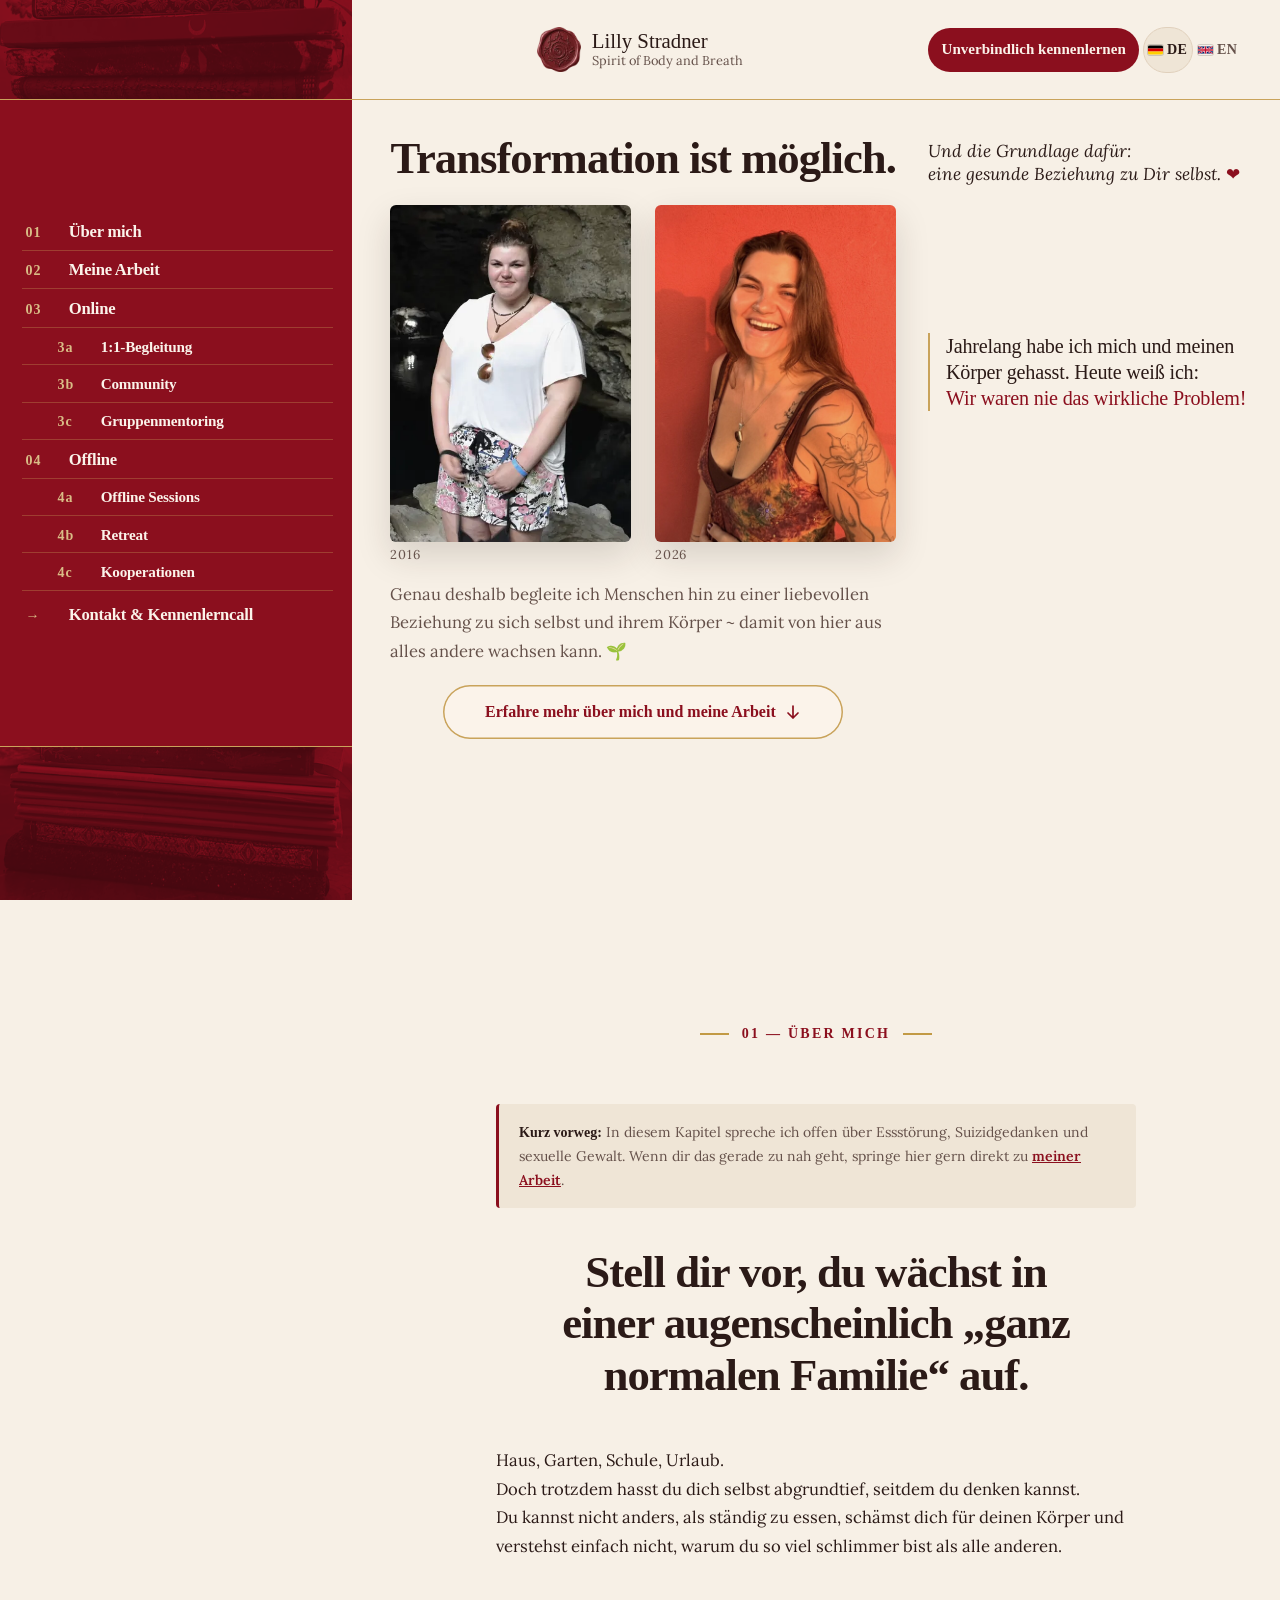
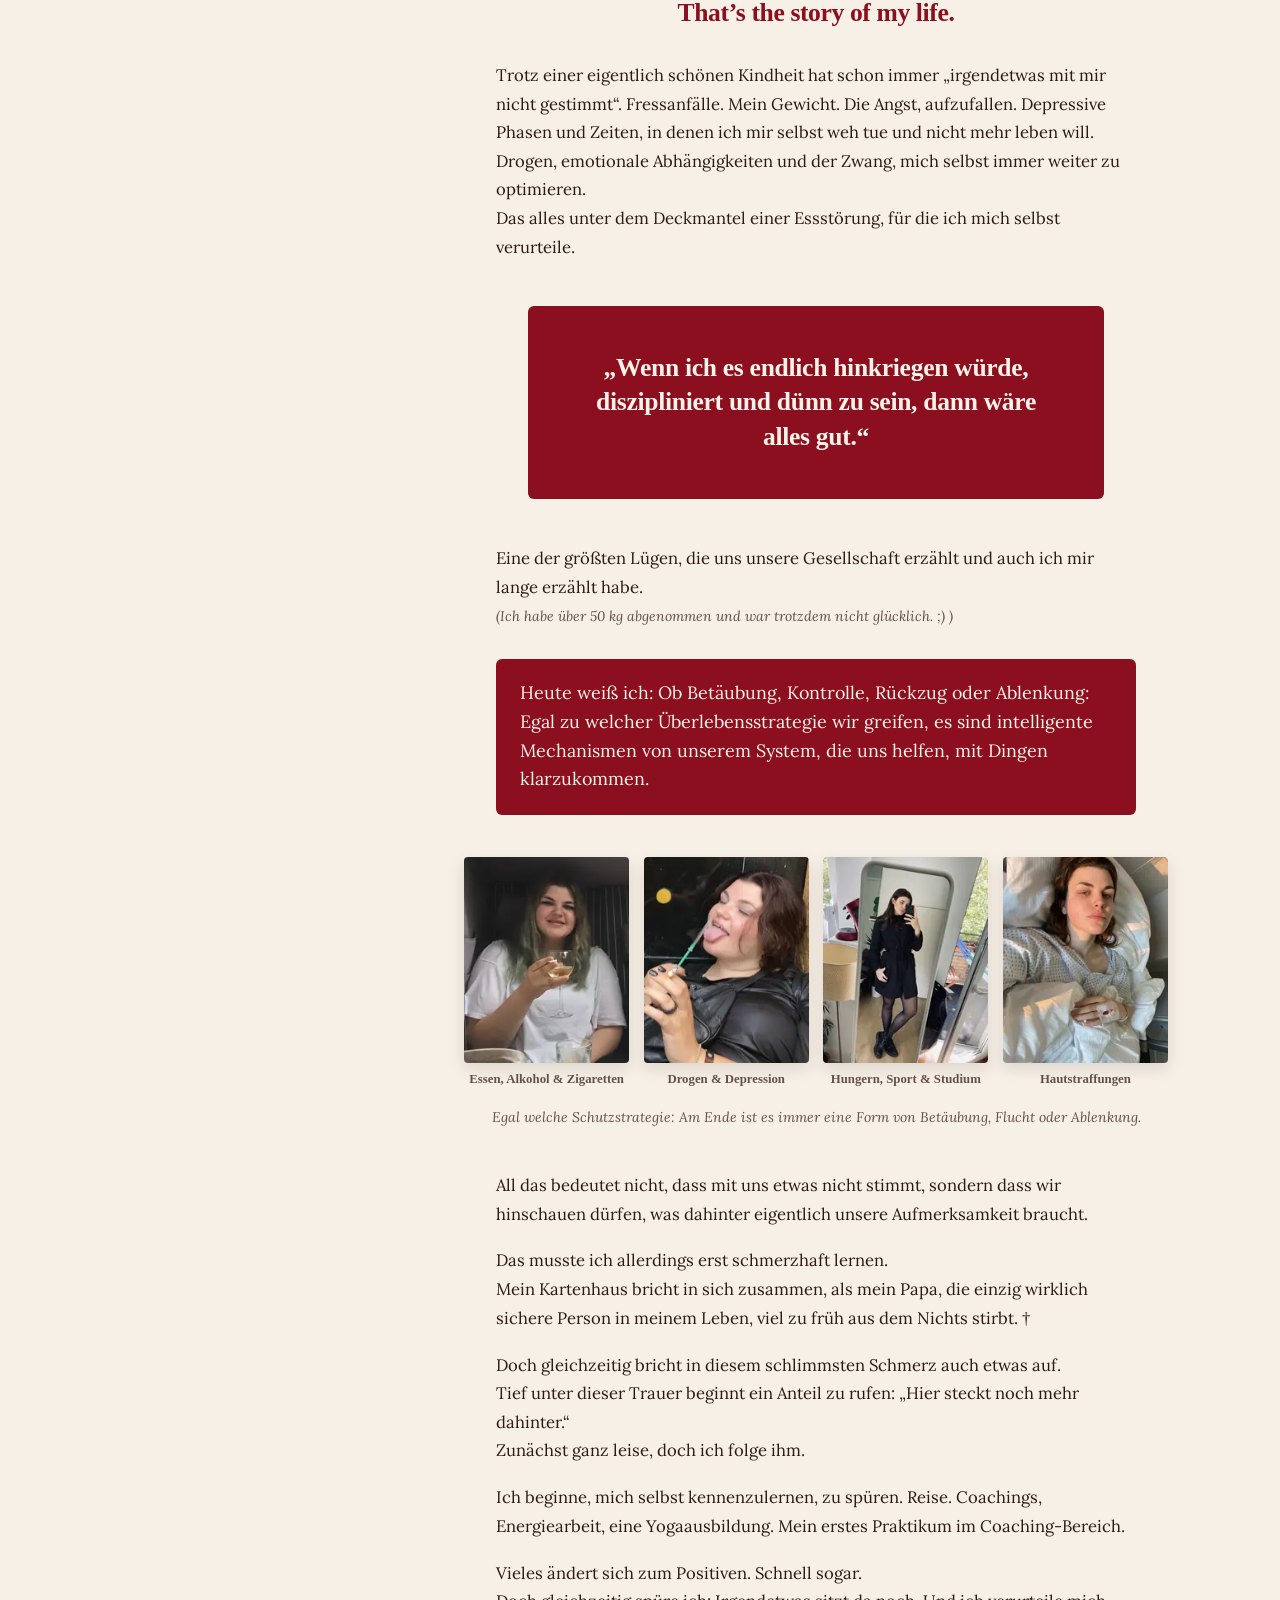
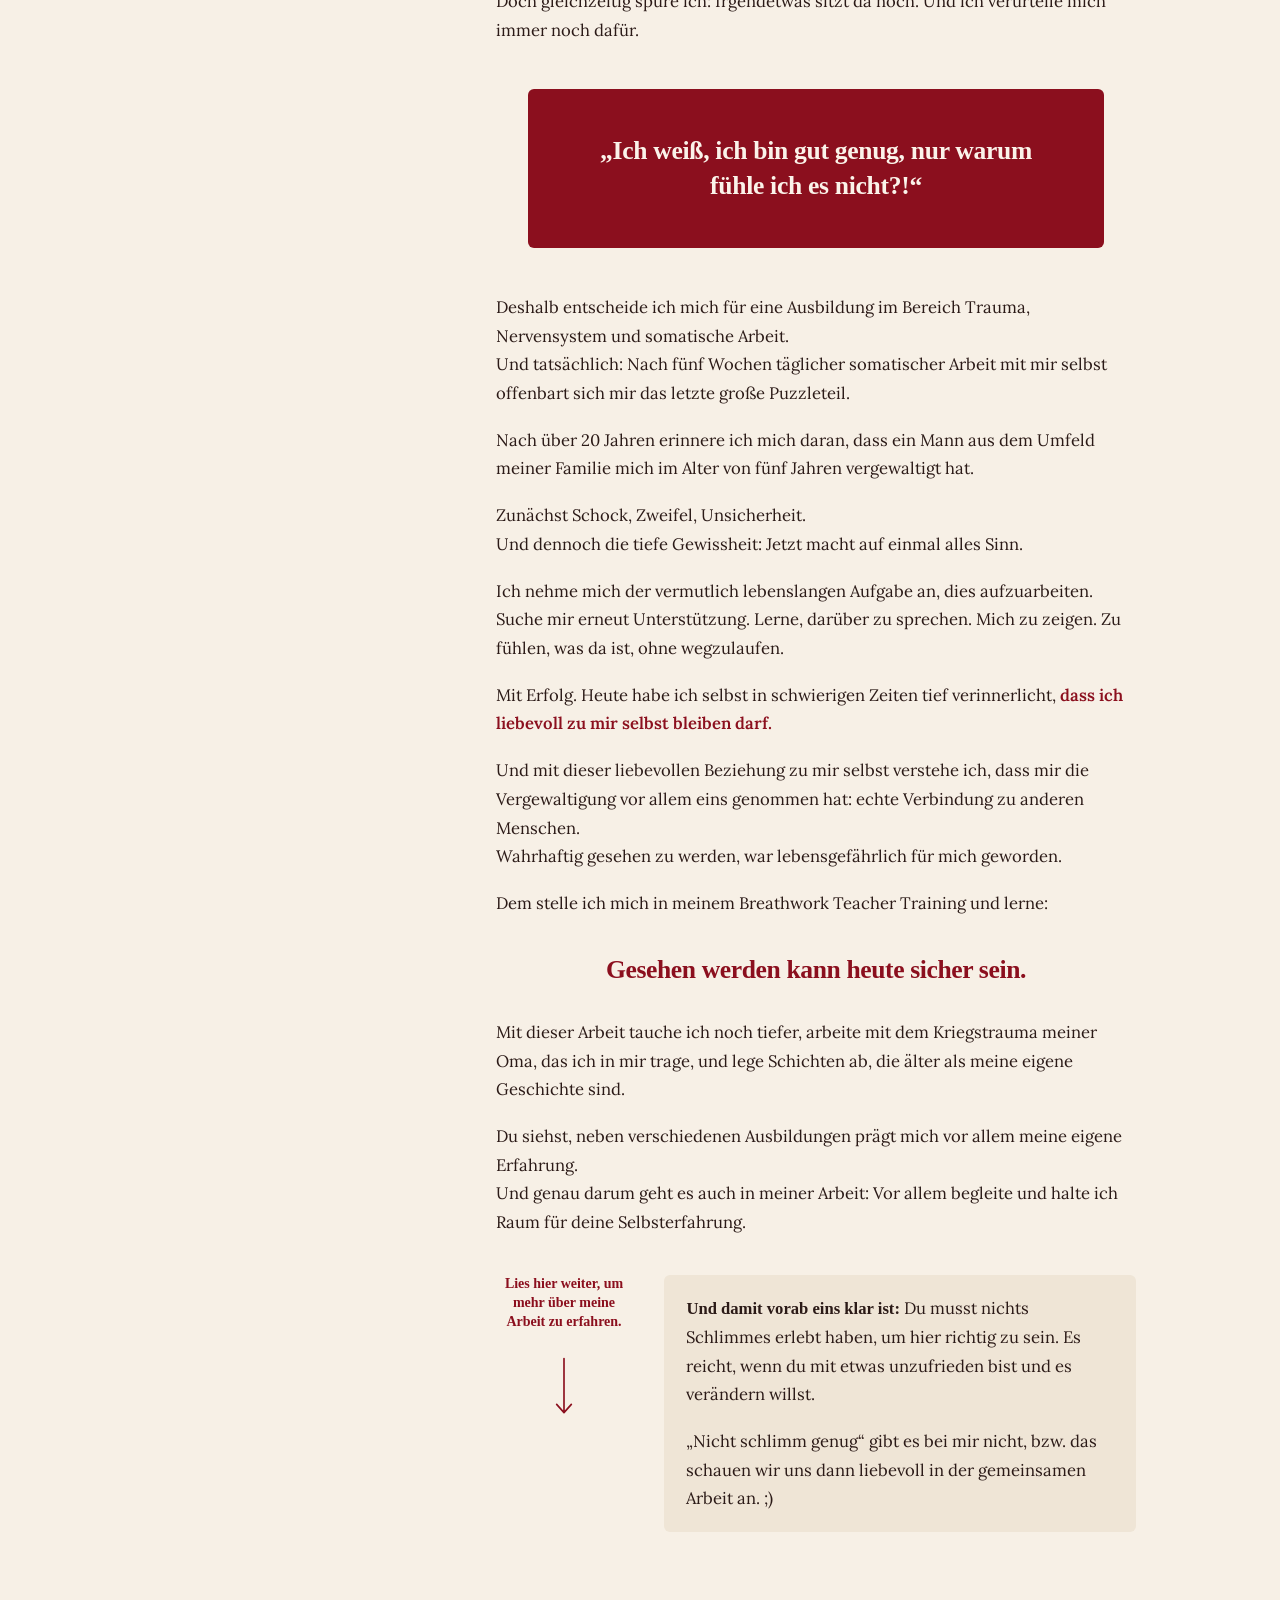
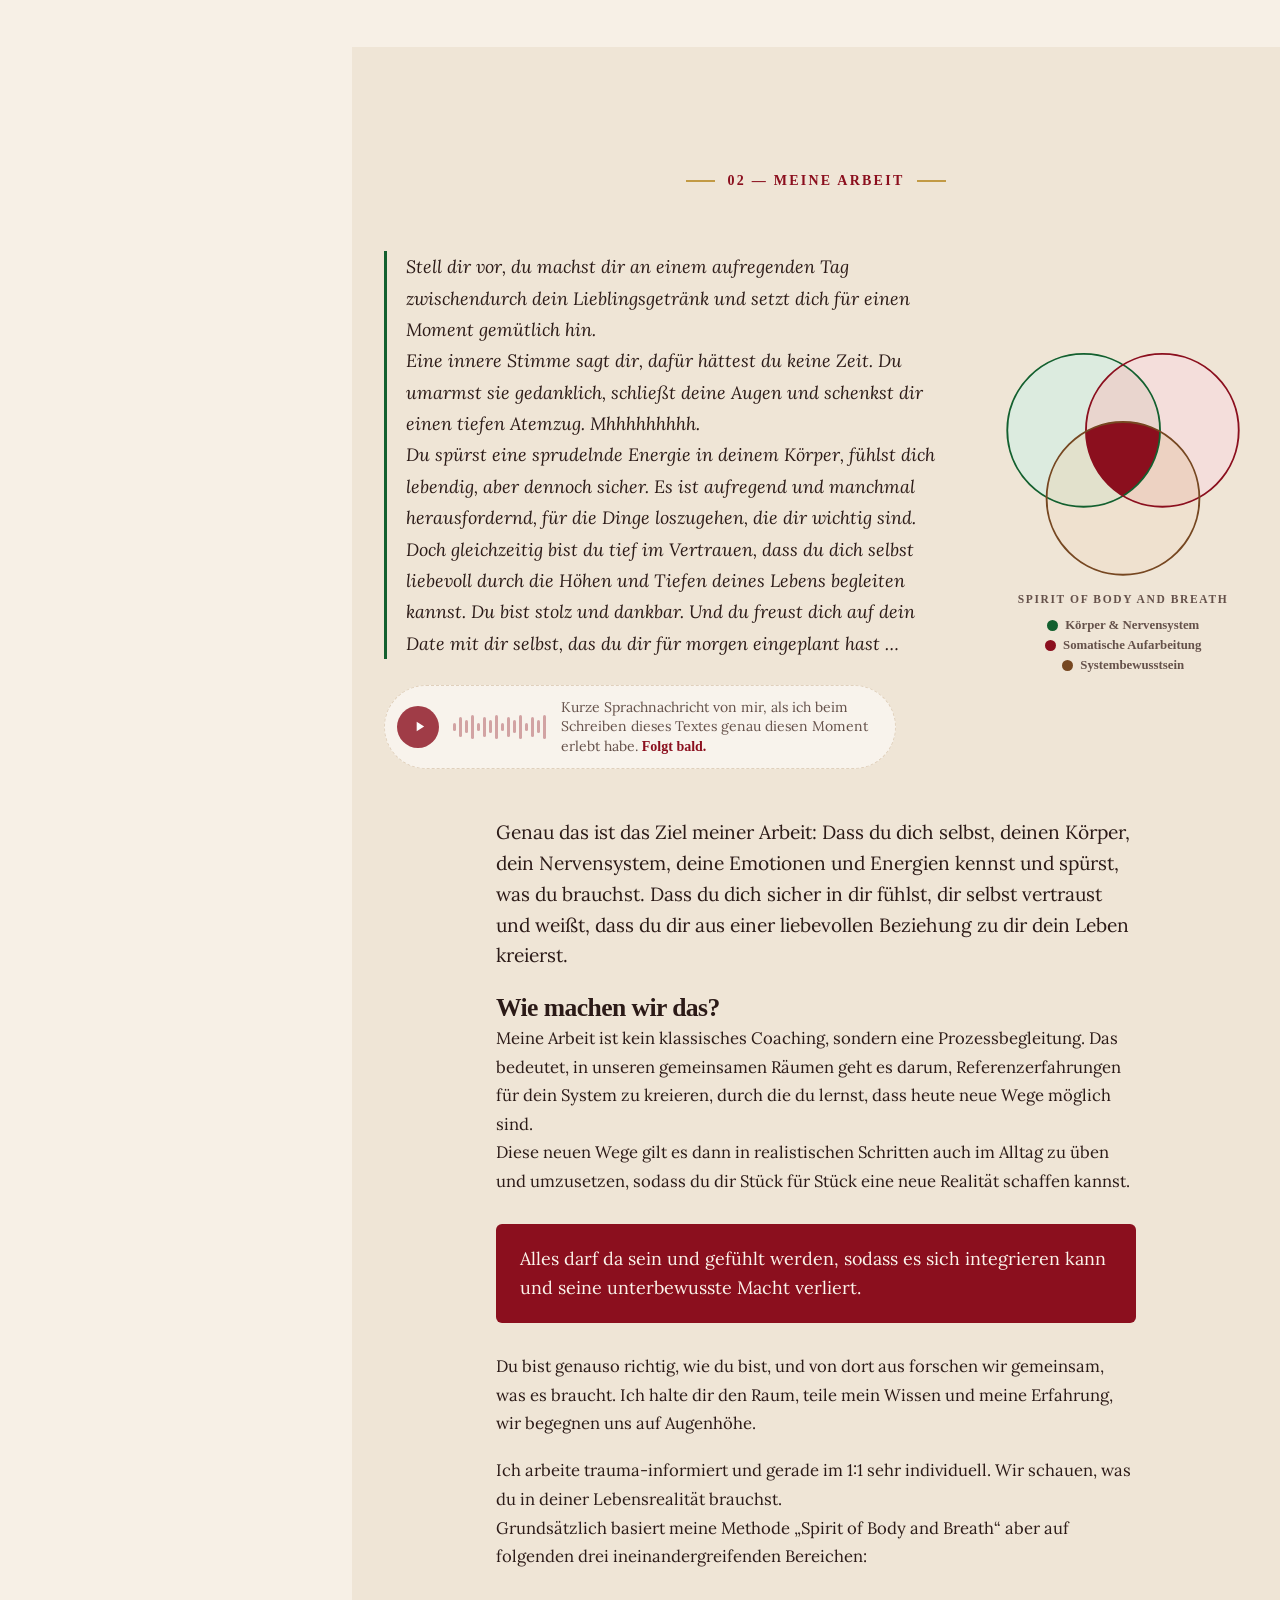
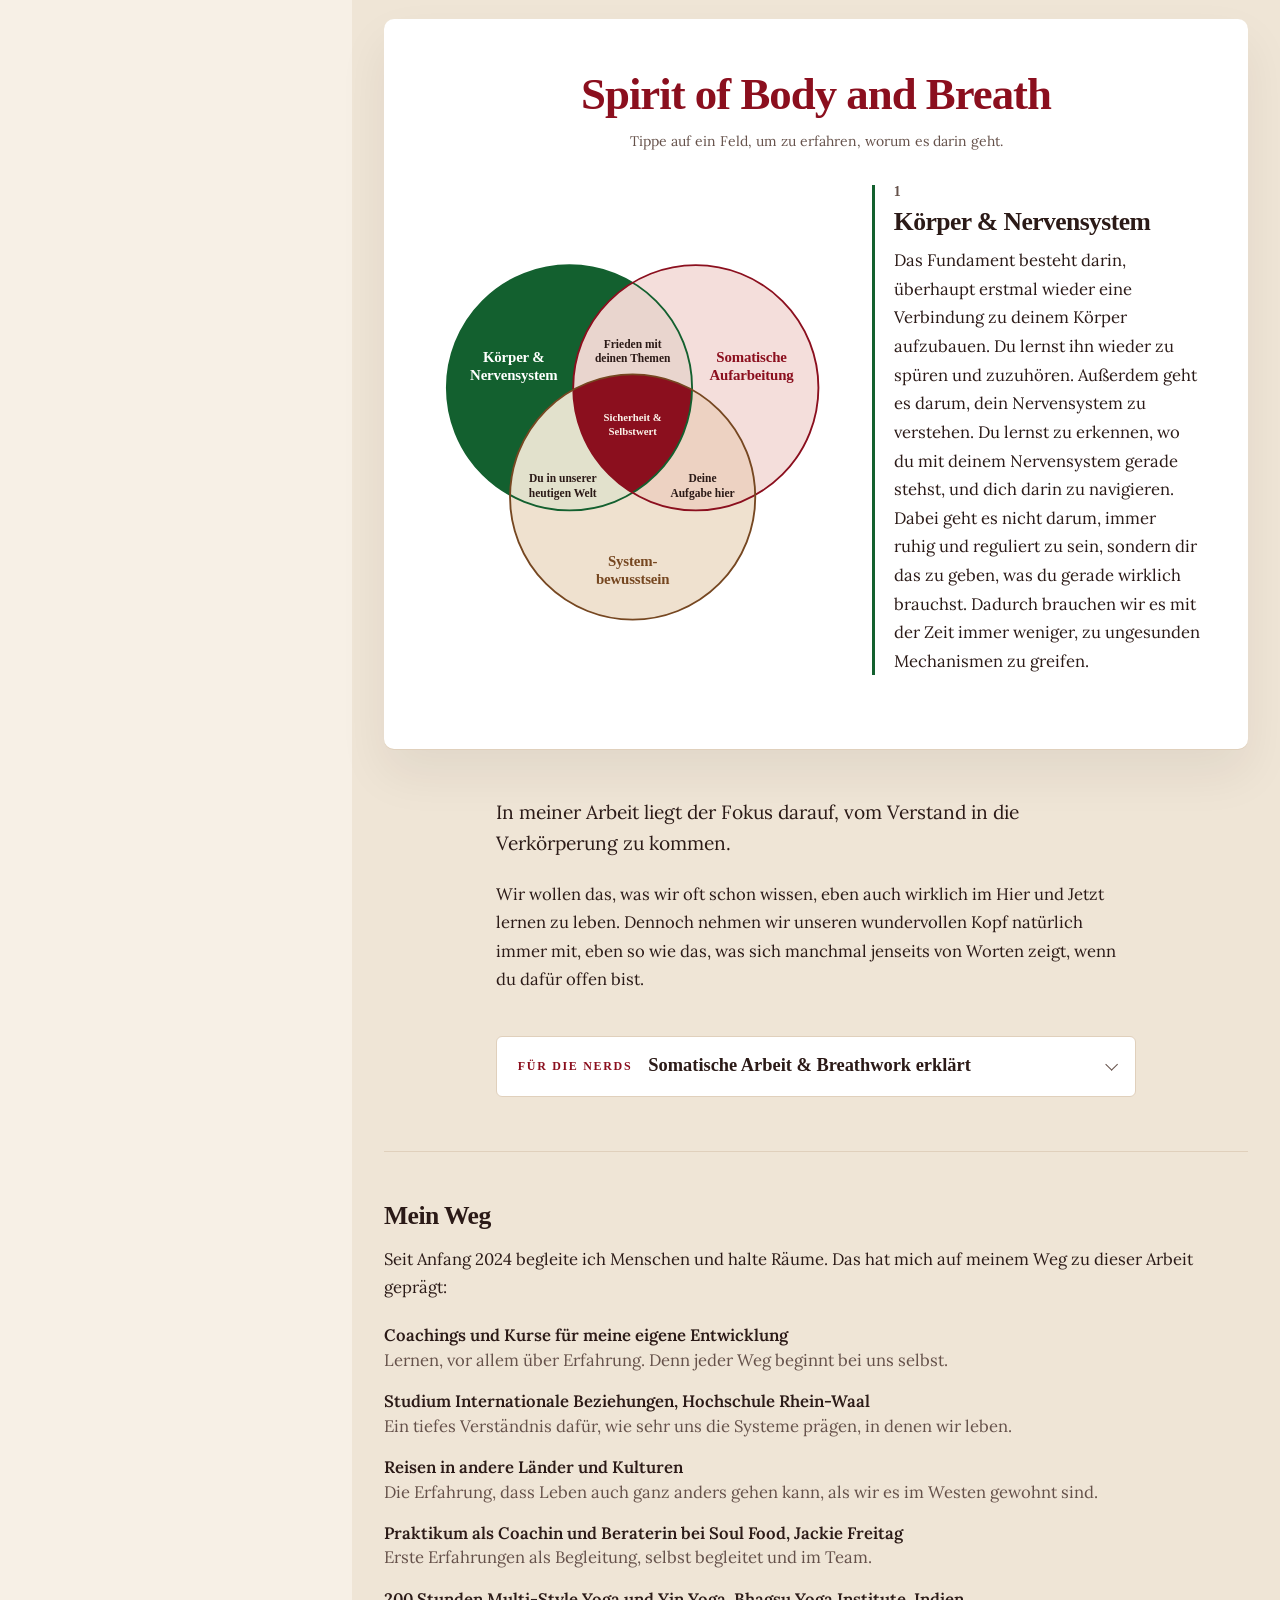
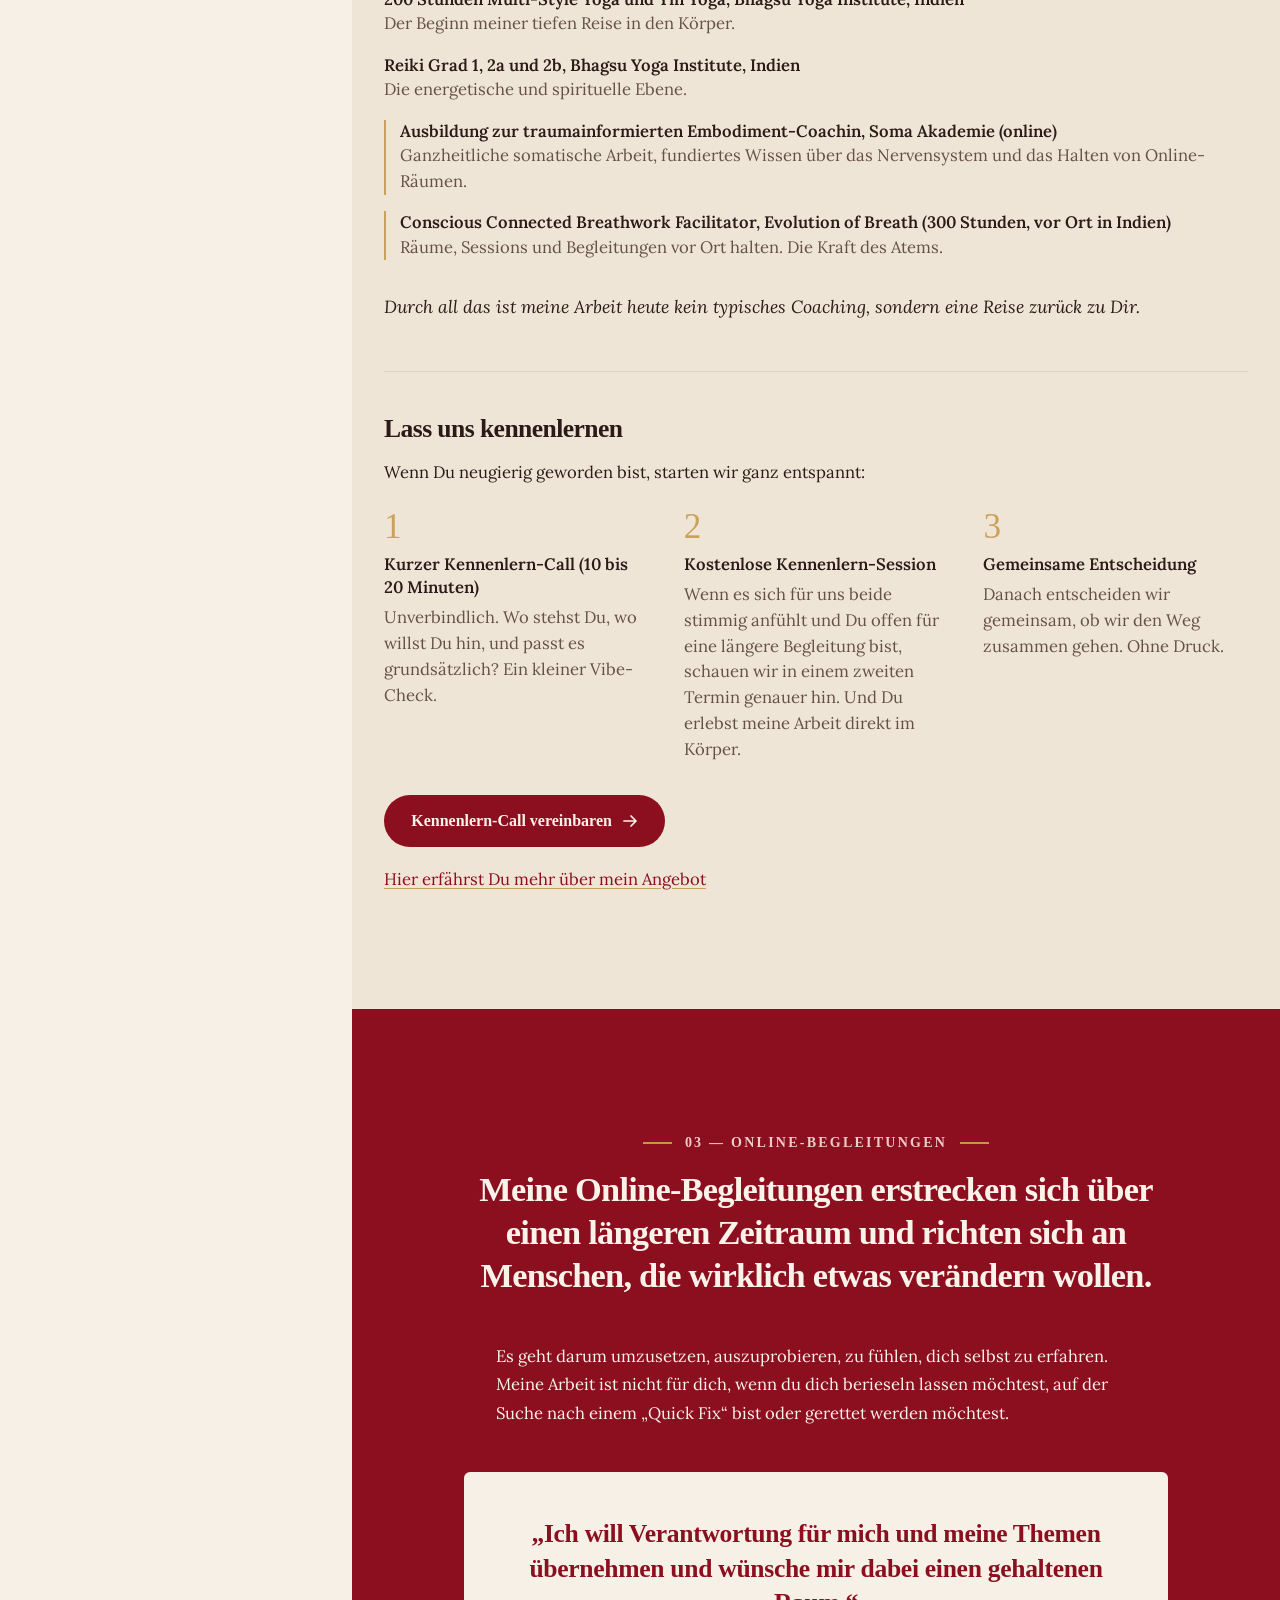
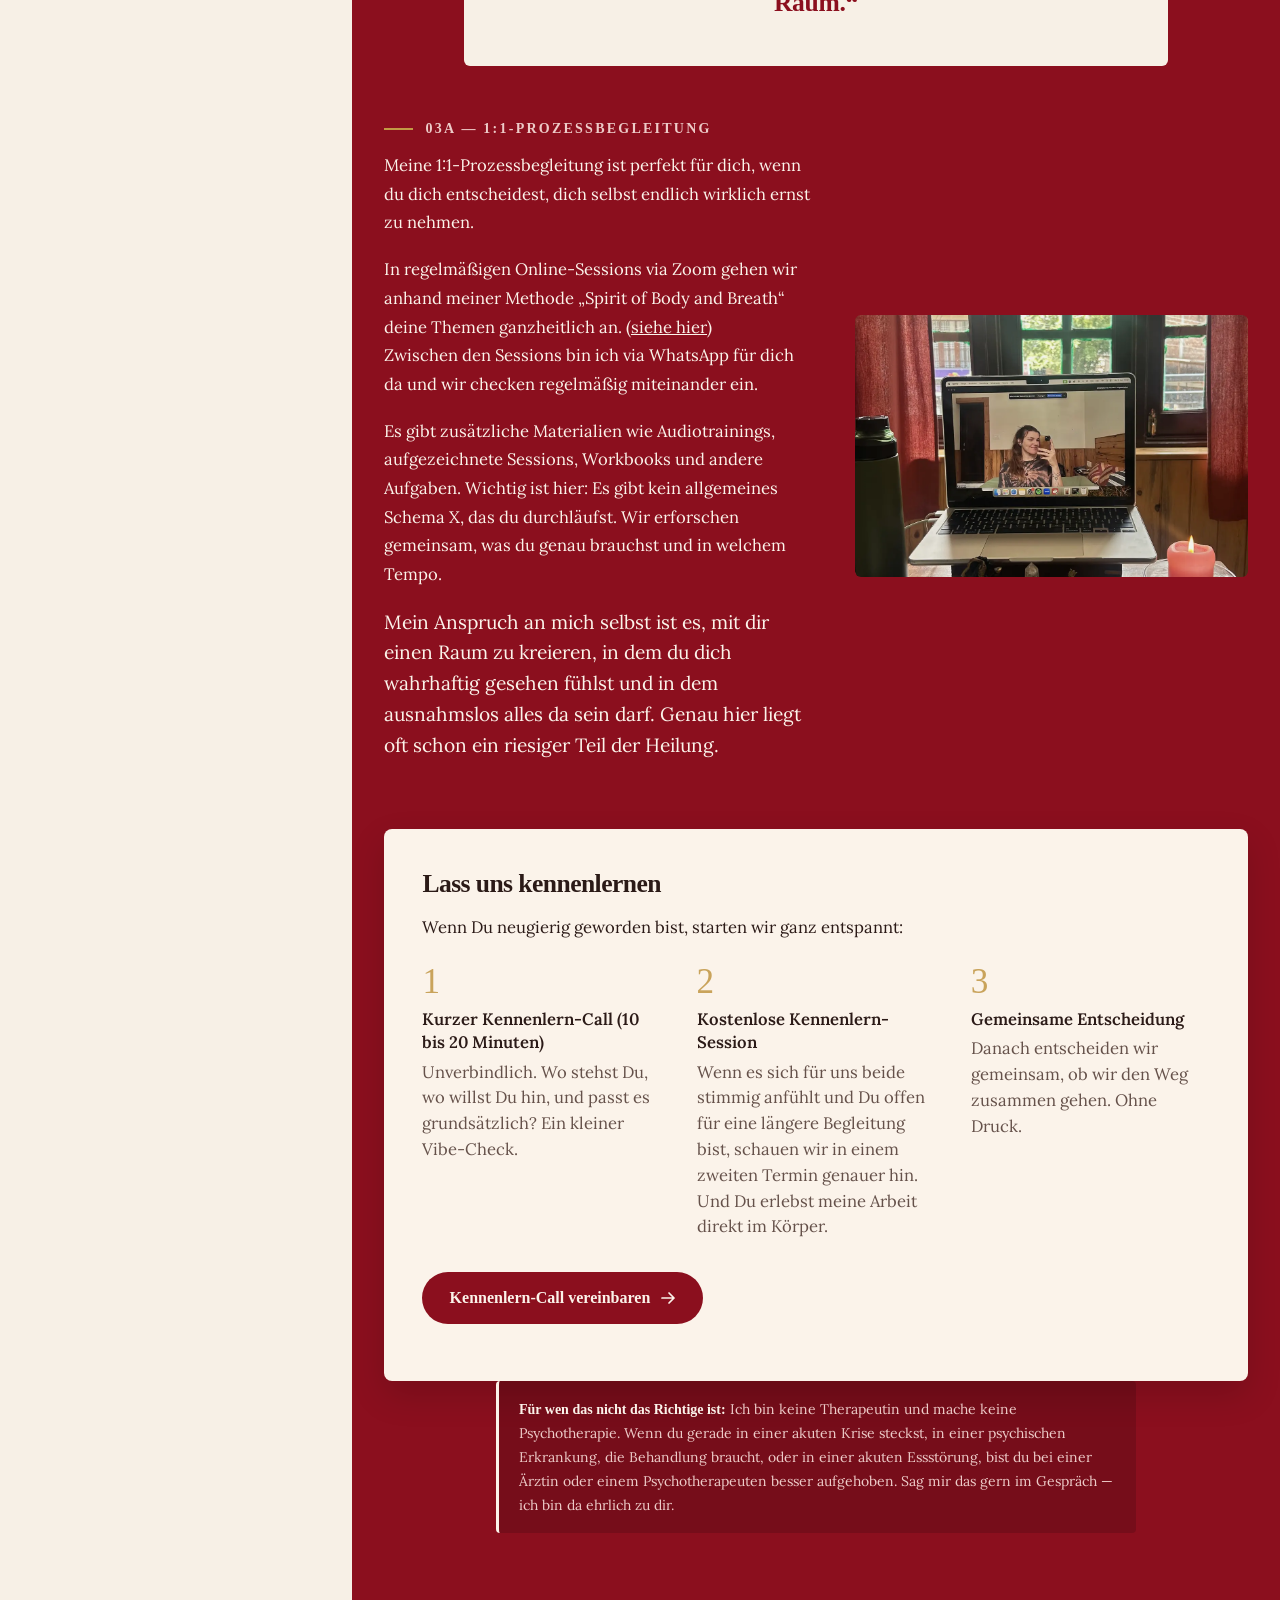
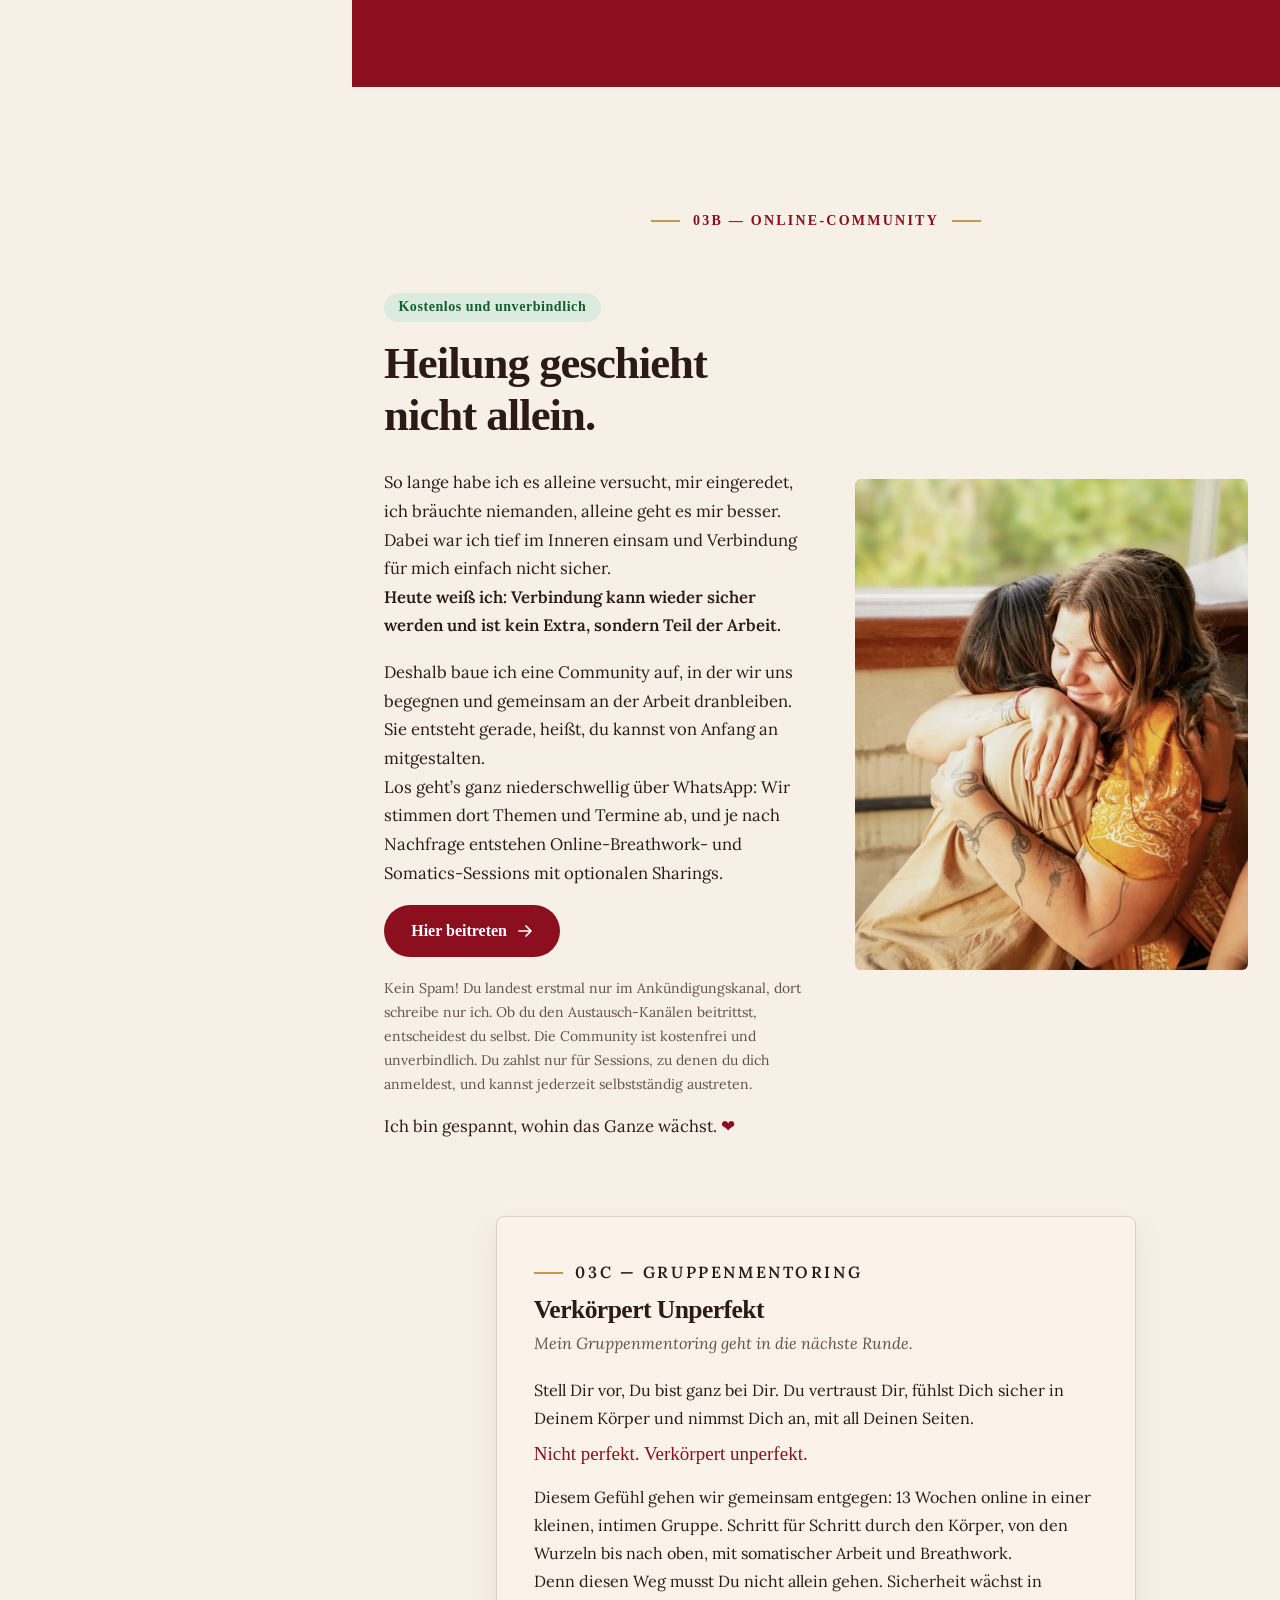
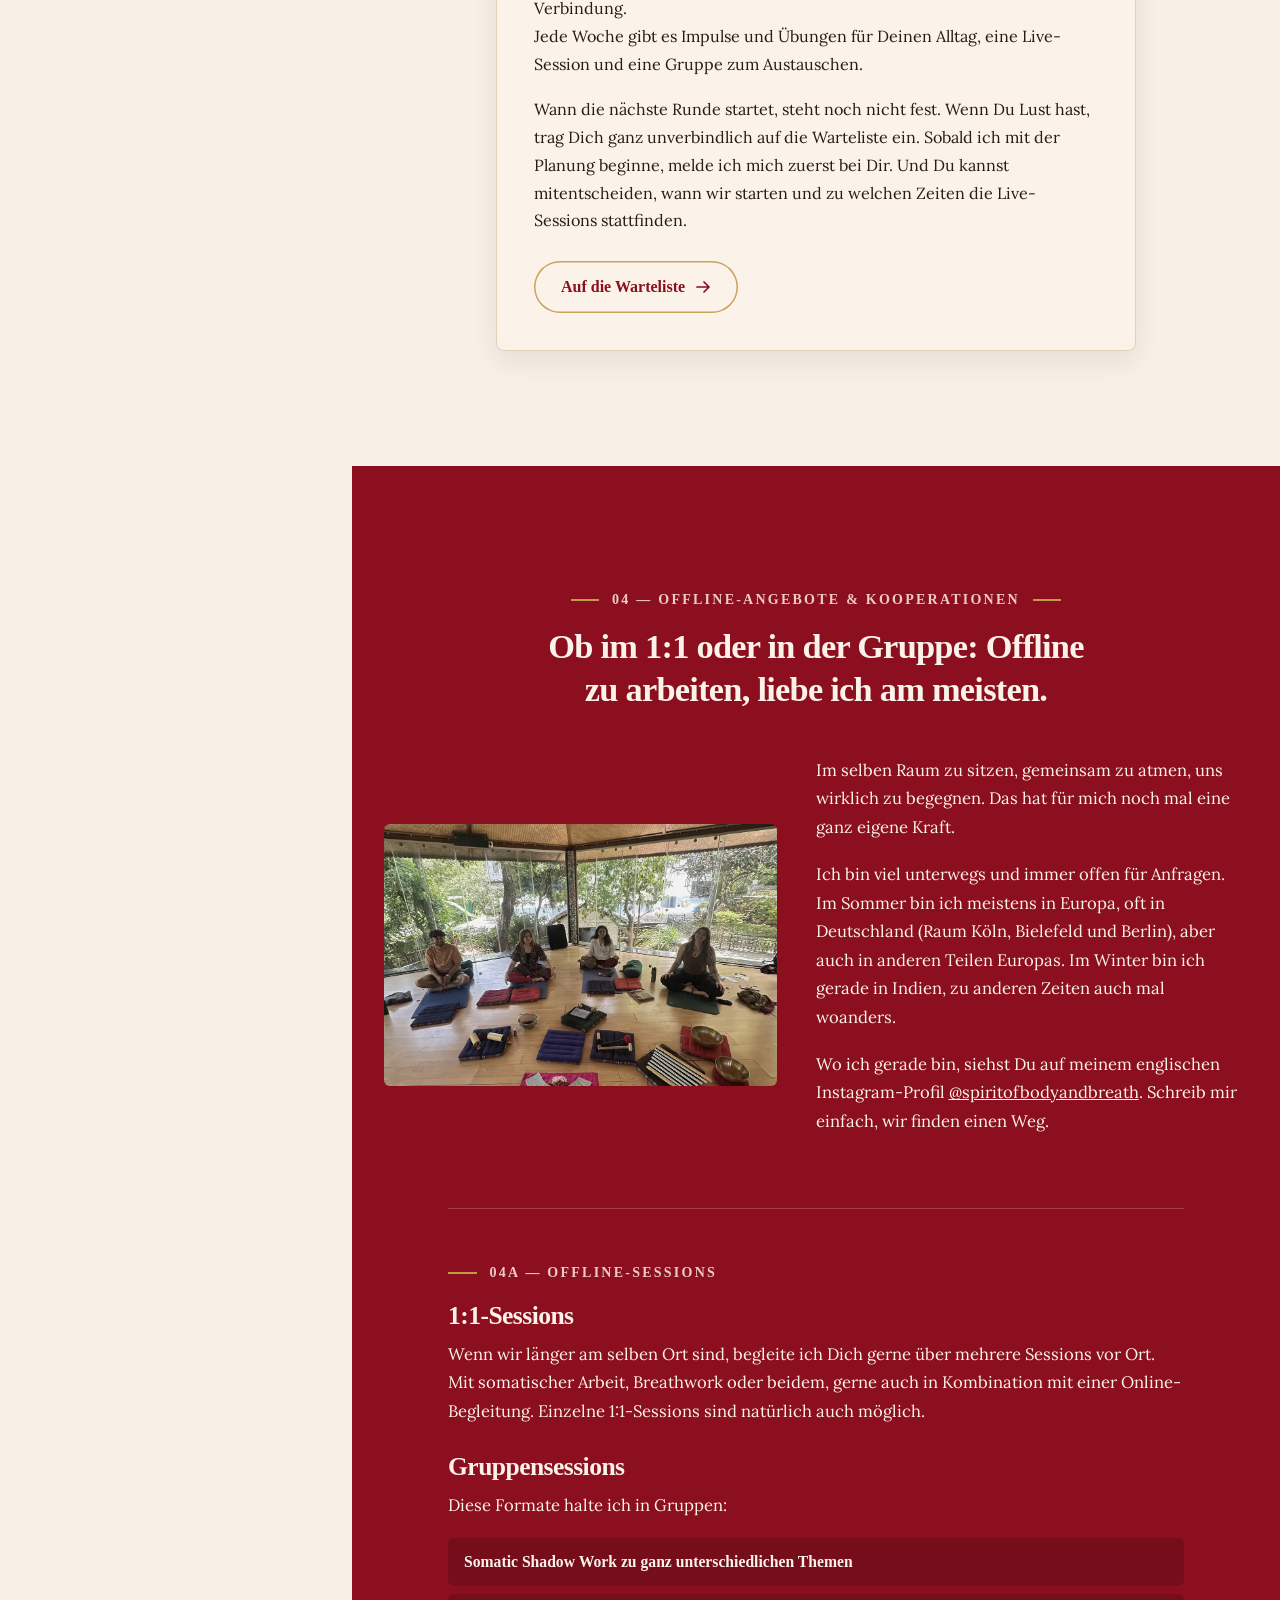
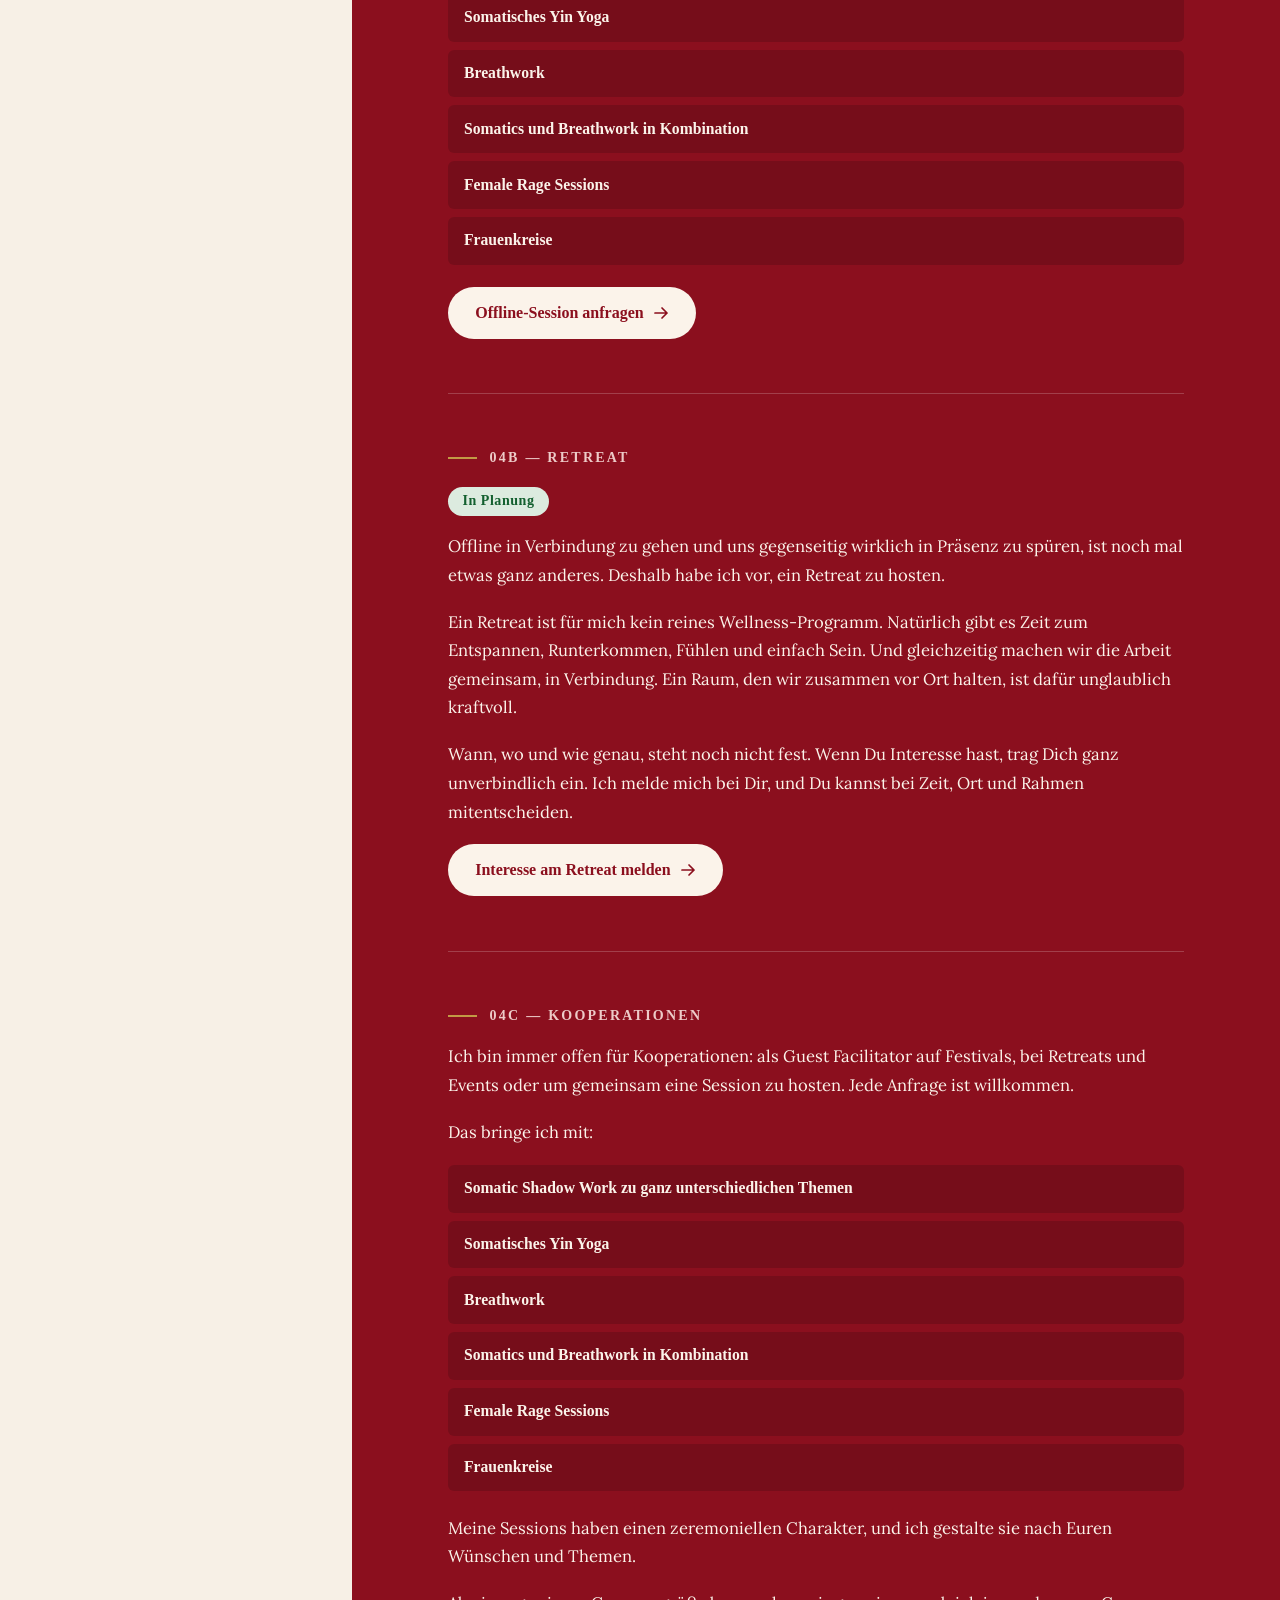
<file: index.html>
<!doctype html>
<html lang="de">
<head>
<meta charset="utf-8">
<meta name="viewport" content="width=device-width, initial-scale=1">
<script>document.documentElement.classList.add('js')</script>

<!-- ENTFERNEN, sobald Impressum + Datenschutz vollstaendig sind und Lilly freigegeben hat -->

<title>Somatische Prozessbegleitung &amp; Atemarbeit | Lilly Stradner</title>
<meta name="description" content="Lilly Stradner begleitet Menschen hin zu einer liebevollen Beziehung zu sich selbst und ihrem Körper — mit somatischer Arbeit, Nervensystemarbeit und Atemarbeit. Unverbindlicher Kennenlerncall.">
<link rel="canonical" href="https://lillystradner.de/">
<link rel="alternate" hreflang="de" href="https://lillystradner.de/">
<link rel="alternate" hreflang="en" href="https://lillystradner.de/en.html">
<link rel="alternate" hreflang="x-default" href="https://lillystradner.de/">

<meta property="og:title" content="Lilly Stradner · Spirit of Body and Breath">
<meta property="og:description" content="Somatische Prozessbegleitung &amp; Atemarbeit. Transformation ist möglich.">
<meta property="og:type" content="website">
<meta property="og:locale" content="de_DE">
<!-- Vorschau-URL, NICHT die spaetere Kundendomain -->
<meta property="og:url" content="https://lillystradner.de/">
<meta property="og:image" content="https://lillystradner.de/assets/og.jpg">
<meta property="og:image:width" content="1200">
<meta property="og:image:height" content="630">
<meta name="theme-color" content="#F7F0E6">
<link rel="icon" href="data:image/svg+xml,%3Csvg xmlns='http://www.w3.org/2000/svg' viewBox='0 0 32 32'%3E%3Crect width='32' height='32' rx='7' fill='%23792427'/%3E%3Cpath d='M16 7a9 9 0 1 0 9 9 7 7 0 1 1-7-7' fill='none' stroke='%23F7F0E6' stroke-width='2.4' stroke-linecap='round'/%3E%3C/svg%3E">
<!-- Hero-Diptychon vorladen: beide Bilder sind LCP-Kandidaten. -->
<link rel="preload" as="image" type="image/webp"
      imagesrcset="assets/img/frueher-440.webp 440w, assets/img/frueher-880.webp 880w"
      imagesizes="(min-width:900px) 260px, 42vw">
<link rel="preload" as="image" href="assets/img/heute-neu.jpg" type="image/jpeg">
<link rel="preload" href="assets/fonts/lora-400.woff2" as="font" type="font/woff2" crossorigin>
<link rel="stylesheet" href="assets/fonts.css">
<link rel="stylesheet" href="assets/tokens.css">
<link rel="stylesheet" href="assets/site.css">
</head>
<body>

<a class="skip" href="#inhalt">Zum Inhalt springen</a>

<!-- Glut-Linie: wandert beim Scrollen mit. Rein dekorativ. -->
<div class="glutlinie" aria-hidden="true"><span></span></div>

<!-- ══ Kopfleiste ══ Sprache immer sichtbar, nie hinter einem Aufklapper -->
<header class="kopf">
  <button class="menue-knopf" id="menue" aria-expanded="false" aria-controls="nav">
    <svg viewBox="0 0 15 11" aria-hidden="true">
      <line class="b1" x1="0" y1="1" x2="15" y2="1"/>
      <line class="b2" x1="0" y1="5.5" x2="15" y2="5.5"/>
      <line class="b3" x1="0" y1="10" x2="15" y2="10"/>
    </svg>
    <span>Menü</span>
  </button>

  <!-- Brandzeichen (19.11.): mittig in der Leiste, fuehrt zum Seitenanfang.
       Ersetzt das Siegel, das vorher im Hero stand. -->
  <div class="kopf-mitte">
  <a class="kopf-marke" href="#">
    <img src="assets/img/siegel-120.webp" width="40" height="41" fetchpriority="high"
         srcset="assets/img/siegel-120.webp 120w, assets/img/siegel-240.webp 240w" sizes="(min-width:1024px) 44px, 34px"
         alt="Spirit of Body and Breath Logo">
    <span>
      <b>Lilly Stradner</b>
      <i>Spirit of Body and Breath</i>
    </span>
  </a>
  </div>

  <div class="kopf-rechts">

  <!-- Runde 2: Lilly will den Kennenlerncall „wirklich ohne Hürde" — deshalb
       dauerhaft erreichbar. Ab 1024px in der Kopfleiste, darunter schwebt er
       unten am Rand, sobald der Hero verlassen ist (site.js). -->
  <a class="kennenlernen" href="#kontakt" data-thema="Kennenlerncall">Unverbindlich kennenlernen</a>

  <nav class="sprache" aria-label="Sprache wählen">
    <a href="index.html" aria-current="true" hreflang="de">
      <svg class="flagge" viewBox="0 0 5 3" aria-hidden="true"><rect width="5" height="1" y="0" fill="#000"/><rect width="5" height="1" y="1" fill="#D00"/><rect width="5" height="1" y="2" fill="#FFCE00"/></svg>
      DE
    </a>
    <a href="en.html" hreflang="en">
      <svg class="flagge" viewBox="0 0 60 30" aria-hidden="true"><clipPath id="s"><path d="M0 0v30h60V0z"/></clipPath><g clip-path="url(#s)"><path d="M0 0v30h60V0z" fill="#012169"/><path d="M0 0l60 30m0-30L0 30" stroke="#fff" stroke-width="6"/><path d="M0 0l60 30m0-30L0 30" stroke="#C8102E" stroke-width="4"/><path d="M30 0v30M0 15h60" stroke="#fff" stroke-width="10"/><path d="M30 0v30M0 15h60" stroke="#C8102E" stroke-width="6"/></g></svg>
      EN
    </a>
  </nav>
  </div>
</header>

<!-- ══ Seitenreiter (ab 900px) ══ -->
<nav class="rail" aria-label="Kapitel">
  <a href="#ueber-mich"  data-titel="Über mich"><span class="sr">Über mich</span></a>
  <a href="#arbeit"      data-titel="Meine Arbeit"><span class="sr">Meine Arbeit</span></a>
  <a href="#begleitung"  data-titel="Online-Begleitungen"><span class="sr">Online-Begleitungen</span></a>
  <a href="#community"   data-titel="Online-Community"><span class="sr">Online-Community</span></a>
  <a href="#offline"     data-titel="Offline &amp; Kooperationen"><span class="sr">Offline &amp; Kooperationen</span></a>
  <a href="#kontakt"     data-titel="Kontakt"><span class="sr">Kontakt</span></a>
</nav>

<!-- ══ Ausklapp-Navigation ══ Punkte exakt nach Lillys PDF (Runde 2) -->
<div class="nav" id="nav" data-offen="false">
  <ol>
    <li><a href="#ueber-mich"><span>01</span> Über mich</a></li>
    <li><a href="#arbeit"><span>02</span> Meine Arbeit</a></li>
    <li><a href="#begleitung"><span>03</span> Online</a></li>
    <li class="unter"><a href="#einszueins"><span>3a</span> 1:1-Begleitung</a></li>
    <li class="unter"><a href="#community"><span>3b</span> Community</a></li>
    <li class="unter"><a href="#gruppen"><span>3c</span> Gruppenmentoring</a></li>
    <li><a href="#offline"><span>04</span> Offline</a></li>
    <li class="unter"><a href="#offline-sessions"><span>4a</span> Offline Sessions</a></li>
    <li class="unter"><a href="#retreat"><span>4b</span> Retreat</a></li>
    <li class="unter"><a href="#kooperationen"><span>4c</span> Kooperationen</a></li>
    <li class="nav-kontakt"><a href="#kontakt"><span>→</span> Kontakt &amp; Kennenlerncall</a></li>
  </ol>
</div>

<main id="inhalt">

<!-- ══════════ HERO ══════════
     Reihenfolge nach Lillys PDF (Runde 2):
     Bilder → „Transformation ist möglich." → Grundlage → Zeile →
     ihr neuer Text → Einladung zum Runterscrollen.
     Das Siegel mit „Spirit of…" steht seit 19.11. oben in der Kopfleiste. -->
<section class="hero">
  <!-- 19.11. (Lilly, Runde 4): alle Teile direkt im Raster, in der Handy-
       Reihenfolge. Desktop: links Text (ca. 60 %), rechts die Fotos, senkrecht
       mittig. Handy: Ueberschrift, Grundlage, Fotos, Zitat, Absatz, Zeile, Knoepfe. -->
  <div class="buehne hero-gitter">
    <h1>Transformation ist möglich.</h1>

    <p class="grundlage">Und die Grundlage dafür:<br> eine gesunde Beziehung zu Dir selbst. <span class="herz" aria-hidden="true">❤</span></p>

    <div class="dipt">
      <figure>
        <picture>
          <source type="image/webp" srcset="assets/img/frueher-440.webp 440w, assets/img/frueher-880.webp 880w" sizes="(min-width:900px) 20vw, 42vw">
          <img src="assets/img/frueher-440.jpg"
               srcset="assets/img/frueher-440.jpg 440w, assets/img/frueher-880.jpg 880w"
               sizes="(min-width:900px) 20vw, 42vw"
               width="440" height="616" fetchpriority="high"
             alt="Lilly vor zehn Jahren in einer Höhle: weißes Shirt, Haare hochgesteckt, vorsichtiges Lächeln.">
        </picture>
        <!-- Jahreszahl aus den Aufnahmedaten der Dateien — Lilly bestaetigen lassen -->
        <figcaption>2016</figcaption>
      </figure>
      <figure>
        <picture>
          <img src="assets/img/heute-neu.jpg"
               width="440" height="616" fetchpriority="high"
             alt="Lilly heute lachend vor einer roten Wand: gemustertes Top, tätowierter Arm, offenes Lächeln.">
        </picture>
        <figcaption>2026</figcaption>
      </figure>
    </div>

    <p class="kern">Jahrelang habe ich mich und meinen Körper gehasst. Heute weiß ich:<br> <em>Wir waren nie das wirkliche Problem!</em></p>
    <p class="hero-absatz">Genau deshalb begleite ich Menschen hin zu einer liebevollen Beziehung zu sich selbst und ihrem Körper ~ damit von hier aus alles andere wachsen kann.&nbsp;<span aria-hidden="true">🌱</span></p>

    <!-- Runde 2: ohne Strich davor, „&" statt Punkt, am Handy in EINER Zeile. -->
    <p class="zeile">Somatische Prozessbegleitung &amp; Atemarbeit</p>

    <div class="hero-wege">
      <a class="knopf runter" href="#ueber-mich">
        Erfahre mehr über mich und meine Arbeit
        <svg viewBox="0 0 16 16" fill="none" aria-hidden="true"><path d="M8 2v12M3 9l5 5 5-5" stroke="currentColor" stroke-width="1.7" stroke-linecap="round" stroke-linejoin="round"/></svg>
      </a>
    </div>
  </div>
</section>


<!-- ══════════ 01 · ÜBER MICH ══════════
     Text 1:1 aus Lillys PDF (Runde 2). -->
<section id="ueber-mich">
  <div class="buehne">
    <div class="kapitel-kopf reveal"><p class="marke">01 — Über mich</p></div>

    <!-- W12: Trigger-Hinweis vor der Geschichte. -->
    <div class="hinweis reveal">
      <strong>Kurz vorweg:</strong> In diesem Kapitel spreche ich offen über Essstörung, Suizidgedanken und sexuelle Gewalt. Wenn dir das gerade zu nah geht, springe hier gern direkt zu <a href="#arbeit">meiner Arbeit</a>.
    </div>

    <div class="kapitel-kopf reveal"><h2>Stell dir vor, du wächst in einer augenscheinlich „ganz normalen Familie“ auf.</h2></div>

    <div class="lese reveal">
      <p>Haus, Garten, Schule, Urlaub.<br>Doch trotzdem hasst du dich selbst abgrundtief, seitdem du denken kannst.<br>Du kannst nicht anders, als ständig zu essen, schämst dich für deinen Körper und verstehst einfach nicht, warum du so viel schlimmer bist als alle anderen.</p>

      <p class="satz-gross">That’s the story of my life.</p>

      <p>Trotz einer eigentlich schönen Kindheit hat schon immer „irgendetwas mit mir nicht gestimmt“. Fressanfälle. Mein Gewicht. Die Angst, aufzufallen. Depressive Phasen und Zeiten, in denen ich mir selbst weh tue und nicht mehr leben will. Drogen, emotionale Abhängigkeiten und der Zwang, mich selbst immer weiter zu optimieren.<br>Das alles unter dem Deckmantel einer Essstörung, für die ich mich selbst verurteile.</p>
    </div>

    <figure class="pergament schmal reveal">
      <blockquote>„Wenn ich es endlich hinkriegen würde, diszipliniert und dünn zu sein, dann wäre alles gut.“</blockquote>
    </figure>

    <div class="lese reveal">
      <p>Eine der größten Lügen, die uns unsere Gesellschaft erzählt und auch ich mir lange erzählt habe.<br><span class="beiseite">(Ich habe über 50 kg abgenommen und war trotzdem nicht glücklich. ;) )</span></p>
      <p class="markiert">Heute weiß ich: Ob Betäubung, Kontrolle, Rückzug oder Ablenkung: Egal zu welcher Überlebensstrategie wir greifen, es sind intelligente Mechanismen von unserem System, die uns helfen, mit Dingen klarzukommen.</p>
    </div>

    <!-- Runde 2: Bilderreihe. Vier Phasen, gleiches Format, auch am Handy in
         EINER Zeile (Lillys ausdruecklicher Wunsch). Nicht auf 2x2 umbrechen. -->
    <figure class="bilderreihe reveal">
      <ol>
        <li>
          <picture>
            <source type="image/webp" srcset="assets/img/reihe-1-200.webp 200w, assets/img/reihe-1-400.webp 400w" sizes="(min-width:760px) 150px, 22vw">
            <img src="assets/img/reihe-1-200.jpg" srcset="assets/img/reihe-1-200.jpg 200w, assets/img/reihe-1-400.jpg 400w" sizes="(min-width:760px) 150px, 22vw" width="200" height="250" loading="lazy" decoding="async" alt="Lilly mit grünen Haarspitzen, ein Weinglas und eine Zigarette in der Hand.">
          </picture>
          <span>Essen, Alkohol &amp; Zigaretten</span>
        </li>
        <li>
          <picture>
            <source type="image/webp" srcset="assets/img/reihe-2-200.webp 200w, assets/img/reihe-2-400.webp 400w" sizes="(min-width:760px) 150px, 22vw">
            <img src="assets/img/reihe-2-200.jpg" srcset="assets/img/reihe-2-200.jpg 200w, assets/img/reihe-2-400.jpg 400w" sizes="(min-width:760px) 150px, 22vw" width="200" height="250" loading="lazy" decoding="async" alt="Lilly in Lederjacke, Augen geschlossen, Zunge herausgestreckt, eine Zigarette zwischen den Fingern.">
          </picture>
          <span>Drogen &amp; Depression</span>
        </li>
        <li>
          <picture>
            <source type="image/webp" srcset="assets/img/reihe-3-200.webp 200w, assets/img/reihe-3-400.webp 400w" sizes="(min-width:760px) 150px, 22vw">
            <img src="assets/img/reihe-3-200.jpg" srcset="assets/img/reihe-3-200.jpg 200w, assets/img/reihe-3-400.jpg 400w" sizes="(min-width:760px) 150px, 22vw" width="200" height="250" loading="lazy" decoding="async" alt="Spiegel-Selfie: Lilly sehr schlank in schwarzem Mantel und Stiefeln.">
          </picture>
          <span>Hungern, Sport &amp; Studium</span>
        </li>
        <li>
          <picture>
            <source type="image/webp" srcset="assets/img/reihe-4-200.webp 200w, assets/img/reihe-4-400.webp 400w" sizes="(min-width:760px) 150px, 22vw">
            <img src="assets/img/reihe-4-200.jpg" srcset="assets/img/reihe-4-200.jpg 200w, assets/img/reihe-4-400.jpg 400w" sizes="(min-width:760px) 150px, 22vw" width="200" height="250" loading="lazy" decoding="async" alt="Lilly im Krankenhausbett, mit Zugang an der Hand.">
          </picture>
          <span>Hautstraffungen</span>
        </li>
      </ol>
      <figcaption>Egal welche Schutzstrategie: Am Ende ist es immer eine Form von Betäubung, Flucht oder Ablenkung.</figcaption>
    </figure>

    <div class="lese reveal">
      <p>All das bedeutet nicht, dass mit uns etwas nicht stimmt, sondern dass wir hinschauen dürfen, was dahinter eigentlich unsere Aufmerksamkeit braucht.</p>

      <p>Das musste ich allerdings erst schmerzhaft lernen.<br>Mein Kartenhaus bricht in sich zusammen, als mein Papa, die einzig wirklich sichere Person in meinem Leben, viel zu früh aus dem Nichts stirbt. †</p>

      <p>Doch gleichzeitig bricht in diesem schlimmsten Schmerz auch etwas auf.<br>Tief unter dieser Trauer beginnt ein Anteil zu rufen: „Hier steckt noch mehr dahinter.“<br>Zunächst ganz leise, doch ich folge ihm.</p>

      <p>Ich beginne, mich selbst kennenzulernen, zu spüren. Reise. Coachings, Energiearbeit, eine Yogaausbildung. Mein erstes Praktikum im Coaching-Bereich.</p>

      <p>Vieles ändert sich zum Positiven. Schnell sogar.<br>Doch gleichzeitig spüre ich: Irgendetwas sitzt da noch. Und ich verurteile mich immer noch dafür.</p>
    </div>

    <figure class="pergament schmal reveal">
      <blockquote>„Ich weiß, ich bin gut genug, nur warum fühle ich es nicht?!“</blockquote>
    </figure>

    <div class="lese reveal">
      <p>Deshalb entscheide ich mich für eine Ausbildung im Bereich Trauma, Nervensystem und somatische Arbeit.<br>Und tatsächlich: Nach fünf Wochen täglicher somatischer Arbeit mit mir selbst offenbart sich mir das letzte große Puzzleteil.</p>

      <!-- HIER: Dieser Absatz laesst sich in einem Stueck entfernen oder vertiefen.
           Wie tief Lillys Geschichte oeffentlich steht, entscheidet sie selbst. -->
      <p>Nach über 20 Jahren erinnere ich mich daran, dass ein Mann aus dem Umfeld meiner Familie mich im Alter von fünf Jahren vergewaltigt hat.</p>

      <p>Zunächst Schock, Zweifel, Unsicherheit.<br>Und dennoch die tiefe Gewissheit: Jetzt macht auf einmal alles Sinn.</p>

      <p>Ich nehme mich der vermutlich lebenslangen Aufgabe an, dies aufzuarbeiten. Suche mir erneut Unterstützung. Lerne, darüber zu sprechen. Mich zu zeigen. Zu fühlen, was da ist, ohne wegzulaufen.</p>

      <p>Mit Erfolg. Heute habe ich selbst in schwierigen Zeiten tief verinnerlicht, <strong class="glut-text">dass ich liebevoll zu mir selbst bleiben darf.</strong></p>

      <p>Und mit dieser liebevollen Beziehung zu mir selbst verstehe ich, dass mir die Vergewaltigung vor allem eins genommen hat: echte Verbindung zu anderen Menschen.<br>Wahrhaftig gesehen zu werden, war lebensgefährlich für mich geworden.</p>

      <p>Dem stelle ich mich in meinem Breathwork Teacher Training und lerne:</p>
      <p class="satz-gross">Gesehen werden kann heute sicher sein.</p>

      <p>Mit dieser Arbeit tauche ich noch tiefer, arbeite mit dem Kriegstrauma meiner Oma, das ich in mir trage, und lege Schichten ab, die älter als meine eigene Geschichte sind.</p>

      <p>Du siehst, neben verschiedenen Ausbildungen prägt mich vor allem meine eigene Erfahrung.<br>Und genau darum geht es auch in meiner Arbeit: Vor allem begleite und halte ich Raum für deine Selbsterfahrung.</p>
    </div>

    <!-- Runde 2: „Pfeil nach unten nebenher neben dem folgenden Textabschnitt" -->
    <div class="weiter reveal">
      <a class="weiter-pfeil" href="#arbeit">
        <span>Lies hier weiter, um mehr über meine Arbeit zu erfahren.</span>
        <svg viewBox="0 0 24 64" fill="none" aria-hidden="true"><path d="M12 2v58M4 52l8 9 8-9" stroke="currentColor" stroke-width="1.8" stroke-linecap="round" stroke-linejoin="round"/></svg>
      </a>
      <div class="weiter-text">
        <p><strong>Und damit vorab eins klar ist:</strong> Du musst nichts Schlimmes erlebt haben, um hier richtig zu sein. Es reicht, wenn du mit etwas unzufrieden bist und es verändern willst.</p>
        <p>„Nicht schlimm genug“ gibt es bei mir nicht, bzw. das schauen wir uns dann liebevoll in der gemeinsamen Arbeit an. ;)</p>
      </div>
    </div>
  </div>
</section>


<!-- ══════════ 02 · MEINE ARBEIT ══════════ -->
<section id="arbeit" class="boden-zart">
  <div class="buehne">
    <div class="kapitel-kopf reveal"><p class="marke">02 — Meine Arbeit</p></div>

    <div class="arbeit-auftakt">
      <div class="lese reveal">
        <p class="szene">Stell dir vor, du machst dir an einem aufregenden Tag zwischendurch dein Lieblingsgetränk und setzt dich für einen Moment gemütlich hin.<br>Eine innere Stimme sagt dir, dafür hättest du keine Zeit. Du umarmst sie gedanklich, schließt deine Augen und schenkst dir einen tiefen Atemzug. Mhhhhhhhhh.<br>Du spürst eine sprudelnde Energie in deinem Körper, fühlst dich lebendig, aber dennoch sicher. Es ist aufregend und manchmal herausfordernd, für die Dinge loszugehen, die dir wichtig sind. Doch gleichzeitig bist du tief im Vertrauen, dass du dich selbst liebevoll durch die Höhen und Tiefen deines Lebens begleiten kannst. Du bist stolz und dankbar. Und du freust dich auf dein Date mit dir selbst, das du dir für morgen eingeplant hast …</p>

        <!-- PLATZHALTER: Lillys Sprachnachricht. Sobald die Datei da ist:
             <audio controls preload="none" src="assets/audio/moment.m4a"> -->
        <div class="audio">
          <span class="audio-play" aria-hidden="true"><svg viewBox="0 0 16 16"><path d="M5 3l8 5-8 5z" fill="currentColor"/></svg></span>
          <span class="audio-welle" aria-hidden="true"><i></i><i></i><i></i><i></i><i></i><i></i><i></i><i></i><i></i><i></i><i></i><i></i><i></i><i></i><i></i><i></i></span>
          <span class="audio-text">Kurze Sprachnachricht von mir, als ich beim Schreiben dieses Textes genau diesen Moment erlebt habe. <b>Folgt bald.</b></span>
        </div>
      </div>

      <!-- Runde 2: das Modell einmal klein vorweg — nicht klickbar, nur das Bild.
           Das grosse, interaktive steht weiter unten bei #methode. -->
      <figure class="methode-mini reveal" aria-hidden="true">
        <svg viewBox="30 30 540 510">
          <!-- Eigene Masken: Verweise auf die Masken des grossen Modells
               weiter unten rendert Chrome schwarz. -->
          <defs>
          <clipPath id="mini-vk1"><circle cx="215" cy="210" r="165"/></clipPath>
          <clipPath id="mini-vk2"><circle cx="385" cy="210" r="165"/></clipPath>
          <mask id="mini-vm1"><rect x="30" y="30" width="540" height="510" fill="#000"/><circle cx="215" cy="210" r="165" fill="#fff"/><circle cx="385" cy="210" r="165" fill="#000"/><circle cx="300" cy="357" r="165" fill="#000"/></mask>
          <mask id="mini-vm2"><rect x="30" y="30" width="540" height="510" fill="#000"/><circle cx="385" cy="210" r="165" fill="#fff"/><circle cx="215" cy="210" r="165" fill="#000"/><circle cx="300" cy="357" r="165" fill="#000"/></mask>
          <mask id="mini-vm3"><rect x="30" y="30" width="540" height="510" fill="#000"/><circle cx="300" cy="357" r="165" fill="#fff"/><circle cx="215" cy="210" r="165" fill="#000"/><circle cx="385" cy="210" r="165" fill="#000"/></mask>
          <mask id="mini-vm12"><rect x="30" y="30" width="540" height="510" fill="#000"/><g clip-path="url(#mini-vk1)"><circle cx="385" cy="210" r="165" fill="#fff"/></g><circle cx="300" cy="357" r="165" fill="#000"/></mask>
          <mask id="mini-vm13"><rect x="30" y="30" width="540" height="510" fill="#000"/><g clip-path="url(#mini-vk1)"><circle cx="300" cy="357" r="165" fill="#fff"/></g><circle cx="385" cy="210" r="165" fill="#000"/></mask>
          <mask id="mini-vm23"><rect x="30" y="30" width="540" height="510" fill="#000"/><g clip-path="url(#mini-vk2)"><circle cx="300" cy="357" r="165" fill="#fff"/></g><circle cx="215" cy="210" r="165" fill="#000"/></mask>
          <mask id="mini-vm123"><rect x="30" y="30" width="540" height="510" fill="#000"/><g clip-path="url(#mini-vk1)"><g clip-path="url(#mini-vk2)"><circle cx="300" cy="357" r="165" fill="#fff"/></g></g></mask>
          </defs>
          <g class="lichter">
            <rect data-feld="1"   x="30" y="30" width="540" height="510" mask="url(#mini-vm1)"/>
            <rect data-feld="2"   x="30" y="30" width="540" height="510" mask="url(#mini-vm2)"/>
            <rect data-feld="3"   x="30" y="30" width="540" height="510" mask="url(#mini-vm3)"/>
            <rect data-feld="12"  x="30" y="30" width="540" height="510" mask="url(#mini-vm12)"/>
            <rect data-feld="13"  x="30" y="30" width="540" height="510" mask="url(#mini-vm13)"/>
            <rect data-feld="23"  x="30" y="30" width="540" height="510" mask="url(#mini-vm23)"/>
            <rect data-feld="123" x="30" y="30" width="540" height="510" mask="url(#mini-vm123)"/>
          </g>
          <circle class="rand r1" cx="215" cy="210" r="165"/>
          <circle class="rand r2" cx="385" cy="210" r="165"/>
          <circle class="rand r3" cx="300" cy="357" r="165"/>
        </svg>
        <figcaption>Spirit of Body and Breath</figcaption>
        <ul class="legende">
          <li class="l1">Körper &amp; Nervensystem</li>
          <li class="l2">Somatische Aufarbeitung</li>
          <li class="l3">Systembewusstsein</li>
        </ul>
      </figure>
    </div>

    <div class="lese reveal">
      <p class="gross">Genau das ist das Ziel meiner Arbeit: Dass du dich selbst, deinen Körper, dein Nervensystem, deine Emotionen und Energien kennst und spürst, was du brauchst. Dass du dich sicher in dir fühlst, dir selbst vertraust und weißt, dass du dir aus einer liebevollen Beziehung zu dir dein Leben kreierst.</p>

      <h3>Wie machen wir das?</h3>
      <p>Meine Arbeit ist kein klassisches Coaching, sondern eine Prozessbegleitung. Das bedeutet, in unseren gemeinsamen Räumen geht es darum, Referenzerfahrungen für dein System zu kreieren, durch die du lernst, dass heute neue Wege möglich sind.<br>Diese neuen Wege gilt es dann in realistischen Schritten auch im Alltag zu üben und umzusetzen, sodass du dir Stück für Stück eine neue Realität schaffen kannst.</p>
      <p class="markiert">Alles darf da sein und gefühlt werden, sodass es sich integrieren kann und seine unterbewusste Macht verliert.</p>
      <p>Du bist genauso richtig, wie du bist, und von dort aus forschen wir gemeinsam, was es braucht. Ich halte dir den Raum, teile mein Wissen und meine Erfahrung, wir begegnen uns auf Augenhöhe.</p>
      <p>Ich arbeite trauma-informiert und gerade im 1:1 sehr individuell. Wir schauen, was du in deiner Lebensrealität brauchst.<br>Grundsätzlich basiert meine Methode „Spirit of Body and Breath“ aber auf folgenden drei ineinandergreifenden Bereichen:</p>
    </div>

    <!-- ── Die Methode: interaktives Modell (Runde 2) ──────────────────
         Drei Kreise in Lillys Markenfarben. Im Bild stehen NUR die
         Ueberschriften; ein Klick auf ein Feld zeigt die Erklaerung
         daneben. Ohne JS stehen alle sieben Texte als Liste da.
         Welches Feld getroffen wurde, rechnet site.js aus der Geometrie
         aus — Masken zaehlen beim Klicken nicht mit. -->
    <div class="methode reveal" id="methode">
      <h3 class="methode-titel">Spirit of Body and Breath</h3>
      <p class="methode-hinweis">Tippe auf ein Feld, um zu erfahren, worum es darin geht.</p>

      <div class="methode-gitter">
        <svg class="venn" viewBox="30 30 540 510" role="group" aria-label="Modell Spirit of Body and Breath: drei sich überlappende Kreise">
          <defs>
            <clipPath id="vk1"><circle cx="215" cy="210" r="165"/></clipPath>
            <clipPath id="vk2"><circle cx="385" cy="210" r="165"/></clipPath>
            <mask id="vm1"><rect x="30" y="30" width="540" height="510" fill="#000"/><circle cx="215" cy="210" r="165" fill="#fff"/><circle cx="385" cy="210" r="165" fill="#000"/><circle cx="300" cy="357" r="165" fill="#000"/></mask>
            <mask id="vm2"><rect x="30" y="30" width="540" height="510" fill="#000"/><circle cx="385" cy="210" r="165" fill="#fff"/><circle cx="215" cy="210" r="165" fill="#000"/><circle cx="300" cy="357" r="165" fill="#000"/></mask>
            <mask id="vm3"><rect x="30" y="30" width="540" height="510" fill="#000"/><circle cx="300" cy="357" r="165" fill="#fff"/><circle cx="215" cy="210" r="165" fill="#000"/><circle cx="385" cy="210" r="165" fill="#000"/></mask>
            <mask id="vm12"><rect x="30" y="30" width="540" height="510" fill="#000"/><g clip-path="url(#vk1)"><circle cx="385" cy="210" r="165" fill="#fff"/></g><circle cx="300" cy="357" r="165" fill="#000"/></mask>
            <mask id="vm13"><rect x="30" y="30" width="540" height="510" fill="#000"/><g clip-path="url(#vk1)"><circle cx="300" cy="357" r="165" fill="#fff"/></g><circle cx="385" cy="210" r="165" fill="#000"/></mask>
            <mask id="vm23"><rect x="30" y="30" width="540" height="510" fill="#000"/><g clip-path="url(#vk2)"><circle cx="300" cy="357" r="165" fill="#fff"/></g><circle cx="215" cy="210" r="165" fill="#000"/></mask>
            <mask id="vm123"><rect x="30" y="30" width="540" height="510" fill="#000"/><g clip-path="url(#vk1)"><g clip-path="url(#vk2)"><circle cx="300" cy="357" r="165" fill="#fff"/></g></g></mask>
          </defs>

          <circle class="k k1" cx="215" cy="210" r="165"/>
          <circle class="k k2" cx="385" cy="210" r="165"/>
          <circle class="k k3" cx="300" cy="357" r="165"/>

          <g class="lichter" aria-hidden="true">
            <rect data-feld="1"   x="30" y="30" width="540" height="510" mask="url(#vm1)"/>
            <rect data-feld="2"   x="30" y="30" width="540" height="510" mask="url(#vm2)"/>
            <rect data-feld="3"   x="30" y="30" width="540" height="510" mask="url(#vm3)"/>
            <rect data-feld="12"  x="30" y="30" width="540" height="510" mask="url(#vm12)"/>
            <rect data-feld="13"  x="30" y="30" width="540" height="510" mask="url(#vm13)"/>
            <rect data-feld="23"  x="30" y="30" width="540" height="510" mask="url(#vm23)"/>
            <rect data-feld="123" x="30" y="30" width="540" height="510" mask="url(#vm123)"/>
          </g>
          <circle class="rand r1" cx="215" cy="210" r="165"/>
          <circle class="rand r2" cx="385" cy="210" r="165"/>
          <circle class="rand r3" cx="300" cy="357" r="165"/>

          <g class="felder">
            <g class="feld haupt" data-feld="1" tabindex="0" role="button" aria-controls="methode-text" aria-pressed="false"><text x="140" y="175"><tspan x="140" dy="0">Körper &amp;</tspan><tspan x="140" dy="1.2em">Nervensystem</tspan></text></g>
            <g class="feld haupt" data-feld="2" tabindex="0" role="button" aria-controls="methode-text" aria-pressed="false"><text x="460" y="175"><tspan x="460" dy="0">Somatische</tspan><tspan x="460" dy="1.2em">Aufarbeitung</tspan></text></g>
            <g class="feld haupt" data-feld="3" tabindex="0" role="button" aria-controls="methode-text" aria-pressed="false"><text x="300" y="450"><tspan x="300" dy="0">System-</tspan><tspan x="300" dy="1.2em">bewusstsein</tspan></text></g>
            <g class="feld" data-feld="12" tabindex="0" role="button" aria-controls="methode-text" aria-pressed="false"><text x="300" y="156"><tspan x="300" dy="0">Frieden mit</tspan><tspan x="300" dy="1.25em">deinen Themen</tspan></text></g>
            <g class="feld" data-feld="13" tabindex="0" role="button" aria-controls="methode-text" aria-pressed="false"><text x="206" y="337"><tspan x="206" dy="0">Du in unserer</tspan><tspan x="206" dy="1.25em">heutigen Welt</tspan></text></g>
            <g class="feld" data-feld="23" tabindex="0" role="button" aria-controls="methode-text" aria-pressed="false"><text x="394" y="337"><tspan x="394" dy="0">Deine</tspan><tspan x="394" dy="1.25em">Aufgabe hier</tspan></text></g>
            <g class="feld mitte" data-feld="123" tabindex="0" role="button" aria-controls="methode-text" aria-pressed="false"><text x="300" y="255"><tspan x="300" dy="0">Sicherheit &amp;</tspan><tspan x="300" dy="1.25em">Selbstwert</tspan></text></g>
          </g>
        </svg>

        <div class="methode-text" id="methode-text" aria-live="polite">
          <p class="methode-leer">Wähle ein Feld im Modell.</p>
          <div class="feld-text" data-feld="1">
            <p class="feld-nr">1</p>
            <h4>Körper &amp; Nervensystem</h4>
            <p>Das Fundament besteht darin, überhaupt erstmal wieder eine Verbindung zu deinem Körper aufzubauen. Du lernst ihn wieder zu spüren und zuzuhören. Außerdem geht es darum, dein Nervensystem zu verstehen. Du lernst zu erkennen, wo du mit deinem Nervensystem gerade stehst, und dich darin zu navigieren. Dabei geht es nicht darum, immer ruhig und reguliert zu sein, sondern dir das zu geben, was du gerade wirklich brauchst. Dadurch brauchen wir es mit der Zeit immer weniger, zu ungesunden Mechanismen zu greifen.</p>
          </div>
          <div class="feld-text" data-feld="12">
            <p class="feld-nr">1 + 2</p>
            <h4>Frieden mit deinen Themen</h4>
            <p>Ein tiefes Vertrauen: Du kannst dich und deine Themen halten. Du trägst niemals Schuld, aber übernimmst die Verantwortung.</p>
          </div>
          <div class="feld-text" data-feld="2">
            <p class="feld-nr">2</p>
            <h4>Somatische Aufarbeitung</h4>
            <p>Hier schauen wir uns deine Geschichte und Themen an. Deine Verletzungen und Prägungen aus der Kindheit, deine heutigen Trigger, Bindungsmuster &amp; Co. Wir lernen, alles zu spüren, zu halten und zu integrieren, sodass es seine unterbewusste Macht verliert. Ich arbeite hier vor allem gerne mit somatischer Arbeit und Atemarbeit. Darunter fällt die Arbeit mit Anteilen, Schatten, Chakren, unterdrückten Emotionen, deiner Stimme und vielem mehr. Immer entsprechend deiner Wünsche und Bedürfnisse.</p>
          </div>
          <div class="feld-text" data-feld="23">
            <p class="feld-nr">2 + 3</p>
            <h4>Deine Aufgabe hier</h4>
            <p>In unseren Erfahrungen und Schmerzen liegen oft auch Leidenschaft und Potenzial. Was willst du wirklich aus deinem Leben machen?</p>
          </div>
          <div class="feld-text" data-feld="3">
            <p class="feld-nr">3</p>
            <h4>Systembewusstsein</h4>
            <p>Wir sind eben nicht einfach nur wir, sondern Wesen, die ihr Leben lang in Systemen geprägt werden. Familiensysteme, Schulsysteme, Arbeitskontexte, gesellschaftliche Systeme wie Kapitalismus, Patriarchat, Neokolonialismus und viele mehr. All diese wirken tagtäglich auf uns und werden das auch weiterhin tun. Nur wenn wir lernen, dies zu erkennen, sind wir dem nicht mehr machtlos ausgeliefert.</p>
          </div>
          <div class="feld-text" data-feld="13">
            <p class="feld-nr">1 + 3</p>
            <h4>Du in unserer heutigen Welt</h4>
            <p>Anstatt einfach nur zu funktionieren, lerne dich in den Systemen, die dich prägen, zu halten und zu navigieren.</p>
          </div>
          <div class="feld-text" data-feld="123">
            <p class="feld-nr">1 + 2 + 3</p>
            <h4>Sicherheit &amp; Selbstwert</h4>
            <p>Du in deiner unantastbaren Verbindung zu dir. Auch wenn nicht immer alles Friede, Freude, Eierkuchen sein wird: Du weißt, du kannst dich liebevoll halten und begleiten.</p>
          </div>
        </div>
      </div>
    </div>

    <div class="lese reveal">
      <p class="gross">In meiner Arbeit liegt der Fokus darauf, vom Verstand in die Verkörperung zu kommen.</p>
      <p>Wir wollen das, was wir oft schon wissen, eben auch wirklich im Hier und Jetzt lernen zu leben. Dennoch nehmen wir unseren wundervollen Kopf natürlich immer mit, eben so wie das, was sich manchmal jenseits von Worten zeigt, wenn du dafür offen bist.</p>
    </div>

    <!-- Lillys Text vom 19.11. Bleibt zugeklappt, wer mag, klickt drauf. -->
    <div class="falten reveal" id="nerds">
      <details class="falte">
        <summary><b>Für die Nerds</b> Somatische Arbeit &amp; Breathwork erklärt</summary>
        <div class="inhalt nerds-text">
          <p class="einladung">Mehr als alles andere lade ich dazu ein, diese Arbeit einfach mal auszuprobieren, denn sie will <em>erfahren</em> werden, nicht verstanden. Aber für die, die mehr wissen wollen, hier die Essenz:</p>

          <h4>Somatische Arbeit</h4>
          <p><b>Soma</b> kommt aus dem Griechischen und bedeutet Körper. Somatische Arbeit ist Arbeit mit und über den Körper.</p>
          <p>Dein Nervensystem prüft ständig, ob Du sicher bist. Man nennt das <b>Neurozeption</b>. Sie läuft schneller, als Du denken kannst, und ist geprägt von allem, was Du erlebt hast, und bewertet nicht objektiv.<br>Daraus entstehen Muster, die wie von einer unbewussten Festplatte abgespielt werden. Darum kannst Du etwas wissen und trotzdem anders handeln oder fühlen.</p>
          <p class="betont">Das ist kein Fehler, sondern Körperintelligenz: Jedes Muster hatte einmal einen guten Grund, Dein Überleben.</p>
          <p>Heute lernen Dein Körper und Dein Nervensystem nicht über mehr Argumente, sondern über neue Erfahrungen. Genau hier setzen wir an. Über Empfindungen, Fühlen, Bewegung, Atem und Stimme schaffen wir neue Erfahrungen von Sicherheit, die Dein System nach und nach abspeichert.</p>
          <p>Möglich macht das die <b>Neuroplastizität</b>, die Fähigkeit des Nervensystems, sich durch Erfahrung zu verändern. Du kannst es Dir vorstellen, als würden wir Deine Festplatte updaten. Durch Wiederholung, in Deinem Tempo, und mit Strategien für Deinen Alltag.</p>

          <h4>Conscious Connected Breathwork</h4>
          <p>Hier atmest Du verbunden, ohne Pause zwischen Ein- und Ausatmen: durch die Nase ein, tief in den Bauch, hoch in die Brust und durch den Mund wieder aus.<br>Klingt simpel, ist es auch, zugleich aber äußerst kraftvoll.</p>
          <p>Unsere Atemmuster spiegeln die Prägungen unseres Nervensystems. <b>Wir begrenzen uns, indem wir unseren Atem begrenzen.</b> Darf der Atem wieder frei fließen, kommt auch in Bewegung, was lange festgehalten wurde.</p>
          <p>In der Atemarbeit beschreibt man, dass sich dabei der Zustand verändert: vom alltäglichen Denken (Beta-Wellen) hin zu tieferen Zuständen (Alpha und Theta), in denen der Zugang zu Gefühlen, Bildern und Erinnerungen leichter wird.</p>
          <p>Der Atem ist eine der wenigen Körperfunktionen, die von allein laufen und die wir gleichzeitig bewusst lenken können. Eine Brücke zwischen Bewusstem und Unbewusstem, zwischen Körper und Geist. In vielen Traditionen gilt er als der älteste Lehrer, den es gibt: <em>the Spirit of the Breath</em>.</p>
          <p class="hinweis">Diese Form der Atemarbeit passt nicht in jede Lebensphase, zum Beispiel nicht in der Schwangerschaft oder bei bestimmten Herz-Kreislauf-Themen. Das klären wir vorher gemeinsam ab.</p>

          <h4>Warum beides zusammen?</h4>
          <p>Die somatische Arbeit baut das Fundament, die Sicherheit im Körper. Der Atem öffnet die Tür zu dem, was darunter liegt.</p>
          <p class="schluss">Die Intelligenz des Körpers und die Kraft des Atems: <b>Spirit of Body and Breath.</b></p>
        </div>
      </details>
    </div>

    <!-- 20.11. (Lilly): „Woher ich komme" heisst jetzt „Mein Weg". Das Foto ist
         vorerst raus (neues Bild folgt), der Text nimmt die Breite ein.
         Darunter „Lass uns kennenlernen" statt des alten Kennenlern-Knopfs. -->
    <div class="werdegang reveal" id="werdegang">
      <div class="lese">
        <h3>Mein Weg</h3>
        <p class="weg-einleitung">Seit Anfang 2024 begleite ich Menschen und halte Räume. Das hat mich auf meinem Weg zu dieser Arbeit geprägt:</p>
        <ul class="weg-liste">
          <li><b>Coachings und Kurse für meine eigene Entwicklung</b><span>Lernen, vor allem über Erfahrung. Denn jeder Weg beginnt bei uns selbst.</span></li>
          <li><b>Studium Internationale Beziehungen, Hochschule Rhein-Waal</b><span>Ein tiefes Verständnis dafür, wie sehr uns die Systeme prägen, in denen wir leben.</span></li>
          <li><b>Reisen in andere Länder und Kulturen</b><span>Die Erfahrung, dass Leben auch ganz anders gehen kann, als wir es im Westen gewohnt sind.</span></li>
          <li><b>Praktikum als Coachin und Beraterin bei Soul Food, Jackie Freitag</b><span>Erste Erfahrungen als Begleitung, selbst begleitet und im Team.</span></li>
          <li><b>200 Stunden Multi-Style Yoga und Yin Yoga, Bhagsu Yoga Institute, Indien</b><span>Der Beginn meiner tiefen Reise in den Körper.</span></li>
          <li><b>Reiki Grad 1, 2a und 2b, Bhagsu Yoga Institute, Indien</b><span>Die energetische und spirituelle Ebene.</span></li>
          <li class="betont"><b>Ausbildung zur traumainformierten Embodiment-Coachin, Soma Akademie (online)</b><span>Ganzheitliche somatische Arbeit, fundiertes Wissen über das Nervensystem und das Halten von Online-Räumen.</span></li>
          <li class="betont"><b>Conscious Connected Breathwork Facilitator, Evolution of Breath (300 Stunden, vor Ort in Indien)</b><span>Räume, Sessions und Begleitungen vor Ort halten. Die Kraft des Atems.</span></li>
        </ul>
        <p class="weg-schluss">Durch all das ist meine Arbeit heute kein typisches Coaching, sondern eine Reise zurück zu Dir.</p>
      </div>
    </div>

    <div class="kennenlernen-block reveal" id="kennenlernen-schritte">
      <h3>Lass uns kennenlernen</h3>
      <p>Wenn Du neugierig geworden bist, starten wir ganz entspannt:</p>
      <ol class="schritte">
        <li><span class="schritt-nr" aria-hidden="true">1</span><b>Kurzer Kennenlern-Call (10 bis 20 Minuten)</b><span>Unverbindlich. Wo stehst Du, wo willst Du hin, und passt es grundsätzlich? Ein kleiner Vibe-Check.</span></li>
        <li><span class="schritt-nr" aria-hidden="true">2</span><b>Kostenlose Kennenlern-Session</b><span>Wenn es sich für uns beide stimmig anfühlt und Du offen für eine längere Begleitung bist, schauen wir in einem zweiten Termin genauer hin. Und Du erlebst meine Arbeit direkt im Körper.</span></li>
        <li><span class="schritt-nr" aria-hidden="true">3</span><b>Gemeinsame Entscheidung</b><span>Danach entscheiden wir gemeinsam, ob wir den Weg zusammen gehen. Ohne Druck.</span></li>
      </ol>
      <!-- Link folgt (Calendly) -->
      <p><a class="knopf knopf-call" href="#">Kennenlern-Call vereinbaren <svg viewBox="0 0 16 16" fill="none" aria-hidden="true"><path d="M2 8h12M9 3l5 5-5 5" stroke="currentColor" stroke-width="1.7" stroke-linecap="round" stroke-linejoin="round"/></svg></a></p>
      <p class="mehr-angebot"><a href="#begleitung">Hier erfährst Du mehr über mein Angebot</a></p>
    </div>
  </div>
</section>


<!-- ══════════ 03 · ONLINE-BEGLEITUNGEN ══════════
     Runde 2: Bordeaux-Boden — Lilly will mehr Rot statt Schwarz. -->
<section id="begleitung" class="boden-glut">
  <div class="buehne">
    <div class="kapitel-kopf reveal">
      <p class="marke">03 — Online-Begleitungen</p>
      <h2 class="lang">Meine Online-Begleitungen erstrecken sich über einen längeren Zeitraum und richten sich an Menschen, die wirklich etwas verändern wollen.</h2>
    </div>
    <div class="lese reveal">
      <p>Es geht darum umzusetzen, auszuprobieren, zu fühlen, dich selbst zu erfahren.<br>Meine Arbeit ist nicht für dich, wenn du dich berieseln lassen möchtest, auf der Suche nach einem „Quick Fix“ bist oder gerettet werden möchtest.</p>
    </div>

    <figure class="pergament reveal">
      <blockquote>„Ich will Verantwortung für mich und meine Themen übernehmen und wünsche mir dabei einen gehaltenen Raum.“</blockquote>
    </figure>

    <div class="paar gedreht" id="einszueins">
      <div class="reveal">
        <p class="marke">03a — 1:1-Prozessbegleitung</p>
        <p>Meine 1:1-Prozessbegleitung ist perfekt für dich, wenn du dich entscheidest, dich selbst endlich wirklich ernst zu nehmen.</p>
        <p>In regelmäßigen Online-Sessions via Zoom gehen wir anhand meiner Methode „Spirit of Body and Breath“ deine Themen ganzheitlich an. (<a href="#methode">siehe hier</a>)<br>Zwischen den Sessions bin ich via WhatsApp für dich da und wir checken regelmäßig miteinander ein.</p>
        <p>Es gibt zusätzliche Materialien wie Audiotrainings, aufgezeichnete Sessions, Workbooks und andere Aufgaben. Wichtig ist hier: Es gibt kein allgemeines Schema X, das du durchläufst. Wir erforschen gemeinsam, was du genau brauchst und in welchem Tempo.</p>
        <p class="gross">Mein Anspruch an mich selbst ist es, mit dir einen Raum zu kreieren, in dem du dich wahrhaftig gesehen fühlst und in dem ausnahmslos alles da sein darf. Genau hier liegt oft schon ein riesiger Teil der Heilung.</p>
      </div>

      <figure class="bild reveal">
        <picture>
          <source type="image/webp" srcset="assets/img/online-580.webp 580w, assets/img/online-1160.webp 1160w" sizes="(min-width:820px) 46vw, 90vw">
          <img src="assets/img/online-580.jpg"
               srcset="assets/img/online-580.jpg 580w, assets/img/online-1160.jpg 1160w"
               sizes="(min-width:820px) 46vw, 90vw"
               width="580" height="387" loading="lazy" decoding="async"
             alt="Laptop mit laufender Online-Session, daneben eine brennende Kerze.">
        </picture>
      </figure>
    </div>

    <!-- 20.11. (Lilly): derselbe Block wie am Ende von „Meine Arbeit",
         hier als helle Karte auf dem Bordeaux. Calendly-Link folgt. -->
    <div class="kennenlernen-block karte reveal">
      <h3>Lass uns kennenlernen</h3>
      <p>Wenn Du neugierig geworden bist, starten wir ganz entspannt:</p>
      <ol class="schritte">
        <li><span class="schritt-nr" aria-hidden="true">1</span><b>Kurzer Kennenlern-Call (10 bis 20 Minuten)</b><span>Unverbindlich. Wo stehst Du, wo willst Du hin, und passt es grundsätzlich? Ein kleiner Vibe-Check.</span></li>
        <li><span class="schritt-nr" aria-hidden="true">2</span><b>Kostenlose Kennenlern-Session</b><span>Wenn es sich für uns beide stimmig anfühlt und Du offen für eine längere Begleitung bist, schauen wir in einem zweiten Termin genauer hin. Und Du erlebst meine Arbeit direkt im Körper.</span></li>
        <li><span class="schritt-nr" aria-hidden="true">3</span><b>Gemeinsame Entscheidung</b><span>Danach entscheiden wir gemeinsam, ob wir den Weg zusammen gehen. Ohne Druck.</span></li>
      </ol>
      <!-- Link folgt (Calendly) -->
      <p><a class="knopf knopf-call" href="#">Kennenlern-Call vereinbaren <svg viewBox="0 0 16 16" fill="none" aria-hidden="true"><path d="M2 8h12M9 3l5 5-5 5" stroke="currentColor" stroke-width="1.7" stroke-linecap="round" stroke-linejoin="round"/></svg></a></p>
    </div>

    <div class="hinweis reveal">
      <strong>Für wen das nicht das Richtige ist:</strong> Ich bin keine Therapeutin und mache keine Psychotherapie. Wenn du gerade in einer akuten Krise steckst, in einer psychischen Erkrankung, die Behandlung braucht, oder in einer akuten Essstörung, bist du bei einer Ärztin oder einem Psychotherapeuten besser aufgehoben. Sag mir das gern im Gespräch — ich bin da ehrlich zu dir.
    </div>

  </div>
</section>


<!-- ══════════ 03b · ONLINE-COMMUNITY + 03c · GRUPPENMENTORING ══════════
     20.11. (Lilly): Community vor dem Gruppenmentoring. Beides gibt es bisher
     nur auf Deutsch; die englische Seite zeigt je eine Kurzfassung (nur-en). -->
<section id="community">
  <div class="buehne">
    <div class="kapitel-kopf reveal"><p class="marke">03b — Online-Community</p></div>
    <!--nur-de-->
    <div class="paar gedreht">
      <div class="reveal">
        <p class="plakette">Kostenlos und unverbindlich</p>
        <h2>Heilung geschieht nicht allein.</h2>
        <p>So lange habe ich es alleine versucht, mir eingeredet, ich bräuchte niemanden, alleine geht es mir besser. Dabei war ich tief im Inneren einsam und Verbindung für mich einfach nicht sicher.<br><strong>Heute weiß ich: Verbindung kann wieder sicher werden und ist kein Extra, sondern Teil der Arbeit.</strong></p>
        <p>Deshalb baue ich eine Community auf, in der wir uns begegnen und gemeinsam an der Arbeit dranbleiben. Sie entsteht gerade, heißt, du kannst von Anfang an mitgestalten.<br>Los geht’s ganz niederschwellig über WhatsApp: Wir stimmen dort Themen und Termine ab, und je nach Nachfrage entstehen Online-Breathwork- und Somatics-Sessions mit optionalen Sharings.</p>
        <!-- PLATZHALTER: WhatsApp-Einladungslink von Lilly -->
        <p><a class="knopf" href="#kontakt" data-thema="Community">Hier beitreten
          <svg viewBox="0 0 16 16" fill="none" aria-hidden="true"><path d="M2 8h12M9 3l5 5-5 5" stroke="currentColor" stroke-width="1.7" stroke-linecap="round" stroke-linejoin="round"/></svg>
        </a></p>
        <p class="klein">Kein Spam! Du landest erstmal nur im Ankündigungskanal, dort schreibe nur ich. Ob du den Austausch-Kanälen beitrittst, entscheidest du selbst. Die Community ist kostenfrei und unverbindlich. Du zahlst nur für Sessions, zu denen du dich anmeldest, und kannst jederzeit selbstständig austreten.</p>
        <p>Ich bin gespannt, wohin das Ganze wächst. <span class="herz" aria-hidden="true">❤</span></p>
      </div>

      <figure class="bild reveal">
        <picture>
          <source type="image/webp" srcset="assets/img/umarmung-580.webp 580w, assets/img/umarmung-1114.webp 1114w" sizes="(min-width:820px) 46vw, 90vw">
          <img src="assets/img/umarmung-580.jpg"
               srcset="assets/img/umarmung-580.jpg 580w, assets/img/umarmung-1114.jpg 1114w"
               sizes="(min-width:820px) 46vw, 90vw"
               width="580" height="725" loading="lazy" decoding="async"
             alt="Lilly umarmt eine andere Person, beide mit geschlossenen Augen.">
        </picture>
      </figure>
    </div>
    <!--/nur-de-->
    <!--nur-en
    <div class="nur-deutsch-teaser reveal">
      <p class="plakette">Free and without obligation</p>
      <h3>My online community</h3>
      <p class="teaser-unterzeile">So far only in German.</p>
      <p>A free space on WhatsApp where we meet and stay with the work together. Depending on interest, online breathwork and somatics sessions with optional sharings grow out of it, and you can help shape it from the very beginning.</p>
      <p>Right now the community only exists in German. If this speaks to you, put your name on the list. As soon as there is an English version, you will be there from the start and the first to know.</p>
      <p class="teaser-knopf"><a class="knopf knopf-warteliste" href="#kontakt" data-thema="Community in English">Put me on the list
        <svg viewBox="0 0 16 16" fill="none" aria-hidden="true"><path d="M2 8h12M9 3l5 5-5 5" stroke="currentColor" stroke-width="1.7" stroke-linecap="round" stroke-linejoin="round"/></svg>
      </a></p>
    </div>
    nur-en-->

    <!--nur-de-->
    <!-- 03c · Gruppenmentoring (deutsche Fassung). Steht seit 20.11. nach der
         Community. Auf Englisch steht stattdessen die Kurzfassung (nur-en).
         20.11. (Lilly): bewusst kleiner, ruhiger Teaser statt Hauptangebot.
         Warteliste-Link folgt (Formular kommt spaeter). -->
    <div class="gruppe-teaser reveal" id="gruppen">
      <p class="marke">03c — Gruppenmentoring</p>
      <h3>Verkörpert Unperfekt</h3>
      <p class="teaser-unterzeile">Mein Gruppenmentoring geht in die nächste Runde.</p>
      <p>Stell Dir vor, Du bist ganz bei Dir. Du vertraust Dir, fühlst Dich sicher in Deinem Körper und nimmst Dich an, mit all Deinen Seiten.<br>
        <span class="teaser-betont">Nicht perfekt. Verkörpert unperfekt.</span></p>
      <p>Diesem Gefühl gehen wir gemeinsam entgegen: 13 Wochen online in einer kleinen, intimen Gruppe. Schritt für Schritt durch den Körper, von den Wurzeln bis nach oben, mit somatischer Arbeit und Breathwork.<br>
        Denn diesen Weg musst Du nicht allein gehen. Sicherheit wächst in Verbindung.<br>
        Jede Woche gibt es Impulse und Übungen für Deinen Alltag, eine Live-Session und eine Gruppe zum Austauschen.</p>
      <p>Wann die nächste Runde startet, steht noch nicht fest. Wenn Du Lust hast, trag Dich ganz unverbindlich auf die Warteliste ein. Sobald ich mit der Planung beginne, melde ich mich zuerst bei Dir. Und Du kannst mitentscheiden, wann wir starten und zu welchen Zeiten die Live-Sessions stattfinden.</p>
      <p class="teaser-knopf"><a class="knopf knopf-warteliste" href="#">Auf die Warteliste
        <svg viewBox="0 0 16 16" fill="none" aria-hidden="true"><path d="M2 8h12M9 3l5 5-5 5" stroke="currentColor" stroke-width="1.7" stroke-linecap="round" stroke-linejoin="round"/></svg>
      </a></p>
    </div>
    <!--/nur-de-->
    <!--nur-en
    <div class="gruppe-teaser reveal" id="gruppen">
      <p class="marke">03c — Group journey</p>
      <h3>Verkörpert Unperfekt</h3>
      <p class="teaser-unterzeile">My online group journey (embodied, imperfect). So far only in German.</p>
      <p>13 weeks online in a small, intimate group. Step by step through the body, from the roots upwards, with somatic work and breathwork. Every week there are impulses and practices for your everyday life, a live session and a group to share with.<br>
        <span class="teaser-betont">You don’t have to walk this path alone. Safety grows in connection.</span></p>
      <p>Right now this journey only exists in German. If you feel drawn to it, join the waitlist. As soon as there is an English round, you will be part of it from the very beginning and the first to hear about it.</p>
      <p class="teaser-knopf"><a class="knopf knopf-warteliste" href="#">Join the waitlist
        <svg viewBox="0 0 16 16" fill="none" aria-hidden="true"><path d="M2 8h12M9 3l5 5-5 5" stroke="currentColor" stroke-width="1.7" stroke-linecap="round" stroke-linejoin="round"/></svg>
      </a></p>
    </div>
    nur-en-->
  </div>
</section>


<!-- ══════════ 04 · OFFLINE & KOOPERATIONEN ══════════ -->
<section id="offline" class="boden-glut">
  <div class="buehne">
    <!-- 20.11. (Lilly): Offline neu gegliedert in 4a Sessions, 4b Retreat,
         4c Kooperationen. Deutsch und Englisch stehen hier getrennt, weil das
         Retreat auf Englisch nur als Interessenhinweis erscheint. -->
    <!--nur-de-->
    <div class="kapitel-kopf reveal">
      <p class="marke">04 — Offline-Angebote &amp; Kooperationen</p>
      <h2 class="lang">Ob im 1:1 oder in der Gruppe: Offline zu arbeiten, liebe ich am meisten.</h2>
    </div>

    <div class="paar">
      <figure class="bild reveal">
        <picture>
          <source type="image/webp" srcset="assets/img/offline-580.webp 580w, assets/img/offline-1160.webp 1160w" sizes="(min-width:820px) 46vw, 90vw">
          <img src="assets/img/offline-580.jpg"
               srcset="assets/img/offline-580.jpg 580w, assets/img/offline-1160.jpg 1160w"
               sizes="(min-width:820px) 46vw, 90vw"
               width="580" height="387" loading="lazy" decoding="async"
             alt="Blick von oben in einen vorbereiteten Retreat-Raum mit Matten und Klangschalen.">
        </picture>
      </figure>
      <div class="reveal">
        <p>Im selben Raum zu sitzen, gemeinsam zu atmen, uns wirklich zu begegnen. Das hat für mich noch mal eine ganz eigene Kraft.</p>
        <p>Ich bin viel unterwegs und immer offen für Anfragen. Im Sommer bin ich meistens in Europa, oft in Deutschland (Raum Köln, Bielefeld und Berlin), aber auch in anderen Teilen Europas. Im Winter bin ich gerade in Indien, zu anderen Zeiten auch mal woanders.</p>
        <p>Wo ich gerade bin, siehst Du auf meinem englischen Instagram-Profil <a href="https://www.instagram.com/spiritofbodyandbreath/" target="_blank" rel="noopener">@spiritofbodyandbreath</a>. Schreib mir einfach, wir finden einen Weg.</p>
      </div>
    </div>

    <div class="offline-teil reveal" id="offline-sessions">
      <p class="marke">04a — Offline-Sessions</p>
      <div class="lese">
        <h3>1:1-Sessions</h3>
        <p>Wenn wir länger am selben Ort sind, begleite ich Dich gerne über mehrere Sessions vor Ort. Mit somatischer Arbeit, Breathwork oder beidem, gerne auch in Kombination mit einer Online-Begleitung. Einzelne 1:1-Sessions sind natürlich auch möglich.</p>
        <h3>Gruppensessions</h3>
        <p>Diese Formate halte ich in Gruppen:</p>
        <ul class="angebote">
          <li>Somatic Shadow Work zu ganz unterschiedlichen Themen</li>
          <li>Somatisches Yin Yoga</li>
          <li>Breathwork</li>
          <li>Somatics und Breathwork in Kombination</li>
          <li>Female Rage Sessions</li>
          <li>Frauenkreise</li>
        </ul>
        <p><a class="knopf" href="#kontakt" data-thema="Offline-Session">Offline-Session anfragen
          <svg viewBox="0 0 16 16" fill="none" aria-hidden="true"><path d="M2 8h12M9 3l5 5-5 5" stroke="currentColor" stroke-width="1.7" stroke-linecap="round" stroke-linejoin="round"/></svg>
        </a></p>
      </div>
    </div>

    <div class="offline-teil reveal" id="retreat">
      <p class="marke">04b — Retreat</p>
      <div class="lese">
        <p class="plakette">In Planung</p>
        <p>Offline in Verbindung zu gehen und uns gegenseitig wirklich in Präsenz zu spüren, ist noch mal etwas ganz anderes. Deshalb habe ich vor, ein Retreat zu hosten.</p>
        <p>Ein Retreat ist für mich kein reines Wellness-Programm. Natürlich gibt es Zeit zum Entspannen, Runterkommen, Fühlen und einfach Sein. Und gleichzeitig machen wir die Arbeit gemeinsam, in Verbindung. Ein Raum, den wir zusammen vor Ort halten, ist dafür unglaublich kraftvoll.</p>
        <p>Wann, wo und wie genau, steht noch nicht fest. Wenn Du Interesse hast, trag Dich ganz unverbindlich ein. Ich melde mich bei Dir, und Du kannst bei Zeit, Ort und Rahmen mitentscheiden.</p>
        <p><a class="knopf" href="#kontakt" data-thema="Retreat">Interesse am Retreat melden
          <svg viewBox="0 0 16 16" fill="none" aria-hidden="true"><path d="M2 8h12M9 3l5 5-5 5" stroke="currentColor" stroke-width="1.7" stroke-linecap="round" stroke-linejoin="round"/></svg>
        </a></p>
      </div>
    </div>

    <div class="offline-teil reveal" id="kooperationen">
      <p class="marke">04c — Kooperationen</p>
      <div class="lese">
        <p>Ich bin immer offen für Kooperationen: als Guest Facilitator auf Festivals, bei Retreats und Events oder um gemeinsam eine Session zu hosten. Jede Anfrage ist willkommen.</p>
        <p>Das bringe ich mit:</p>
        <ul class="angebote">
          <li>Somatic Shadow Work zu ganz unterschiedlichen Themen</li>
          <li>Somatisches Yin Yoga</li>
          <li>Breathwork</li>
          <li>Somatics und Breathwork in Kombination</li>
          <li>Female Rage Sessions</li>
          <li>Frauenkreise</li>
        </ul>
        <p>Meine Sessions haben einen zeremoniellen Charakter, und ich gestalte sie nach Euren Wünschen und Themen.</p>
        <p>Ab einer gewissen Gruppengröße besprechen wir gemeinsam, ob ich jemanden zum Co-Facilitaten mitbringe oder ob jemand vor Ort mit dabei ist. So sorgen wir dafür, dass der Raum gut und sicher gehalten ist.</p>
        <p><a class="knopf" href="#kontakt" data-thema="Kooperation">Kooperation anfragen
          <svg viewBox="0 0 16 16" fill="none" aria-hidden="true"><path d="M2 8h12M9 3l5 5-5 5" stroke="currentColor" stroke-width="1.7" stroke-linecap="round" stroke-linejoin="round"/></svg>
        </a></p>
      </div>
    </div>
    <!--/nur-de-->
    <!--nur-en
    <div class="kapitel-kopf reveal">
      <p class="marke">04 — In person &amp; collaborations</p>
      <h2 class="lang">One-to-one or in a group: working in person is what I love most.</h2>
    </div>

    <div class="paar">
      <figure class="bild reveal">
        <picture>
          <source type="image/webp" srcset="assets/img/offline-580.webp 580w, assets/img/offline-1160.webp 1160w" sizes="(min-width:820px) 46vw, 90vw">
          <img src="assets/img/offline-580.jpg"
               srcset="assets/img/offline-580.jpg 580w, assets/img/offline-1160.jpg 1160w"
               sizes="(min-width:820px) 46vw, 90vw"
               width="580" height="387" loading="lazy" decoding="async"
             alt="View from above into a prepared retreat room with mats and singing bowls.">
        </picture>
      </figure>
      <div class="reveal">
        <p>Sitting in the same room, breathing together, really meeting each other. For me, that has a power all of its own.</p>
        <p>I travel a lot and I am always open to requests. In summer I am mostly in Europe, often in Germany (around Cologne, Bielefeld and Berlin), but also in other parts of Europe. This winter I am in India, and at other times I might be somewhere else.</p>
        <p>You can always see where I am right now on my Instagram <a href="https://www.instagram.com/spiritofbodyandbreath/" target="_blank" rel="noopener">@spiritofbodyandbreath</a>. Just reach out and we will find a way.</p>
      </div>
    </div>

    <div class="offline-teil reveal" id="offline-sessions">
      <p class="marke">04a — In-person sessions</p>
      <div class="lese">
        <h3>One-to-one sessions</h3>
        <p>If we are in the same place for a while, I would love to accompany you through several sessions in person. With somatic work, breathwork or both, and if you like, combined with an online journey. Single one-to-one sessions are possible too.</p>
        <h3>Group sessions</h3>
        <p>These are the formats I hold for groups:</p>
        <ul class="angebote">
          <li>Somatic shadow work on all kinds of themes</li>
          <li>Somatic Yin Yoga</li>
          <li>Breathwork</li>
          <li>Somatics and breathwork combined</li>
          <li>Female Rage sessions</li>
          <li>Women’s circles</li>
        </ul>
        <p><a class="knopf" href="#kontakt" data-thema="In-person session">Ask about a session
          <svg viewBox="0 0 16 16" fill="none" aria-hidden="true"><path d="M2 8h12M9 3l5 5-5 5" stroke="currentColor" stroke-width="1.7" stroke-linecap="round" stroke-linejoin="round"/></svg>
        </a></p>
      </div>
    </div>

    <div class="offline-teil reveal" id="retreat">
      <p class="marke">04b — Retreat</p>
      <div class="lese">
        <p class="plakette">In planning, in German for now</p>
        <p>Connecting in person and really feeling each other in presence is something else entirely. That is why I am planning to host a retreat.</p>
        <p>For me, a retreat is not just wellness. Of course there is time to relax, slow down, feel and simply be. And at the same time we do the work together, in connection. A space we hold together in person is incredibly powerful.</p>
        <p>So far the retreat is planned in German. Maybe there will be an English one too. If you would love to join an English retreat, let me know. You will be the first to hear about it and can help decide on time and place.</p>
        <p><a class="knopf" href="#kontakt" data-thema="Retreat in English">I am interested
          <svg viewBox="0 0 16 16" fill="none" aria-hidden="true"><path d="M2 8h12M9 3l5 5-5 5" stroke="currentColor" stroke-width="1.7" stroke-linecap="round" stroke-linejoin="round"/></svg>
        </a></p>
      </div>
    </div>

    <div class="offline-teil reveal" id="kooperationen">
      <p class="marke">04c — Collaborations</p>
      <div class="lese">
        <p>I am always open to collaborations: as a guest facilitator at festivals, retreats and events, or to host a session together. Every request is welcome.</p>
        <p>What I bring:</p>
        <ul class="angebote">
          <li>Somatic shadow work on all kinds of themes</li>
          <li>Somatic Yin Yoga</li>
          <li>Breathwork</li>
          <li>Somatics and breathwork combined</li>
          <li>Female Rage sessions</li>
          <li>Women’s circles</li>
        </ul>
        <p>My sessions have a ceremonial character, and I shape them around your wishes and themes.</p>
        <p>From a certain group size, we will talk about whether I bring someone along to co-facilitate or whether someone on site joins in. That way we make sure the space is held well and safely.</p>
        <p><a class="knopf" href="#kontakt" data-thema="Collaboration">Ask about a collaboration
          <svg viewBox="0 0 16 16" fill="none" aria-hidden="true"><path d="M2 8h12M9 3l5 5-5 5" stroke="currentColor" stroke-width="1.7" stroke-linecap="round" stroke-linejoin="round"/></svg>
        </a></p>
      </div>
    </div>
    nur-en-->
  </div>
</section>


<!-- ══════════ HILFE ══════════
     Ruhig und eigenstaendig, aber sichtbar — nicht im Kleingedruckten. -->
<section class="hilfe-kapitel">
  <div class="buehne">
    <div class="hilfe reveal">
      <h3>Wenn es gerade akut ist</h3>
      <p>Meine Arbeit ersetzt keine Psychotherapie und keine ärztliche Behandlung. Wenn es dir gerade sehr schlecht geht, wende dich bitte an Menschen, die rund um die Uhr für dich da sind:</p>
      <ul>
        <li><b>Telefonseelsorge</b> — <a href="tel:08001110111">0800 111 0 111</a> und <a href="tel:08001110222">0800 111 0 222</a>, kostenlos, Tag und Nacht</li>
        <li><b>Bundesweites Info-Telefon Depression</b> — <a href="tel:08003344533">0800 33 44 533</a></li>
        <li><b>Essstörungen</b> — Beratung der BZgA: <a href="tel:022189920411">0221 89 20 411</a></li>
        <li>Im Notfall: <b>112</b> oder die nächste psychiatrische Klinik</li>
      </ul>
    </div>
  </div>
</section>


<!-- ══════════ KONTAKT ══════════ -->
<section id="kontakt" class="boden-zart">
  <div class="buehne">
    <div class="kapitel-kopf reveal">
      <p class="marke">Kontakt &amp; Kennenlerncall</p>
      <h2>Lern mich unverbindlich kennen.</h2>
    </div>
    <p class="lese reveal" style="text-align:center">Ob Kennenlerncall, Warteliste, Community oder eine Offline-Session — sag mir einfach, worum es geht. Ich lese jede Nachricht selbst und melde mich innerhalb von zwei Werktagen bei dir.</p>

    <form id="form" class="reveal" novalidate>
      <div class="feld">
        <label for="name">Wie heißt du?</label>
        <input id="name" name="name" type="text" autocomplete="name" required>
      </div>
      <div class="feld">
        <label for="email">Deine E-Mail-Adresse</label>
        <input id="email" name="email" type="email" autocomplete="email" required>
      </div>
      <div class="feld">
        <label for="thema">Worum geht es?</label>
        <input id="thema" name="thema" type="text" placeholder="Kennenlerncall, Warteliste, Community …">
      </div>
      <div class="feld">
        <label for="nachricht">Magst du kurz sagen, was dich herführt? <span class="freiwillig">freiwillig</span></label>
        <textarea id="nachricht" name="message" placeholder="Ein Satz reicht. Oder lass es leer — wir sprechen ja."></textarea>
      </div>
      <label class="honig" aria-hidden="true">
        Bitte leer lassen <input type="text" name="botcheck" tabindex="-1" autocomplete="off">
      </label>
      <button class="knopf" type="submit">
        Abschicken
        <svg viewBox="0 0 16 16" fill="none" aria-hidden="true"><path d="M2 8h12M9 3l5 5-5 5" stroke="currentColor" stroke-width="1.7" stroke-linecap="round" stroke-linejoin="round"/></svg>
      </button>
      <p class="meldung" id="meldung" role="status" aria-live="polite"></p>
      <p class="zweitweg">Lieber direkt per E-Mail? <b>Adresse folgt</b> — bis dahin geht es nur über dieses Formular.</p>
    </form>
  </div>
</section>

</main>


<!-- ══════════ FUSS ══════════
     W10: Siegel + Wortmarke in Lillys Bordeaux, ganz unten.
     Der Pergamentstreifen ist die Loesung fuer Konflikt A —
     Rot auf Dunkel waere unlesbar (1,9:1), Rot auf Pergament
     liegt bei 8,5:1. Nicht auf dunklen Grund umstellen. -->
<footer>
  <div class="buehne">
    <div class="fuss-marke">
      <img src="assets/img/siegel-120.webp" width="46" height="47" alt=""
           srcset="assets/img/siegel-120.webp 120w, assets/img/siegel-240.webp 240w" sizes="46px">
      <span>
        <b>Lilly Stradner</b>
        <i>Spirit of Body and Breath</i>
      </span>
    </div>

    <div class="fuss-reihen">
      <nav class="fuss-links" aria-label="Rechtliches">
        <a href="impressum.html">Impressum</a>
        <a href="agb.html">AGB</a>
        <a href="datenschutz.html">Datenschutz</a>
        <a href="en.html">English version</a>
      </nav>

      <!-- W9: Podcast + BEIDE Instagram-Konten. Die Adressen fehlen noch
           (OFFENE-FRAGEN Q6 + Q7) — deshalb sichtbar als Luecke markiert,
           im selben Muster wie auf den Rechtsseiten. Still auf #kontakt zu
           zeigen waere Kaschieren gewesen. -->
      <div class="sozial">
        <span class="sozial-luecke">
          <svg viewBox="0 0 24 24" fill="currentColor" aria-hidden="true"><path d="M12 0C5.4 0 0 5.4 0 12s5.4 12 12 12 12-5.4 12-12S18.6 0 12 0zm5.5 17.3c-.2.4-.7.5-1 .3-2.8-1.7-6.4-2.1-10.6-1.1-.4.1-.8-.2-.9-.6-.1-.4.2-.8.6-.9 4.6-1 8.6-.6 11.7 1.3.4.2.5.7.2 1zm1.5-3.3c-.3.4-.8.6-1.2.3-3.2-2-8.1-2.5-11.9-1.4-.5.1-1-.1-1.1-.6-.1-.5.1-1 .6-1.1 4.4-1.3 9.8-.7 13.5 1.6.4.2.5.8.1 1.2zm.1-3.4C15.3 8.3 8.8 8.1 5.2 9.2c-.6.2-1.2-.2-1.3-.7-.2-.6.2-1.2.7-1.3 4.2-1.3 11.3-1 15.7 1.6.5.3.7 1 .4 1.5-.3.5-1 .7-1.6.4z"/></svg>
          Podcast <b>Adresse fehlt</b>
        </span>
        <span class="sozial-luecke">
          <svg viewBox="0 0 24 24" fill="currentColor" aria-hidden="true"><path d="M12 2.2c3.2 0 3.6 0 4.9.1 1.2.1 1.8.2 2.2.4.6.2 1 .5 1.4.9.4.4.7.8.9 1.4.2.4.4 1 .4 2.2.1 1.3.1 1.7.1 4.9s0 3.6-.1 4.9c-.1 1.2-.2 1.8-.4 2.2-.2.6-.5 1-.9 1.4-.4.4-.8.7-1.4.9-.4.2-1 .4-2.2.4-1.3.1-1.7.1-4.9.1s-3.6 0-4.9-.1c-1.2-.1-1.8-.2-2.2-.4-.6-.2-1-.5-1.4-.9-.4-.4-.7-.8-.9-1.4-.2-.4-.4-1-.4-2.2C2.2 15.6 2.2 15.2 2.2 12s0-3.6.1-4.9c.1-1.2.2-1.8.4-2.2.2-.6.5-1 .9-1.4.4-.4.8-.7 1.4-.9.4-.2 1-.4 2.2-.4C8.4 2.2 8.8 2.2 12 2.2zm0 3.1A6.7 6.7 0 1 0 18.7 12 6.7 6.7 0 0 0 12 5.3zm0 11A4.3 4.3 0 1 1 16.3 12 4.3 4.3 0 0 1 12 16.3zm6.9-11.2a1.6 1.6 0 1 1-1.6-1.6 1.6 1.6 0 0 1 1.6 1.6z"/></svg>
          Instagram DE <b>fehlt</b>
        </span>
        <span class="sozial-luecke">
          <svg viewBox="0 0 24 24" fill="currentColor" aria-hidden="true"><path d="M12 2.2c3.2 0 3.6 0 4.9.1 1.2.1 1.8.2 2.2.4.6.2 1 .5 1.4.9.4.4.7.8.9 1.4.2.4.4 1 .4 2.2.1 1.3.1 1.7.1 4.9s0 3.6-.1 4.9c-.1 1.2-.2 1.8-.4 2.2-.2.6-.5 1-.9 1.4-.4.4-.8.7-1.4.9-.4.2-1 .4-2.2.4-1.3.1-1.7.1-4.9.1s-3.6 0-4.9-.1c-1.2-.1-1.8-.2-2.2-.4-.6-.2-1-.5-1.4-.9-.4-.4-.7-.8-.9-1.4-.2-.4-.4-1-.4-2.2C2.2 15.6 2.2 15.2 2.2 12s0-3.6.1-4.9c.1-1.2.2-1.8.4-2.2.2-.6.5-1 .9-1.4.4-.4.8-.7 1.4-.9.4-.2 1-.4 2.2-.4C8.4 2.2 8.8 2.2 12 2.2zm0 3.1A6.7 6.7 0 1 0 18.7 12 6.7 6.7 0 0 0 12 5.3zm0 11A4.3 4.3 0 1 1 16.3 12 4.3 4.3 0 0 1 12 16.3zm6.9-11.2a1.6 1.6 0 1 1-1.6-1.6 1.6 1.6 0 0 1 1.6 1.6z"/></svg>
          Instagram EN <b>fehlt</b>
        </span>
      </div>
    </div>

    <p class="handschrift">Handgebaut in Landsberg am Lech. Keine Cookies, keine Tracker,
      Schriften liegen auf diesem Server.</p>
  </div>
</footer>

<script src="assets/site.js" defer></script>
</body>
</html>
</file>
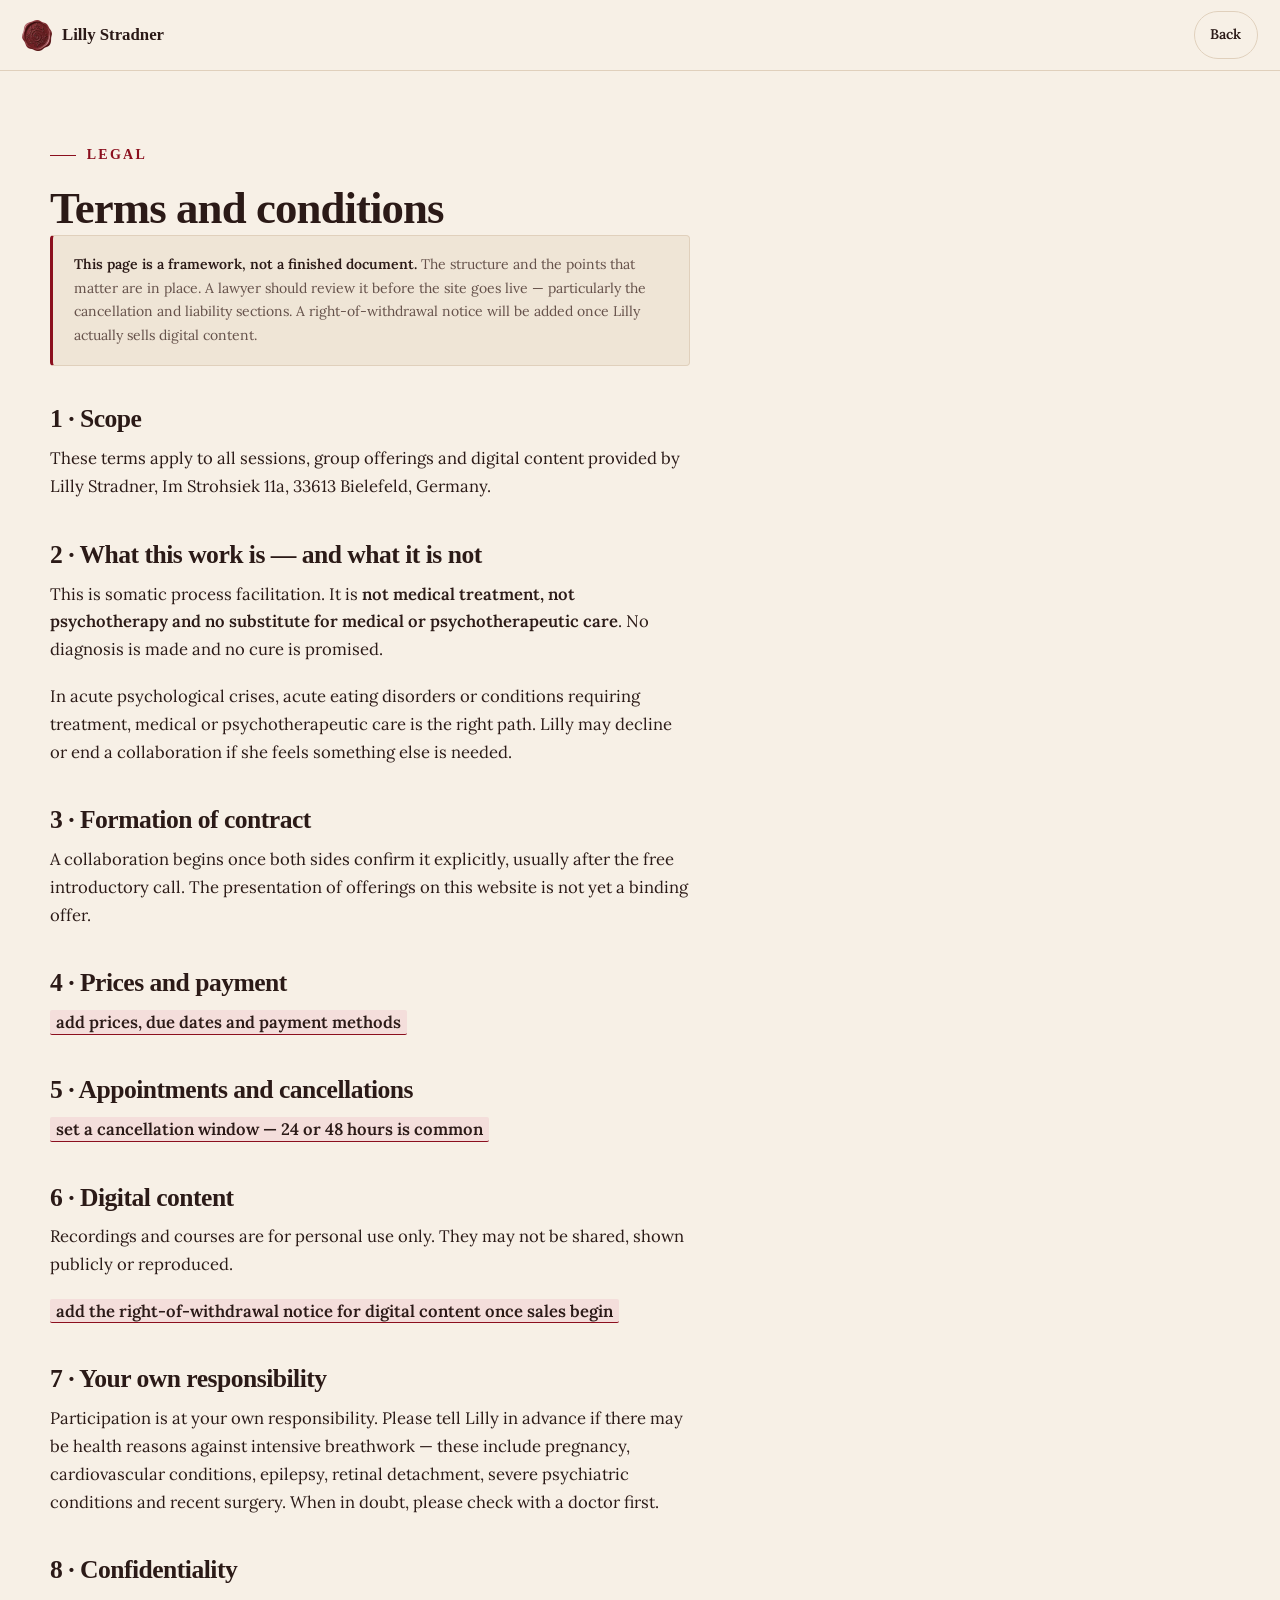
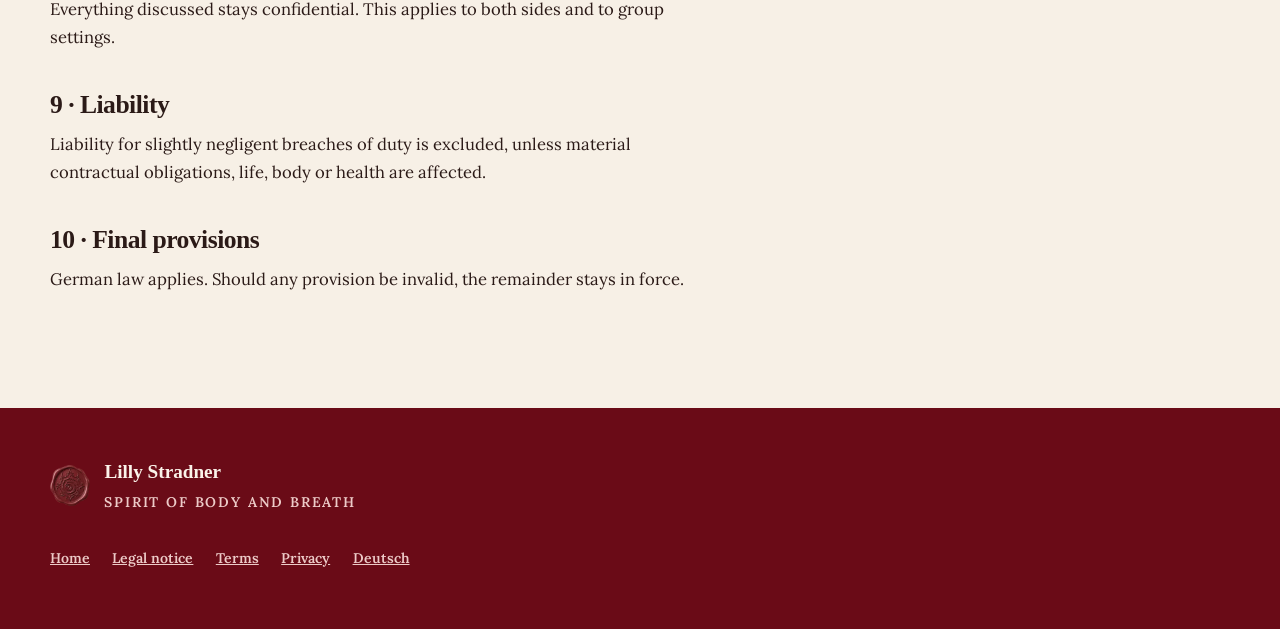
<file: agb-en.html>
<!doctype html>
<html lang="en">
<head>
<meta charset="utf-8">
<meta name="viewport" content="width=device-width, initial-scale=1">
<script>document.documentElement.classList.add('js')</script>

<!-- ENTFERNEN, sobald Impressum + Datenschutz vollstaendig sind und Lilly freigegeben hat -->
<meta name="robots" content="noindex, follow">

<title>Terms | Lilly Stradner</title>
<meta name="description" content="Terms and conditions for Lilly Stradner's sessions, group offerings and digital content.">
<meta property="og:title" content="Terms | Lilly Stradner">
<meta property="og:description" content="Terms and conditions for Lilly Stradner's sessions, group offerings and digital content.">
<meta property="og:type" content="website">
<meta property="og:locale" content="en_GB">
<meta property="og:url" content="https://lillystradner.de/agb-en.html">
<meta property="og:image" content="https://lillystradner.de/assets/og.jpg">
<meta property="og:image:width" content="1200">
<meta property="og:image:height" content="630">
<meta name="theme-color" content="#F7F0E6">
<link rel="icon" href="data:image/svg+xml,%3Csvg xmlns='http://www.w3.org/2000/svg' viewBox='0 0 32 32'%3E%3Crect width='32' height='32' rx='7' fill='%23792427'/%3E%3Cpath d='M16 7a9 9 0 1 0 9 9 7 7 0 1 1-7-7' fill='none' stroke='%23F7F0E6' stroke-width='2.4' stroke-linecap='round'/%3E%3C/svg%3E">
<link rel="stylesheet" href="assets/fonts.css">
<link rel="stylesheet" href="assets/tokens.css">
<link rel="stylesheet" href="assets/legal.css">
</head>
<body>

<a class="skip" href="#inhalt">Skip to content</a>

<header class="kopf">
  <a class="wortmarke" href="en.html">
    <img src="assets/img/siegel-120.webp" width="30" height="31" alt="">
    <b>Lilly Stradner</b>
  </a>
  <a class="zurueck" href="en.html">Back</a>
</header>

<main id="inhalt">
  <div class="buehne">
    <p class="marke">Legal</p>
    <h1>Terms and conditions</h1>
    <div class="offen"><strong>This page is a framework, not a finished document.</strong>
      The structure and the points that matter are in place. A lawyer should review it before the site
      goes live — particularly the cancellation and liability sections. A right-of-withdrawal notice
      will be added once Lilly actually sells digital content.</div>
    <div class="spalte">
      <h2>1 · Scope</h2>
      <p>These terms apply to all sessions, group offerings and digital content provided by
        Lilly Stradner, Im Strohsiek 11a, 33613 Bielefeld, Germany.</p>

      <h2>2 · What this work is — and what it is not</h2>
      <p>This is somatic process facilitation. It is <strong>not medical treatment, not psychotherapy
        and no substitute for medical or psychotherapeutic care</strong>. No diagnosis is made and no
        cure is promised.</p>
      <p>In acute psychological crises, acute eating disorders or conditions requiring treatment,
        medical or psychotherapeutic care is the right path. Lilly may decline or end a collaboration
        if she feels something else is needed.</p>

      <h2>3 · Formation of contract</h2>
      <p>A collaboration begins once both sides confirm it explicitly, usually after the free
        introductory call. The presentation of offerings on this website is not yet a binding offer.</p>

      <h2>4 · Prices and payment</h2>
      <p><span class="luecke">add prices, due dates and payment methods</span></p>

      <h2>5 · Appointments and cancellations</h2>
      <p><span class="luecke">set a cancellation window — 24 or 48 hours is common</span></p>

      <h2>6 · Digital content</h2>
      <p>Recordings and courses are for personal use only. They may not be shared, shown publicly or
        reproduced.</p>
      <p><span class="luecke">add the right-of-withdrawal notice for digital content once sales begin</span></p>

      <h2>7 · Your own responsibility</h2>
      <p>Participation is at your own responsibility. Please tell Lilly in advance if there may be
        health reasons against intensive breathwork — these include pregnancy, cardiovascular
        conditions, epilepsy, retinal detachment, severe psychiatric conditions and recent surgery.
        When in doubt, please check with a doctor first.</p>

      <h2>8 · Confidentiality</h2>
      <p>Everything discussed stays confidential. This applies to both sides and to group settings.</p>

      <h2>9 · Liability</h2>
      <p>Liability for slightly negligent breaches of duty is excluded, unless material contractual
        obligations, life, body or health are affected.</p>

      <h2>10 · Final provisions</h2>
      <p>German law applies. Should any provision be invalid, the remainder stays in force.</p>
    </div>
  </div>
</main>

<footer>
  <div class="buehne">
    <div class="fuss-marke">
      <img src="assets/img/siegel-120.webp" width="40" height="41" alt="">
      <span>
        <b>Lilly Stradner</b>
        <i>Spirit of Body and Breath</i>
      </span>
    </div>
    <nav class="fuss-links" aria-label="Legal">
        <a href="en.html">Home</a>
        <a href="impressum-en.html">Legal notice</a>
        <a href="agb-en.html">Terms</a>
        <a href="datenschutz-en.html">Privacy</a>
        <a href="index.html">Deutsch</a>
    </nav>
  </div>
</footer>
</body>
</html>
</file>
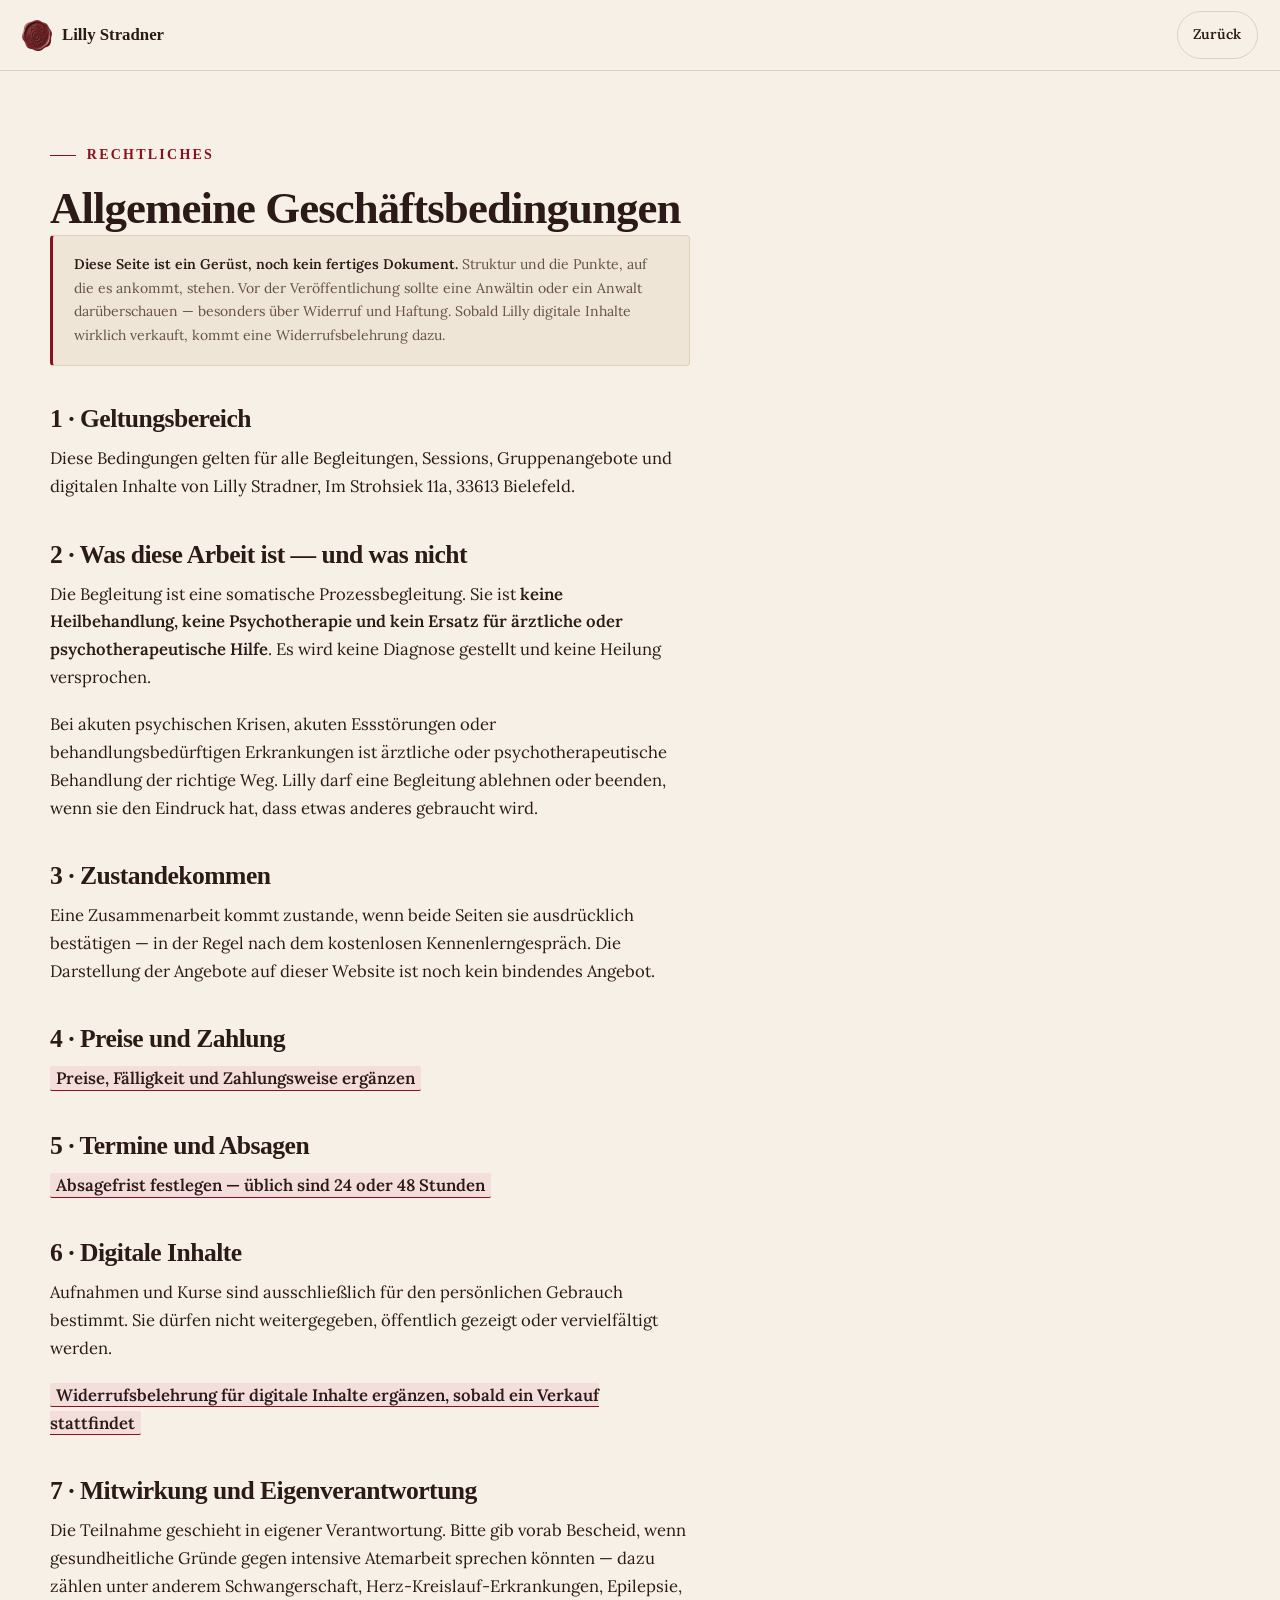
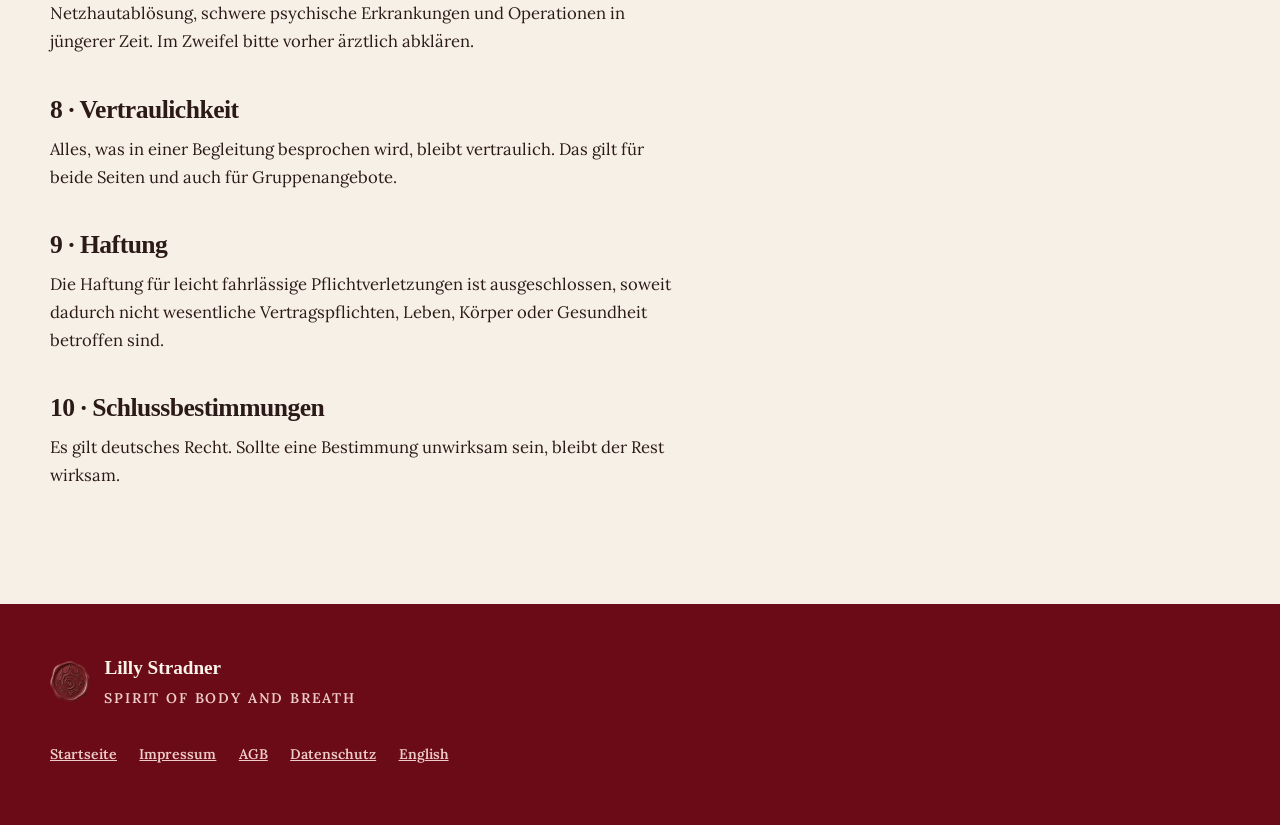
<file: agb.html>
<!doctype html>
<html lang="de">
<head>
<meta charset="utf-8">
<meta name="viewport" content="width=device-width, initial-scale=1">
<script>document.documentElement.classList.add('js')</script>

<!-- ENTFERNEN, sobald Impressum + Datenschutz vollstaendig sind und Lilly freigegeben hat -->
<meta name="robots" content="noindex, follow">

<title>AGB | Lilly Stradner</title>
<meta name="description" content="Allgemeine Geschäftsbedingungen für die Begleitungen und Angebote von Lilly Stradner.">
<meta property="og:title" content="AGB | Lilly Stradner">
<meta property="og:description" content="Allgemeine Geschäftsbedingungen für die Begleitungen und Angebote von Lilly Stradner.">
<meta property="og:type" content="website">
<meta property="og:locale" content="de_DE">
<meta property="og:url" content="https://lillystradner.de/agb.html">
<meta property="og:image" content="https://lillystradner.de/assets/og.jpg">
<meta property="og:image:width" content="1200">
<meta property="og:image:height" content="630">
<meta name="theme-color" content="#F7F0E6">
<link rel="icon" href="data:image/svg+xml,%3Csvg xmlns='http://www.w3.org/2000/svg' viewBox='0 0 32 32'%3E%3Crect width='32' height='32' rx='7' fill='%23792427'/%3E%3Cpath d='M16 7a9 9 0 1 0 9 9 7 7 0 1 1-7-7' fill='none' stroke='%23F7F0E6' stroke-width='2.4' stroke-linecap='round'/%3E%3C/svg%3E">
<link rel="stylesheet" href="assets/fonts.css">
<link rel="stylesheet" href="assets/tokens.css">
<link rel="stylesheet" href="assets/legal.css">
</head>
<body>

<a class="skip" href="#inhalt">Zum Inhalt springen</a>

<header class="kopf">
  <a class="wortmarke" href="index.html">
    <img src="assets/img/siegel-120.webp" width="30" height="31" alt="">
    <b>Lilly Stradner</b>
  </a>
  <a class="zurueck" href="index.html">Zurück</a>
</header>

<main id="inhalt">
  <div class="buehne">
    <p class="marke">Rechtliches</p>
    <h1>Allgemeine Geschäftsbedingungen</h1>
    <div class="offen"><strong>Diese Seite ist ein Gerüst, noch kein fertiges Dokument.</strong>
      Struktur und die Punkte, auf die es ankommt, stehen. Vor der Veröffentlichung sollte eine
      Anwältin oder ein Anwalt darüberschauen — besonders über Widerruf und Haftung. Sobald Lilly
      digitale Inhalte wirklich verkauft, kommt eine Widerrufsbelehrung dazu.</div>
    <div class="spalte">
      <h2>1 · Geltungsbereich</h2>
      <p>Diese Bedingungen gelten für alle Begleitungen, Sessions, Gruppenangebote und digitalen
        Inhalte von Lilly Stradner, Im Strohsiek 11a, 33613 Bielefeld.</p>

      <h2>2 · Was diese Arbeit ist — und was nicht</h2>
      <p>Die Begleitung ist eine somatische Prozessbegleitung. Sie ist <strong>keine Heilbehandlung,
        keine Psychotherapie und kein Ersatz für ärztliche oder psychotherapeutische Hilfe</strong>.
        Es wird keine Diagnose gestellt und keine Heilung versprochen.</p>
      <p>Bei akuten psychischen Krisen, akuten Essstörungen oder behandlungsbedürftigen Erkrankungen
        ist ärztliche oder psychotherapeutische Behandlung der richtige Weg. Lilly darf eine
        Begleitung ablehnen oder beenden, wenn sie den Eindruck hat, dass etwas anderes gebraucht wird.</p>

      <h2>3 · Zustandekommen</h2>
      <p>Eine Zusammenarbeit kommt zustande, wenn beide Seiten sie ausdrücklich bestätigen — in der
        Regel nach dem kostenlosen Kennenlerngespräch. Die Darstellung der Angebote auf dieser Website
        ist noch kein bindendes Angebot.</p>

      <h2>4 · Preise und Zahlung</h2>
      <p><span class="luecke">Preise, Fälligkeit und Zahlungsweise ergänzen</span></p>

      <h2>5 · Termine und Absagen</h2>
      <p><span class="luecke">Absagefrist festlegen — üblich sind 24 oder 48 Stunden</span></p>

      <h2>6 · Digitale Inhalte</h2>
      <p>Aufnahmen und Kurse sind ausschließlich für den persönlichen Gebrauch bestimmt. Sie dürfen
        nicht weitergegeben, öffentlich gezeigt oder vervielfältigt werden.</p>
      <p><span class="luecke">Widerrufsbelehrung für digitale Inhalte ergänzen, sobald ein Verkauf stattfindet</span></p>

      <h2>7 · Mitwirkung und Eigenverantwortung</h2>
      <p>Die Teilnahme geschieht in eigener Verantwortung. Bitte gib vorab Bescheid, wenn gesundheitliche
        Gründe gegen intensive Atemarbeit sprechen könnten — dazu zählen unter anderem Schwangerschaft,
        Herz-Kreislauf-Erkrankungen, Epilepsie, Netzhautablösung, schwere psychische Erkrankungen und
        Operationen in jüngerer Zeit. Im Zweifel bitte vorher ärztlich abklären.</p>

      <h2>8 · Vertraulichkeit</h2>
      <p>Alles, was in einer Begleitung besprochen wird, bleibt vertraulich. Das gilt für beide Seiten
        und auch für Gruppenangebote.</p>

      <h2>9 · Haftung</h2>
      <p>Die Haftung für leicht fahrlässige Pflichtverletzungen ist ausgeschlossen, soweit dadurch nicht
        wesentliche Vertragspflichten, Leben, Körper oder Gesundheit betroffen sind.</p>

      <h2>10 · Schlussbestimmungen</h2>
      <p>Es gilt deutsches Recht. Sollte eine Bestimmung unwirksam sein, bleibt der Rest wirksam.</p>
    </div>
  </div>
</main>

<footer>
  <div class="buehne">
    <div class="fuss-marke">
      <img src="assets/img/siegel-120.webp" width="40" height="41" alt="">
      <span>
        <b>Lilly Stradner</b>
        <i>Spirit of Body and Breath</i>
      </span>
    </div>
    <nav class="fuss-links" aria-label="Rechtliches">
        <a href="index.html">Startseite</a>
        <a href="impressum.html">Impressum</a>
        <a href="agb.html">AGB</a>
        <a href="datenschutz.html">Datenschutz</a>
        <a href="en.html">English</a>
    </nav>
  </div>
</footer>
</body>
</html>
</file>
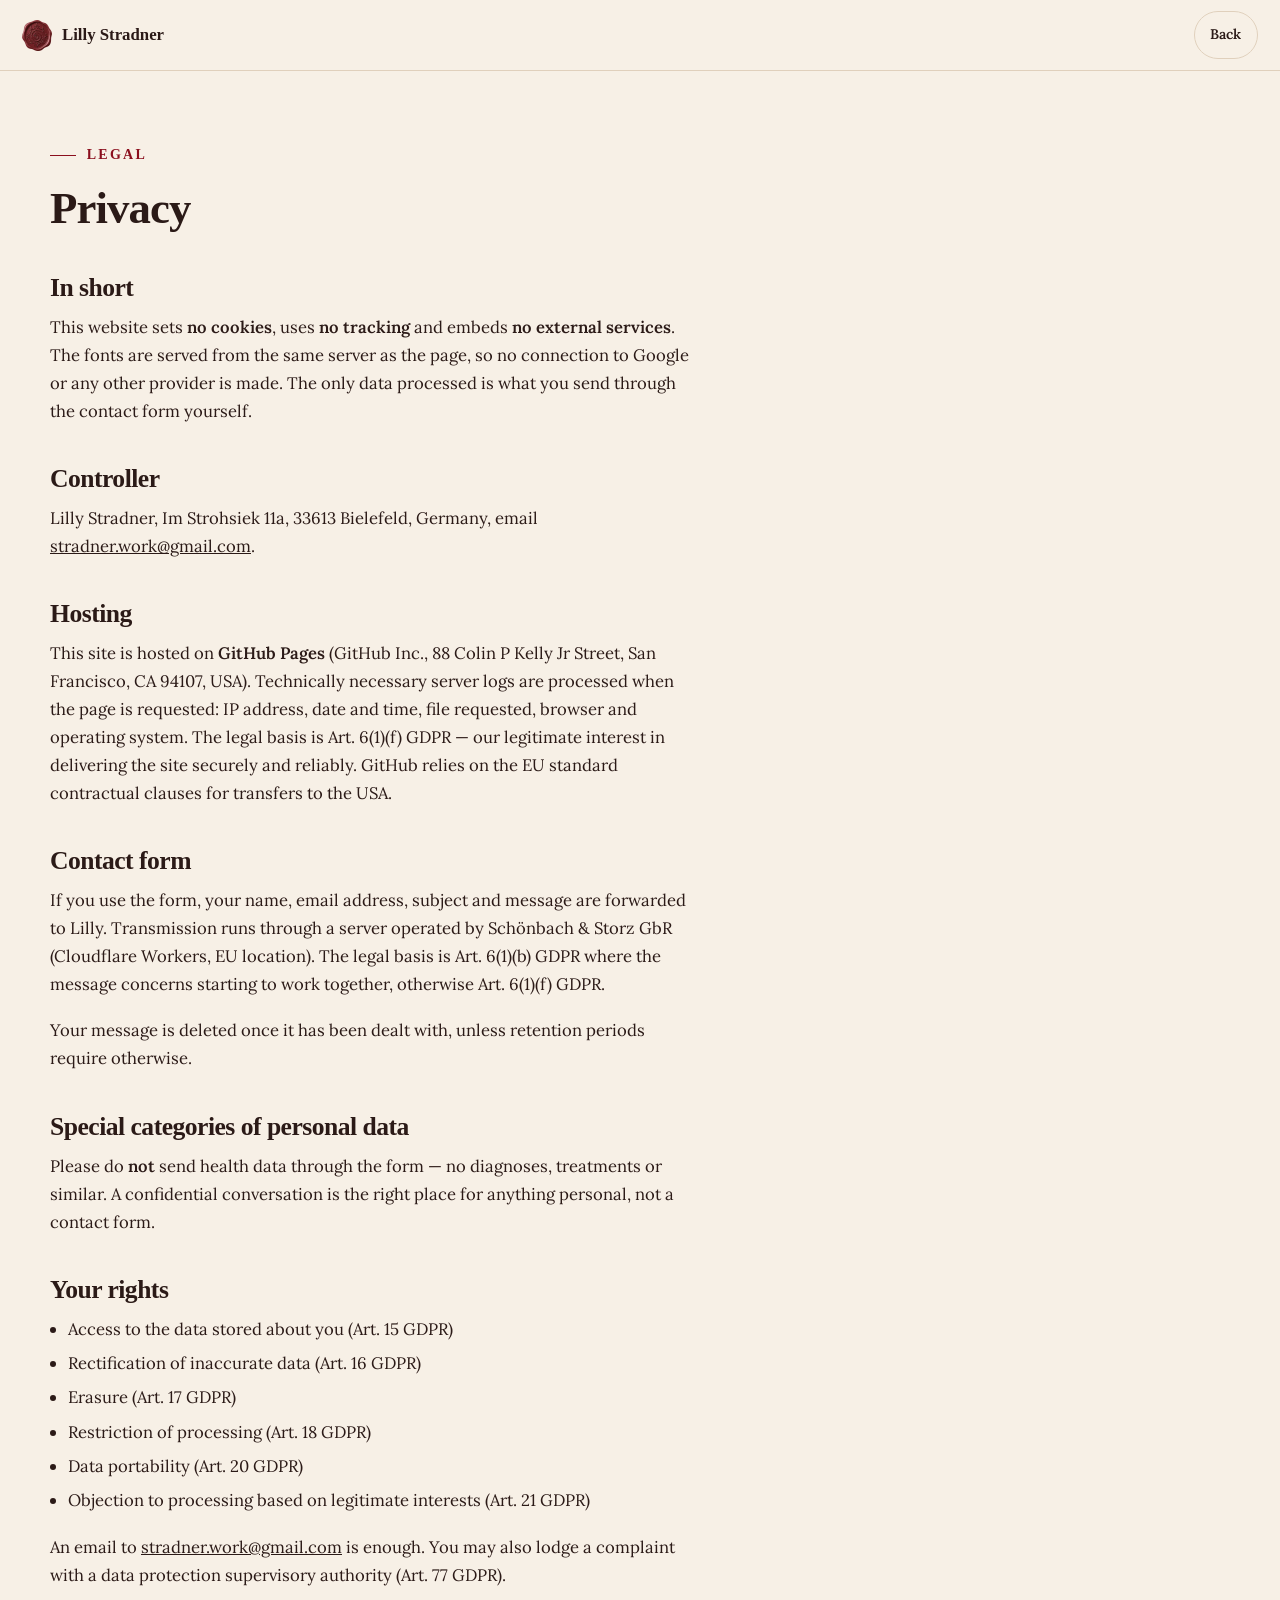
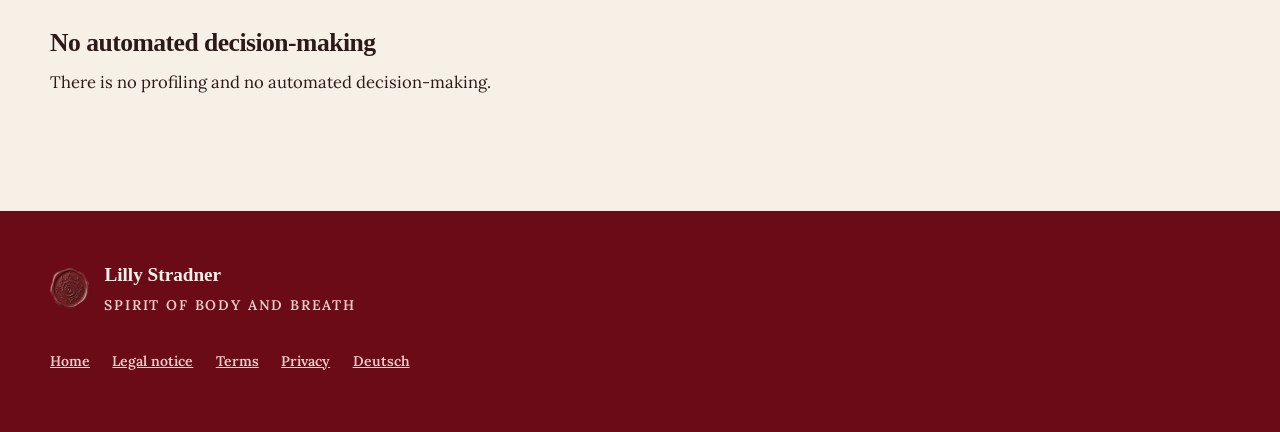
<file: datenschutz-en.html>
<!doctype html>
<html lang="en">
<head>
<meta charset="utf-8">
<meta name="viewport" content="width=device-width, initial-scale=1">
<script>document.documentElement.classList.add('js')</script>

<!-- ENTFERNEN, sobald Impressum + Datenschutz vollstaendig sind und Lilly freigegeben hat -->
<meta name="robots" content="noindex, follow">

<title>Privacy | Lilly Stradner</title>
<meta name="description" content="Privacy policy: this site sets no cookies, embeds no external services and processes only what you send yourself.">
<meta property="og:title" content="Privacy | Lilly Stradner">
<meta property="og:description" content="Privacy policy: this site sets no cookies, embeds no external services and processes only what you send yourself.">
<meta property="og:type" content="website">
<meta property="og:locale" content="en_GB">
<meta property="og:url" content="https://lillystradner.de/datenschutz-en.html">
<meta property="og:image" content="https://lillystradner.de/assets/og.jpg">
<meta property="og:image:width" content="1200">
<meta property="og:image:height" content="630">
<meta name="theme-color" content="#F7F0E6">
<link rel="icon" href="data:image/svg+xml,%3Csvg xmlns='http://www.w3.org/2000/svg' viewBox='0 0 32 32'%3E%3Crect width='32' height='32' rx='7' fill='%23792427'/%3E%3Cpath d='M16 7a9 9 0 1 0 9 9 7 7 0 1 1-7-7' fill='none' stroke='%23F7F0E6' stroke-width='2.4' stroke-linecap='round'/%3E%3C/svg%3E">
<link rel="stylesheet" href="assets/fonts.css">
<link rel="stylesheet" href="assets/tokens.css">
<link rel="stylesheet" href="assets/legal.css">
</head>
<body>

<a class="skip" href="#inhalt">Skip to content</a>

<header class="kopf">
  <a class="wortmarke" href="en.html">
    <img src="assets/img/siegel-120.webp" width="30" height="31" alt="">
    <b>Lilly Stradner</b>
  </a>
  <a class="zurueck" href="en.html">Back</a>
</header>

<main id="inhalt">
  <div class="buehne">
    <p class="marke">Legal</p>
    <h1>Privacy</h1>
    <div class="spalte">
      <h2>In short</h2>
      <p>This website sets <strong>no cookies</strong>, uses <strong>no tracking</strong> and embeds
        <strong>no external services</strong>. The fonts are served from the same server as the page,
        so no connection to Google or any other provider is made. The only data processed is what you
        send through the contact form yourself.</p>

      <h2>Controller</h2>
      <p>Lilly Stradner, Im Strohsiek 11a, 33613 Bielefeld, Germany, email <a href="mailto:stradner.work@gmail.com">stradner.work@gmail.com</a>.</p>

      <h2>Hosting</h2>
      <p>This site is hosted on <strong>GitHub Pages</strong> (GitHub Inc., 88 Colin P Kelly Jr Street,
        San Francisco, CA 94107, USA). Technically necessary server logs are processed when the page is
        requested: IP address, date and time, file requested, browser and operating system. The legal
        basis is Art. 6(1)(f) GDPR — our legitimate interest in delivering the site securely and
        reliably. GitHub relies on the EU standard contractual clauses for transfers to the USA.</p>

      <h2>Contact form</h2>
      <p>If you use the form, your name, email address, subject and message are forwarded to Lilly.
        Transmission runs through a server operated by Schönbach &amp; Storz GbR (Cloudflare Workers,
        EU location). The legal basis is Art. 6(1)(b) GDPR where the message concerns starting to work
        together, otherwise Art. 6(1)(f) GDPR.</p>
      <p>Your message is deleted once it has been dealt with, unless retention periods require
        otherwise.</p>

      <h2>Special categories of personal data</h2>
      <p>Please do <strong>not</strong> send health data through the form — no diagnoses, treatments or
        similar. A confidential conversation is the right place for anything personal, not a contact
        form.</p>

      <h2>Your rights</h2>
      <ul>
        <li>Access to the data stored about you (Art. 15 GDPR)</li>
        <li>Rectification of inaccurate data (Art. 16 GDPR)</li>
        <li>Erasure (Art. 17 GDPR)</li>
        <li>Restriction of processing (Art. 18 GDPR)</li>
        <li>Data portability (Art. 20 GDPR)</li>
        <li>Objection to processing based on legitimate interests (Art. 21 GDPR)</li>
      </ul>
      <p>An email to <a href="mailto:stradner.work@gmail.com">stradner.work@gmail.com</a> is enough. You may also lodge a complaint with a data
        protection supervisory authority (Art. 77 GDPR).</p>

      <h2>No automated decision-making</h2>
      <p>There is no profiling and no automated decision-making.</p>
    </div>
  </div>
</main>

<footer>
  <div class="buehne">
    <div class="fuss-marke">
      <img src="assets/img/siegel-120.webp" width="40" height="41" alt="">
      <span>
        <b>Lilly Stradner</b>
        <i>Spirit of Body and Breath</i>
      </span>
    </div>
    <nav class="fuss-links" aria-label="Legal">
        <a href="en.html">Home</a>
        <a href="impressum-en.html">Legal notice</a>
        <a href="agb-en.html">Terms</a>
        <a href="datenschutz-en.html">Privacy</a>
        <a href="index.html">Deutsch</a>
    </nav>
  </div>
</footer>
</body>
</html>
</file>
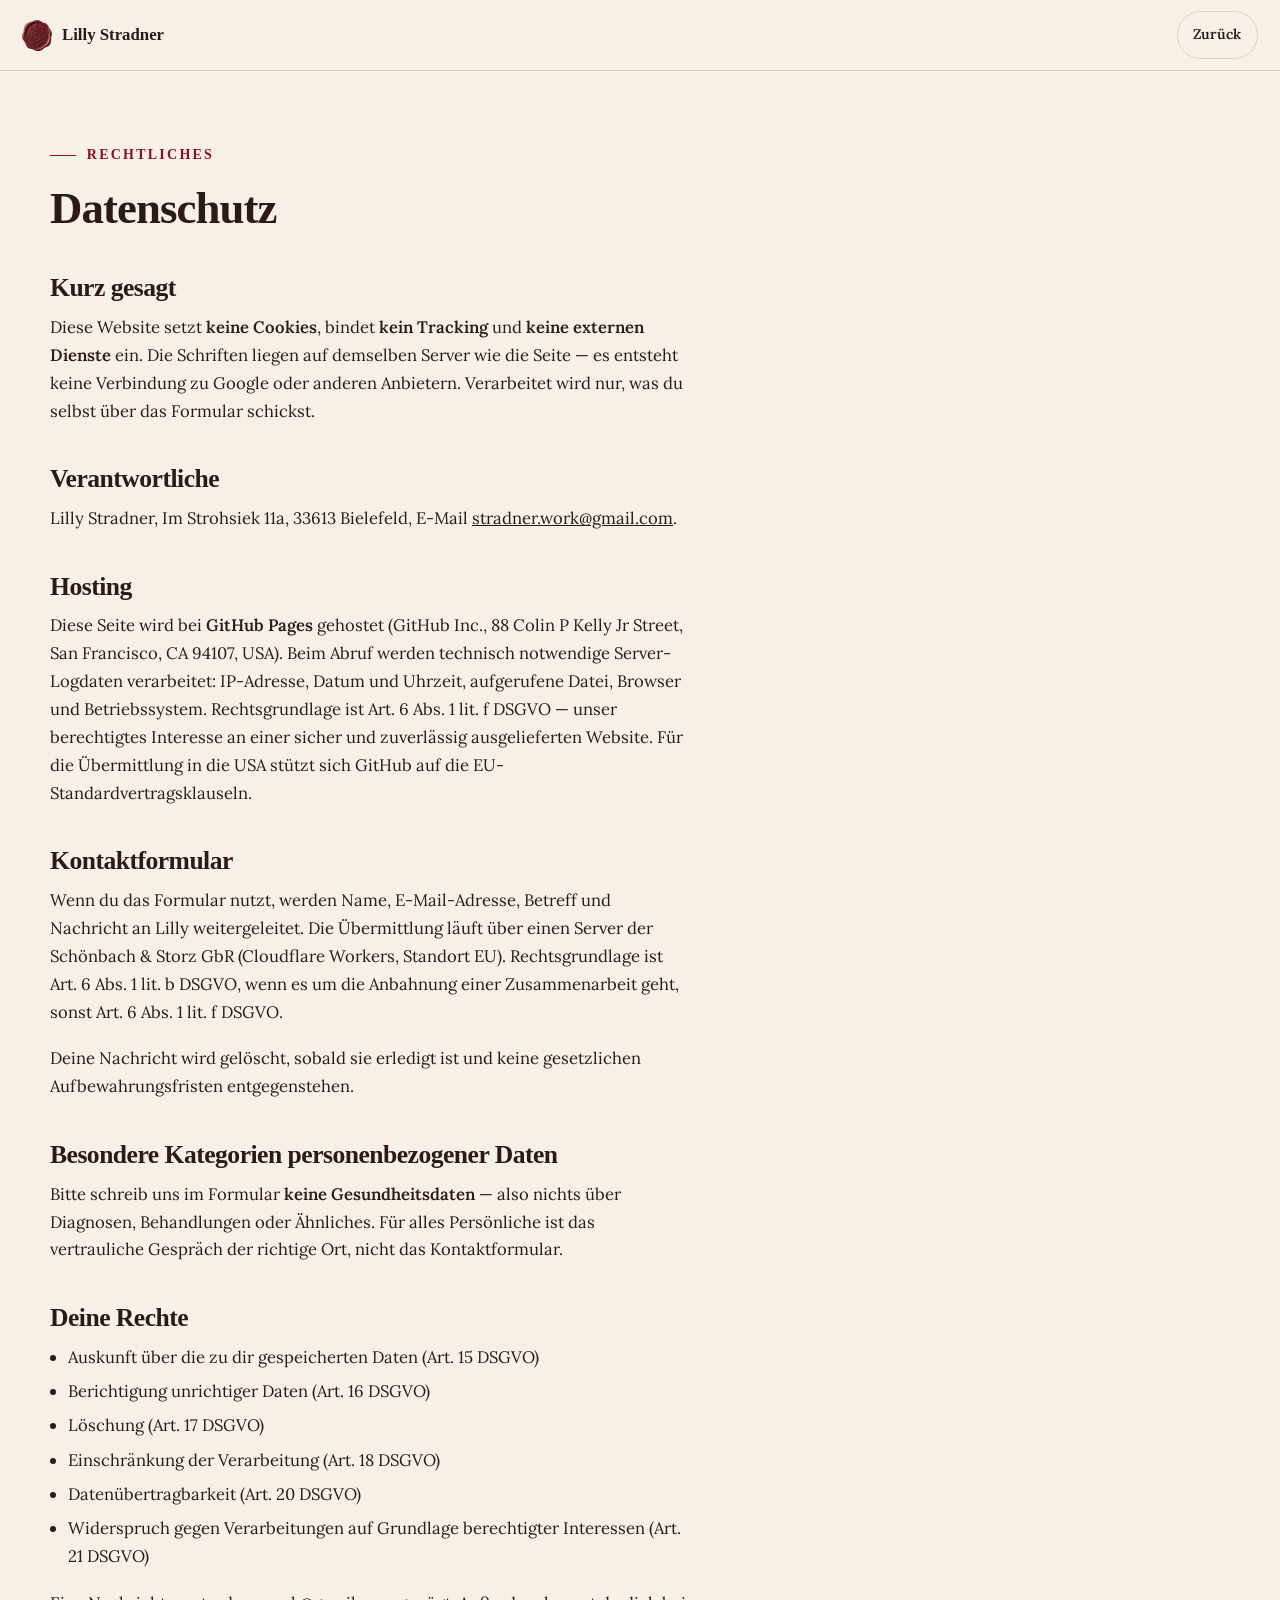
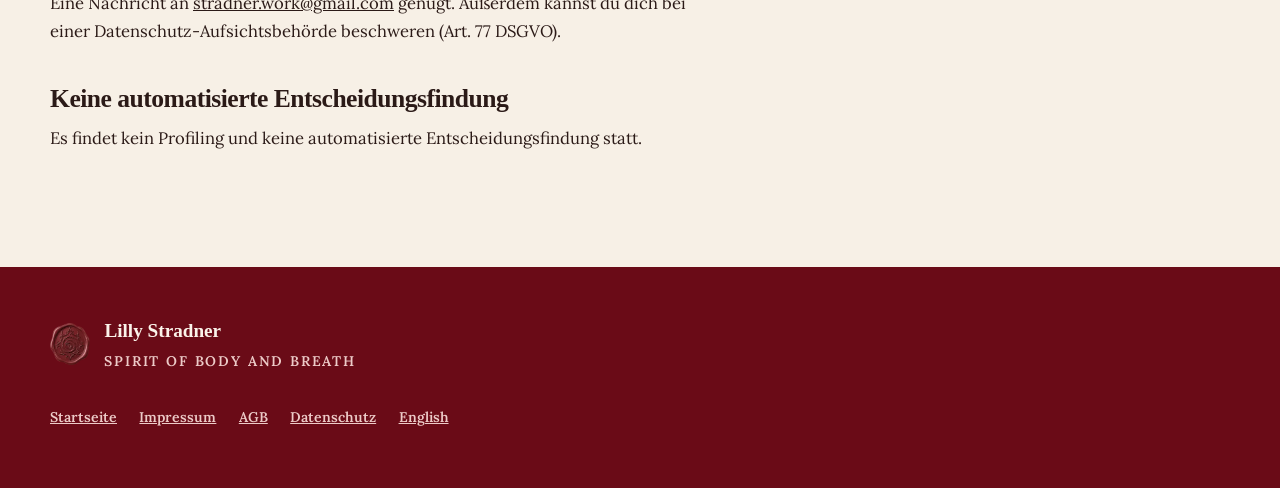
<file: datenschutz.html>
<!doctype html>
<html lang="de">
<head>
<meta charset="utf-8">
<meta name="viewport" content="width=device-width, initial-scale=1">
<script>document.documentElement.classList.add('js')</script>

<!-- ENTFERNEN, sobald Impressum + Datenschutz vollstaendig sind und Lilly freigegeben hat -->
<meta name="robots" content="noindex, follow">

<title>Datenschutz | Lilly Stradner</title>
<meta name="description" content="Datenschutzerklärung: Diese Website setzt keine Cookies, bindet keine externen Dienste ein und verarbeitet nur, was du selbst schickst.">
<meta property="og:title" content="Datenschutz | Lilly Stradner">
<meta property="og:description" content="Datenschutzerklärung: Diese Website setzt keine Cookies, bindet keine externen Dienste ein und verarbeitet nur, was du selbst schickst.">
<meta property="og:type" content="website">
<meta property="og:locale" content="de_DE">
<meta property="og:url" content="https://lillystradner.de/datenschutz.html">
<meta property="og:image" content="https://lillystradner.de/assets/og.jpg">
<meta property="og:image:width" content="1200">
<meta property="og:image:height" content="630">
<meta name="theme-color" content="#F7F0E6">
<link rel="icon" href="data:image/svg+xml,%3Csvg xmlns='http://www.w3.org/2000/svg' viewBox='0 0 32 32'%3E%3Crect width='32' height='32' rx='7' fill='%23792427'/%3E%3Cpath d='M16 7a9 9 0 1 0 9 9 7 7 0 1 1-7-7' fill='none' stroke='%23F7F0E6' stroke-width='2.4' stroke-linecap='round'/%3E%3C/svg%3E">
<link rel="stylesheet" href="assets/fonts.css">
<link rel="stylesheet" href="assets/tokens.css">
<link rel="stylesheet" href="assets/legal.css">
</head>
<body>

<a class="skip" href="#inhalt">Zum Inhalt springen</a>

<header class="kopf">
  <a class="wortmarke" href="index.html">
    <img src="assets/img/siegel-120.webp" width="30" height="31" alt="">
    <b>Lilly Stradner</b>
  </a>
  <a class="zurueck" href="index.html">Zurück</a>
</header>

<main id="inhalt">
  <div class="buehne">
    <p class="marke">Rechtliches</p>
    <h1>Datenschutz</h1>
    <div class="spalte">
      <h2>Kurz gesagt</h2>
      <p>Diese Website setzt <strong>keine Cookies</strong>, bindet <strong>kein Tracking</strong> und
        <strong>keine externen Dienste</strong> ein. Die Schriften liegen auf demselben Server wie die
        Seite — es entsteht keine Verbindung zu Google oder anderen Anbietern. Verarbeitet wird nur,
        was du selbst über das Formular schickst.</p>

      <h2>Verantwortliche</h2>
      <p>Lilly Stradner, Im Strohsiek 11a, 33613 Bielefeld, E-Mail <a href="mailto:stradner.work@gmail.com">stradner.work@gmail.com</a>.</p>

      <h2>Hosting</h2>
      <p>Diese Seite wird bei <strong>GitHub Pages</strong> gehostet (GitHub Inc., 88 Colin P Kelly Jr
        Street, San Francisco, CA 94107, USA). Beim Abruf werden technisch notwendige Server-Logdaten
        verarbeitet: IP-Adresse, Datum und Uhrzeit, aufgerufene Datei, Browser und Betriebssystem.
        Rechtsgrundlage ist Art. 6 Abs. 1 lit. f DSGVO — unser berechtigtes Interesse an einer sicher
        und zuverlässig ausgelieferten Website. Für die Übermittlung in die USA stützt sich GitHub auf
        die EU-Standardvertragsklauseln.</p>

      <h2>Kontaktformular</h2>
      <p>Wenn du das Formular nutzt, werden Name, E-Mail-Adresse, Betreff und Nachricht an Lilly
        weitergeleitet. Die Übermittlung läuft über einen Server der Schönbach &amp; Storz GbR
        (Cloudflare Workers, Standort EU). Rechtsgrundlage ist Art. 6 Abs. 1 lit. b DSGVO, wenn es um
        die Anbahnung einer Zusammenarbeit geht, sonst Art. 6 Abs. 1 lit. f DSGVO.</p>
      <p>Deine Nachricht wird gelöscht, sobald sie erledigt ist und keine gesetzlichen
        Aufbewahrungsfristen entgegenstehen.</p>

      <h2>Besondere Kategorien personenbezogener Daten</h2>
      <p>Bitte schreib uns im Formular <strong>keine Gesundheitsdaten</strong> — also nichts über
        Diagnosen, Behandlungen oder Ähnliches. Für alles Persönliche ist das vertrauliche Gespräch
        der richtige Ort, nicht das Kontaktformular.</p>

      <h2>Deine Rechte</h2>
      <ul>
        <li>Auskunft über die zu dir gespeicherten Daten (Art. 15 DSGVO)</li>
        <li>Berichtigung unrichtiger Daten (Art. 16 DSGVO)</li>
        <li>Löschung (Art. 17 DSGVO)</li>
        <li>Einschränkung der Verarbeitung (Art. 18 DSGVO)</li>
        <li>Datenübertragbarkeit (Art. 20 DSGVO)</li>
        <li>Widerspruch gegen Verarbeitungen auf Grundlage berechtigter Interessen (Art. 21 DSGVO)</li>
      </ul>
      <p>Eine Nachricht an <a href="mailto:stradner.work@gmail.com">stradner.work@gmail.com</a> genügt. Außerdem kannst du dich bei einer
        Datenschutz-Aufsichtsbehörde beschweren (Art. 77 DSGVO).</p>

      <h2>Keine automatisierte Entscheidungsfindung</h2>
      <p>Es findet kein Profiling und keine automatisierte Entscheidungsfindung statt.</p>
    </div>
  </div>
</main>

<footer>
  <div class="buehne">
    <div class="fuss-marke">
      <img src="assets/img/siegel-120.webp" width="40" height="41" alt="">
      <span>
        <b>Lilly Stradner</b>
        <i>Spirit of Body and Breath</i>
      </span>
    </div>
    <nav class="fuss-links" aria-label="Rechtliches">
        <a href="index.html">Startseite</a>
        <a href="impressum.html">Impressum</a>
        <a href="agb.html">AGB</a>
        <a href="datenschutz.html">Datenschutz</a>
        <a href="en.html">English</a>
    </nav>
  </div>
</footer>
</body>
</html>
</file>
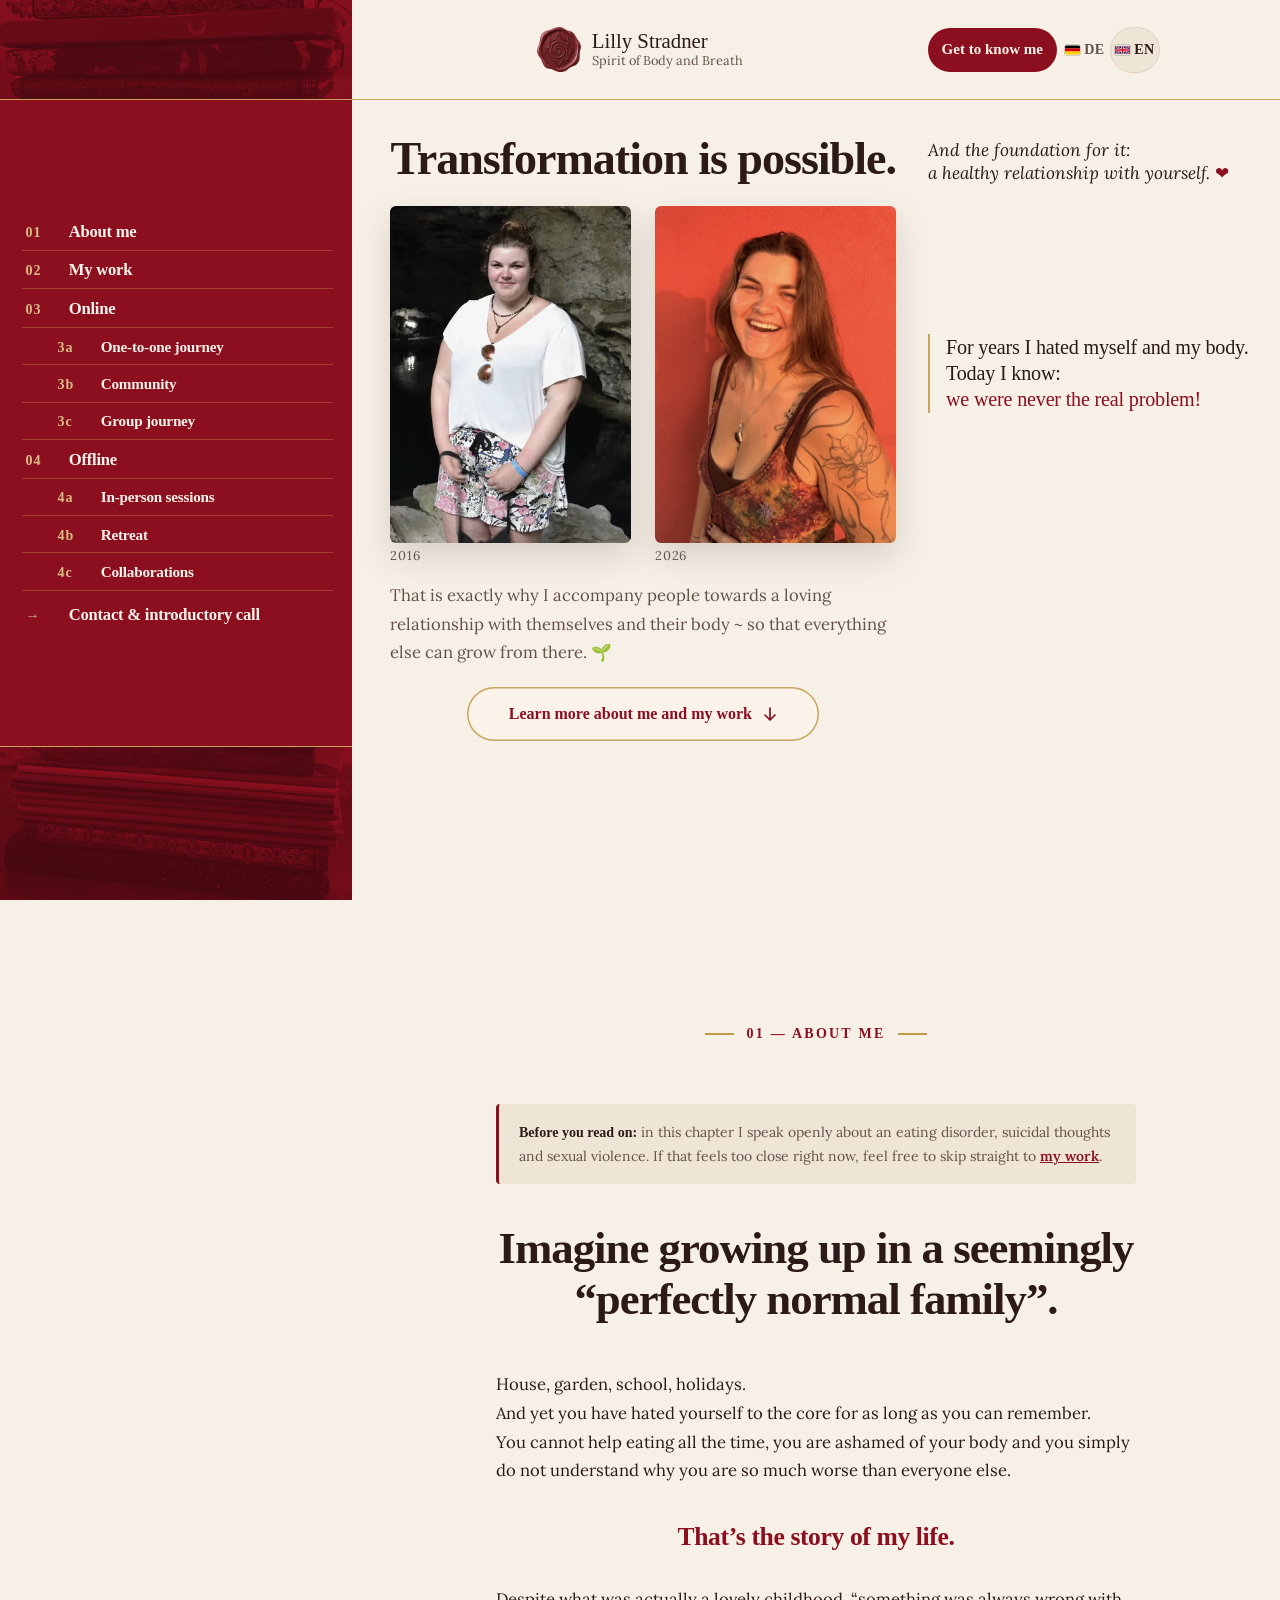
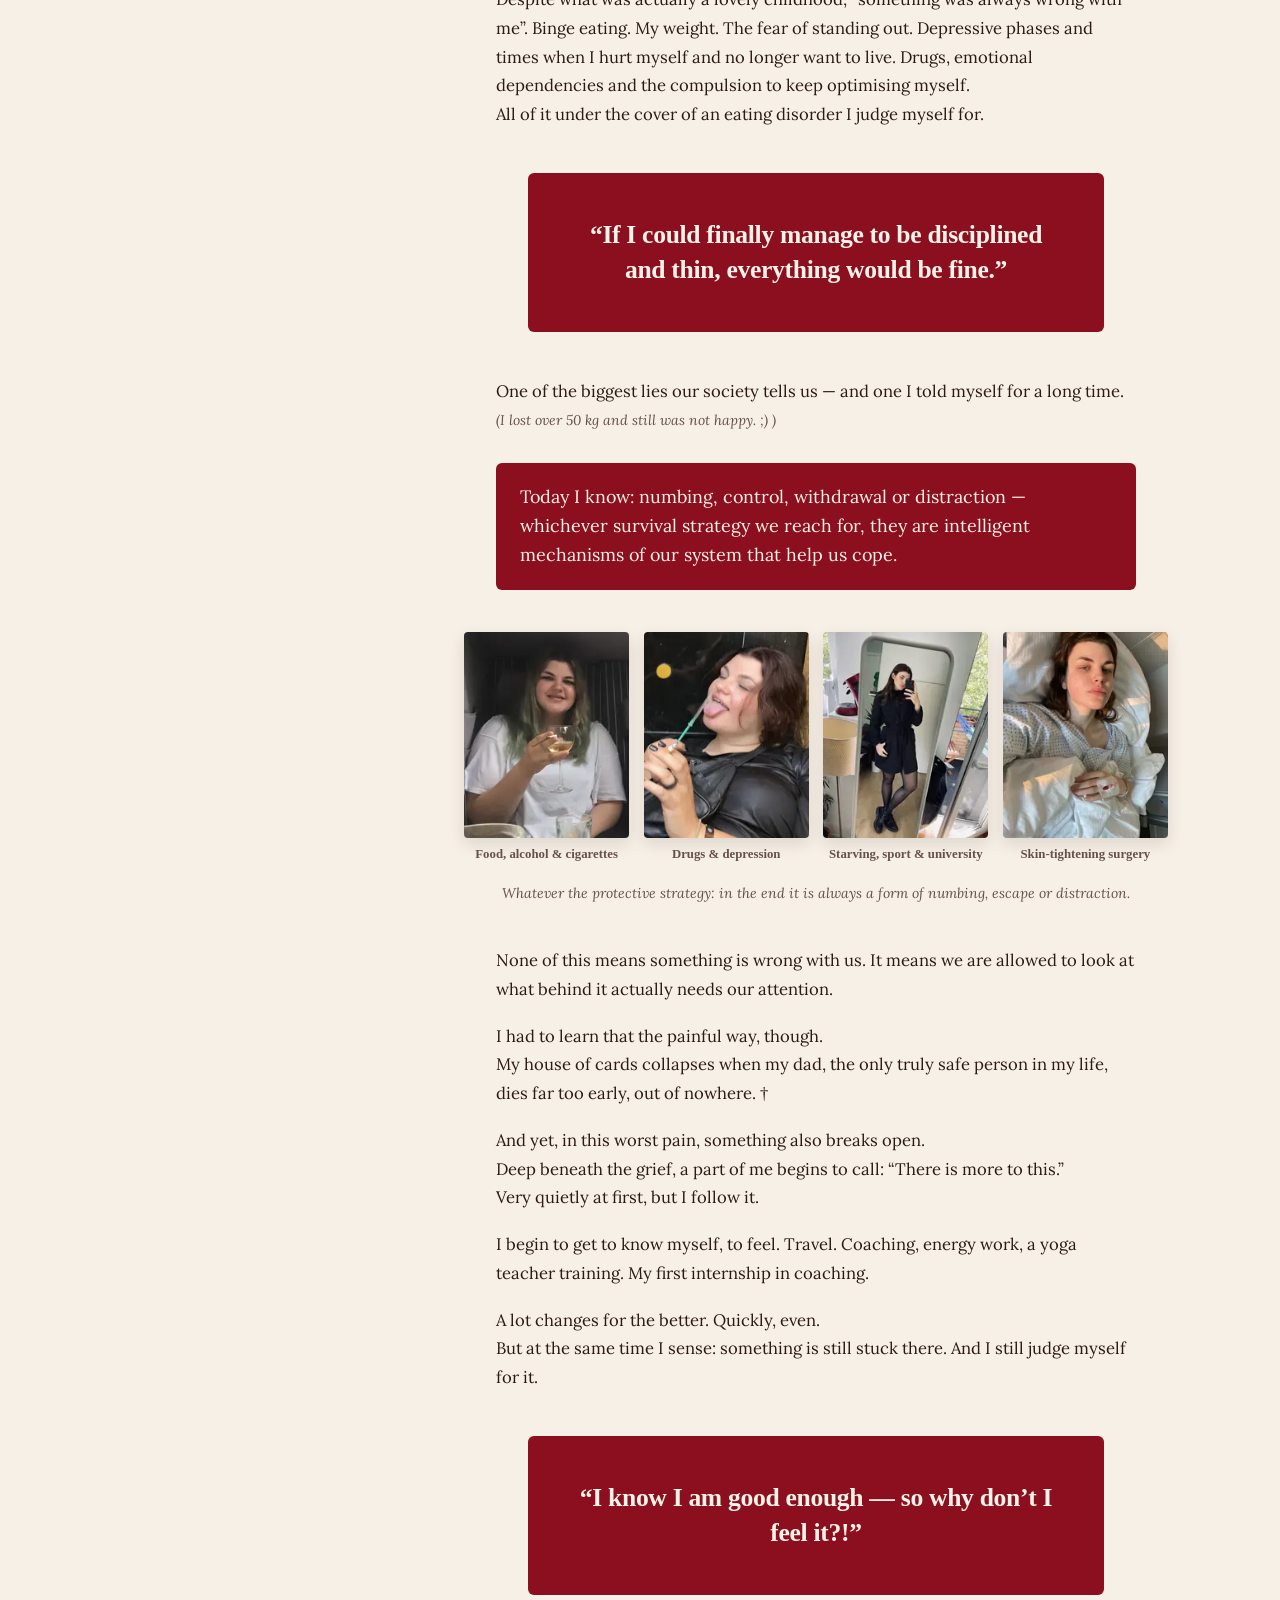
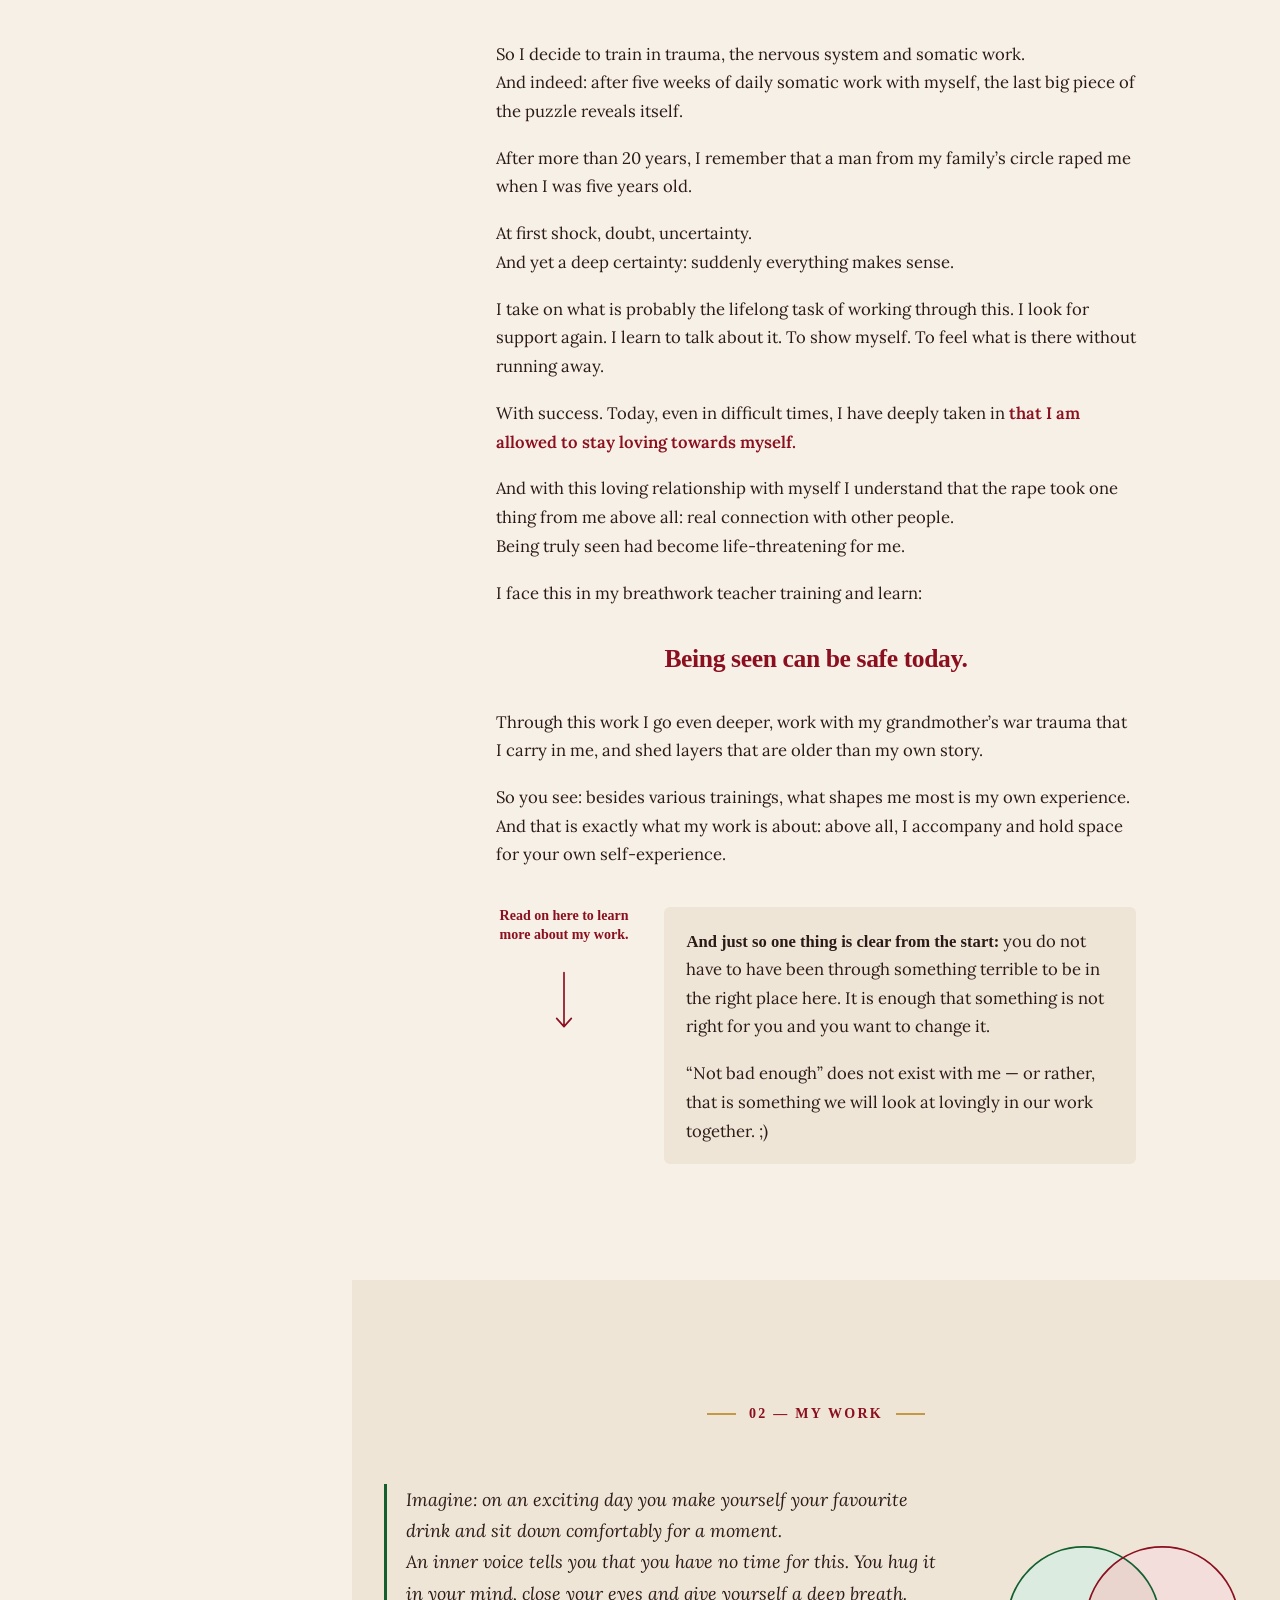
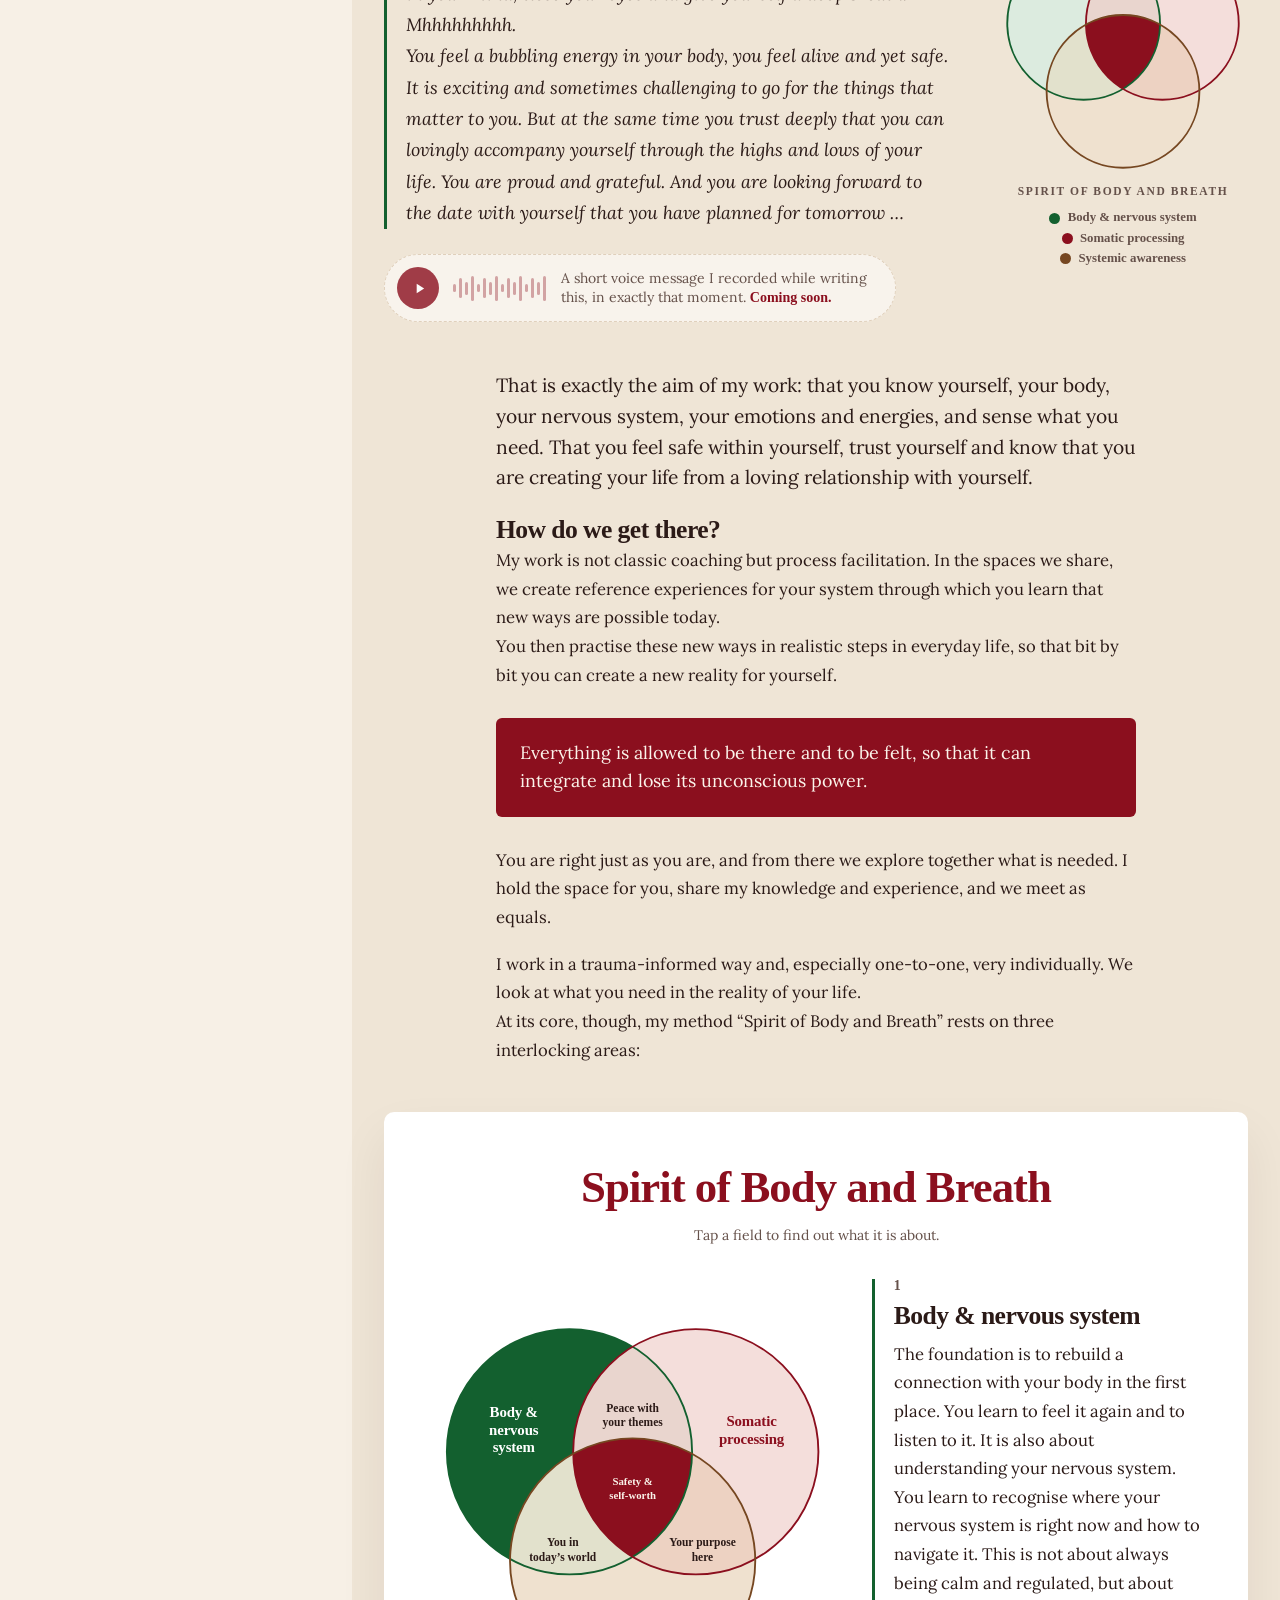
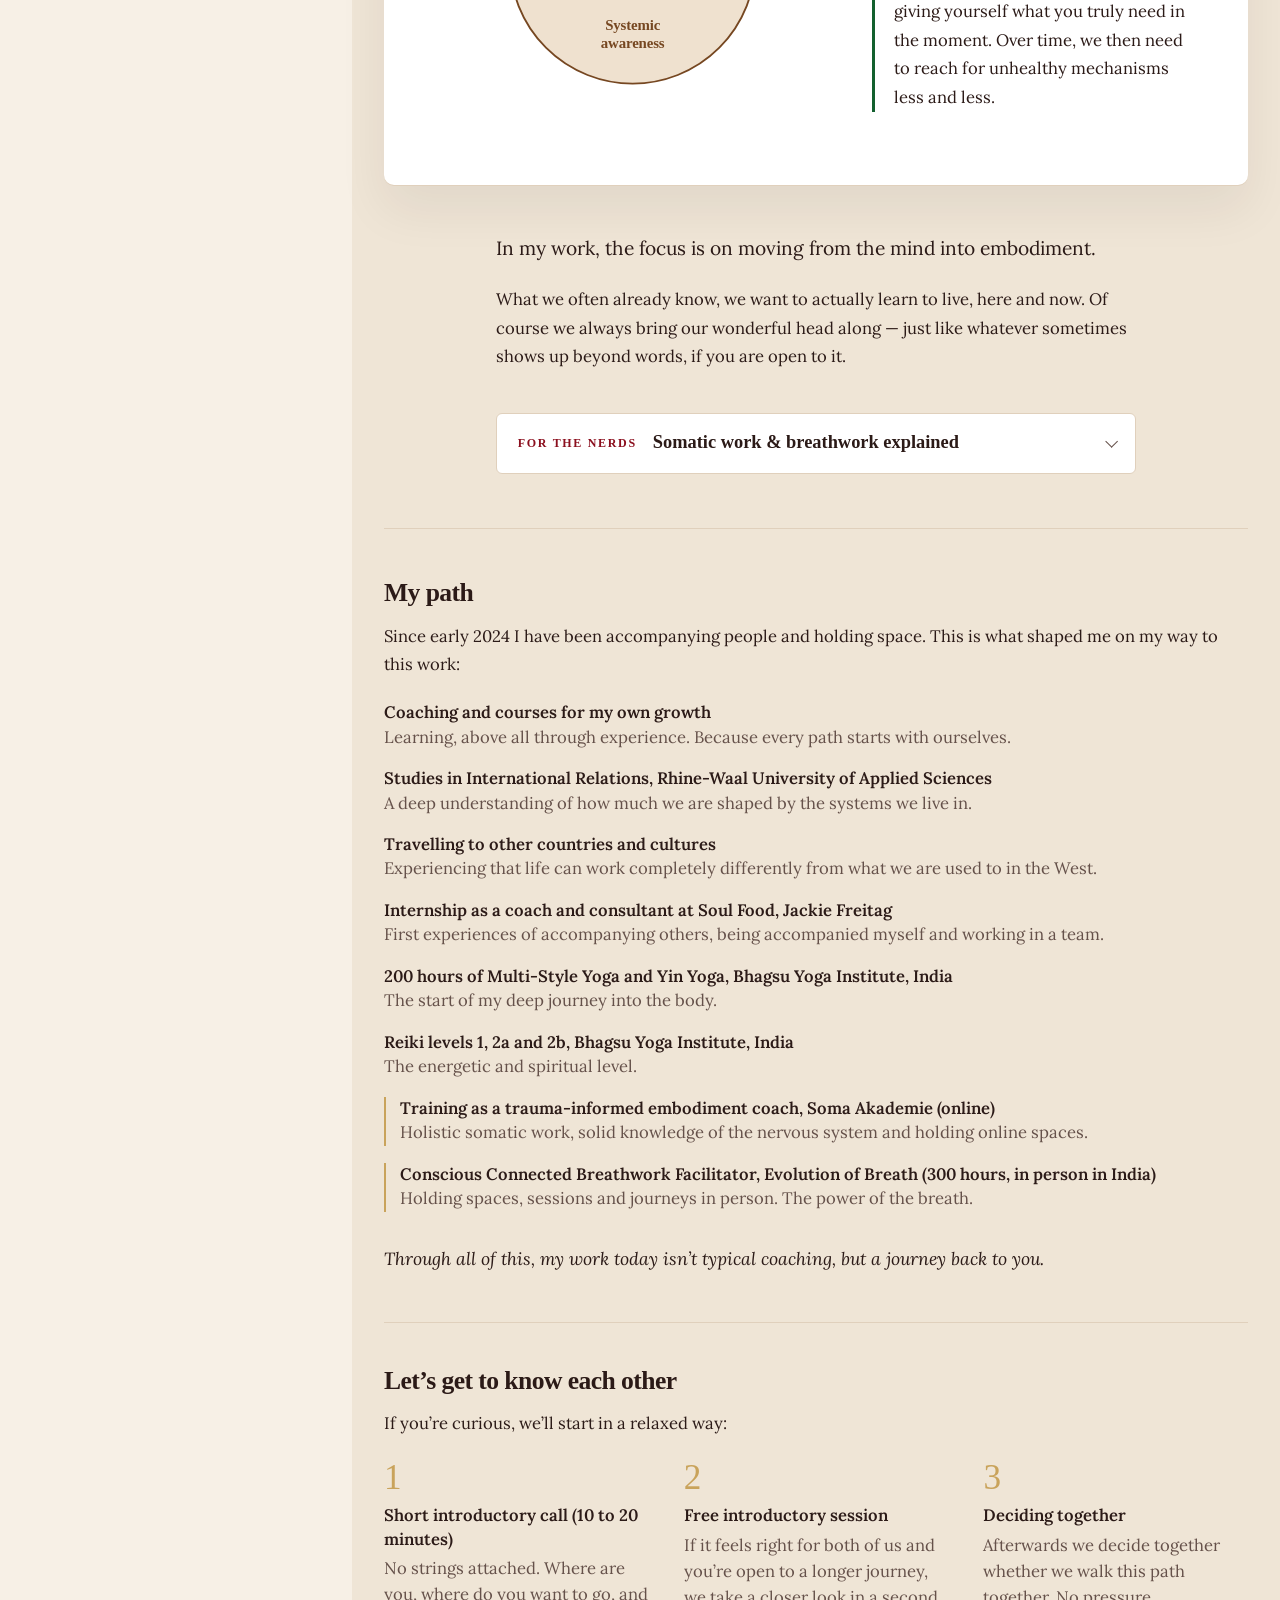
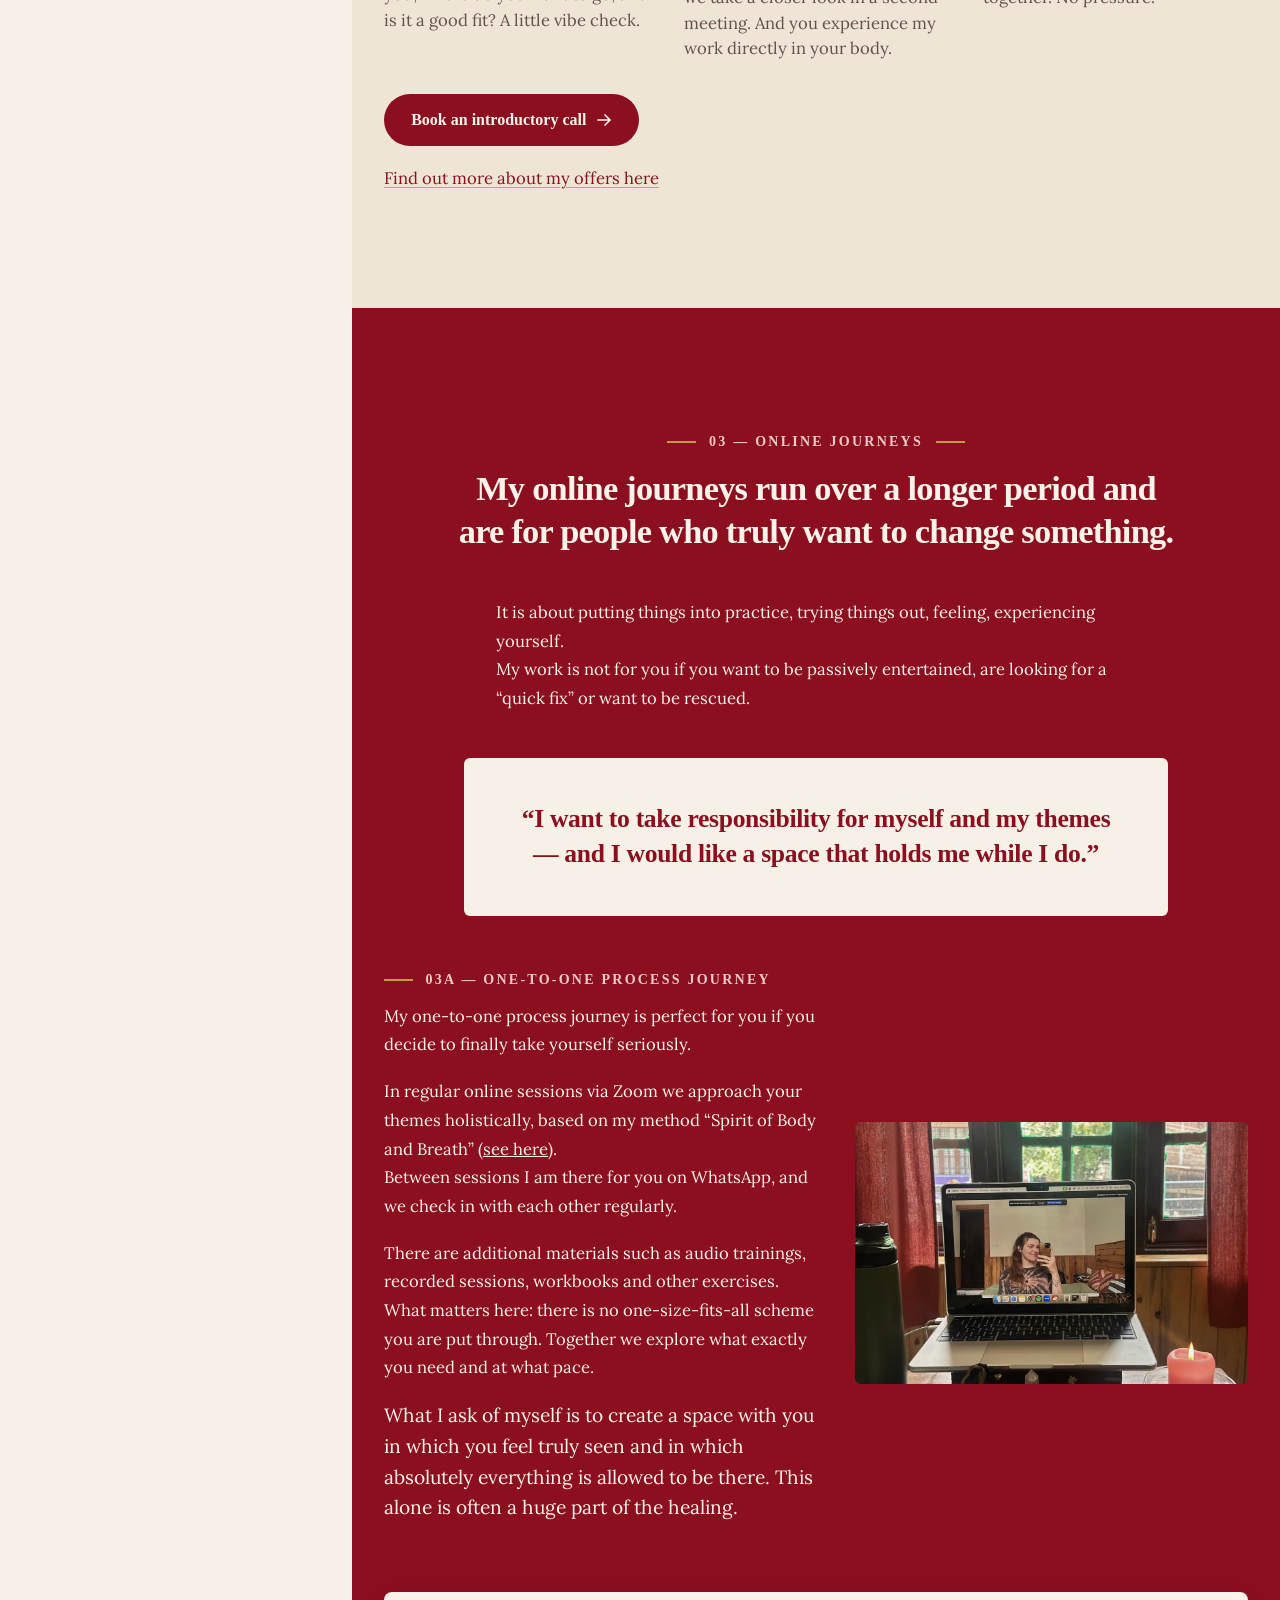
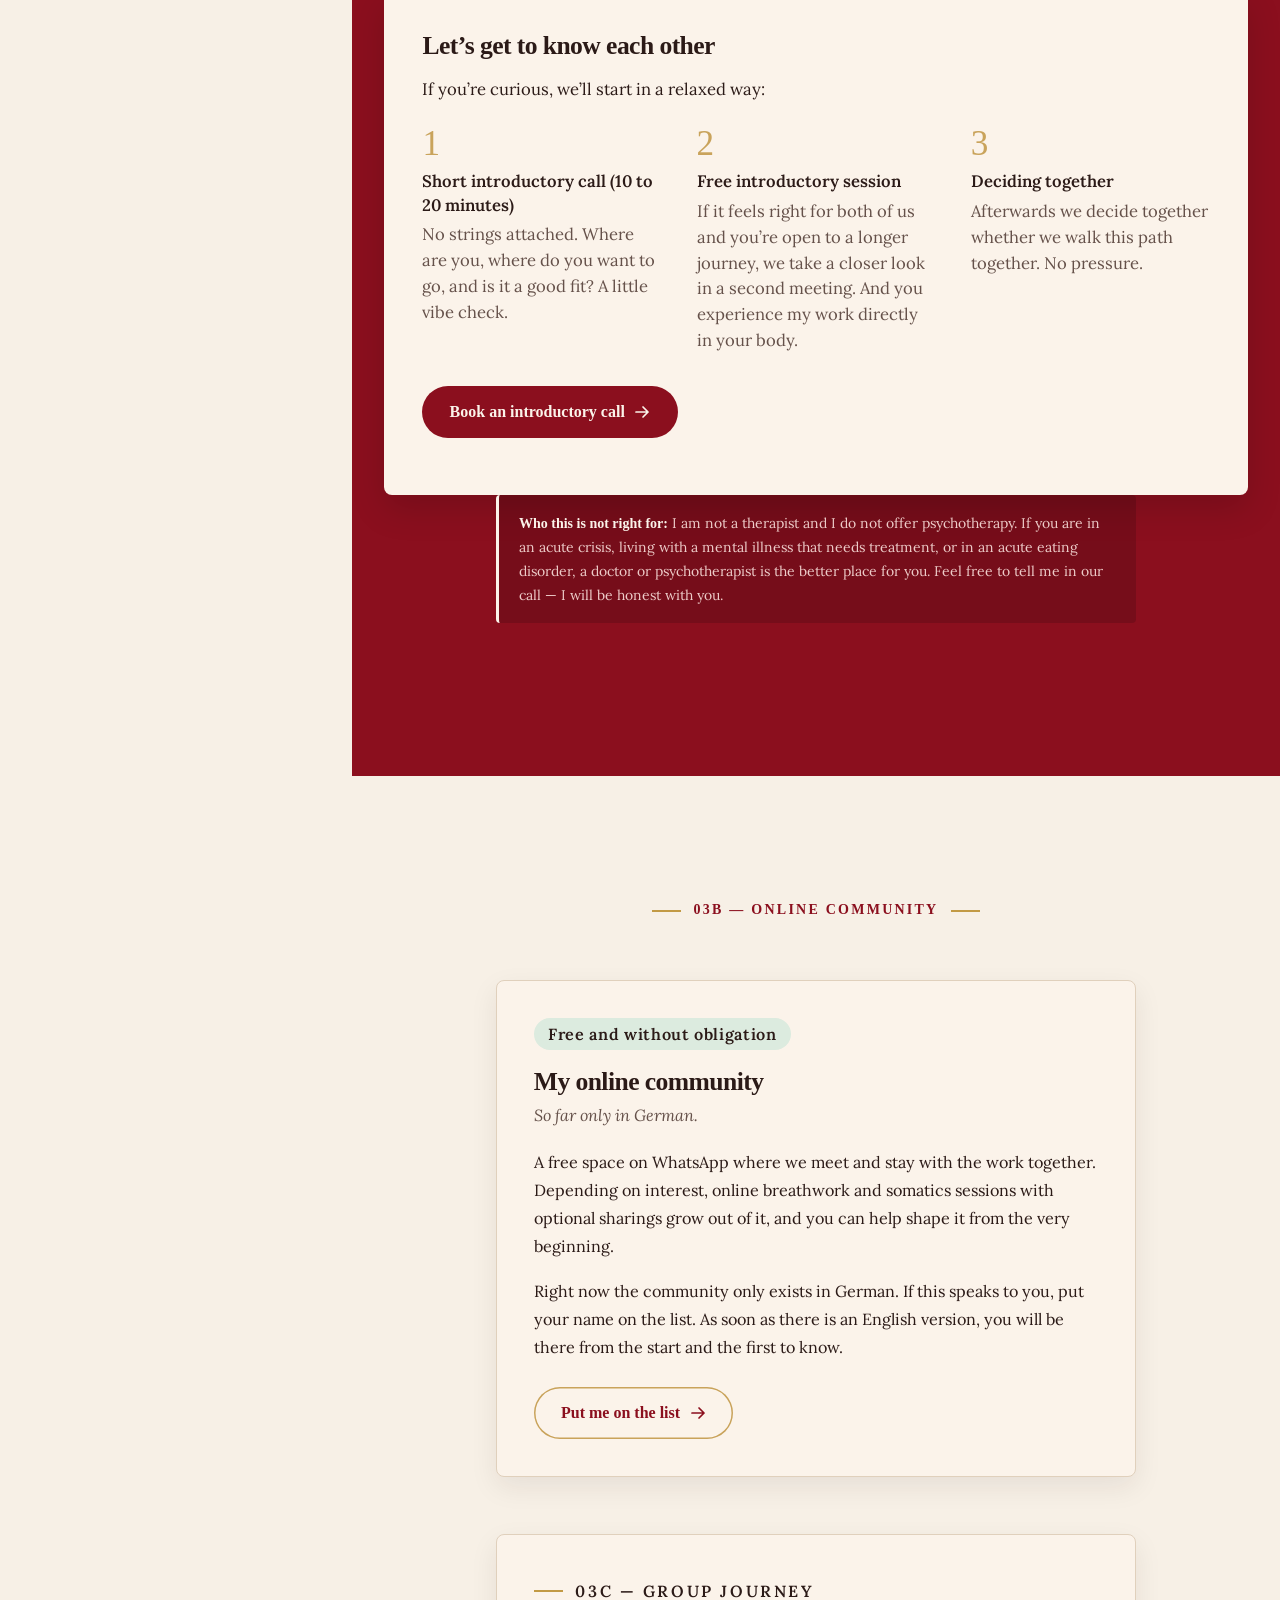
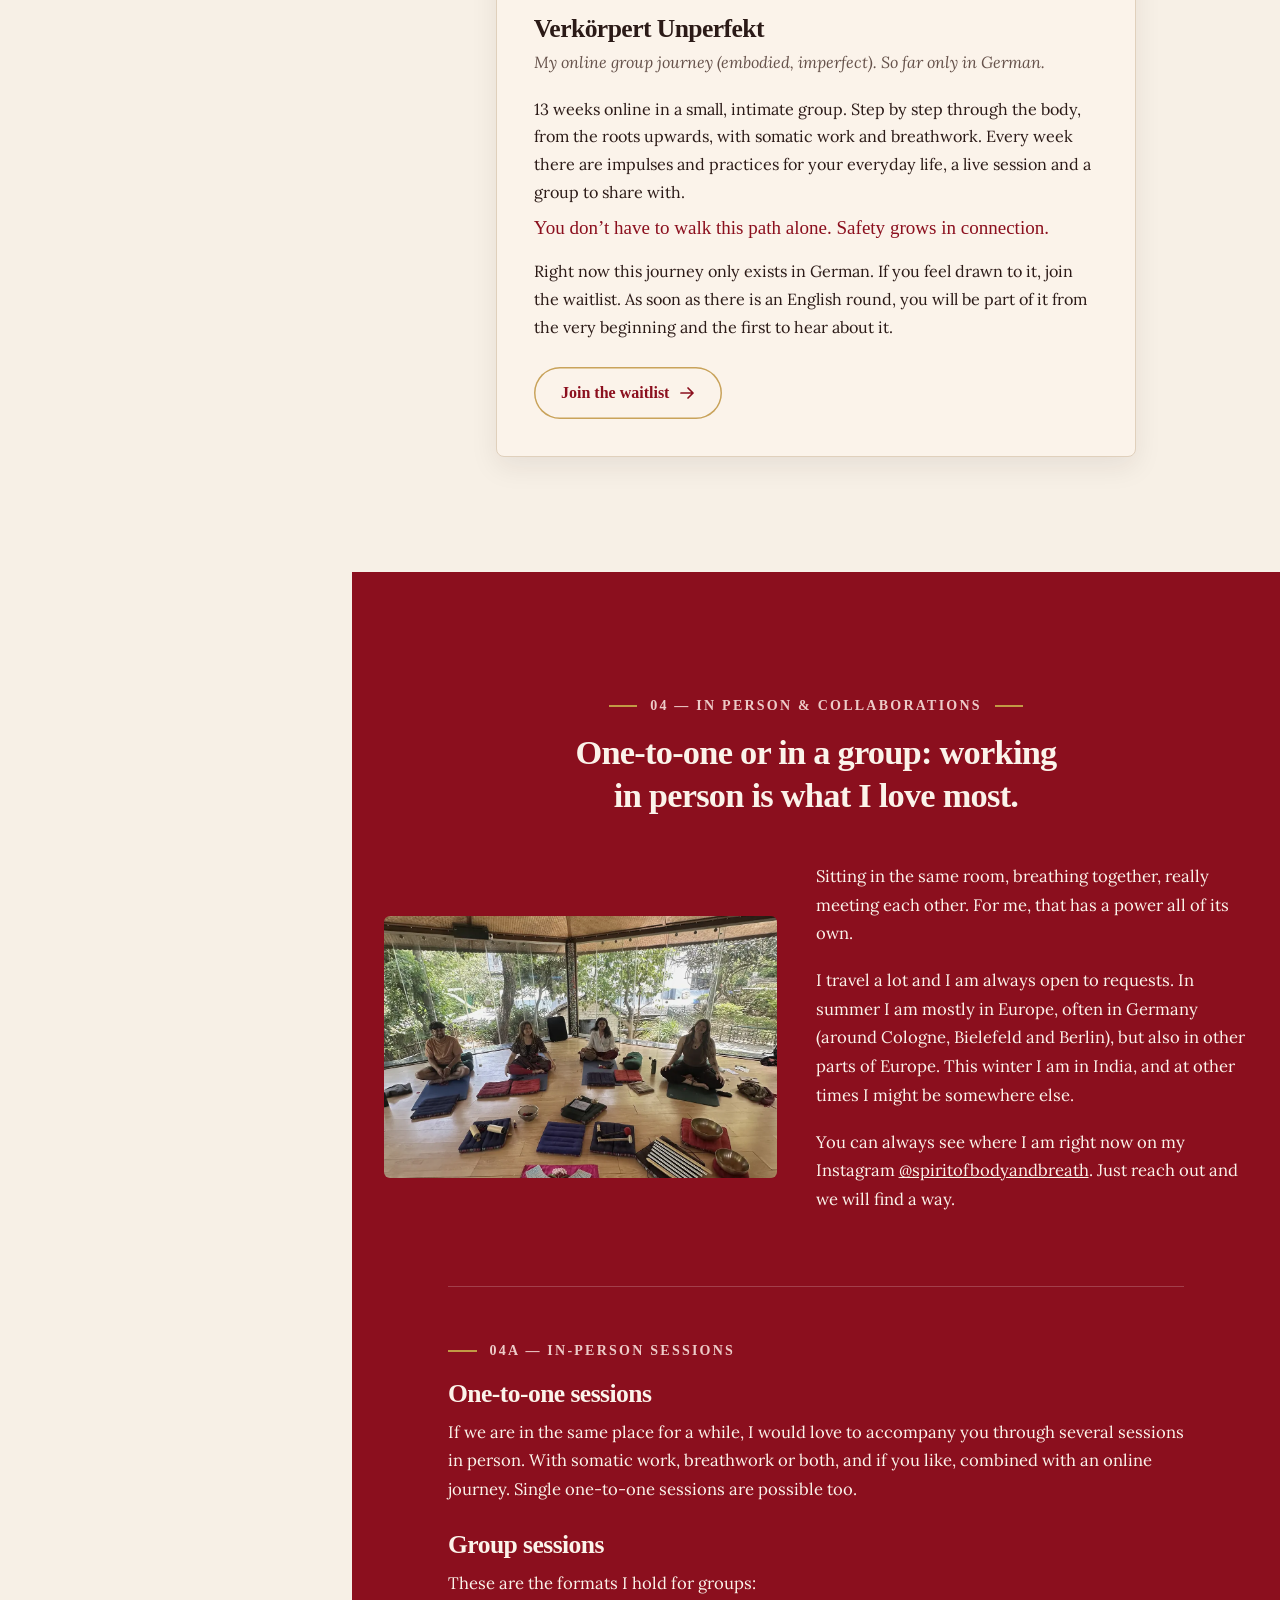
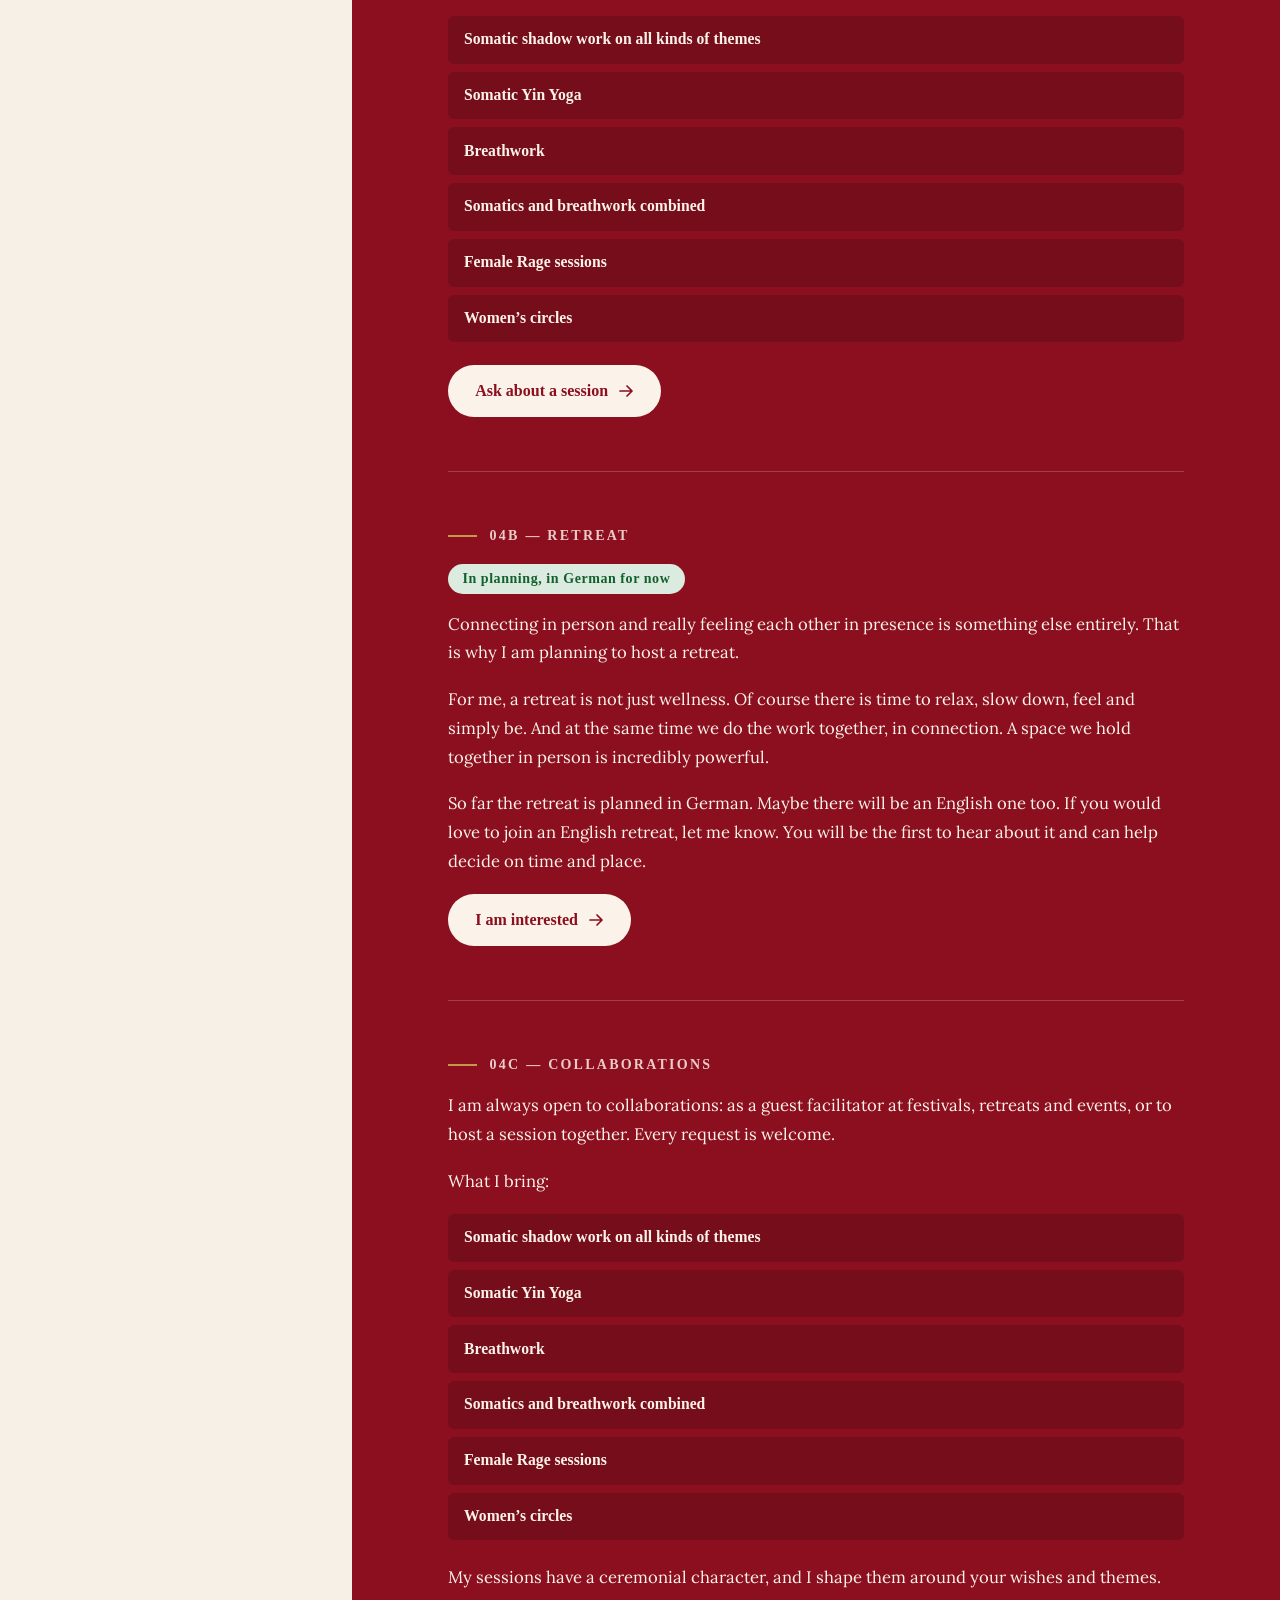
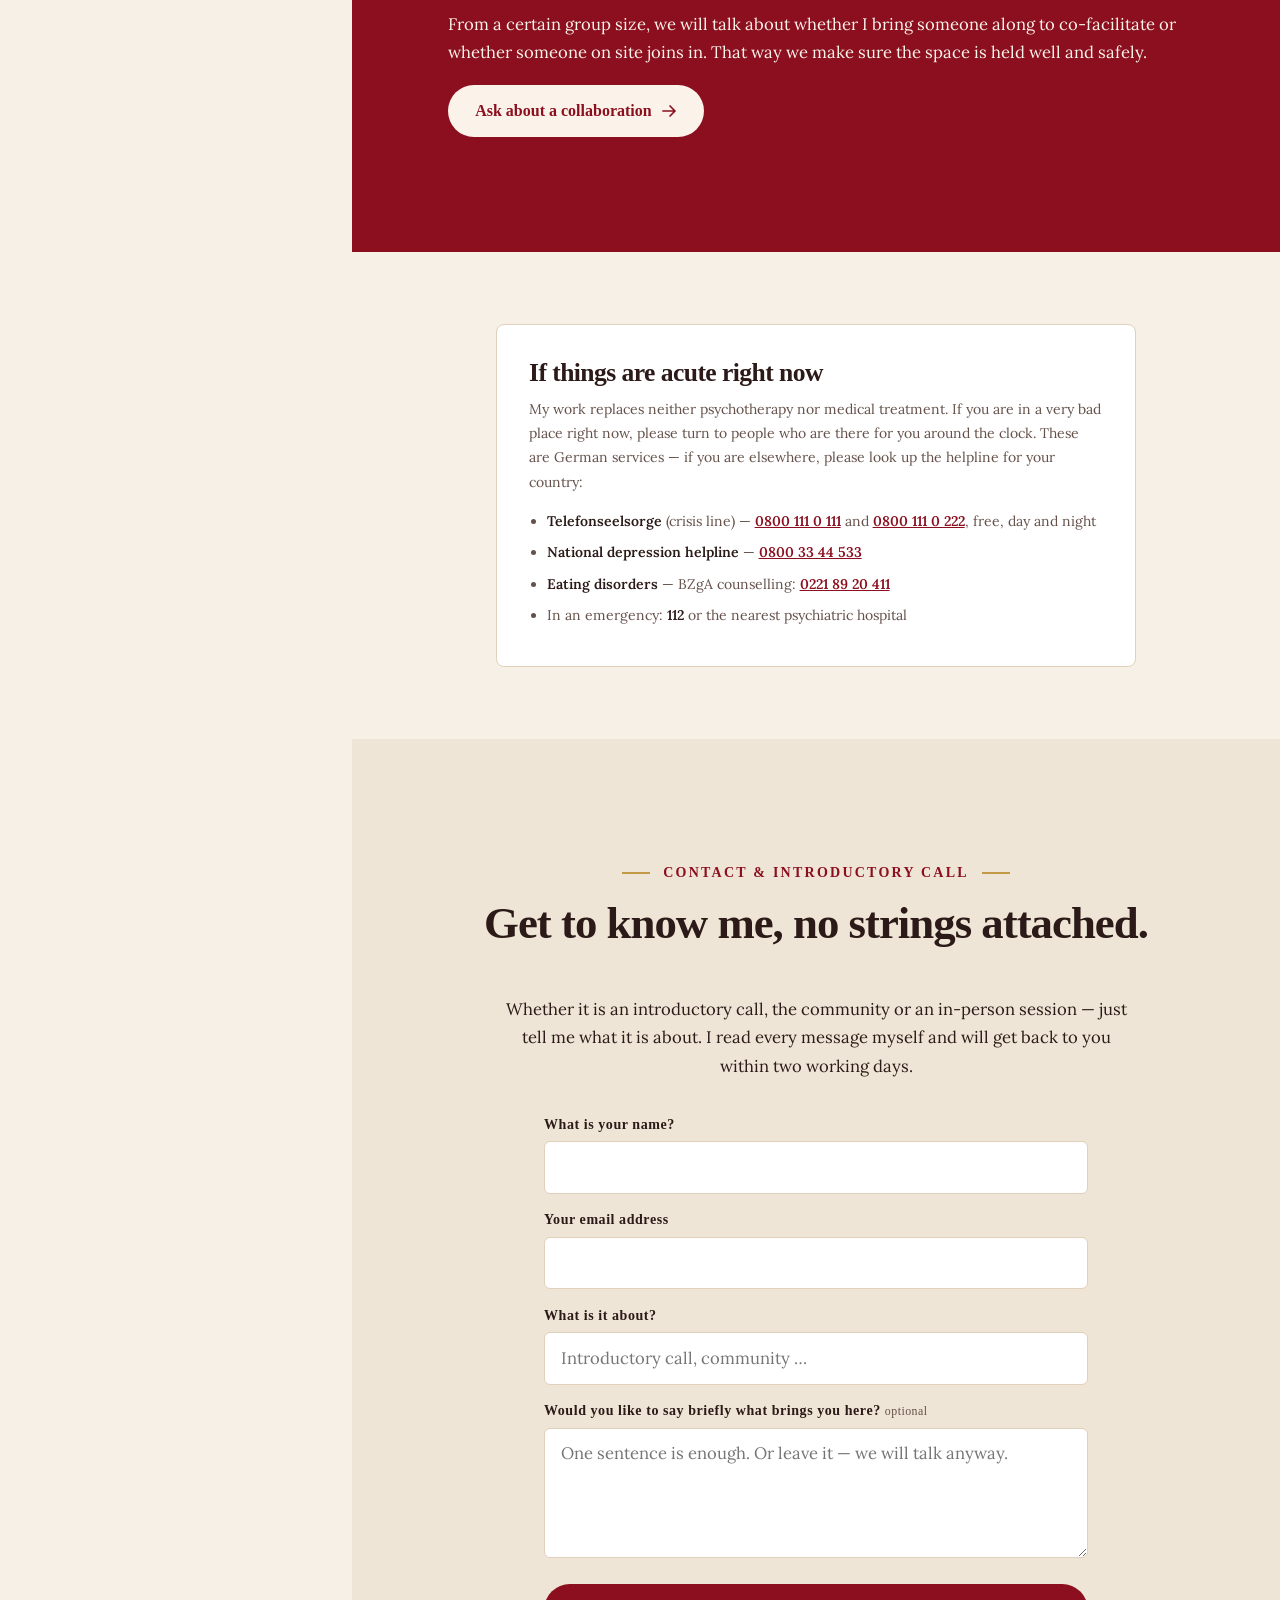
<file: en.html>
<!doctype html>
<html lang="en">
<head>
<meta charset="utf-8">
<meta name="viewport" content="width=device-width, initial-scale=1">
<script>document.documentElement.classList.add('js')</script>

<!-- ENTFERNEN, sobald Impressum + Datenschutz vollstaendig sind und Lilly freigegeben hat -->

<title>Somatic process facilitation &amp; breathwork | Lilly Stradner</title>
<meta name="description" content="Lilly Stradner accompanies people towards a loving relationship with themselves and their body — through somatic work, nervous system work and breathwork. Free, no-strings introductory call.">
<link rel="canonical" href="https://lillystradner.de/en.html">
<link rel="alternate" hreflang="de" href="https://lillystradner.de/">
<link rel="alternate" hreflang="en" href="https://lillystradner.de/en.html">
<link rel="alternate" hreflang="x-default" href="https://lillystradner.de/">

<meta property="og:title" content="Lilly Stradner · Spirit of Body and Breath">
<meta property="og:description" content="Somatic process facilitation &amp; breathwork. Transformation is possible.">
<meta property="og:type" content="website">
<meta property="og:locale" content="en_GB">
<!-- Vorschau-URL, NICHT die spaetere Kundendomain -->
<meta property="og:url" content="https://lillystradner.de/en.html">
<meta property="og:image" content="https://lillystradner.de/assets/og.jpg">
<meta property="og:image:width" content="1200">
<meta property="og:image:height" content="630">
<meta name="theme-color" content="#F7F0E6">
<link rel="icon" href="data:image/svg+xml,%3Csvg xmlns='http://www.w3.org/2000/svg' viewBox='0 0 32 32'%3E%3Crect width='32' height='32' rx='7' fill='%23792427'/%3E%3Cpath d='M16 7a9 9 0 1 0 9 9 7 7 0 1 1-7-7' fill='none' stroke='%23F7F0E6' stroke-width='2.4' stroke-linecap='round'/%3E%3C/svg%3E">
<!-- Hero-Diptychon vorladen: beide Bilder sind LCP-Kandidaten. -->
<link rel="preload" as="image" type="image/webp"
      imagesrcset="assets/img/frueher-440.webp 440w, assets/img/frueher-880.webp 880w"
      imagesizes="(min-width:900px) 260px, 42vw">
<link rel="preload" as="image" href="assets/img/heute-neu.jpg" type="image/jpeg">
<link rel="preload" href="assets/fonts/lora-400.woff2" as="font" type="font/woff2" crossorigin>
<link rel="stylesheet" href="assets/fonts.css">
<link rel="stylesheet" href="assets/tokens.css">
<link rel="stylesheet" href="assets/site.css">
</head>
<body>

<a class="skip" href="#inhalt">Skip to content</a>

<!-- Glut-Linie: wandert beim Scrollen mit. Rein dekorativ. -->
<div class="glutlinie" aria-hidden="true"><span></span></div>

<!-- ══ Kopfleiste ══ Sprache immer sichtbar, nie hinter einem Aufklapper -->
<header class="kopf">
  <button class="menue-knopf" id="menue" aria-expanded="false" aria-controls="nav">
    <svg viewBox="0 0 15 11" aria-hidden="true">
      <line class="b1" x1="0" y1="1" x2="15" y2="1"/>
      <line class="b2" x1="0" y1="5.5" x2="15" y2="5.5"/>
      <line class="b3" x1="0" y1="10" x2="15" y2="10"/>
    </svg>
    <span>Menu</span>
  </button>

  <!-- Brandzeichen (19.11.): mittig in der Leiste, fuehrt zum Seitenanfang.
       Ersetzt das Siegel, das vorher im Hero stand. -->
  <div class="kopf-mitte">
  <a class="kopf-marke" href="#">
    <img src="assets/img/siegel-120.webp" width="40" height="41" fetchpriority="high"
         srcset="assets/img/siegel-120.webp 120w, assets/img/siegel-240.webp 240w" sizes="(min-width:1024px) 44px, 34px"
         alt="Spirit of Body and Breath Logo">
    <span>
      <b>Lilly Stradner</b>
      <i>Spirit of Body and Breath</i>
    </span>
  </a>
  </div>

  <div class="kopf-rechts">

  <!-- Runde 2: Lilly will den Kennenlerncall „wirklich ohne Hürde" — deshalb
       dauerhaft erreichbar. Ab 1024px in der Kopfleiste, darunter schwebt er
       unten am Rand, sobald der Hero verlassen ist (site.js). -->
  <a class="kennenlernen" href="#kontakt" data-thema="Introductory call">Get to know me</a>

  <nav class="sprache" aria-label="Choose language">
    <a href="index.html" hreflang="de">
      <svg class="flagge" viewBox="0 0 5 3" aria-hidden="true"><rect width="5" height="1" y="0" fill="#000"/><rect width="5" height="1" y="1" fill="#D00"/><rect width="5" height="1" y="2" fill="#FFCE00"/></svg>
      DE
    </a>
    <a href="en.html" aria-current="true" hreflang="en">
      <svg class="flagge" viewBox="0 0 60 30" aria-hidden="true"><clipPath id="s"><path d="M0 0v30h60V0z"/></clipPath><g clip-path="url(#s)"><path d="M0 0v30h60V0z" fill="#012169"/><path d="M0 0l60 30m0-30L0 30" stroke="#fff" stroke-width="6"/><path d="M0 0l60 30m0-30L0 30" stroke="#C8102E" stroke-width="4"/><path d="M30 0v30M0 15h60" stroke="#fff" stroke-width="10"/><path d="M30 0v30M0 15h60" stroke="#C8102E" stroke-width="6"/></g></svg>
      EN
    </a>
  </nav>
  </div>
</header>

<!-- ══ Seitenreiter (ab 900px) ══ -->
<nav class="rail" aria-label="Chapters">
  <a href="#ueber-mich"  data-titel="About me"><span class="sr">About me</span></a>
  <a href="#arbeit"      data-titel="My work"><span class="sr">My work</span></a>
  <a href="#begleitung"  data-titel="Online journeys"><span class="sr">Online journeys</span></a>
  <a href="#community"   data-titel="Online community"><span class="sr">Online community</span></a>
  <a href="#offline"     data-titel="In person &amp; collaborations"><span class="sr">In person &amp; collaborations</span></a>
  <a href="#kontakt"     data-titel="Contact"><span class="sr">Contact</span></a>
</nav>

<!-- ══ Ausklapp-Navigation ══ Punkte exakt nach Lillys PDF (Runde 2) -->
<div class="nav" id="nav" data-offen="false">
  <ol>
    <li><a href="#ueber-mich"><span>01</span> About me</a></li>
    <li><a href="#arbeit"><span>02</span> My work</a></li>
    <li><a href="#begleitung"><span>03</span> Online</a></li>
    <li class="unter"><a href="#einszueins"><span>3a</span> One-to-one journey</a></li>
    <li class="unter"><a href="#community"><span>3b</span> Community</a></li>
    <li class="unter"><a href="#gruppen"><span>3c</span> Group journey</a></li>
    <li><a href="#offline"><span>04</span> Offline</a></li>
    <li class="unter"><a href="#offline-sessions"><span>4a</span> In-person sessions</a></li>
    <li class="unter"><a href="#retreat"><span>4b</span> Retreat</a></li>
    <li class="unter"><a href="#kooperationen"><span>4c</span> Collaborations</a></li>
    <li class="nav-kontakt"><a href="#kontakt"><span>→</span> Contact &amp; introductory call</a></li>
  </ol>
</div>

<main id="inhalt">

<!-- ══════════ HERO ══════════
     Reihenfolge nach Lillys PDF (Runde 2):
     Bilder → „Transformation ist möglich." → Grundlage → Zeile →
     ihr neuer Text → Einladung zum Runterscrollen.
     Das Siegel mit „Spirit of…" steht seit 19.11. oben in der Kopfleiste. -->
<section class="hero">
  <!-- 19.11. (Lilly, Runde 4): alle Teile direkt im Raster, in der Handy-
       Reihenfolge. Desktop: links Text (ca. 60 %), rechts die Fotos, senkrecht
       mittig. Handy: Ueberschrift, Grundlage, Fotos, Zitat, Absatz, Zeile, Knoepfe. -->
  <div class="buehne hero-gitter">
    <h1>Transformation is possible.</h1>

    <p class="grundlage">And the foundation for it:<br> a healthy relationship with yourself. <span class="herz" aria-hidden="true">❤</span></p>

    <div class="dipt">
      <figure>
        <picture>
          <source type="image/webp" srcset="assets/img/frueher-440.webp 440w, assets/img/frueher-880.webp 880w" sizes="(min-width:900px) 20vw, 42vw">
          <img src="assets/img/frueher-440.jpg"
               srcset="assets/img/frueher-440.jpg 440w, assets/img/frueher-880.jpg 880w"
               sizes="(min-width:900px) 20vw, 42vw"
               width="440" height="616" fetchpriority="high"
             alt="Lilly ten years ago in a cave: white T-shirt, hair tied up, a cautious smile.">
        </picture>
        <!-- Jahreszahl aus den Aufnahmedaten der Dateien — Lilly bestaetigen lassen -->
        <figcaption>2016</figcaption>
      </figure>
      <figure>
        <picture>
          <img src="assets/img/heute-neu.jpg"
               width="440" height="616" fetchpriority="high"
             alt="Lilly today, laughing in front of a red wall: patterned top, tattooed arm, an open smile.">
        </picture>
        <figcaption>2026</figcaption>
      </figure>
    </div>

    <p class="kern">For years I hated myself and my body. Today I know:<br> <em>we were never the real problem!</em></p>
    <p class="hero-absatz">That is exactly why I accompany people towards a loving relationship with themselves and their body ~ so that everything else can grow from there.&nbsp;<span aria-hidden="true">🌱</span></p>

    <!-- Runde 2: ohne Strich davor, „&" statt Punkt, am Handy in EINER Zeile. -->
    <p class="zeile">Somatic process facilitation &amp; breathwork</p>

    <div class="hero-wege">
      <a class="knopf runter" href="#ueber-mich">
        Learn more about me and my work
        <svg viewBox="0 0 16 16" fill="none" aria-hidden="true"><path d="M8 2v12M3 9l5 5 5-5" stroke="currentColor" stroke-width="1.7" stroke-linecap="round" stroke-linejoin="round"/></svg>
      </a>
    </div>
  </div>
</section>


<!-- ══════════ 01 · ÜBER MICH ══════════
     Text 1:1 aus Lillys PDF (Runde 2). -->
<section id="ueber-mich">
  <div class="buehne">
    <div class="kapitel-kopf reveal"><p class="marke">01 — About me</p></div>

    <!-- W12: Trigger-Hinweis vor der Geschichte. -->
    <div class="hinweis reveal">
      <strong>Before you read on:</strong> in this chapter I speak openly about an eating disorder, suicidal thoughts and sexual violence. If that feels too close right now, feel free to skip straight to <a href="#arbeit">my work</a>.
    </div>

    <div class="kapitel-kopf reveal"><h2>Imagine growing up in a seemingly “perfectly normal family”.</h2></div>

    <div class="lese reveal">
      <p>House, garden, school, holidays.<br>And yet you have hated yourself to the core for as long as you can remember.<br>You cannot help eating all the time, you are ashamed of your body and you simply do not understand why you are so much worse than everyone else.</p>

      <p class="satz-gross">That’s the story of my life.</p>

      <p>Despite what was actually a lovely childhood, “something was always wrong with me”. Binge eating. My weight. The fear of standing out. Depressive phases and times when I hurt myself and no longer want to live. Drugs, emotional dependencies and the compulsion to keep optimising myself.<br>All of it under the cover of an eating disorder I judge myself for.</p>
    </div>

    <figure class="pergament schmal reveal">
      <blockquote>“If I could finally manage to be disciplined and thin, everything would be fine.”</blockquote>
    </figure>

    <div class="lese reveal">
      <p>One of the biggest lies our society tells us — and one I told myself for a long time.<br><span class="beiseite">(I lost over 50 kg and still was not happy. ;) )</span></p>
      <p class="markiert">Today I know: numbing, control, withdrawal or distraction — whichever survival strategy we reach for, they are intelligent mechanisms of our system that help us cope.</p>
    </div>

    <!-- Runde 2: Bilderreihe. Vier Phasen, gleiches Format, auch am Handy in
         EINER Zeile (Lillys ausdruecklicher Wunsch). Nicht auf 2x2 umbrechen. -->
    <figure class="bilderreihe reveal">
      <ol>
        <li>
          <picture>
            <source type="image/webp" srcset="assets/img/reihe-1-200.webp 200w, assets/img/reihe-1-400.webp 400w" sizes="(min-width:760px) 150px, 22vw">
            <img src="assets/img/reihe-1-200.jpg" srcset="assets/img/reihe-1-200.jpg 200w, assets/img/reihe-1-400.jpg 400w" sizes="(min-width:760px) 150px, 22vw" width="200" height="250" loading="lazy" decoding="async" alt="Lilly with green-tipped hair, holding a glass of wine and a cigarette.">
          </picture>
          <span>Food, alcohol &amp; cigarettes</span>
        </li>
        <li>
          <picture>
            <source type="image/webp" srcset="assets/img/reihe-2-200.webp 200w, assets/img/reihe-2-400.webp 400w" sizes="(min-width:760px) 150px, 22vw">
            <img src="assets/img/reihe-2-200.jpg" srcset="assets/img/reihe-2-200.jpg 200w, assets/img/reihe-2-400.jpg 400w" sizes="(min-width:760px) 150px, 22vw" width="200" height="250" loading="lazy" decoding="async" alt="Lilly in a leather jacket, eyes closed, tongue out, a cigarette between her fingers.">
          </picture>
          <span>Drugs &amp; depression</span>
        </li>
        <li>
          <picture>
            <source type="image/webp" srcset="assets/img/reihe-3-200.webp 200w, assets/img/reihe-3-400.webp 400w" sizes="(min-width:760px) 150px, 22vw">
            <img src="assets/img/reihe-3-200.jpg" srcset="assets/img/reihe-3-200.jpg 200w, assets/img/reihe-3-400.jpg 400w" sizes="(min-width:760px) 150px, 22vw" width="200" height="250" loading="lazy" decoding="async" alt="Mirror selfie: Lilly very thin in a black coat and boots.">
          </picture>
          <span>Starving, sport &amp; university</span>
        </li>
        <li>
          <picture>
            <source type="image/webp" srcset="assets/img/reihe-4-200.webp 200w, assets/img/reihe-4-400.webp 400w" sizes="(min-width:760px) 150px, 22vw">
            <img src="assets/img/reihe-4-200.jpg" srcset="assets/img/reihe-4-200.jpg 200w, assets/img/reihe-4-400.jpg 400w" sizes="(min-width:760px) 150px, 22vw" width="200" height="250" loading="lazy" decoding="async" alt="Lilly in a hospital bed with an IV cannula in her hand.">
          </picture>
          <span>Skin-tightening surgery</span>
        </li>
      </ol>
      <figcaption>Whatever the protective strategy: in the end it is always a form of numbing, escape or distraction.</figcaption>
    </figure>

    <div class="lese reveal">
      <p>None of this means something is wrong with us. It means we are allowed to look at what behind it actually needs our attention.</p>

      <p>I had to learn that the painful way, though.<br>My house of cards collapses when my dad, the only truly safe person in my life, dies far too early, out of nowhere. †</p>

      <p>And yet, in this worst pain, something also breaks open.<br>Deep beneath the grief, a part of me begins to call: “There is more to this.”<br>Very quietly at first, but I follow it.</p>

      <p>I begin to get to know myself, to feel. Travel. Coaching, energy work, a yoga teacher training. My first internship in coaching.</p>

      <p>A lot changes for the better. Quickly, even.<br>But at the same time I sense: something is still stuck there. And I still judge myself for it.</p>
    </div>

    <figure class="pergament schmal reveal">
      <blockquote>“I know I am good enough — so why don’t I feel it?!”</blockquote>
    </figure>

    <div class="lese reveal">
      <p>So I decide to train in trauma, the nervous system and somatic work.<br>And indeed: after five weeks of daily somatic work with myself, the last big piece of the puzzle reveals itself.</p>

      <!-- HIER: Dieser Absatz laesst sich in einem Stueck entfernen oder vertiefen.
           Wie tief Lillys Geschichte oeffentlich steht, entscheidet sie selbst. -->
      <p>After more than 20 years, I remember that a man from my family’s circle raped me when I was five years old.</p>

      <p>At first shock, doubt, uncertainty.<br>And yet a deep certainty: suddenly everything makes sense.</p>

      <p>I take on what is probably the lifelong task of working through this. I look for support again. I learn to talk about it. To show myself. To feel what is there without running away.</p>

      <p>With success. Today, even in difficult times, I have deeply taken in <strong class="glut-text">that I am allowed to stay loving towards myself.</strong></p>

      <p>And with this loving relationship with myself I understand that the rape took one thing from me above all: real connection with other people.<br>Being truly seen had become life-threatening for me.</p>

      <p>I face this in my breathwork teacher training and learn:</p>
      <p class="satz-gross">Being seen can be safe today.</p>

      <p>Through this work I go even deeper, work with my grandmother’s war trauma that I carry in me, and shed layers that are older than my own story.</p>

      <p>So you see: besides various trainings, what shapes me most is my own experience.<br>And that is exactly what my work is about: above all, I accompany and hold space for your own self-experience.</p>
    </div>

    <!-- Runde 2: „Pfeil nach unten nebenher neben dem folgenden Textabschnitt" -->
    <div class="weiter reveal">
      <a class="weiter-pfeil" href="#arbeit">
        <span>Read on here to learn more about my work.</span>
        <svg viewBox="0 0 24 64" fill="none" aria-hidden="true"><path d="M12 2v58M4 52l8 9 8-9" stroke="currentColor" stroke-width="1.8" stroke-linecap="round" stroke-linejoin="round"/></svg>
      </a>
      <div class="weiter-text">
        <p><strong>And just so one thing is clear from the start:</strong> you do not have to have been through something terrible to be in the right place here. It is enough that something is not right for you and you want to change it.</p>
        <p>“Not bad enough” does not exist with me — or rather, that is something we will look at lovingly in our work together. ;)</p>
      </div>
    </div>
  </div>
</section>


<!-- ══════════ 02 · MEINE ARBEIT ══════════ -->
<section id="arbeit" class="boden-zart">
  <div class="buehne">
    <div class="kapitel-kopf reveal"><p class="marke">02 — My work</p></div>

    <div class="arbeit-auftakt">
      <div class="lese reveal">
        <p class="szene">Imagine: on an exciting day you make yourself your favourite drink and sit down comfortably for a moment.<br>An inner voice tells you that you have no time for this. You hug it in your mind, close your eyes and give yourself a deep breath. Mhhhhhhhhh.<br>You feel a bubbling energy in your body, you feel alive and yet safe. It is exciting and sometimes challenging to go for the things that matter to you. But at the same time you trust deeply that you can lovingly accompany yourself through the highs and lows of your life. You are proud and grateful. And you are looking forward to the date with yourself that you have planned for tomorrow …</p>

        <!-- PLATZHALTER: Lillys Sprachnachricht. Sobald die Datei da ist:
             <audio controls preload="none" src="assets/audio/moment.m4a"> -->
        <div class="audio">
          <span class="audio-play" aria-hidden="true"><svg viewBox="0 0 16 16"><path d="M5 3l8 5-8 5z" fill="currentColor"/></svg></span>
          <span class="audio-welle" aria-hidden="true"><i></i><i></i><i></i><i></i><i></i><i></i><i></i><i></i><i></i><i></i><i></i><i></i><i></i><i></i><i></i><i></i></span>
          <span class="audio-text">A short voice message I recorded while writing this, in exactly that moment. <b>Coming soon.</b></span>
        </div>
      </div>

      <!-- Runde 2: das Modell einmal klein vorweg — nicht klickbar, nur das Bild.
           Das grosse, interaktive steht weiter unten bei #methode. -->
      <figure class="methode-mini reveal" aria-hidden="true">
        <svg viewBox="30 30 540 510">
          <!-- Eigene Masken: Verweise auf die Masken des grossen Modells
               weiter unten rendert Chrome schwarz. -->
          <defs>
          <clipPath id="mini-vk1"><circle cx="215" cy="210" r="165"/></clipPath>
          <clipPath id="mini-vk2"><circle cx="385" cy="210" r="165"/></clipPath>
          <mask id="mini-vm1"><rect x="30" y="30" width="540" height="510" fill="#000"/><circle cx="215" cy="210" r="165" fill="#fff"/><circle cx="385" cy="210" r="165" fill="#000"/><circle cx="300" cy="357" r="165" fill="#000"/></mask>
          <mask id="mini-vm2"><rect x="30" y="30" width="540" height="510" fill="#000"/><circle cx="385" cy="210" r="165" fill="#fff"/><circle cx="215" cy="210" r="165" fill="#000"/><circle cx="300" cy="357" r="165" fill="#000"/></mask>
          <mask id="mini-vm3"><rect x="30" y="30" width="540" height="510" fill="#000"/><circle cx="300" cy="357" r="165" fill="#fff"/><circle cx="215" cy="210" r="165" fill="#000"/><circle cx="385" cy="210" r="165" fill="#000"/></mask>
          <mask id="mini-vm12"><rect x="30" y="30" width="540" height="510" fill="#000"/><g clip-path="url(#mini-vk1)"><circle cx="385" cy="210" r="165" fill="#fff"/></g><circle cx="300" cy="357" r="165" fill="#000"/></mask>
          <mask id="mini-vm13"><rect x="30" y="30" width="540" height="510" fill="#000"/><g clip-path="url(#mini-vk1)"><circle cx="300" cy="357" r="165" fill="#fff"/></g><circle cx="385" cy="210" r="165" fill="#000"/></mask>
          <mask id="mini-vm23"><rect x="30" y="30" width="540" height="510" fill="#000"/><g clip-path="url(#mini-vk2)"><circle cx="300" cy="357" r="165" fill="#fff"/></g><circle cx="215" cy="210" r="165" fill="#000"/></mask>
          <mask id="mini-vm123"><rect x="30" y="30" width="540" height="510" fill="#000"/><g clip-path="url(#mini-vk1)"><g clip-path="url(#mini-vk2)"><circle cx="300" cy="357" r="165" fill="#fff"/></g></g></mask>
          </defs>
          <g class="lichter">
            <rect data-feld="1"   x="30" y="30" width="540" height="510" mask="url(#mini-vm1)"/>
            <rect data-feld="2"   x="30" y="30" width="540" height="510" mask="url(#mini-vm2)"/>
            <rect data-feld="3"   x="30" y="30" width="540" height="510" mask="url(#mini-vm3)"/>
            <rect data-feld="12"  x="30" y="30" width="540" height="510" mask="url(#mini-vm12)"/>
            <rect data-feld="13"  x="30" y="30" width="540" height="510" mask="url(#mini-vm13)"/>
            <rect data-feld="23"  x="30" y="30" width="540" height="510" mask="url(#mini-vm23)"/>
            <rect data-feld="123" x="30" y="30" width="540" height="510" mask="url(#mini-vm123)"/>
          </g>
          <circle class="rand r1" cx="215" cy="210" r="165"/>
          <circle class="rand r2" cx="385" cy="210" r="165"/>
          <circle class="rand r3" cx="300" cy="357" r="165"/>
        </svg>
        <figcaption>Spirit of Body and Breath</figcaption>
        <ul class="legende">
          <li class="l1">Body &amp; nervous system</li>
          <li class="l2">Somatic processing</li>
          <li class="l3">Systemic awareness</li>
        </ul>
      </figure>
    </div>

    <div class="lese reveal">
      <p class="gross">That is exactly the aim of my work: that you know yourself, your body, your nervous system, your emotions and energies, and sense what you need. That you feel safe within yourself, trust yourself and know that you are creating your life from a loving relationship with yourself.</p>

      <h3>How do we get there?</h3>
      <p>My work is not classic coaching but process facilitation. In the spaces we share, we create reference experiences for your system through which you learn that new ways are possible today.<br>You then practise these new ways in realistic steps in everyday life, so that bit by bit you can create a new reality for yourself.</p>
      <p class="markiert">Everything is allowed to be there and to be felt, so that it can integrate and lose its unconscious power.</p>
      <p>You are right just as you are, and from there we explore together what is needed. I hold the space for you, share my knowledge and experience, and we meet as equals.</p>
      <p>I work in a trauma-informed way and, especially one-to-one, very individually. We look at what you need in the reality of your life.<br>At its core, though, my method “Spirit of Body and Breath” rests on three interlocking areas:</p>
    </div>

    <!-- ── Die Methode: interaktives Modell (Runde 2) ──────────────────
         Drei Kreise in Lillys Markenfarben. Im Bild stehen NUR die
         Ueberschriften; ein Klick auf ein Feld zeigt die Erklaerung
         daneben. Ohne JS stehen alle sieben Texte als Liste da.
         Welches Feld getroffen wurde, rechnet site.js aus der Geometrie
         aus — Masken zaehlen beim Klicken nicht mit. -->
    <div class="methode reveal" id="methode">
      <h3 class="methode-titel">Spirit of Body and Breath</h3>
      <p class="methode-hinweis">Tap a field to find out what it is about.</p>

      <div class="methode-gitter">
        <svg class="venn" viewBox="30 30 540 510" role="group" aria-label="Spirit of Body and Breath model: three overlapping circles">
          <defs>
            <clipPath id="vk1"><circle cx="215" cy="210" r="165"/></clipPath>
            <clipPath id="vk2"><circle cx="385" cy="210" r="165"/></clipPath>
            <mask id="vm1"><rect x="30" y="30" width="540" height="510" fill="#000"/><circle cx="215" cy="210" r="165" fill="#fff"/><circle cx="385" cy="210" r="165" fill="#000"/><circle cx="300" cy="357" r="165" fill="#000"/></mask>
            <mask id="vm2"><rect x="30" y="30" width="540" height="510" fill="#000"/><circle cx="385" cy="210" r="165" fill="#fff"/><circle cx="215" cy="210" r="165" fill="#000"/><circle cx="300" cy="357" r="165" fill="#000"/></mask>
            <mask id="vm3"><rect x="30" y="30" width="540" height="510" fill="#000"/><circle cx="300" cy="357" r="165" fill="#fff"/><circle cx="215" cy="210" r="165" fill="#000"/><circle cx="385" cy="210" r="165" fill="#000"/></mask>
            <mask id="vm12"><rect x="30" y="30" width="540" height="510" fill="#000"/><g clip-path="url(#vk1)"><circle cx="385" cy="210" r="165" fill="#fff"/></g><circle cx="300" cy="357" r="165" fill="#000"/></mask>
            <mask id="vm13"><rect x="30" y="30" width="540" height="510" fill="#000"/><g clip-path="url(#vk1)"><circle cx="300" cy="357" r="165" fill="#fff"/></g><circle cx="385" cy="210" r="165" fill="#000"/></mask>
            <mask id="vm23"><rect x="30" y="30" width="540" height="510" fill="#000"/><g clip-path="url(#vk2)"><circle cx="300" cy="357" r="165" fill="#fff"/></g><circle cx="215" cy="210" r="165" fill="#000"/></mask>
            <mask id="vm123"><rect x="30" y="30" width="540" height="510" fill="#000"/><g clip-path="url(#vk1)"><g clip-path="url(#vk2)"><circle cx="300" cy="357" r="165" fill="#fff"/></g></g></mask>
          </defs>

          <circle class="k k1" cx="215" cy="210" r="165"/>
          <circle class="k k2" cx="385" cy="210" r="165"/>
          <circle class="k k3" cx="300" cy="357" r="165"/>

          <g class="lichter" aria-hidden="true">
            <rect data-feld="1"   x="30" y="30" width="540" height="510" mask="url(#vm1)"/>
            <rect data-feld="2"   x="30" y="30" width="540" height="510" mask="url(#vm2)"/>
            <rect data-feld="3"   x="30" y="30" width="540" height="510" mask="url(#vm3)"/>
            <rect data-feld="12"  x="30" y="30" width="540" height="510" mask="url(#vm12)"/>
            <rect data-feld="13"  x="30" y="30" width="540" height="510" mask="url(#vm13)"/>
            <rect data-feld="23"  x="30" y="30" width="540" height="510" mask="url(#vm23)"/>
            <rect data-feld="123" x="30" y="30" width="540" height="510" mask="url(#vm123)"/>
          </g>
          <circle class="rand r1" cx="215" cy="210" r="165"/>
          <circle class="rand r2" cx="385" cy="210" r="165"/>
          <circle class="rand r3" cx="300" cy="357" r="165"/>

          <g class="felder">
            <g class="feld haupt" data-feld="1" tabindex="0" role="button" aria-controls="methode-text" aria-pressed="false"><text x="140" y="175"><tspan x="140" dy="-.6em">Body &amp;</tspan><tspan x="140" dy="1.2em">nervous</tspan><tspan x="140" dy="1.2em">system</tspan></text></g>
            <g class="feld haupt" data-feld="2" tabindex="0" role="button" aria-controls="methode-text" aria-pressed="false"><text x="460" y="175"><tspan x="460" dy="0">Somatic</tspan><tspan x="460" dy="1.2em">processing</tspan></text></g>
            <g class="feld haupt" data-feld="3" tabindex="0" role="button" aria-controls="methode-text" aria-pressed="false"><text x="300" y="450"><tspan x="300" dy="0">Systemic</tspan><tspan x="300" dy="1.2em">awareness</tspan></text></g>
            <g class="feld" data-feld="12" tabindex="0" role="button" aria-controls="methode-text" aria-pressed="false"><text x="300" y="156"><tspan x="300" dy="0">Peace with</tspan><tspan x="300" dy="1.25em">your themes</tspan></text></g>
            <g class="feld" data-feld="13" tabindex="0" role="button" aria-controls="methode-text" aria-pressed="false"><text x="206" y="337"><tspan x="206" dy="0">You in</tspan><tspan x="206" dy="1.25em">today’s world</tspan></text></g>
            <g class="feld" data-feld="23" tabindex="0" role="button" aria-controls="methode-text" aria-pressed="false"><text x="394" y="337"><tspan x="394" dy="0">Your purpose</tspan><tspan x="394" dy="1.25em">here</tspan></text></g>
            <g class="feld mitte" data-feld="123" tabindex="0" role="button" aria-controls="methode-text" aria-pressed="false"><text x="300" y="255"><tspan x="300" dy="0">Safety &amp;</tspan><tspan x="300" dy="1.25em">self-worth</tspan></text></g>
          </g>
        </svg>

        <div class="methode-text" id="methode-text" aria-live="polite">
          <p class="methode-leer">Choose a field in the model.</p>
          <div class="feld-text" data-feld="1">
            <p class="feld-nr">1</p>
            <h4>Body &amp; nervous system</h4>
            <p>The foundation is to rebuild a connection with your body in the first place. You learn to feel it again and to listen to it. It is also about understanding your nervous system. You learn to recognise where your nervous system is right now and how to navigate it. This is not about always being calm and regulated, but about giving yourself what you truly need in the moment. Over time, we then need to reach for unhealthy mechanisms less and less.</p>
          </div>
          <div class="feld-text" data-feld="12">
            <p class="feld-nr">1 + 2</p>
            <h4>Peace with your themes</h4>
            <p>A deep trust: you can hold yourself and your themes. You are never to blame, but you take responsibility.</p>
          </div>
          <div class="feld-text" data-feld="2">
            <p class="feld-nr">2</p>
            <h4>Somatic processing</h4>
            <p>Here we look at your story and your themes. Your wounds and imprints from childhood, your triggers today, attachment patterns and so on. We learn to feel, hold and integrate all of it, so that it loses its unconscious power. I especially love working with somatic work and breathwork here. That includes working with parts, shadow, chakras, suppressed emotions, your voice and much more. Always according to your wishes and needs.</p>
          </div>
          <div class="feld-text" data-feld="23">
            <p class="feld-nr">2 + 3</p>
            <h4>Your purpose here</h4>
            <p>Our experiences and our pain often hold passion and potential too. What do you really want to do with your life?</p>
          </div>
          <div class="feld-text" data-feld="3">
            <p class="feld-nr">3</p>
            <h4>Systemic awareness</h4>
            <p>We are not simply “just us” — we are beings shaped by systems all our lives. Family systems, school systems, work contexts, societal systems like capitalism, patriarchy, neocolonialism and many more. All of these act on us every day and will keep doing so. Only when we learn to recognise this are we no longer powerless in the face of it.</p>
          </div>
          <div class="feld-text" data-feld="13">
            <p class="feld-nr">1 + 3</p>
            <h4>You in today’s world</h4>
            <p>Instead of just functioning, learn to hold yourself and navigate within the systems that shape you.</p>
          </div>
          <div class="feld-text" data-feld="123">
            <p class="feld-nr">1 + 2 + 3</p>
            <h4>Safety &amp; self-worth</h4>
            <p>You, in your untouchable connection with yourself. Even if life will not always be sunshine and rainbows: you know you can lovingly hold and accompany yourself.</p>
          </div>
        </div>
      </div>
    </div>

    <div class="lese reveal">
      <p class="gross">In my work, the focus is on moving from the mind into embodiment.</p>
      <p>What we often already know, we want to actually learn to live, here and now. Of course we always bring our wonderful head along — just like whatever sometimes shows up beyond words, if you are open to it.</p>
    </div>

    <!-- Lillys Text vom 19.11. Bleibt zugeklappt, wer mag, klickt drauf. -->
    <div class="falten reveal" id="nerds">
      <details class="falte">
        <summary><b>For the nerds</b> Somatic work &amp; breathwork explained</summary>
        <div class="inhalt nerds-text">
          <p class="einladung">More than anything, I invite you to simply give this work a try, because it wants to be <em>experienced</em>, not understood. But for those who want to know more, here is the essence:</p>

          <h4>Somatic work</h4>
          <p><b>Soma</b> comes from Greek and means body. Somatic work is work with and through the body.</p>
          <p>Your nervous system is constantly checking whether you are safe. This is called <b>neuroception</b>. It runs faster than you can think, it is shaped by everything you have experienced, and it does not judge objectively.<br>This creates patterns that play as if from an unconscious hard drive. That is why you can know something and still act or feel differently.</p>
          <p class="betont">This is not a flaw, it is body intelligence: every pattern once had a good reason, your survival.</p>
          <p>Today your body and your nervous system don’t learn through more arguments, but through new experiences. That is exactly where we start. Through sensation, feeling, movement, breath and voice we create new experiences of safety that your system stores, bit by bit.</p>
          <p>This is made possible by <b>neuroplasticity</b>, the nervous system’s ability to change through experience. You can picture it as updating your hard drive. Through repetition, at your own pace, and with strategies for your everyday life.</p>

          <h4>Conscious Connected Breathwork</h4>
          <p>Here you breathe in a connected way, with no pause between inhale and exhale: in through the nose, deep into the belly, up into the chest and out through the mouth.<br>Sounds simple, and it is, but it is also incredibly powerful.</p>
          <p>Our breathing patterns mirror the imprints of our nervous system. <b>We limit ourselves by limiting our breath.</b> When the breath is allowed to flow freely again, whatever has been held on to for a long time starts to move as well.</p>
          <p>In breathwork, this is described as a shift in state: from everyday thinking (beta waves) into deeper states (alpha and theta), where feelings, images and memories become easier to access.</p>
          <p>The breath is one of the few body functions that run on their own and that we can also steer consciously. A bridge between the conscious and the unconscious, between body and mind. In many traditions it is seen as the oldest teacher there is: <em>the Spirit of the Breath</em>.</p>
          <p class="hinweis">This form of breathwork doesn’t suit every phase of life, for example not during pregnancy or with certain cardiovascular conditions. We will check this together beforehand.</p>

          <h4>Why both together?</h4>
          <p>Somatic work builds the foundation, the safety in the body. The breath opens the door to what lies underneath.</p>
          <p class="schluss">The intelligence of the body and the power of the breath: <b>Spirit of Body and Breath.</b></p>
        </div>
      </details>
    </div>

    <!-- 20.11. (Lilly): „Woher ich komme" heisst jetzt „Mein Weg". Das Foto ist
         vorerst raus (neues Bild folgt), der Text nimmt die Breite ein.
         Darunter „Lass uns kennenlernen" statt des alten Kennenlern-Knopfs. -->
    <div class="werdegang reveal" id="werdegang">
      <div class="lese">
        <h3>My path</h3>
        <p class="weg-einleitung">Since early 2024 I have been accompanying people and holding space. This is what shaped me on my way to this work:</p>
        <ul class="weg-liste">
          <li><b>Coaching and courses for my own growth</b><span>Learning, above all through experience. Because every path starts with ourselves.</span></li>
          <li><b>Studies in International Relations, Rhine-Waal University of Applied Sciences</b><span>A deep understanding of how much we are shaped by the systems we live in.</span></li>
          <li><b>Travelling to other countries and cultures</b><span>Experiencing that life can work completely differently from what we are used to in the West.</span></li>
          <li><b>Internship as a coach and consultant at Soul Food, Jackie Freitag</b><span>First experiences of accompanying others, being accompanied myself and working in a team.</span></li>
          <li><b>200 hours of Multi-Style Yoga and Yin Yoga, Bhagsu Yoga Institute, India</b><span>The start of my deep journey into the body.</span></li>
          <li><b>Reiki levels 1, 2a and 2b, Bhagsu Yoga Institute, India</b><span>The energetic and spiritual level.</span></li>
          <li class="betont"><b>Training as a trauma-informed embodiment coach, Soma Akademie (online)</b><span>Holistic somatic work, solid knowledge of the nervous system and holding online spaces.</span></li>
          <li class="betont"><b>Conscious Connected Breathwork Facilitator, Evolution of Breath (300 hours, in person in India)</b><span>Holding spaces, sessions and journeys in person. The power of the breath.</span></li>
        </ul>
        <p class="weg-schluss">Through all of this, my work today isn’t typical coaching, but a journey back to you.</p>
      </div>
    </div>

    <div class="kennenlernen-block reveal" id="kennenlernen-schritte">
      <h3>Let’s get to know each other</h3>
      <p>If you’re curious, we’ll start in a relaxed way:</p>
      <ol class="schritte">
        <li><span class="schritt-nr" aria-hidden="true">1</span><b>Short introductory call (10 to 20 minutes)</b><span>No strings attached. Where are you, where do you want to go, and is it a good fit? A little vibe check.</span></li>
        <li><span class="schritt-nr" aria-hidden="true">2</span><b>Free introductory session</b><span>If it feels right for both of us and you’re open to a longer journey, we take a closer look in a second meeting. And you experience my work directly in your body.</span></li>
        <li><span class="schritt-nr" aria-hidden="true">3</span><b>Deciding together</b><span>Afterwards we decide together whether we walk this path together. No pressure.</span></li>
      </ol>
      <!-- Link folgt (Calendly) -->
      <p><a class="knopf knopf-call" href="#">Book an introductory call <svg viewBox="0 0 16 16" fill="none" aria-hidden="true"><path d="M2 8h12M9 3l5 5-5 5" stroke="currentColor" stroke-width="1.7" stroke-linecap="round" stroke-linejoin="round"/></svg></a></p>
      <p class="mehr-angebot"><a href="#begleitung">Find out more about my offers here</a></p>
    </div>
  </div>
</section>


<!-- ══════════ 03 · ONLINE-BEGLEITUNGEN ══════════
     Runde 2: Bordeaux-Boden — Lilly will mehr Rot statt Schwarz. -->
<section id="begleitung" class="boden-glut">
  <div class="buehne">
    <div class="kapitel-kopf reveal">
      <p class="marke">03 — Online journeys</p>
      <h2 class="lang">My online journeys run over a longer period and are for people who truly want to change something.</h2>
    </div>
    <div class="lese reveal">
      <p>It is about putting things into practice, trying things out, feeling, experiencing yourself.<br>My work is not for you if you want to be passively entertained, are looking for a “quick fix” or want to be rescued.</p>
    </div>

    <figure class="pergament reveal">
      <blockquote>“I want to take responsibility for myself and my themes — and I would like a space that holds me while I do.”</blockquote>
    </figure>

    <div class="paar gedreht" id="einszueins">
      <div class="reveal">
        <p class="marke">03a — One-to-one process journey</p>
        <p>My one-to-one process journey is perfect for you if you decide to finally take yourself seriously.</p>
        <p>In regular online sessions via Zoom we approach your themes holistically, based on my method “Spirit of Body and Breath” (<a href="#methode">see here</a>).<br>Between sessions I am there for you on WhatsApp, and we check in with each other regularly.</p>
        <p>There are additional materials such as audio trainings, recorded sessions, workbooks and other exercises. What matters here: there is no one-size-fits-all scheme you are put through. Together we explore what exactly you need and at what pace.</p>
        <p class="gross">What I ask of myself is to create a space with you in which you feel truly seen and in which absolutely everything is allowed to be there. This alone is often a huge part of the healing.</p>
      </div>

      <figure class="bild reveal">
        <picture>
          <source type="image/webp" srcset="assets/img/online-580.webp 580w, assets/img/online-1160.webp 1160w" sizes="(min-width:820px) 46vw, 90vw">
          <img src="assets/img/online-580.jpg"
               srcset="assets/img/online-580.jpg 580w, assets/img/online-1160.jpg 1160w"
               sizes="(min-width:820px) 46vw, 90vw"
               width="580" height="387" loading="lazy" decoding="async"
             alt="Laptop with an online session running, a lit candle beside it.">
        </picture>
      </figure>
    </div>

    <!-- 20.11. (Lilly): derselbe Block wie am Ende von „Meine Arbeit",
         hier als helle Karte auf dem Bordeaux. Calendly-Link folgt. -->
    <div class="kennenlernen-block karte reveal">
      <h3>Let’s get to know each other</h3>
      <p>If you’re curious, we’ll start in a relaxed way:</p>
      <ol class="schritte">
        <li><span class="schritt-nr" aria-hidden="true">1</span><b>Short introductory call (10 to 20 minutes)</b><span>No strings attached. Where are you, where do you want to go, and is it a good fit? A little vibe check.</span></li>
        <li><span class="schritt-nr" aria-hidden="true">2</span><b>Free introductory session</b><span>If it feels right for both of us and you’re open to a longer journey, we take a closer look in a second meeting. And you experience my work directly in your body.</span></li>
        <li><span class="schritt-nr" aria-hidden="true">3</span><b>Deciding together</b><span>Afterwards we decide together whether we walk this path together. No pressure.</span></li>
      </ol>
      <!-- Link folgt (Calendly) -->
      <p><a class="knopf knopf-call" href="#">Book an introductory call <svg viewBox="0 0 16 16" fill="none" aria-hidden="true"><path d="M2 8h12M9 3l5 5-5 5" stroke="currentColor" stroke-width="1.7" stroke-linecap="round" stroke-linejoin="round"/></svg></a></p>
    </div>

    <div class="hinweis reveal">
      <strong>Who this is not right for:</strong> I am not a therapist and I do not offer psychotherapy. If you are in an acute crisis, living with a mental illness that needs treatment, or in an acute eating disorder, a doctor or psychotherapist is the better place for you. Feel free to tell me in our call — I will be honest with you.
    </div>

  </div>
</section>


<!-- ══════════ 03b · ONLINE-COMMUNITY + 03c · GRUPPENMENTORING ══════════
     20.11. (Lilly): Community vor dem Gruppenmentoring. Beides gibt es bisher
     nur auf Deutsch; die englische Seite zeigt je eine Kurzfassung (nur-en). -->
<section id="community">
  <div class="buehne">
    <div class="kapitel-kopf reveal"><p class="marke">03b — Online community</p></div>
    <div class="nur-deutsch-teaser reveal">
      <p class="plakette">Free and without obligation</p>
      <h3>My online community</h3>
      <p class="teaser-unterzeile">So far only in German.</p>
      <p>A free space on WhatsApp where we meet and stay with the work together. Depending on interest, online breathwork and somatics sessions with optional sharings grow out of it, and you can help shape it from the very beginning.</p>
      <p>Right now the community only exists in German. If this speaks to you, put your name on the list. As soon as there is an English version, you will be there from the start and the first to know.</p>
      <p class="teaser-knopf"><a class="knopf knopf-warteliste" href="#kontakt" data-thema="Community in English">Put me on the list
        <svg viewBox="0 0 16 16" fill="none" aria-hidden="true"><path d="M2 8h12M9 3l5 5-5 5" stroke="currentColor" stroke-width="1.7" stroke-linecap="round" stroke-linejoin="round"/></svg>
      </a></p>
    </div>

    <div class="gruppe-teaser reveal" id="gruppen">
      <p class="marke">03c — Group journey</p>
      <h3>Verkörpert Unperfekt</h3>
      <p class="teaser-unterzeile">My online group journey (embodied, imperfect). So far only in German.</p>
      <p>13 weeks online in a small, intimate group. Step by step through the body, from the roots upwards, with somatic work and breathwork. Every week there are impulses and practices for your everyday life, a live session and a group to share with.<br>
        <span class="teaser-betont">You don’t have to walk this path alone. Safety grows in connection.</span></p>
      <p>Right now this journey only exists in German. If you feel drawn to it, join the waitlist. As soon as there is an English round, you will be part of it from the very beginning and the first to hear about it.</p>
      <p class="teaser-knopf"><a class="knopf knopf-warteliste" href="#">Join the waitlist
        <svg viewBox="0 0 16 16" fill="none" aria-hidden="true"><path d="M2 8h12M9 3l5 5-5 5" stroke="currentColor" stroke-width="1.7" stroke-linecap="round" stroke-linejoin="round"/></svg>
      </a></p>
    </div>
  </div>
</section>


<!-- ══════════ 04 · OFFLINE & KOOPERATIONEN ══════════ -->
<section id="offline" class="boden-glut">
  <div class="buehne">
    <!-- 20.11. (Lilly): Offline neu gegliedert in 4a Sessions, 4b Retreat,
         4c Kooperationen. Deutsch und Englisch stehen hier getrennt, weil das
         Retreat auf Englisch nur als Interessenhinweis erscheint. -->
    <div class="kapitel-kopf reveal">
      <p class="marke">04 — In person &amp; collaborations</p>
      <h2 class="lang">One-to-one or in a group: working in person is what I love most.</h2>
    </div>

    <div class="paar">
      <figure class="bild reveal">
        <picture>
          <source type="image/webp" srcset="assets/img/offline-580.webp 580w, assets/img/offline-1160.webp 1160w" sizes="(min-width:820px) 46vw, 90vw">
          <img src="assets/img/offline-580.jpg"
               srcset="assets/img/offline-580.jpg 580w, assets/img/offline-1160.jpg 1160w"
               sizes="(min-width:820px) 46vw, 90vw"
               width="580" height="387" loading="lazy" decoding="async"
             alt="View from above into a prepared retreat room with mats and singing bowls.">
        </picture>
      </figure>
      <div class="reveal">
        <p>Sitting in the same room, breathing together, really meeting each other. For me, that has a power all of its own.</p>
        <p>I travel a lot and I am always open to requests. In summer I am mostly in Europe, often in Germany (around Cologne, Bielefeld and Berlin), but also in other parts of Europe. This winter I am in India, and at other times I might be somewhere else.</p>
        <p>You can always see where I am right now on my Instagram <a href="https://www.instagram.com/spiritofbodyandbreath/" target="_blank" rel="noopener">@spiritofbodyandbreath</a>. Just reach out and we will find a way.</p>
      </div>
    </div>

    <div class="offline-teil reveal" id="offline-sessions">
      <p class="marke">04a — In-person sessions</p>
      <div class="lese">
        <h3>One-to-one sessions</h3>
        <p>If we are in the same place for a while, I would love to accompany you through several sessions in person. With somatic work, breathwork or both, and if you like, combined with an online journey. Single one-to-one sessions are possible too.</p>
        <h3>Group sessions</h3>
        <p>These are the formats I hold for groups:</p>
        <ul class="angebote">
          <li>Somatic shadow work on all kinds of themes</li>
          <li>Somatic Yin Yoga</li>
          <li>Breathwork</li>
          <li>Somatics and breathwork combined</li>
          <li>Female Rage sessions</li>
          <li>Women’s circles</li>
        </ul>
        <p><a class="knopf" href="#kontakt" data-thema="In-person session">Ask about a session
          <svg viewBox="0 0 16 16" fill="none" aria-hidden="true"><path d="M2 8h12M9 3l5 5-5 5" stroke="currentColor" stroke-width="1.7" stroke-linecap="round" stroke-linejoin="round"/></svg>
        </a></p>
      </div>
    </div>

    <div class="offline-teil reveal" id="retreat">
      <p class="marke">04b — Retreat</p>
      <div class="lese">
        <p class="plakette">In planning, in German for now</p>
        <p>Connecting in person and really feeling each other in presence is something else entirely. That is why I am planning to host a retreat.</p>
        <p>For me, a retreat is not just wellness. Of course there is time to relax, slow down, feel and simply be. And at the same time we do the work together, in connection. A space we hold together in person is incredibly powerful.</p>
        <p>So far the retreat is planned in German. Maybe there will be an English one too. If you would love to join an English retreat, let me know. You will be the first to hear about it and can help decide on time and place.</p>
        <p><a class="knopf" href="#kontakt" data-thema="Retreat in English">I am interested
          <svg viewBox="0 0 16 16" fill="none" aria-hidden="true"><path d="M2 8h12M9 3l5 5-5 5" stroke="currentColor" stroke-width="1.7" stroke-linecap="round" stroke-linejoin="round"/></svg>
        </a></p>
      </div>
    </div>

    <div class="offline-teil reveal" id="kooperationen">
      <p class="marke">04c — Collaborations</p>
      <div class="lese">
        <p>I am always open to collaborations: as a guest facilitator at festivals, retreats and events, or to host a session together. Every request is welcome.</p>
        <p>What I bring:</p>
        <ul class="angebote">
          <li>Somatic shadow work on all kinds of themes</li>
          <li>Somatic Yin Yoga</li>
          <li>Breathwork</li>
          <li>Somatics and breathwork combined</li>
          <li>Female Rage sessions</li>
          <li>Women’s circles</li>
        </ul>
        <p>My sessions have a ceremonial character, and I shape them around your wishes and themes.</p>
        <p>From a certain group size, we will talk about whether I bring someone along to co-facilitate or whether someone on site joins in. That way we make sure the space is held well and safely.</p>
        <p><a class="knopf" href="#kontakt" data-thema="Collaboration">Ask about a collaboration
          <svg viewBox="0 0 16 16" fill="none" aria-hidden="true"><path d="M2 8h12M9 3l5 5-5 5" stroke="currentColor" stroke-width="1.7" stroke-linecap="round" stroke-linejoin="round"/></svg>
        </a></p>
      </div>
    </div>
  </div>
</section>


<!-- ══════════ HILFE ══════════
     Ruhig und eigenstaendig, aber sichtbar — nicht im Kleingedruckten. -->
<section class="hilfe-kapitel">
  <div class="buehne">
    <div class="hilfe reveal">
      <h3>If things are acute right now</h3>
      <p>My work replaces neither psychotherapy nor medical treatment. If you are in a very bad place right now, please turn to people who are there for you around the clock. These are German services — if you are elsewhere, please look up the helpline for your country:</p>
      <ul>
        <li><b>Telefonseelsorge</b> (crisis line) — <a href="tel:08001110111">0800 111 0 111</a> and <a href="tel:08001110222">0800 111 0 222</a>, free, day and night</li>
        <li><b>National depression helpline</b> — <a href="tel:08003344533">0800 33 44 533</a></li>
        <li><b>Eating disorders</b> — BZgA counselling: <a href="tel:022189920411">0221 89 20 411</a></li>
        <li>In an emergency: <b>112</b> or the nearest psychiatric hospital</li>
      </ul>
    </div>
  </div>
</section>


<!-- ══════════ KONTAKT ══════════ -->
<section id="kontakt" class="boden-zart">
  <div class="buehne">
    <div class="kapitel-kopf reveal">
      <p class="marke">Contact &amp; introductory call</p>
      <h2>Get to know me, no strings attached.</h2>
    </div>
    <p class="lese reveal" style="text-align:center">Whether it is an introductory call, the community or an in-person session — just tell me what it is about. I read every message myself and will get back to you within two working days.</p>

    <form id="form" class="reveal" novalidate>
      <div class="feld">
        <label for="name">What is your name?</label>
        <input id="name" name="name" type="text" autocomplete="name" required>
      </div>
      <div class="feld">
        <label for="email">Your email address</label>
        <input id="email" name="email" type="email" autocomplete="email" required>
      </div>
      <div class="feld">
        <label for="thema">What is it about?</label>
        <input id="thema" name="thema" type="text" placeholder="Introductory call, community …">
      </div>
      <div class="feld">
        <label for="nachricht">Would you like to say briefly what brings you here? <span class="freiwillig">optional</span></label>
        <textarea id="nachricht" name="message" placeholder="One sentence is enough. Or leave it — we will talk anyway."></textarea>
      </div>
      <label class="honig" aria-hidden="true">
        Please leave empty <input type="text" name="botcheck" tabindex="-1" autocomplete="off">
      </label>
      <button class="knopf" type="submit">
        Send
        <svg viewBox="0 0 16 16" fill="none" aria-hidden="true"><path d="M2 8h12M9 3l5 5-5 5" stroke="currentColor" stroke-width="1.7" stroke-linecap="round" stroke-linejoin="round"/></svg>
      </button>
      <p class="meldung" id="meldung" role="status" aria-live="polite"></p>
      <p class="zweitweg">Prefer email? <b>Address to follow</b> — until then this form is the only way.</p>
    </form>
  </div>
</section>

</main>


<!-- ══════════ FUSS ══════════
     W10: Siegel + Wortmarke in Lillys Bordeaux, ganz unten.
     Der Pergamentstreifen ist die Loesung fuer Konflikt A —
     Rot auf Dunkel waere unlesbar (1,9:1), Rot auf Pergament
     liegt bei 8,5:1. Nicht auf dunklen Grund umstellen. -->
<footer>
  <div class="buehne">
    <div class="fuss-marke">
      <img src="assets/img/siegel-120.webp" width="46" height="47" alt=""
           srcset="assets/img/siegel-120.webp 120w, assets/img/siegel-240.webp 240w" sizes="46px">
      <span>
        <b>Lilly Stradner</b>
        <i>Spirit of Body and Breath</i>
      </span>
    </div>

    <div class="fuss-reihen">
      <nav class="fuss-links" aria-label="Legal">
        <a href="impressum-en.html">Legal notice</a>
        <a href="agb-en.html">Terms</a>
        <a href="datenschutz-en.html">Privacy</a>
        <a href="index.html">Deutsche Fassung</a>
      </nav>

      <!-- W9: Podcast + BEIDE Instagram-Konten. Die Adressen fehlen noch
           (OFFENE-FRAGEN Q6 + Q7) — deshalb sichtbar als Luecke markiert,
           im selben Muster wie auf den Rechtsseiten. Still auf #kontakt zu
           zeigen waere Kaschieren gewesen. -->
      <div class="sozial">
        <span class="sozial-luecke">
          <svg viewBox="0 0 24 24" fill="currentColor" aria-hidden="true"><path d="M12 0C5.4 0 0 5.4 0 12s5.4 12 12 12 12-5.4 12-12S18.6 0 12 0zm5.5 17.3c-.2.4-.7.5-1 .3-2.8-1.7-6.4-2.1-10.6-1.1-.4.1-.8-.2-.9-.6-.1-.4.2-.8.6-.9 4.6-1 8.6-.6 11.7 1.3.4.2.5.7.2 1zm1.5-3.3c-.3.4-.8.6-1.2.3-3.2-2-8.1-2.5-11.9-1.4-.5.1-1-.1-1.1-.6-.1-.5.1-1 .6-1.1 4.4-1.3 9.8-.7 13.5 1.6.4.2.5.8.1 1.2zm.1-3.4C15.3 8.3 8.8 8.1 5.2 9.2c-.6.2-1.2-.2-1.3-.7-.2-.6.2-1.2.7-1.3 4.2-1.3 11.3-1 15.7 1.6.5.3.7 1 .4 1.5-.3.5-1 .7-1.6.4z"/></svg>
          Podcast <b>address missing</b>
        </span>
        <span class="sozial-luecke">
          <svg viewBox="0 0 24 24" fill="currentColor" aria-hidden="true"><path d="M12 2.2c3.2 0 3.6 0 4.9.1 1.2.1 1.8.2 2.2.4.6.2 1 .5 1.4.9.4.4.7.8.9 1.4.2.4.4 1 .4 2.2.1 1.3.1 1.7.1 4.9s0 3.6-.1 4.9c-.1 1.2-.2 1.8-.4 2.2-.2.6-.5 1-.9 1.4-.4.4-.8.7-1.4.9-.4.2-1 .4-2.2.4-1.3.1-1.7.1-4.9.1s-3.6 0-4.9-.1c-1.2-.1-1.8-.2-2.2-.4-.6-.2-1-.5-1.4-.9-.4-.4-.7-.8-.9-1.4-.2-.4-.4-1-.4-2.2C2.2 15.6 2.2 15.2 2.2 12s0-3.6.1-4.9c.1-1.2.2-1.8.4-2.2.2-.6.5-1 .9-1.4.4-.4.8-.7 1.4-.9.4-.2 1-.4 2.2-.4C8.4 2.2 8.8 2.2 12 2.2zm0 3.1A6.7 6.7 0 1 0 18.7 12 6.7 6.7 0 0 0 12 5.3zm0 11A4.3 4.3 0 1 1 16.3 12 4.3 4.3 0 0 1 12 16.3zm6.9-11.2a1.6 1.6 0 1 1-1.6-1.6 1.6 1.6 0 0 1 1.6 1.6z"/></svg>
          Instagram DE <b>missing</b>
        </span>
        <span class="sozial-luecke">
          <svg viewBox="0 0 24 24" fill="currentColor" aria-hidden="true"><path d="M12 2.2c3.2 0 3.6 0 4.9.1 1.2.1 1.8.2 2.2.4.6.2 1 .5 1.4.9.4.4.7.8.9 1.4.2.4.4 1 .4 2.2.1 1.3.1 1.7.1 4.9s0 3.6-.1 4.9c-.1 1.2-.2 1.8-.4 2.2-.2.6-.5 1-.9 1.4-.4.4-.8.7-1.4.9-.4.2-1 .4-2.2.4-1.3.1-1.7.1-4.9.1s-3.6 0-4.9-.1c-1.2-.1-1.8-.2-2.2-.4-.6-.2-1-.5-1.4-.9-.4-.4-.7-.8-.9-1.4-.2-.4-.4-1-.4-2.2C2.2 15.6 2.2 15.2 2.2 12s0-3.6.1-4.9c.1-1.2.2-1.8.4-2.2.2-.6.5-1 .9-1.4.4-.4.8-.7 1.4-.9.4-.2 1-.4 2.2-.4C8.4 2.2 8.8 2.2 12 2.2zm0 3.1A6.7 6.7 0 1 0 18.7 12 6.7 6.7 0 0 0 12 5.3zm0 11A4.3 4.3 0 1 1 16.3 12 4.3 4.3 0 0 1 12 16.3zm6.9-11.2a1.6 1.6 0 1 1-1.6-1.6 1.6 1.6 0 0 1 1.6 1.6z"/></svg>
          Instagram EN <b>missing</b>
        </span>
      </div>
    </div>

    <p class="handschrift">Handmade in Landsberg am Lech, Germany. No cookies, no trackers,
      fonts served from this server.</p>
  </div>
</footer>

<script src="assets/site.js" defer></script>
</body>
</html>
</file>
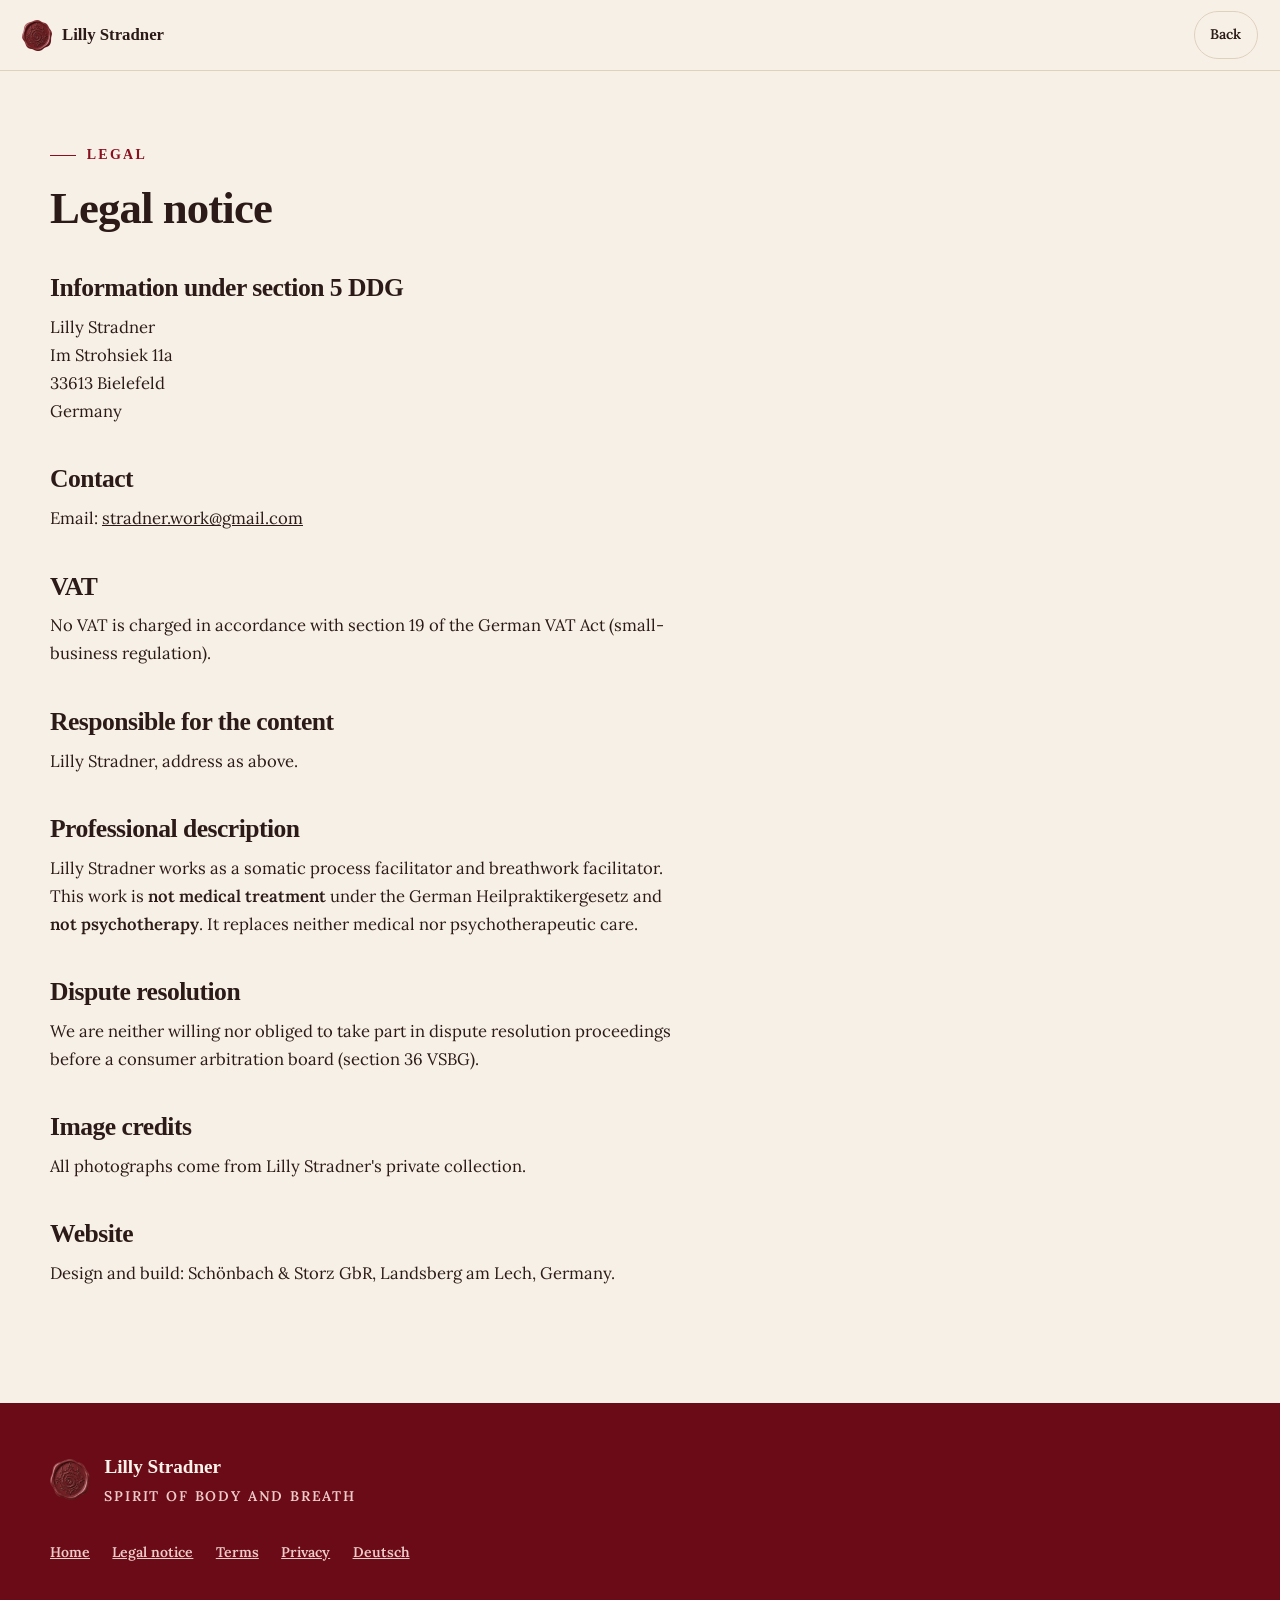
<file: impressum-en.html>
<!doctype html>
<html lang="en">
<head>
<meta charset="utf-8">
<meta name="viewport" content="width=device-width, initial-scale=1">
<script>document.documentElement.classList.add('js')</script>

<!-- ENTFERNEN, sobald Impressum + Datenschutz vollstaendig sind und Lilly freigegeben hat -->
<meta name="robots" content="noindex, follow">

<title>Legal notice | Lilly Stradner</title>
<meta name="description" content="Legal notice and provider identification under section 5 DDG for Lilly Stradner's website.">
<meta property="og:title" content="Legal notice | Lilly Stradner">
<meta property="og:description" content="Legal notice and provider identification under section 5 DDG for Lilly Stradner's website.">
<meta property="og:type" content="website">
<meta property="og:locale" content="en_GB">
<meta property="og:url" content="https://lillystradner.de/impressum-en.html">
<meta property="og:image" content="https://lillystradner.de/assets/og.jpg">
<meta property="og:image:width" content="1200">
<meta property="og:image:height" content="630">
<meta name="theme-color" content="#F7F0E6">
<link rel="icon" href="data:image/svg+xml,%3Csvg xmlns='http://www.w3.org/2000/svg' viewBox='0 0 32 32'%3E%3Crect width='32' height='32' rx='7' fill='%23792427'/%3E%3Cpath d='M16 7a9 9 0 1 0 9 9 7 7 0 1 1-7-7' fill='none' stroke='%23F7F0E6' stroke-width='2.4' stroke-linecap='round'/%3E%3C/svg%3E">
<link rel="stylesheet" href="assets/fonts.css">
<link rel="stylesheet" href="assets/tokens.css">
<link rel="stylesheet" href="assets/legal.css">
</head>
<body>

<a class="skip" href="#inhalt">Skip to content</a>

<header class="kopf">
  <a class="wortmarke" href="en.html">
    <img src="assets/img/siegel-120.webp" width="30" height="31" alt="">
    <b>Lilly Stradner</b>
  </a>
  <a class="zurueck" href="en.html">Back</a>
</header>

<main id="inhalt">
  <div class="buehne">
    <p class="marke">Legal</p>
    <h1>Legal notice</h1>
    <div class="spalte">
      <h2>Information under section 5 DDG</h2>
      <p>
        Lilly Stradner<br>
        Im Strohsiek 11a<br>
        33613 Bielefeld<br>
        Germany
      </p>

      <h2>Contact</h2>
      <p>
        Email: <a href="mailto:stradner.work@gmail.com">stradner.work@gmail.com</a>
      </p>

      <h2>VAT</h2>
      <p>No VAT is charged in accordance with section 19 of the German VAT Act (small-business regulation).</p>

      <h2>Responsible for the content</h2>
      <p>Lilly Stradner, address as above.</p>

      <h2>Professional description</h2>
      <p>Lilly Stradner works as a somatic process facilitator and breathwork facilitator. This work
        is <strong>not medical treatment</strong> under the German Heilpraktikergesetz and
        <strong>not psychotherapy</strong>. It replaces neither medical nor psychotherapeutic care.</p>

      <h2>Dispute resolution</h2>
      <p>We are neither willing nor obliged to take part in dispute resolution proceedings before a
        consumer arbitration board (section 36 VSBG).</p>

      <h2>Image credits</h2>
      <p>All photographs come from Lilly Stradner's private collection.</p>

      <h2>Website</h2>
      <p>Design and build: Schönbach &amp; Storz GbR, Landsberg am Lech, Germany.</p>
    </div>
  </div>
</main>

<footer>
  <div class="buehne">
    <div class="fuss-marke">
      <img src="assets/img/siegel-120.webp" width="40" height="41" alt="">
      <span>
        <b>Lilly Stradner</b>
        <i>Spirit of Body and Breath</i>
      </span>
    </div>
    <nav class="fuss-links" aria-label="Legal">
        <a href="en.html">Home</a>
        <a href="impressum-en.html">Legal notice</a>
        <a href="agb-en.html">Terms</a>
        <a href="datenschutz-en.html">Privacy</a>
        <a href="index.html">Deutsch</a>
    </nav>
  </div>
</footer>
</body>
</html>
</file>
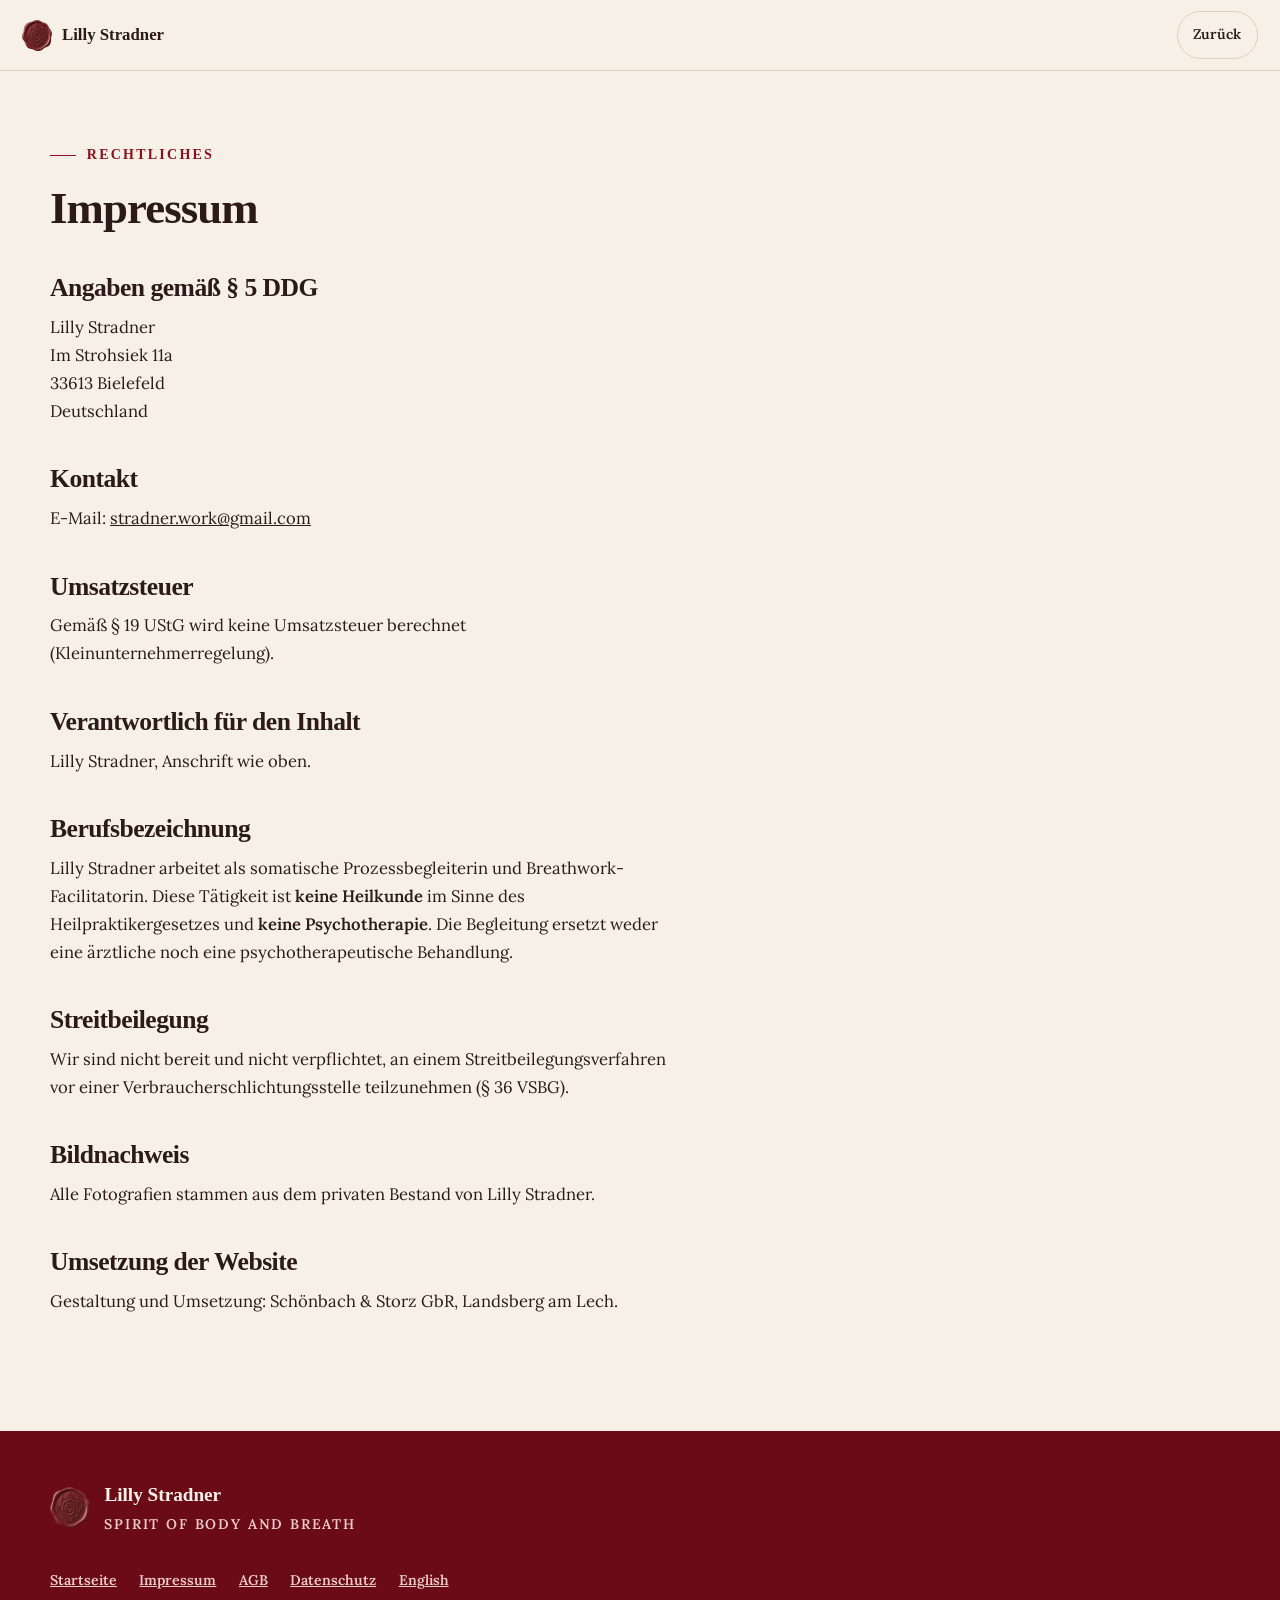
<file: impressum.html>
<!doctype html>
<html lang="de">
<head>
<meta charset="utf-8">
<meta name="viewport" content="width=device-width, initial-scale=1">
<script>document.documentElement.classList.add('js')</script>

<!-- ENTFERNEN, sobald Impressum + Datenschutz vollstaendig sind und Lilly freigegeben hat -->
<meta name="robots" content="noindex, follow">

<title>Impressum | Lilly Stradner</title>
<meta name="description" content="Impressum und Anbieterkennzeichnung nach § 5 DDG für die Website von Lilly Stradner.">
<meta property="og:title" content="Impressum | Lilly Stradner">
<meta property="og:description" content="Impressum und Anbieterkennzeichnung nach § 5 DDG für die Website von Lilly Stradner.">
<meta property="og:type" content="website">
<meta property="og:locale" content="de_DE">
<meta property="og:url" content="https://lillystradner.de/impressum.html">
<meta property="og:image" content="https://lillystradner.de/assets/og.jpg">
<meta property="og:image:width" content="1200">
<meta property="og:image:height" content="630">
<meta name="theme-color" content="#F7F0E6">
<link rel="icon" href="data:image/svg+xml,%3Csvg xmlns='http://www.w3.org/2000/svg' viewBox='0 0 32 32'%3E%3Crect width='32' height='32' rx='7' fill='%23792427'/%3E%3Cpath d='M16 7a9 9 0 1 0 9 9 7 7 0 1 1-7-7' fill='none' stroke='%23F7F0E6' stroke-width='2.4' stroke-linecap='round'/%3E%3C/svg%3E">
<link rel="stylesheet" href="assets/fonts.css">
<link rel="stylesheet" href="assets/tokens.css">
<link rel="stylesheet" href="assets/legal.css">
</head>
<body>

<a class="skip" href="#inhalt">Zum Inhalt springen</a>

<header class="kopf">
  <a class="wortmarke" href="index.html">
    <img src="assets/img/siegel-120.webp" width="30" height="31" alt="">
    <b>Lilly Stradner</b>
  </a>
  <a class="zurueck" href="index.html">Zurück</a>
</header>

<main id="inhalt">
  <div class="buehne">
    <p class="marke">Rechtliches</p>
    <h1>Impressum</h1>
    <div class="spalte">
      <h2>Angaben gemäß § 5 DDG</h2>
      <p>
        Lilly Stradner<br>
        Im Strohsiek 11a<br>
        33613 Bielefeld<br>
        Deutschland
      </p>

      <h2>Kontakt</h2>
      <p>
        E-Mail: <a href="mailto:stradner.work@gmail.com">stradner.work@gmail.com</a>
      </p>

      <h2>Umsatzsteuer</h2>
      <p>Gemäß § 19 UStG wird keine Umsatzsteuer berechnet (Kleinunternehmerregelung).</p>

      <h2>Verantwortlich für den Inhalt</h2>
      <p>Lilly Stradner, Anschrift wie oben.</p>

      <h2>Berufsbezeichnung</h2>
      <p>Lilly Stradner arbeitet als somatische Prozessbegleiterin und Breathwork-Facilitatorin.
        Diese Tätigkeit ist <strong>keine Heilkunde</strong> im Sinne des Heilpraktikergesetzes und
        <strong>keine Psychotherapie</strong>. Die Begleitung ersetzt weder eine ärztliche noch eine
        psychotherapeutische Behandlung.</p>

      <h2>Streitbeilegung</h2>
      <p>Wir sind nicht bereit und nicht verpflichtet, an einem Streitbeilegungsverfahren vor einer
        Verbraucherschlichtungsstelle teilzunehmen (§ 36 VSBG).</p>

      <h2>Bildnachweis</h2>
      <p>Alle Fotografien stammen aus dem privaten Bestand von Lilly Stradner.</p>

      <h2>Umsetzung der Website</h2>
      <p>Gestaltung und Umsetzung: Schönbach &amp; Storz GbR, Landsberg am Lech.</p>
    </div>
  </div>
</main>

<footer>
  <div class="buehne">
    <div class="fuss-marke">
      <img src="assets/img/siegel-120.webp" width="40" height="41" alt="">
      <span>
        <b>Lilly Stradner</b>
        <i>Spirit of Body and Breath</i>
      </span>
    </div>
    <nav class="fuss-links" aria-label="Rechtliches">
        <a href="index.html">Startseite</a>
        <a href="impressum.html">Impressum</a>
        <a href="agb.html">AGB</a>
        <a href="datenschutz.html">Datenschutz</a>
        <a href="en.html">English</a>
    </nav>
  </div>
</footer>
</body>
</html>
</file>
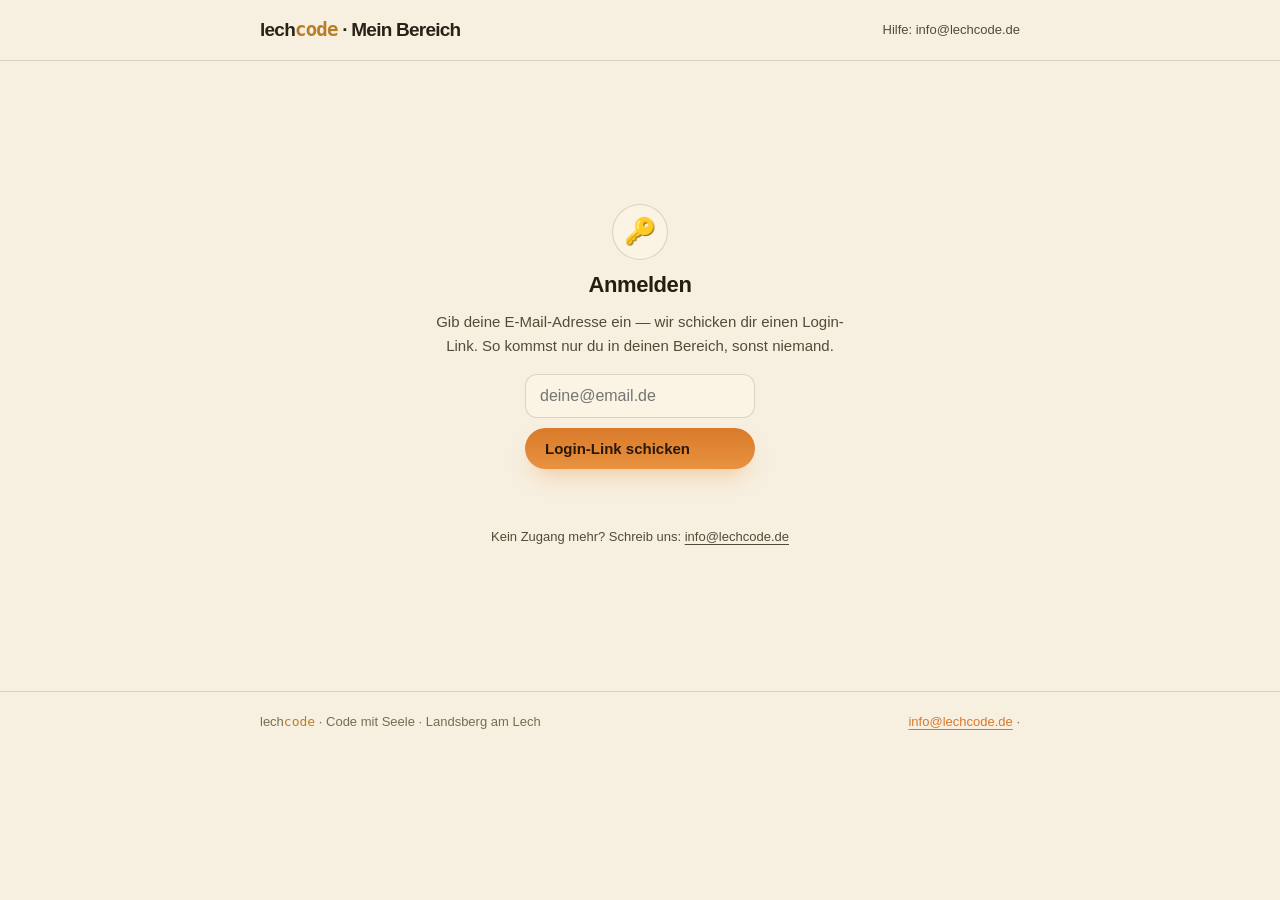
<file: mein-bereich.html>
<!DOCTYPE html>
<!--
  ╔══════════════════════════════════════════════════════════════════╗
  ║  LECHCODE — Mein Bereich (Kunden-Dashboard)                       ║
  ║  Generisches Template — wird per lc-dashboard-install.sh <slug>   ║
  ║  in jedes Kundenrepo kopiert; dabei setzt lc-dashboard-og.py die  ║
  ║  WhatsApp-Vorschau (OG-Tags + Bild). Rest personalisiert der      ║
  ║  Worker zur Laufzeit (Magic-Link-Token → Name/Slug).              ║
  ║  Zugang:  mein-bereich.html#k=<token>   (Link kommt von uns)      ║
  ║  Selbst-tragend: Systemschriften, keine Requests außer LC_API.    ║
  ╚══════════════════════════════════════════════════════════════════╝
-->
<html lang="de">
<head>
  <meta charset="UTF-8" />
  <meta name="viewport" content="width=device-width, initial-scale=1.0" />
  <meta name="robots" content="noindex, nofollow" />
  <title>Mein Bereich · Lechcode</title>
  <!--LC-OG-->
  <meta name="description" content="Hier änderst du deine Website selbst – einfach schreiben oder sprechen, was du dir wünschst. Änderungen sind inklusive." />
  <meta property="og:type" content="website" />
  <meta property="og:site_name" content="Lechcode" />
  <meta property="og:locale" content="de_DE" />
  <meta property="og:title" content="Lilly, dein Kundenbereich bei Lechcode" />
  <meta property="og:description" content="Hier änderst du deine Website selbst – einfach schreiben oder sprechen, was du dir wünschst. Änderungen sind inklusive." />
  <meta property="og:url" content="https://lillystradner.de/mein-bereich.html" />
  <meta property="og:image" content="https://lillystradner.de/assets/lc-bereich-og.jpg?v=20261116" />
  <meta property="og:image:type" content="image/jpeg" />
  <meta property="og:image:width" content="1200" />
  <meta property="og:image:height" content="630" />
  <meta property="og:image:alt" content="Lilly, dein Kundenbereich bei Lechcode" />
  <meta name="twitter:card" content="summary_large_image" />
  <!--/LC-OG-->
  <meta name="theme-color" content="#16130c" />
  <link rel="icon" href="[data-uri]" />
  <style>
  :root{
    /* Helles Theme in Homepage-Beige (lechcode.de --cream #f7efe0) */
    --night:#f7efe0; --night-2:#fffaf0; --panel:#fbf3e3; --panel-2:#f0e4cf;
    --bone:#2a2218; --bone-dim:#544a38; --muted:#786c52;
    --amber:#e8923f; --ember:#d97a2b; --gold:#b77e28;
    --gruen:#7aa259; --line:rgba(74,58,34,.18);
    --sans:-apple-system,BlinkMacSystemFont,"Segoe UI",Roboto,sans-serif;
    --mono:ui-monospace,"SF Mono",Menlo,monospace;
    --radius:16px; --radius-lg:22px; --pill:999px;
    --focus:0 0 0 3px rgba(232,146,63,.45);
  }
  *{margin:0;padding:0;box-sizing:border-box;}
  html{overflow-x:clip;}
  body{background:var(--night);color:var(--bone);font-family:var(--sans);line-height:1.6;-webkit-font-smoothing:antialiased;min-height:100dvh;overflow-x:clip;-webkit-text-size-adjust:100%;max-width:100%;}
  h1,h2,h3{line-height:1.2;letter-spacing:-.02em;color:#241d12;text-wrap:balance;}
  a{color:var(--ember);text-decoration:underline;text-underline-offset:3px;}
  img,svg{display:block;max-width:100%;}
  .sr-only{position:absolute;width:1px;height:1px;padding:0;margin:-1px;overflow:hidden;clip:rect(0 0 0 0);white-space:nowrap;border:0;}
  .wrap{width:min(760px,94vw);margin-inline:auto;}
  .kopfzeile{position:sticky;top:0;z-index:40;background:rgba(247,239,224,.85);backdrop-filter:blur(10px);border-bottom:1px solid var(--line);}
  .kopfzeile .wrap{height:60px;display:flex;align-items:center;justify-content:space-between;}
  .wm{font-weight:800;letter-spacing:-.04em;font-size:19px;}
  .wm .code{color:var(--gold);font-family:var(--mono);}
  .kopfzeile .hilfe{font-size:13px;color:var(--bone-dim);text-decoration:none;}
  .kopfzeile .hilfe:hover{color:var(--bone);}

  main{padding:clamp(22px,4vw,40px) 0 60px;display:grid;grid-template-columns:minmax(0,1fr);gap:clamp(18px,3vw,28px);}
  .karte{background:var(--night-2);border:1px solid var(--line);border-radius:var(--radius-lg);padding:clamp(18px,3vw,26px);}
  .karte h2{font-size:clamp(19px,2.4vw,22px);margin-bottom:6px;}
  .karte .unter{color:var(--muted);font-size:14px;margin-bottom:16px;}
  .karte .ki-hinweis{display:flex;gap:8px;align-items:flex-start;font-size:12.5px;line-height:1.5;color:var(--bone-dim);background:rgba(232,146,63,.10);border:1px solid rgba(232,146,63,.24);border-radius:10px;padding:9px 12px;margin:2px 0 16px;}
  .karte .ki-hinweis strong{color:var(--ember);font-weight:700;}
  .login-neu{display:flex;flex-wrap:wrap;gap:10px 16px;align-items:center;justify-content:space-between;background:rgba(232,146,63,.10);border:1px solid rgba(232,146,63,.28);border-radius:var(--radius-lg);padding:14px 18px;margin:0 0 18px;font-size:14.5px;line-height:1.5;}
  .login-neu strong{color:var(--ember);}
  .karte .ki-hinweis a{color:var(--gold);text-decoration:none;border-bottom:1px solid rgba(231,185,100,.45);}
  .gruss h1{font-size:clamp(24px,4vw,32px);}
  .gruss p{color:var(--bone-dim);margin-top:6px;}

  .btn{display:inline-flex;align-items:center;gap:8px;cursor:pointer;border:none;
    background:linear-gradient(180deg,var(--ember),var(--amber));color:#2a1808;
    font-weight:700;font-size:15px;padding:12px 20px;border-radius:var(--pill);font-family:var(--sans);
    box-shadow:0 12px 22px -10px rgba(232,146,63,.55);transition:transform .2s,opacity .2s;}
  .btn:hover{transform:translateY(-1px);}
  .btn:focus-visible{outline:none;box-shadow:var(--focus);}
  .btn[disabled]{opacity:.45;cursor:not-allowed;transform:none;}
  .btn-ghost{background:transparent;color:var(--bone-dim);box-shadow:inset 0 0 0 1.5px var(--line);}

  /* Zeitleiste */
  .job{border:1px solid var(--line);border-radius:var(--radius);padding:14px 16px;display:grid;gap:4px;margin-bottom:10px;background:var(--panel);}
  .job .zeile1{display:flex;justify-content:space-between;gap:10px;align-items:baseline;flex-wrap:wrap;}
  .job .was{font-weight:600;}
  .job .wann{color:var(--muted);font-size:12.5px;font-family:var(--mono);}
  .schritte{display:flex;align-items:center;gap:0;margin-top:8px;}
  .schritt{display:flex;align-items:center;gap:0;flex:1;}
  .punkt{width:22px;height:22px;border-radius:50%;border:2px solid var(--line);display:grid;place-items:center;font-size:11px;flex:none;background:var(--night-2);color:var(--muted);}
  .strich{height:2px;background:var(--line);flex:1;}
  .schritt.aktiv .punkt{background:var(--amber);border-color:var(--amber);color:#2a1808;}
  .schritt.fertig .punkt{background:var(--gruen);border-color:var(--gruen);color:#1c2413;}
  .schritt.fertig .strich,.schritt.aktiv .strich{background:var(--amber);}
  .schritt-namen{display:flex;justify-content:space-between;margin-top:6px;color:var(--muted);font-size:11.5px;}
  .job .live-link{margin-top:8px;font-size:14px;}
  .job.problem{border-color:rgba(189,123,84,.5);}
  .leer{color:var(--muted);font-size:14.5px;}

  /* Chat — eigene Unterhaltungs-Fläche */
  .chat-verlauf{background:var(--night);border:1px solid var(--line);border-radius:16px;
    min-height:150px;max-height:380px;overflow-y:auto;display:flex;flex-direction:column;gap:13px;
    padding:16px;margin-bottom:12px;scroll-behavior:smooth;}
  .msg-row{display:flex;gap:9px;align-items:flex-end;max-width:min(94%,620px);align-self:flex-start;}
  .msg-avatar{flex:none;width:28px;height:28px;border-radius:50%;background:var(--panel-2);
    border:1px solid rgba(231,185,100,.3);display:grid;place-items:center;margin-bottom:2px;}
  .msg-avatar svg{width:17px;height:17px;color:var(--gold);}
  .msg{padding:11px 15px;border-radius:16px;font-size:15px;line-height:1.55;white-space:pre-wrap;overflow-wrap:anywhere;}
  .msg-row .msg{min-width:0;}
  .msg.ki{align-self:flex-start;background:var(--panel-2);color:var(--bone);border-bottom-left-radius:5px;}
  .msg.du{align-self:flex-end;max-width:min(78%,480px);
    background:linear-gradient(180deg,rgba(232,146,63,.22),rgba(232,146,63,.12));
    border:1px solid rgba(232,146,63,.38);color:#3a2c17;border-bottom-right-radius:5px;}
  .tipp{display:none;align-self:flex-start;padding:2px 6px;color:var(--muted);font-size:13px;}
  .tipp.an{display:block;}

  /* Composer — ein zusammenhängendes Eingabefeld (wie die Aufnahme-Leiste) */
  .chat-eingabe{display:flex;flex-direction:column;gap:8px;}
  .composer{flex:1;min-width:0;display:flex;align-items:flex-end;gap:4px;background:var(--night-2);
    border:1px solid rgba(231,185,100,.22);border-radius:18px;padding:6px 6px 6px 6px;
    transition:border-color .2s,box-shadow .2s;}
  .composer:focus-within{border-color:rgba(231,185,100,.5);box-shadow:0 0 0 3px rgba(232,146,63,.13);}
  .composer textarea{flex:1;min-width:0;resize:none;border:none;background:transparent;color:var(--bone);
    font-family:var(--sans);font-size:16px;line-height:1.45;padding:10px 4px;min-height:24px;max-height:120px;}
  .composer textarea::placeholder{color:var(--muted);white-space:nowrap;text-overflow:ellipsis;}
  .composer textarea:focus{outline:none;}
  .composer-send{flex:none;width:40px;height:40px;border-radius:50%;border:none;cursor:pointer;
    background:linear-gradient(180deg,var(--ember),var(--amber));color:#2a1808;display:grid;place-items:center;
    box-shadow:inset 0 1px 0 rgba(255,220,170,.5),0 8px 16px -8px rgba(232,146,63,.6);transition:transform .2s,opacity .2s;}
  .composer-send:hover{transform:translateY(-1px);}
  .composer-send:focus-visible{outline:none;box-shadow:var(--focus);}
  .composer-send[disabled]{opacity:.4;cursor:default;transform:none;}
  .composer-send svg{width:19px;height:19px;}
  /* Datei im Chat: Büroklammer im Composer + Anhang-Leiste + Datei-Bubble */
  .lc-attach{flex:none;width:40px;height:40px;border-radius:50%;border:none;background:transparent;color:var(--gold);display:grid;place-items:center;cursor:pointer;transition:color .2s,background .2s;}
  .lc-attach:hover{color:var(--ember);background:rgba(231,185,100,.09);}
  .lc-attach:focus-visible{outline:none;box-shadow:var(--focus);}
  .lc-attach svg{width:20px;height:20px;}
  .chat-anhang{display:none;align-items:center;gap:11px;padding:8px 10px;border:1px solid var(--line);border-radius:14px;background:var(--night-2);}
  .chat-anhang.an{display:flex;}
  .chat-anhang img{width:46px;height:46px;object-fit:cover;border-radius:9px;border:1px solid var(--line);flex:none;}
  .chat-anhang .ah-ic{width:46px;height:46px;border-radius:9px;border:1px solid var(--line);background:var(--panel);display:grid;place-items:center;font-size:22px;flex:none;}
  .chat-anhang .ah-meta{min-width:0;flex:1;display:flex;flex-direction:column;line-height:1.3;}
  .chat-anhang .ah-name{font-size:14px;color:var(--bone);white-space:nowrap;overflow:hidden;text-overflow:ellipsis;}
  .chat-anhang .ah-size{font-size:12px;color:var(--muted);}
  .chat-anhang .ah-x{flex:none;width:28px;height:28px;border-radius:50%;border:none;background:transparent;color:var(--muted);cursor:pointer;font-size:16px;display:grid;place-items:center;}
  .chat-anhang .ah-x:hover{background:rgba(255,255,255,.06);color:var(--bone);}
  .chat-eingabe-zeile.zieht .composer{border-color:var(--amber);box-shadow:0 0 0 3px rgba(232,146,63,.13);}
  .msg.datei{display:flex;flex-direction:column;gap:7px;}
  .msg.datei img{max-width:220px;width:100%;border-radius:11px;border:1px solid rgba(255,255,255,.14);display:block;}
  .msg.datei .d-chip{display:flex;align-items:center;gap:9px;}
  .msg.datei .d-chip .d-ic{font-size:22px;flex:none;}
  .chat-tools{display:flex;align-items:center;justify-content:center;gap:10px;flex-wrap:wrap;margin-top:14px;color:var(--muted);font-size:13px;}
  .chat-tools .btn-ghost{font-size:14px;padding:9px 18px;white-space:nowrap;}
  .chat-verlauf::-webkit-scrollbar{width:8px;}
  .chat-verlauf::-webkit-scrollbar-thumb{background:rgba(231,185,100,.18);border-radius:8px;}
  .chat-verlauf::-webkit-scrollbar-track{background:transparent;}
  .beauftragen{margin-top:12px;display:none;}
  .beauftragen.an{display:block;}
  .beauftragen .kasten{background:var(--panel);border:1px solid rgba(232,146,63,.35);border-radius:var(--radius);padding:14px 16px;margin-bottom:12px;font-size:14.5px;}
  .beauftragen .kasten b{color:var(--gold);}

  /* Upload */
  .drop{border:2px dashed var(--line);border-radius:var(--radius);padding:22px;text-align:center;cursor:pointer;transition:border-color .2s;}
  .drop:hover,.drop.zieht{border-color:var(--amber);}
  .drop input{display:none;}
  .drop .gross{font-size:15px;font-weight:600;}
  .drop .klein{color:var(--muted);font-size:13px;margin-top:4px;}
  .vorschau{display:none;margin-top:14px;gap:14px;align-items:flex-start;}
  .vorschau.an{display:flex;flex-wrap:wrap;}
  .vorschau img{width:110px;height:110px;object-fit:cover;border-radius:12px;border:1px solid var(--line);}
  .datei-chip{display:none;align-items:center;gap:11px;width:110px;padding:14px 10px;border-radius:12px;border:1px solid var(--line);background:var(--panel);flex-direction:column;text-align:center;}
  .datei-chip.an{display:flex;}
  .datei-icon{font-size:30px;line-height:1;}
  .datei-meta{display:flex;flex-direction:column;gap:2px;min-width:0;width:100%;}
  .datei-meta #datei-name{font-size:12.5px;font-weight:600;word-break:break-word;line-height:1.3;}
  .datei-meta small{color:var(--muted);font-size:11.5px;font-family:var(--mono);}
  .vorschau .rechts{flex:1;min-width:220px;display:grid;gap:8px;align-content:start;}
  .feld-label{font-size:14px;color:var(--bone-dim);}
  .vorschau textarea{border:1px solid var(--line);background:var(--panel);color:var(--bone);font-family:var(--sans);font-size:15px;line-height:1.45;border-radius:11px;padding:10px 12px;width:100%;resize:vertical;min-height:78px;}
  .vorschau textarea:focus-visible{outline:none;box-shadow:var(--focus);}
  .upload-status{margin-top:10px;font-size:14px;color:var(--gruen);display:none;}
  .upload-status.an{display:block;}
  .upload-status.fehler{color:#f0b090;}

  /* FAQ — auf .faq gescoped, damit die generischen details/summary-Regeln NICHT
     in andere <details> (z. B. den „Erledigt"-Klappbereich) leaken. */
  .faq details{border-bottom:1px solid var(--line);padding:12px 2px;}
  .faq details:last-of-type{border-bottom:none;}
  .faq summary{cursor:pointer;font-weight:600;font-size:15px;list-style:none;display:flex;justify-content:space-between;gap:10px;}
  .faq summary::-webkit-details-marker{display:none;}
  .faq summary::after{content:"+";color:var(--gold);font-family:var(--mono);}
  .faq details[open] summary::after{content:"–";}
  .faq details p{color:var(--bone-dim);font-size:14.5px;margin-top:8px;}

  /* Zugang fehlt / Fehler */
  .vollbild{display:none;place-items:center;min-height:70dvh;text-align:center;padding:24px;}
  .vollbild.an{display:grid;}
  .vollbild .inhalt{max-width:420px;display:grid;gap:12px;justify-items:center;}
  .vollbild .zeichen{width:56px;height:56px;border-radius:50%;background:var(--panel);border:1px solid var(--line);display:grid;place-items:center;font-size:26px;}

  footer{border-top:1px solid var(--line);padding:20px 0 32px;color:var(--muted);font-size:13px;}
  footer .wrap{display:flex;justify-content:space-between;flex-wrap:wrap;gap:10px;}

  /* ===== Deine Website — Live-Vorschau ===== */
  .seite-kopf{display:flex;justify-content:space-between;align-items:center;gap:14px;flex-wrap:wrap;margin-bottom:14px;}
  .seite-kopf h2{margin-bottom:2px;}
  .seite-fenster{position:relative;border:1px solid var(--line);border-radius:var(--radius);overflow:hidden;background:var(--panel-2);aspect-ratio:16/10;box-shadow:0 18px 34px -22px rgba(74,58,34,.5);}
  .seite-fenster .leiste{position:absolute;top:0;left:0;right:0;height:31px;background:var(--panel-2);border-bottom:1px solid var(--line);display:flex;align-items:center;gap:6px;padding:0 13px;z-index:2;}
  .seite-fenster .leiste i{width:9px;height:9px;border-radius:50%;background:rgba(74,58,34,.22);display:block;}
  .seite-rahmen{position:absolute;top:31px;left:0;right:0;bottom:0;overflow:hidden;background:#fff;}
  .seite-rahmen iframe{width:200%;height:200%;border:0;transform:scale(.5);transform-origin:0 0;background:#fff;pointer-events:none;}
  .seite-fenster .klick{position:absolute;inset:0;z-index:3;display:block;}
  .seite-fenster .lupe{position:absolute;right:12px;bottom:12px;z-index:4;background:rgba(247,239,224,.92);border:1px solid var(--line);border-radius:var(--pill);font-size:12.5px;padding:5px 12px;color:var(--bone-dim);backdrop-filter:blur(4px);pointer-events:none;}
  #seite-ansehen{white-space:nowrap;text-decoration:none;}
  .job .laenger{margin-top:9px;font-size:13.5px;color:var(--bone-dim);background:var(--panel-2);border:1px solid var(--line);border-radius:11px;padding:9px 12px;line-height:1.5;}
  .job-fb{margin-top:12px;padding-top:12px;border-top:1px solid var(--line);display:flex;align-items:center;gap:9px;flex-wrap:wrap;}
  .job-fb .fb-frage{font-size:13.5px;color:var(--bone-dim);}
  .job-fb .fb-btn{font-size:13px;padding:6px 14px;}
  .job-fb .fb-dank{font-size:13.5px;color:var(--gruen);}
  /* Erledigt — einklappbarer Verlauf */
  .erledigt{margin-top:12px;border:1px solid var(--line);border-radius:var(--radius);background:var(--panel);overflow:hidden;}
  .erledigt > summary{cursor:pointer;list-style:none;display:flex;align-items:center;gap:9px;padding:13px 16px;font-weight:600;font-size:14.5px;color:var(--bone-dim);user-select:none;}
  .erledigt > summary::-webkit-details-marker{display:none;}
  .erledigt > summary::after{content:"▾";margin-left:auto;color:var(--muted);transition:transform .25s;}
  .erledigt[open] > summary::after{transform:rotate(180deg);}
  .erledigt > summary:hover{color:var(--bone);}
  .erledigt .erl-check{width:20px;height:20px;border-radius:50%;background:var(--gruen);color:#1c2413;display:grid;place-items:center;font-size:11px;flex:none;}
  .erledigt .erl-n{color:var(--muted);font-weight:600;}
  .erledigt-liste{padding:0 12px 12px;display:grid;gap:8px;}
  .erl-item{border:1px solid var(--line);border-radius:12px;padding:12px 14px;background:var(--night-2);}
  .erl-item .zeile1{display:flex;justify-content:space-between;gap:10px;align-items:baseline;flex-wrap:wrap;}
  .erl-item .was{font-weight:600;font-size:14.5px;}
  .erl-item .wann{color:var(--muted);font-size:12px;font-family:var(--mono);}
  .erl-item .live-badge{color:var(--gruen);font-size:13px;font-weight:600;margin-top:2px;}
  .erl-item .live-link{margin-top:6px;font-size:13.5px;}
  /* ===== Sprachnachricht ===== */
  .lc-mic{flex:none;width:40px;height:40px;border-radius:50%;border:none;background:transparent;color:var(--gold);display:grid;place-items:center;cursor:pointer;transition:color .2s,background .2s;}
  .lc-mic:hover{color:var(--ember);background:rgba(231,185,100,.09);}
  .lc-mic:focus-visible{outline:none;box-shadow:var(--focus);}
  .lc-mic svg{width:21px;height:21px;}
  .lc-rec{flex:1;min-width:0;display:flex;align-items:center;gap:10px;background:var(--night-2);border:1px solid rgba(231,185,100,.32);border-radius:18px;padding:7px 8px 7px 14px;min-height:52px;}
  .lc-rec-dot{width:11px;height:11px;border-radius:50%;background:var(--amber);flex:none;animation:lc-pulse 1.4s infinite;}
  @keyframes lc-pulse{0%{box-shadow:0 0 0 0 rgba(232,146,63,.55)}70%{box-shadow:0 0 0 9px rgba(232,146,63,0)}100%{box-shadow:0 0 0 0 rgba(232,146,63,0)}}
  .lc-rec-time{font-family:var(--mono);font-size:13px;color:var(--bone-dim);flex:none;min-width:36px;font-variant-numeric:tabular-nums;}
  .lc-rec-wave{flex:1;min-width:0;display:flex;align-items:center;justify-content:center;gap:3px;height:26px;overflow:hidden;}
  .lc-rec-wave i{flex:none;width:3px;height:8%;background:linear-gradient(180deg,var(--ember),var(--amber));border-radius:2px;transition:height .09s ease;}
  .lc-rec-btn{flex:none;width:38px;height:38px;border-radius:50%;border:none;cursor:pointer;display:grid;place-items:center;font-size:16px;line-height:1;}
  .lc-rec-cancel{background:transparent;color:var(--bone-dim);border:1px solid rgba(231,185,100,.22);}
  .lc-rec-cancel:hover{color:#f0b090;}
  .lc-rec-send{background:linear-gradient(180deg,var(--ember),var(--amber));color:#2a1808;box-shadow:0 8px 18px -8px rgba(232,146,63,.6);}
  .lc-rec-btn:focus-visible,.lc-mic:focus-visible{outline:none;box-shadow:var(--focus);}
  .msg.voice{display:flex;flex-direction:column;gap:8px;min-width:min(210px,82%);}
  .lc-vrow{display:flex;align-items:center;gap:10px;}
  .lc-vplay{flex:none;width:32px;height:32px;border-radius:50%;border:none;cursor:pointer;background:linear-gradient(180deg,var(--ember),var(--amber));color:#2a1808;display:grid;place-items:center;font-size:12px;}
  .lc-vplay:focus-visible{outline:none;box-shadow:var(--focus);}
  .lc-vwave{flex:1;display:flex;align-items:center;gap:2px;height:24px;}
  .lc-vwave i{flex:1;min-width:2px;background:rgba(231,185,100,.42);border-radius:2px;transition:background .12s;}
  .lc-vwave i.on{background:linear-gradient(180deg,var(--ember),var(--amber));}
  .lc-vdur{font-family:var(--mono);font-size:12px;color:var(--bone-dim);flex:none;font-variant-numeric:tabular-nums;}
  .lc-vtext{line-height:1.5;}
  .lc-vtext.warten{color:var(--bone-dim);font-style:italic;}
  .lc-vtext .lc-mini{opacity:.6;margin-right:5px;}
  @media (prefers-reduced-motion:reduce){.lc-rec-dot{animation:none;}.lc-rec-wave i,.lc-vwave i{transition:none;}}
  @media (max-width:640px){
    .chat-verlauf{max-height:min(62vh,460px);}   /* handlicher: nutzt mehr Höhe, weniger „kleines Fenster im großen Scroll“ */
    .msg-row{max-width:100%;}
    .msg.du{max-width:82%;}
    .msg.datei img{max-width:min(220px,72vw);}
    .lc-vwave{overflow:hidden;}
    #gruss-titel{font-size:clamp(26px,7vw,34px);}
  }

  /* ===== Umzugs-Assistent (Domain verbinden) ===== */
  .umzug-intro{color:var(--bone-dim);font-size:14.5px;margin-bottom:14px;}
  .umzug-feld{display:flex;gap:8px;flex-wrap:wrap;align-items:stretch;margin-bottom:4px;}
  .umzug-feld input{flex:1;min-width:200px;border:1px solid var(--line);background:var(--panel);color:var(--bone);font-family:var(--sans);font-size:16px;border-radius:12px;padding:11px 14px;}
  .umzug-feld input:focus-visible{outline:none;box-shadow:var(--focus);}
  .umzug-hinweis{font-size:13px;color:var(--muted);margin-top:8px;line-height:1.5;}
  .umzug-box{background:var(--panel);border:1px solid var(--line);border-radius:var(--radius);padding:14px 16px;margin:12px 0;font-size:14.5px;line-height:1.6;}
  .umzug-box.gut{border-color:rgba(122,162,89,.5);background:rgba(122,162,89,.10);}
  .umzug-box.warm{border-color:rgba(232,146,63,.4);background:rgba(232,146,63,.09);}
  .umzug-box b{color:var(--gold);}
  .stepper{list-style:none;display:grid;gap:0;margin:8px 0 4px;padding:0;}
  .stepper li{display:grid;grid-template-columns:26px minmax(0,1fr);gap:12px;padding:0 0 18px;position:relative;}
  .stepper li::before{content:"";position:absolute;left:12px;top:26px;bottom:0;width:2px;background:var(--line);}
  .stepper li:last-child::before{display:none;}
  .stepper .st-punkt{width:26px;height:26px;border-radius:50%;border:2px solid var(--line);background:var(--night-2);display:grid;place-items:center;font-size:13px;color:var(--muted);z-index:1;}
  .stepper li.fertig .st-punkt{background:var(--gruen);border-color:var(--gruen);color:#1c2413;}
  .stepper li[aria-current="step"] .st-punkt{background:var(--amber);border-color:var(--amber);color:#2a1808;}
  .stepper .st-inhalt{padding-top:2px;min-width:0;}
  .stepper .st-titel{font-weight:600;font-size:15px;}
  .stepper li:not([aria-current="step"]):not(.fertig) .st-inhalt{opacity:.5;}
  .stepper .st-detail{margin-top:8px;font-size:14px;color:var(--bone-dim);line-height:1.6;}
  .ns-liste{display:grid;gap:8px;margin:10px 0;}
  .ns-zeile{display:flex;align-items:center;gap:8px;background:var(--night-2);border:1px solid var(--line);border-radius:12px;padding:7px 8px 7px 12px;}
  .ns-zeile code{flex:1;min-width:0;font-family:var(--mono);font-size:15px;color:var(--bone);user-select:all;overflow:auto;white-space:nowrap;}
  .ns-copy{flex:none;border:1px solid var(--line);background:transparent;color:var(--gold);cursor:pointer;font-size:13px;padding:6px 11px;border-radius:9px;font-family:var(--sans);}
  .ns-copy:hover{background:rgba(231,185,100,.12);color:var(--ember);}
  .ns-copy:focus-visible{outline:none;box-shadow:var(--focus);}
  .umzug-schritte{margin:10px 0 4px;padding-left:20px;font-size:14px;color:var(--bone-dim);line-height:1.6;}
  .umzug-schritte li{margin-bottom:6px;}
  .umzug-schritte .sub{display:block;color:var(--muted);font-size:12.5px;font-family:var(--mono);margin-top:2px;word-break:break-word;}
  </style>
</head>
<body>

  <header class="kopfzeile">
    <div class="wrap">
      <span class="wm">lech<span class="code">code</span> · Mein Bereich</span>
      <a class="hilfe" href="mailto:info@lechcode.de">Hilfe: info@lechcode.de</a>
    </div>
  </header>

  <!-- Login (passwortlos, per E-Mail-Link) -->
  <div class="vollbild" id="kein-zugang">
    <div class="inhalt">
      <div class="zeichen">🔑</div>
      <h1 style="font-size:22px;">Anmelden</h1>
      <p style="color:var(--bone-dim);font-size:15px;">Gib deine E-Mail-Adresse ein — wir schicken dir einen Login-Link. So kommst nur du in deinen Bereich, sonst niemand.</p>
      <form id="login-form" style="display:flex;flex-direction:column;gap:10px;max-width:340px;margin:4px auto 0;">
        <input id="login-email" type="email" required autocomplete="email" inputmode="email" placeholder="deine@email.de"
          style="border:1px solid var(--line);background:var(--panel);color:var(--bone);font-family:var(--sans);font-size:16px;border-radius:12px;padding:12px 14px;width:100%;box-sizing:border-box;">
        <button class="btn" type="submit" id="login-btn">Login-Link schicken</button>
      </form>
      <p id="login-status" role="status" aria-live="polite" style="min-height:20px;color:var(--bone-dim);font-size:14px;margin-top:12px;"></p>
      <p style="color:var(--bone-dim);font-size:13px;margin-top:2px;">Kein Zugang mehr? Schreib uns: <a href="mailto:info@lechcode.de" style="color:inherit;">info@lechcode.de</a></p>
    </div>
  </div>

  <main class="wrap" id="app" style="display:none;">

    <section class="gruss">
      <h1 id="gruss-titel">Schön, dass du da bist!</h1>
      <p>Hier ist dein persönlicher KI-Berater: Frag ihn alles rund um deine Website, lad Bilder hoch oder sag einfach, was geändert werden soll — den Rest macht unsere Automatik, meist in wenigen Minuten bis Stunden.</p>
    </section>

    <div class="login-neu" id="login-neu" style="display:none;" role="status">
      <span><strong>Neu:</strong> Melde dich ab jetzt mit deiner E-Mail-Adresse an. Das ist sicherer als der alte Link — einmal umstellen, dann bleibst du 30 Tage angemeldet.</span>
      <button class="btn" type="button" id="login-neu-btn">Jetzt mit E-Mail anmelden</button>
    </div>

    <section class="karte seite-karte" id="seite-karte">
      <div class="seite-kopf">
        <div>
          <h2>Deine Website</h2>
          <p class="unter" style="margin-bottom:0;">So sieht deine Seite gerade live aus.</p>
        </div>
        <a class="btn" id="seite-ansehen" href="./" target="_blank" rel="noopener">Deine Seite ansehen ↗</a>
      </div>
      <div class="seite-fenster">
        <div class="leiste"><i></i><i></i><i></i></div>
        <div class="seite-rahmen">
          <iframe id="seite-iframe" title="Live-Vorschau deiner Website" loading="lazy" scrolling="no" tabindex="-1"></iframe>
        </div>
        <a class="klick" href="./" target="_blank" rel="noopener" aria-label="Website in neuem Tab öffnen"></a>
        <span class="lupe">Zum Öffnen tippen ↗</span>
      </div>
    </section>

    <section class="karte" id="status-karte">
      <h2>Deine Aufträge</h2>
      <p class="unter">Hier siehst du live, was gerade passiert. Die Anzeige aktualisiert sich von selbst.</p>
      <div id="lc-ansage" class="sr-only" aria-live="polite" role="status"></div>
      <div id="jobs"><p class="leer">Noch keine Aufträge — schreib unten einfach deinen ersten Wunsch in den Chat. 🌿</p></div>
      <div id="erledigt-wrap"></div>
    </section>

    <section class="karte" id="umzug-karte" style="display:none;">
      <h2>Deine Domain verbinden 🌐</h2>
      <p class="unter">Schalte deine Wunsch-Adresse in wenigen einfachen Schritten live — deine E-Mails bleiben dabei sicher. Bei jeder Frage sind wir da.</p>
      <div id="umzug-inhalt"></div>
    </section>

    <section class="karte">
      <h2>Dein KI-Berater 💬</h2>
      <p class="unter">Frag mich alles rund um deine Website, deine Texte und wie du besser gefunden wirst — oder sag mir einfach, was ich für dich ändern soll.</p>
      <p class="ki-hinweis"><span aria-hidden="true">ℹ️</span><span>Hinweis: Hier antwortet eine <strong>KI</strong>, kein Mensch. Ein echter Mensch ist jederzeit über <a href="mailto:info@lechcode.de">info@lechcode.de</a> für dich da.</span></p>
      <div class="chat-verlauf" id="chat-verlauf"></div>
      <p class="tipp" id="tipp">… schreibt</p>
      <div class="chat-eingabe" id="chat-eingabe-zeile">
        <div class="chat-anhang" id="chat-anhang" aria-live="polite"></div>
        <div class="composer" id="composer">
          <input type="file" id="chat-datei" accept="image/png,image/jpeg,image/webp,image/gif,image/heic,video/*,.pdf,.doc,.docx,.txt,.rtf,.csv,.ppt,.pptx,.xls,.xlsx,.heic" style="display:none">
          <button class="lc-attach" id="chat-attach" type="button" aria-label="Datei anhängen" title="Datei anhängen (Bild, PDF, Dokument)">
            <svg viewBox="0 0 24 24" fill="none" stroke="currentColor" stroke-width="2" stroke-linecap="round" stroke-linejoin="round" aria-hidden="true"><path d="M21.44 11.05l-9.19 9.19a6 6 0 0 1-8.49-8.49l9.19-9.19a4 4 0 0 1 5.66 5.66l-9.2 9.19a2 2 0 0 1-2.83-2.83l8.49-8.48"/></svg>
          </button>
          <button class="lc-mic" id="chat-mic" type="button" aria-label="Sprachnachricht aufnehmen" title="Sprachnachricht aufnehmen">
            <svg viewBox="0 0 24 24" fill="none" stroke="currentColor" stroke-width="2" stroke-linecap="round" stroke-linejoin="round" aria-hidden="true"><rect x="9" y="2" width="6" height="12" rx="3"/><path d="M5 10a7 7 0 0 0 14 0"/><path d="M12 19v3"/></svg>
          </button>
          <textarea id="chat-eingabe" rows="1" placeholder="Schreib, sprich oder häng was an …" aria-label="Nachricht an deinen Berater"></textarea>
          <button class="composer-send" id="chat-senden" type="button" aria-label="Senden">
            <svg viewBox="0 0 24 24" fill="none" stroke="currentColor" stroke-width="2.2" stroke-linecap="round" stroke-linejoin="round" aria-hidden="true"><path d="M6 12h13M13 6l6 6-6 6"/></svg>
          </button>
        </div>
      </div>
      <div class="chat-tools">
        <span>Möchtest du etwas ändern lassen?</span>
        <button class="btn btn-ghost" id="beauftragen-trigger" type="button">Änderung beauftragen ✓</button>
      </div>
      <div class="beauftragen" id="beauftragen">
        <div class="kasten" id="beauftragen-text"></div>
        <button class="btn" id="beauftragen-btn">Ja, so beauftragen ✓</button>
        <button class="btn btn-ghost" id="beauftragen-abbruch" style="margin-left:8px;">Weiter besprechen</button>
      </div>
    </section>

    <section class="karte faq">
      <h2>Häufige Fragen</h2>
      <details><summary>Was kostet eine Änderung?</summary><p>Nichts. Änderungen sind unbegrenzt inklusive, es gibt kein Abo und keine monatlichen Kosten. Schreib so oft du magst.</p></details>
      <details><summary>Wie schnell ist meine Änderung online?</summary><p>Meist innerhalb weniger Minuten bis Stunden. Du siehst den Fortschritt oben unter „Deine Aufträge“ — und bekommst dort auch den Link, sobald es live ist.</p></details>
      <details><summary>Kann ich etwas kaputt machen?</summary><p>Nein. Jede Änderung durchläuft automatisch unsere Qualitätsprüfung, und wir können jederzeit alles wiederherstellen. Trau dich!</p></details>
      <details><summary>Wie schicke ich euch ein Video?</summary><p>Videos sind für den Chat zu groß. Lade sie bei Google Drive oder Dropbox hoch, stell die Freigabe auf „Jeder mit dem Link“ und schick den Link hier in den Chat, mit einem Satz dazu, wo das Video hin soll. Wir laden es herunter, verkleinern es fürs Web und bauen es ein. (WeTransfer geht auch, dann bauen wir es von Hand ein — das dauert etwas länger.)</p></details>
      <details><summary>Was, wenn ich etwas Größeres will?</summary><p>Schreib es einfach in den Chat — bei größeren Wünschen (neue Seiten, Umbau, Shop) melden wir uns persönlich und besprechen alles mit dir.</p></details>
      <details><summary>Mein Link ist weg — was jetzt?</summary><p>Kurze Mail an <a href="mailto:info@lechcode.de">info@lechcode.de</a>, und du bekommst sofort einen neuen. Der alte wird dann ungültig.</p></details>
    </section>

  </main>

  <footer>
    <div class="wrap">
      <span>lech<span style="color:var(--gold);font-family:var(--mono);">code</span> · Code mit Seele · Landsberg am Lech</span>
      <span><a href="mailto:info@lechcode.de">info@lechcode.de</a> · <a href="#" id="lc-abmelden" style="color:var(--bone-dim);display:none;">Abmelden</a></span>
    </div>
  </footer>

<script>
(function(){
  "use strict";
  var LC_API = "https://lechcode-api.nameless-waterfall-55e5.workers.dev"; /* LC-API-URL — wird von plattform/bin/set-api-url.sh gesetzt */

  var STATUS_TEXT = { pending:"empfangen", claimed:"wird gebaut", running:"wird gebaut", qa:"Qualitätsprüfung", approved:"wird gebaut", done:"live ✓", failed:"wir schauen persönlich drauf", rejected:"wir schauen persönlich drauf" };
  var SCHRITTE = ["empfangen","wird gebaut","Qualitätsprüfung","live ✓"];

  // — Selbstheilender Status: Aufträge, die ungewöhnlich lange „in Arbeit“ sind,
  //   bekommen einen ehrlichen Hinweis statt endlos zu „laufen“. —
  var LAENGER_MIN = 30;
  function jobAlterMin(job){
    var t = Date.parse(job && job.created);
    if (isNaN(t)) return null;
    return (Date.now() - t) / 60000;
  }

  // — Live-Vorschau der eigenen Website (die Seite liegt neben dieser Datei: „./“) —
  var seiteIframe = document.getElementById("seite-iframe");
  function seiteLaden(){ if (seiteIframe) seiteIframe.src = "./?v=" + Date.now(); }
  seiteLaden();

  // Hängt einen Cache-Bust an einen Seiten-Link, damit der Kunde direkt nach einer
  // Änderung die FRISCHE Version sieht (GitHub Pages cached statische Seiten bis 10 Min).
  // Der Wert ist der Zeitstempel der letzten Änderung → stabil, solange sich nichts ändert.
  function mitVersion(url, roh){
    if (!url) return url;
    var v = roh ? String(roh).replace(/[^0-9A-Za-z]/g, "") : "";
    if (!v) return url;
    return url + (url.indexOf("?") === -1 ? "?" : "&") + "v=" + v;
  }
  var doneGesehen = null;
  // Erkennt NEU erledigte Aufträge → lädt die Vorschau frisch und meldet „neu" zurück
  // (damit der Erledigt-Bereich einmalig aufklappt und den „live"-Moment zeigt).
  function pruefeNeuErledigt(jobs){
    var jetzt = {}, neu = false;
    (jobs || []).forEach(function(job){ if (job && job.status === "done" && job.type !== "domain-selfservice") jetzt[job.id] = true; });
    if (doneGesehen){
      neu = Object.keys(jetzt).some(function(id){ return !doneGesehen[id]; });
      if (neu){
        seiteLaden();
        var neuId = Object.keys(jetzt).filter(function(id){ return !doneGesehen[id]; })[0];
        var neuJob = (jobs || []).filter(function(x){ return x && x.id === neuId; })[0];
        var an = document.getElementById("lc-ansage");
        // Titel einbauen → jede Ansage hat neuen Text (sonst verschluckt der Screenreader die 2.).
        if (an) an.textContent = ((neuJob && neuJob.kurz) ? ("„" + neuJob.kurz + "“ ist") : "Deine Änderung ist") + " jetzt live.";
      }
    }
    doneGesehen = jetzt;
    return neu;
  }

  // — Mandanten-Trennung: ALLE Kundenbereiche liegen auf DERSELBEN Origin
  //   (lechcode.github.io) → localStorage ist geteilt. Deshalb jeden Schlüssel pro
  //   Kunde eindeutig machen (Slug aus dem Pfad „…/<slug>-vorschau/…", sonst Hostname
  //   bei eigener Domain). Sonst „leakt" Token/Zustand eines Kunden auf andere Seiten. —
  var pfadSlug = (location.pathname.match(/\/([a-z0-9][a-z0-9-]*)-vorschau\//) || [])[1] || null;
  var nsSlug = pfadSlug || location.hostname || "lc";
  function nsKey(basis){ return basis + ":" + nsSlug; }
  // Alte, unscoped Schlüssel wegräumen (verhindert Alt-Leaks aus früheren Versionen).
  try { localStorage.removeItem("lc-zugang"); localStorage.removeItem("lc-opener-done"); } catch(e){}

  // — Magic-Link-Login: ?login=<code> → 30-Tage-Session holen, dann sauber neu laden —
  var loginCode = ((location.search || "").match(/[?&]login=([A-Za-z0-9]+)/) || [])[1];
  if (loginCode){
    fetch(LC_API + "/auth/verify", { method:"POST", headers:{"content-type":"application/json"}, body: JSON.stringify({ code: loginCode }) })
      .then(function(r){ return r.json().catch(function(){ return {}; }); })
      .then(function(j){
        try {
          if (j && j.ok && j.token){ localStorage.setItem(nsKey("lc-zugang"), j.token); }
          else { sessionStorage.setItem("lc-login-fehler", "1"); }
        } catch(e){}
      })
      .catch(function(){ try { sessionStorage.setItem("lc-login-fehler", "1"); } catch(e){} })
      .then(function(){ location.replace(location.pathname); }); // Query weg, frisch initialisieren
    return;
  }

  // — Token: aus #k=… übernehmen, pro Kunde sichern, URL säubern —
  var token = "";
  var m = (location.hash || "").match(/[#&]k=([A-Za-z0-9]+)/);
  if (m){ token = m[1]; try{ localStorage.setItem(nsKey("lc-zugang"), token); }catch(e){}
    history.replaceState(null, "", location.pathname + location.search); }
  else { try{ token = localStorage.getItem(nsKey("lc-zugang")) || ""; }catch(e){} }

  var app = document.getElementById("app");
  var keinZugang = document.getElementById("kein-zugang");
  var loginGewired = false;
  function loginWiren(){
    if (loginGewired) return; loginGewired = true;
    var form = document.getElementById("login-form");
    var statusEl = document.getElementById("login-status");
    try { if (sessionStorage.getItem("lc-login-fehler")){ sessionStorage.removeItem("lc-login-fehler");
      if (statusEl) statusEl.textContent = "Der Link war abgelaufen oder schon benutzt. Fordere dir einfach einen neuen an."; } } catch(e){}
    if (!form) return;
    form.addEventListener("submit", function(ev){
      ev.preventDefault();
      var email = (document.getElementById("login-email").value || "").trim();
      var btn = document.getElementById("login-btn");
      if (!email) return;
      if (btn){ btn.disabled = true; btn.textContent = "Wird gesendet …"; }
      fetch(LC_API + "/auth/request", { method:"POST", headers:{"content-type":"application/json"},
        body: JSON.stringify({ email: email, ruecklink: location.origin + location.pathname }) })
        .catch(function(){})
        .then(function(){
          // Immer dieselbe Antwort — verrät nicht, ob die Adresse hinterlegt ist.
          if (statusEl) statusEl.textContent = "Wenn diese Adresse bei uns hinterlegt ist, ist dein Login-Link jetzt unterwegs. Schau in dein Postfach (auch im Spam).";
          if (btn){ btn.disabled = false; btn.textContent = "Login-Link schicken"; }
        });
    });
  }
  function zeigeKeinZugang(){ keinZugang.classList.add("an"); app.style.display = "none"; loginWiren(); }
  if (!token){ zeigeKeinZugang(); return; }

  // Session zu Ende (401 an IRGENDEINEM Endpoint, oder fremder Slug): einmalig sauber
  // zum Login zurück — Polls stoppen, Token nullen, verständlichen Hinweis zeigen.
  // (Vorher behandelte nur /status den 401; alle anderen Aufrufe zeigten irreführende
  //  „nochmal versuchen"-Texte und die Poll-Schleifen liefen mit totem Token weiter.)
  var sessionBeendet = false, proaktivInterval = null;
  function sessionAbgelaufen(){
    if (sessionBeendet) return;
    sessionBeendet = true;
    try { clearTimeout(proaktivInterval); clearTimeout(statusTimer); } catch(e){}
    token = "";
    zeigeKeinZugang();
    var st = document.getElementById("login-status");
    if (st) st.textContent = "Deine Anmeldung ist abgelaufen — melde dich unten einfach mit deiner E-Mail neu an.";
  }

  function api(pfad, opts){
    opts = opts || {};
    opts.headers = Object.assign({"authorization":"Bearer " + token}, opts.headers || {});
    return fetch(LC_API + pfad, opts).then(function(r){
      if (r.status === 401) sessionAbgelaufen();
      return r;
    });
  }

  // — Abmelden (Session beenden — wichtig am fremden/geteilten Rechner) —
  (function(){
    var ab = document.getElementById("lc-abmelden");
    if (!ab) return;
    ab.style.display = "inline";
    ab.addEventListener("click", function(ev){
      ev.preventDefault();
      try { api("/auth/logout", { method:"POST" }); } catch(e){}
      try { localStorage.removeItem(nsKey("lc-zugang")); } catch(e){}
      location.replace(location.pathname);
    });
  })();

  // — Umstieg alter Link → E-Mail-Login: Alt-Token vergessen, Login-Maske zeigen —
  (function(){
    var b = document.getElementById("login-neu-btn");
    if (!b) return;
    b.addEventListener("click", function(){
      try { localStorage.removeItem(nsKey("lc-zugang")); } catch(e){}
      location.replace(location.pathname);
    });
  })();

  // — Status laden + Polling —
  var kundenName = "", anrede = "", letzteSignatur = null, schnellVersuche = 0, begruesstGesetzt = false;
  var hatAktiveJobs = false; // steuert das Poll-Tempo: läuft ein Auftrag → schneller pollen
  async function statusLaden(erster){
    try {
      var r = await api("/status");
      if (r.status === 401){ sessionAbgelaufen(); return; }
      var j = await r.json();
      if (!j.ok) throw new Error();
      // Schutz: gehört der Token wirklich zu DIESER Seite? (fremder/falscher Link)
      if (pfadSlug && j.slug && j.slug !== pfadSlug){
        try { localStorage.removeItem(nsKey("lc-zugang")); } catch(e){}
        sessionAbgelaufen(); return; // stoppt auch das Chat-Polling mit dem fremden Token
      }
      // Bereich zeigen + einmalig personalisieren — unabhängig von 'erster', damit die
      //   Begrüßung auch nach einem fehlgeschlagenen Erst-Laden noch gesetzt wird.
      app.style.display = "";
      if (!begruesstGesetzt){
        anrede = j.anrede || (j.name || "").split(" ")[0] || "";
        document.getElementById("gruss-titel").textContent = anrede ? ("Hallo " + anrede + ", schön dass du da bist!") : "Schön, dass du da bist!";
        begruesstGesetzt = true;
      }
      // Noch über den alten Dauerlink da, Login-Mail aber hinterlegt → Umstieg anbieten.
      var ln = document.getElementById("login-neu");
      if (ln) ln.style.display = j.loginNeu ? "" : "none";
      var jobs = j.jobs || [];
      var neuErledigt = pruefeNeuErledigt(jobs);
      try { umzugLetzteJobs = jobs; umzugAktualisieren(jobs); } catch(e){}
      // Nur neu rendern, wenn sich wirklich etwas geändert hat (verhindert 30-s-Flackern
      //   und Aufklapp-/Fokus-Sprünge). „lang" fängt die zeitbasierte Hänge-Meldung mit ein.
      var sig = jobs.map(function(x){
        var i = schrittIndex(x.status);
        var lang = (i >= 0 && i < 3 && jobAlterMin(x) > LAENGER_MIN) ? 1 : 0;
        return x.id + ":" + x.status + ":" + (x.url ? 1 : 0) + ":" + lang;
      }).join("|");
      if (erster || neuErledigt || sig !== letzteSignatur){ jobsZeigen(jobs, neuErledigt); letzteSignatur = sig; }
    } catch(e){
      if (erster){
        app.style.display = ""; // Netzproblem: Bereich trotzdem zeigen …
        var jb = document.getElementById("jobs"), leer = jb && jb.querySelector(".leer");
        if (leer) leer.textContent = "Einen Moment — deine Aufträge werden geladen …";
        if (schnellVersuche < 3){ schnellVersuche++; setTimeout(function(){ statusLaden(true); }, 3000); } // … schnell erneut (max 3×), danach greift der reguläre Poll
        else if (leer) leer.textContent = "Die Verbindung klemmt gerade — ich versuche es automatisch weiter. Deine Aufträge gehen dabei nicht verloren. 🌿";
      }
    }
  }

  function schrittIndex(status){
    if (status === "pending") return 0;
    if (status === "claimed" || status === "running" || status === "approved") return 1;
    if (status === "qa") return 2;
    if (status === "done") return 3;
    return -1; // failed/rejected
  }

  // Feedback-Block („Passt so?") für einen erledigten Auftrag — Zustand pro Kunde.
  function macheFeedback(job){
    var fbState = null; try { fbState = localStorage.getItem(nsKey("lc-fb") + ":" + job.id); } catch(e){}
    var fb = document.createElement("div"); fb.className = "job-fb";
    if (fbState === "ok"){
      fb.innerHTML = "<span class='fb-dank'>Freut mich, dass es passt! 🌿</span>";
    } else if (fbState === "redo"){
      fb.innerHTML = "<span class='fb-dank'>Alles klar — schreib unten kurz, was noch anders soll. 🙌</span>";
    } else {
      var frage = document.createElement("span"); frage.className = "fb-frage"; frage.textContent = "War die Änderung wie gewünscht?";
      var ja = document.createElement("button"); ja.type = "button"; ja.className = "btn btn-ghost fb-btn"; ja.textContent = "Ja, perfekt 👍";
      var nein = document.createElement("button"); nein.type = "button"; nein.className = "btn btn-ghost fb-btn"; nein.textContent = "Nicht ganz 🙅";
      ja.addEventListener("click", function(){
        try { localStorage.setItem(nsKey("lc-fb") + ":" + job.id, "ok"); } catch(e){}
        fb.innerHTML = "<span class='fb-dank'>Freut mich, dass es passt! 🌿</span>";
      });
      nein.addEventListener("click", function(){
        try { localStorage.setItem(nsKey("lc-fb") + ":" + job.id, "redo"); } catch(e){}
        var feld = document.getElementById("chat-eingabe");
        if (feld){
          // Bereits getippten Text NICHT verwerfen — Kontext voranstellen.
          var pre = "Die letzte Änderung (" + (job.kurz || "") + ") passt noch nicht ganz — ";
          var alt = (feld.value || "").trim();
          feld.value = alt ? (pre + alt) : pre;
          try { feld.dispatchEvent(new Event("input")); } catch(e){}
          feld.focus();
        }
        var cv = document.getElementById("chat-verlauf");
        if (cv) cv.scrollIntoView({behavior:"smooth", block:"center"});
        fb.innerHTML = "<span class='fb-dank'>Alles klar — schreib unten kurz, was noch anders soll. 🙌</span>";
      });
      fb.appendChild(frage); fb.appendChild(ja); fb.appendChild(nein);
    }
    return fb;
  }

  // Aktiver / fehlgeschlagener Auftrag: volle Karte mit Zeitleiste bzw. Hinweis.
  function macheAktivKarte(job){
    var el = document.createElement("div");
    var idx = schrittIndex(job.status);
    el.className = "job" + (idx < 0 ? " problem" : "");
    var kopf = document.createElement("div"); kopf.className = "zeile1";
    var was = document.createElement("span"); was.className = "was"; was.textContent = job.kurz || "Auftrag";
    var wann = document.createElement("span"); wann.className = "wann"; wann.textContent = (job.created || "").slice(0, 16).replace("T", " · ");
    kopf.appendChild(was); kopf.appendChild(wann); el.appendChild(kopf);
    if (idx >= 0){
      var leiste = document.createElement("div"); leiste.className = "schritte";
      for (var s = 0; s < 4; s++){
        var sch = document.createElement("div");
        sch.className = "schritt" + (s < idx ? " fertig" : s === idx ? (idx === 3 ? " fertig" : " aktiv") : "");
        var p = document.createElement("span"); p.className = "punkt"; p.textContent = (s < idx || idx === 3 && s === 3) ? "✓" : (s + 1);
        sch.appendChild(p);
        if (s < 3){ var st = document.createElement("span"); st.className = "strich"; sch.appendChild(st); }
        leiste.appendChild(sch);
      }
      el.appendChild(leiste);
      var namen = document.createElement("div"); namen.className = "schritt-namen";
      SCHRITTE.forEach(function(n){ var sp = document.createElement("span"); sp.textContent = n; namen.appendChild(sp); });
      el.appendChild(namen);
      if (idx < 3){
        var alter = jobAlterMin(job);
        if (alter !== null && alter > LAENGER_MIN){
          var lg = document.createElement("div"); lg.className = "laenger";
          lg.textContent = "⏳ Das dauert gerade etwas länger als sonst — kein Grund zur Sorge, wir haben es im Blick. Du musst nichts tun. 🌿";
          el.appendChild(lg);
        }
      }
    } else {
      var info = document.createElement("div"); info.style.cssText = "color:var(--muted);font-size:14px;margin-top:4px;";
      // „Keine Änderung erkannt" ist KEIN Fehler, der einen Menschen braucht — meist war
      // der Wunsch schon erfüllt oder nicht eindeutig. Dann ehrlich & einladend formulieren,
      // statt fälschlich „wir melden uns persönlich" zu versprechen.
      var nichtsGeaendert = /keine änderung|nichts geändert|schon erf/i.test(job.notiz || "");
      info.textContent = nichtsGeaendert
        ? "Daran war nichts zu ändern — vermutlich ist es schon so. Wenn doch etwas fehlt, beschreib mir unten im Chat kurz genauer, was anders soll. 🌿"
        : "Das übernehmen wir persönlich — wir melden uns bei dir. 🤝";
      el.appendChild(info);
    }
    return el;
  }

  // Erledigter Auftrag: kompakt (Titel, Datum, live ✓, Ansehen, Feedback).
  function macheErledigtItem(job){
    var el = document.createElement("div"); el.className = "erl-item";
    var kopf = document.createElement("div"); kopf.className = "zeile1";
    var was = document.createElement("span"); was.className = "was"; was.textContent = job.kurz || "Auftrag";
    var wann = document.createElement("span"); wann.className = "wann"; wann.textContent = (job.created || "").slice(0, 16).replace("T", " · ");
    kopf.appendChild(was); kopf.appendChild(wann); el.appendChild(kopf);
    if (job.url){
      var badge = document.createElement("div"); badge.className = "live-badge"; badge.textContent = "live ✓"; el.appendChild(badge);
      var link = document.createElement("div"); link.className = "live-link";
      var a = document.createElement("a"); a.href = mitVersion(job.url, job.updated || job.created); a.target = "_blank"; a.rel = "noopener";
      a.textContent = "Ansehen: deine Seite ist aktualisiert →";
      link.appendChild(a); el.appendChild(link);
      el.appendChild(macheFeedback(job));
    } else {
      // Kein Deploy passiert (z. B. Datei ohne Anweisung erhalten) → NICHT fälschlich „live ✓" zeigen.
      var note = document.createElement("div"); note.style.cssText = "font-size:13.5px;color:var(--bone-dim);margin-top:6px;";
      note.textContent = job.notiz || "Erhalten — sag mir im Chat, was ich damit machen soll.";
      el.appendChild(note);
    }
    return el;
  }

  var erledigtOffen = false; // merkt sich die Aufklapp-Wahl über Re-Renders
  function jobsZeigen(jobs, autoOpen){
    var box = document.getElementById("jobs");
    var erlWrap = document.getElementById("erledigt-wrap");
    var altDet = document.getElementById("erledigt-details");
    var istReRender = !!altDet;
    if (altDet) erledigtOffen = altDet.open; // vom Nutzer geänderten Aufklapp-Zustand übernehmen
    box.innerHTML = ""; erlWrap.innerHTML = "";

    var aktive = [], probleme = [], erledigt = [];
    (jobs || []).forEach(function(job){
      if (!job) return;
      if (job.type === "domain-selfservice") return; // eigener Stepper (Umzugs-Assistent), nicht in der Job-Liste
      if (job.status === "done") erledigt.push(job);
      else if (schrittIndex(job.status) < 0) probleme.push(job); // failed/rejected → „wir melden uns"
      else aktive.push(job); // in Arbeit (pending/claimed/running/qa/approved)
    });
    // → Poll-Tempo: schnell nur bei FRISCHEN Aufträgen — ein hängender Job soll nicht
    //   tagelang im Schnelltakt pollen (jede Abfrage kostet KV-Lesezugriffe im Worker).
    hatAktiveJobs = aktive.some(function(x){ var a = jobAlterMin(x); return a !== null && a < LAENGER_MIN; });

    // „Deine Seite ansehen“-Links (Top-Button + Klick-Overlay) auf die LETZTE Änderung
    //   cache-busten, damit ein Klick direkt nach einer Änderung die frische Version zeigt.
    var maxT = 0, maxRaw = "";
    erledigt.forEach(function(j){ var t = Date.parse(j.updated || j.created); if (t && t > maxT){ maxT = t; maxRaw = j.updated || j.created; } });
    var frischUrl = maxRaw ? mitVersion("./", maxRaw) : "./";
    var seiteBtn = document.getElementById("seite-ansehen"); if (seiteBtn) seiteBtn.href = frischUrl;
    var klickLink = document.querySelector(".seite-fenster .klick"); if (klickLink) klickLink.href = frischUrl;

    if (aktive.length || probleme.length){
      aktive.forEach(function(job){ box.appendChild(macheAktivKarte(job)); });
      probleme.forEach(function(job){ box.appendChild(macheAktivKarte(job)); });
    } else {
      var leer = document.createElement("p"); leer.className = "leer";
      leer.textContent = erledigt.length
        ? "Gerade läuft nichts Neues — deine erledigten Änderungen siehst du unten. 🌿"
        : "Noch keine Aufträge — schreib unten einfach deinen ersten Wunsch in den Chat. 🌿";
      box.appendChild(leer);
    }

    if (erledigt.length){
      var det = document.createElement("details"); det.id = "erledigt-details"; det.className = "erledigt";
      // Standardmäßig EINGEKLAPPT (Lenny-Wunsch) — nur automatisch aufklappen, wenn gerade
      //   etwas neu live ging (autoOpen); den vom Nutzer gewählten Zustand beim Re-Render bewahren.
      det.open = (!!autoOpen) || (istReRender ? erledigtOffen : false);
      var sum = document.createElement("summary");
      sum.innerHTML = "<span class='erl-check'>✓</span> Erledigt <span class='erl-n'>· " + erledigt.length + "</span>";
      det.appendChild(sum);
      var liste = document.createElement("div"); liste.className = "erledigt-liste";
      erledigt.forEach(function(job){ liste.appendChild(macheErledigtItem(job)); });
      det.appendChild(liste);
      erlWrap.appendChild(det);
    }
  }
  // ===== Umzugs-Assistent: „Deine Domain verbinden" (Nameserver-Delegation zu INWX) =====
  // Der Kunde führt den Umzug selbst; die Ausführung (INWX-Zone + GitHub-Pages + Mail-Spiegelung)
  // macht der Runner voll-auto. Fixe Nameserver → kein Warten auf Werte, Go-Live erkennt das
  // Dashboard selbst per /domain-check-Nachpoll. Zustand pro Kunde in localStorage (nsKey).
  // Umzugs-Assistent („Deine Domain verbinden") vorerst AUS, bis er 100% zuverlässig ist
  //   (Lenny-Wunsch). Zum Reaktivieren einfach auf true setzen.
  var UMZUG_AKTIV = false;
  var umzugSig = null, umzugChecking = false, umzugLetzteJobs = [];
  function umzugDomain(){ try { return localStorage.getItem(nsKey("umzug-domain")) || ""; } catch(e){ return ""; } }
  function umzugNsOk(){ try { return localStorage.getItem(nsKey("umzug-ns-ok")) === "1"; } catch(e){ return false; } }
  function umzugIstLive(){ try { return localStorage.getItem(nsKey("umzug-live")) === "1"; } catch(e){ return false; } }
  function ansage(text){ var an = document.getElementById("lc-ansage"); if (an) an.textContent = text; }

  function umzugAktualisieren(jobs){
    var karte = document.getElementById("umzug-karte"), box = document.getElementById("umzug-inhalt");
    if (!karte || !box) return;
    if (!UMZUG_AKTIV){ karte.style.display = "none"; return; } // Umzug im Dashboard ausgeblendet
    umzugLetzteJobs = jobs || [];
    karte.style.display = "";
    var job = (jobs || []).filter(function(x){ return x && x.type === "domain-selfservice"; })
                          .sort(function(a,b){ return a.id < b.id ? 1 : -1; })[0] || null;
    // Läuft ein echter Umzug, ist der „Sonderfall"-Merker hinfällig.
    if (job){ try { localStorage.removeItem(nsKey("umzug-mensch")); } catch(e){} }
    var menschGrund = null; if (!job){ try { menschGrund = localStorage.getItem(nsKey("umzug-mensch")); } catch(e){} }
    var phase = job ? (job.phase || "vorbereitet") : (menschGrund ? "mensch-statisch" : "start");
    if (job && job.domain){ try { if (umzugDomain() !== job.domain) localStorage.setItem(nsKey("umzug-domain"), job.domain); } catch(e){} }
    var dom = (job && job.domain) || umzugDomain();
    // Go-Live-Erkennung: sobald der Kunde die NS bestätigt hat und noch nicht live.
    if (!umzugIstLive() && job && phase === "nameserver" && umzugNsOk() && dom) umzugGoLiveCheck(dom);
    var sig = (job ? job.id : "-") + ":" + phase + ":" + (umzugIstLive() ? "L" : "") + ":" + (umzugNsOk() ? "N" : "");
    if (sig === umzugSig) return; // kein echter Zustandswechsel → nicht neu rendern (kein Flackern)
    umzugSig = sig;
    box.innerHTML = "";
    if (umzugIstLive()){ umzugRenderLive(box, dom); return; }
    if (phase === "start"){ umzugRenderStart(box); return; }
    if (phase === "mensch-statisch"){ umzugRenderMenschStatisch(box, menschGrund); return; }
    if (phase === "mensch_uebernimmt"){ umzugRenderMensch(box, job); return; }
    if (phase === "nameserver"){ umzugRenderNameserver(box, job, dom); return; }
    umzugRenderVorbereitet(box); // Job da, aber Runner noch nicht durch
  }
  function umzugNeuRendern(){ umzugSig = null; umzugAktualisieren(umzugLetzteJobs); }

  function normDomain(roh){
    return (roh || "").trim().toLowerCase()
      .replace(/^https?:\/\//, "").replace(/\/.*$/, "").replace(/^www\./, "").replace(/\.$/, "");
  }

  function umzugRenderStart(box){
    var wrap = document.createElement("div");
    var intro = document.createElement("p"); intro.className = "umzug-intro";
    intro.textContent = "Gib deine Wunsch-Adresse ein — ich prüfe kurz, wie sie eingerichtet ist. Deine E-Mails rühre ich dabei nicht an.";
    wrap.appendChild(intro);
    var feld = document.createElement("div"); feld.className = "umzug-feld";
    var inp = document.createElement("input"); inp.type = "text"; inp.placeholder = "z. B. meine-praxis.de"; inp.setAttribute("aria-label", "Deine Domain");
    inp.value = umzugDomain();
    var btn = document.createElement("button"); btn.className = "btn"; btn.type = "button"; btn.textContent = "Domain prüfen";
    feld.appendChild(inp); feld.appendChild(btn); wrap.appendChild(feld);
    var out = document.createElement("div"); wrap.appendChild(out);
    function los(){ umzugPruefen(inp.value, out, btn); }
    btn.addEventListener("click", los);
    inp.addEventListener("keydown", function(e){ if (e.key === "Enter"){ e.preventDefault(); los(); } });
    box.appendChild(wrap);
  }

  function umzugPruefen(roh, out, btn){
    var domain = normDomain(roh);
    if (!/^[a-z0-9ä-ü][a-z0-9ä-ü.-]*\.[a-z0-9ä-ü-]{2,}$/i.test(domain)){
      out.innerHTML = '<div class="umzug-box warm">Bitte gib eine gültige Adresse ein, z. B. <b>meine-praxis.de</b>.</div>'; return;
    }
    try { localStorage.setItem(nsKey("umzug-domain"), domain); } catch(e){}
    btn.disabled = true; btn.textContent = "prüfe …"; out.innerHTML = "";
    fetch(LC_API + "/domain-check", { method:"POST", headers:{"content-type":"application/json"}, body: JSON.stringify({ domain: domain }) })
      .then(function(r){ return r.json(); }).then(function(j){
        btn.disabled = false; btn.textContent = "Domain prüfen";
        if (!j || !j.ok || !j.steckbrief){
          out.innerHTML = '<div class="umzug-box warm">Diese Adresse konnte ich gerade nicht prüfen. Schau kurz nach der Schreibweise — oder <a href="mailto:info@lechcode.de">frag uns</a>.</div>'; return;
        }
        var sb = j.steckbrief;
        var mailSatz = sb.email_an_domain
          ? ("Deine E-Mail läuft über " + (sb.email_provider || "deinen Anbieter") + " — die bleibt beim Umzug <b>unangetastet</b>.")
          : "An dieser Adresse hängt keine E-Mail — der Umzug ist besonders unkompliziert.";
        var g = document.createElement("div"); g.className = "umzug-box gut";
        g.innerHTML = "<b>" + domain + "</b> liegt aktuell bei " + (sb.aktueller_anbieter || "deinem Anbieter") + ".<br>" + mailSatz +
          "<br>Ich richte alles ein und zeige dir dann genau den <b>einen Handgriff</b>, den nur du machen kannst.";
        out.appendChild(g);
        var los = document.createElement("button"); los.className = "btn"; los.type = "button"; los.textContent = "Ja, Domain verbinden ✓";
        los.addEventListener("click", function(){ umzugStarten(domain, out, los); });
        out.appendChild(los);
      })
      .catch(function(){ btn.disabled = false; btn.textContent = "Domain prüfen"; out.innerHTML = '<div class="umzug-box warm">Verbindungsproblem — bitte gleich noch einmal versuchen.</div>'; });
  }

  function umzugStarten(domain, out, btn){
    btn.disabled = true; btn.textContent = "starte …";
    api("/job", { method:"POST", headers:{"content-type":"application/json"}, body: JSON.stringify({ type:"domain-selfservice", payload:{ domain: domain } }) })
      .then(function(r){ return r.json(); }).then(function(j){
        if (j && j.eligible === false){
          try { localStorage.setItem(nsKey("umzug-mensch"), j.grund || ""); } catch(e){}
          ansage("Diesen Umzug übernehmen wir persönlich.");
          umzugNeuRendern();
          return;
        }
        if (j && j.ok){ umzugSig = null; ansage("Alles klar — ich richte deine Domain jetzt ein."); statusLaden(false); }
        else { out.innerHTML = '<div class="umzug-box warm">Das hat gerade nicht geklappt — bitte gleich noch einmal, oder <a href="mailto:info@lechcode.de">schreib uns</a>.</div>'; btn.disabled = false; btn.textContent = "Ja, Domain verbinden ✓"; }
      })
      .catch(function(){ out.innerHTML = '<div class="umzug-box warm">Verbindungsproblem — bitte gleich noch einmal.</div>'; btn.disabled = false; btn.textContent = "Ja, Domain verbinden ✓"; });
  }

  function umzugRenderVorbereitet(box){
    box.innerHTML = '<div class="umzug-box">🌿 Ich richte gerade alles ein — deine Internet-Zone, die Sicherheit (SSL) und deine E-Mail-Einträge. Das dauert nur ein, zwei Minuten. Gleich zeige ich dir den letzten Schritt.</div>';
  }

  function stepLi(titel, klasse, detailFn){
    var li = document.createElement("li");
    if (klasse === "current") li.setAttribute("aria-current", "step");
    if (klasse === "fertig") li.className = "fertig";
    var pk = document.createElement("div"); pk.className = "st-punkt"; pk.textContent = klasse === "fertig" ? "✓" : "•";
    var inh = document.createElement("div"); inh.className = "st-inhalt";
    var t = document.createElement("div"); t.className = "st-titel"; t.textContent = titel; inh.appendChild(t);
    if (detailFn){ var d = detailFn(); if (d) inh.appendChild(d); }
    li.appendChild(pk); li.appendChild(inh);
    return li;
  }

  function umzugRenderNameserver(box, job, dom){
    var ns = (job.ziel_ns && job.ziel_ns.length) ? job.ziel_ns : ["ns.inwx.de", "ns2.inwx.de", "ns3.inwx.eu"];
    var anl = job.anleitung || {};
    var nsOk = umzugNsOk();
    var ol = document.createElement("ol"); ol.className = "stepper";
    ol.appendChild(stepLi("Geprüft & alles vorbereitet", "fertig", null));
    ol.appendChild(stepLi("Nameserver umstellen — dein einziger Handgriff", nsOk ? "fertig" : "current",
      nsOk ? null : function(){ return nsSwitchDetail(ns, anl, dom); }));
    ol.appendChild(stepLi("Wir prüfen automatisch & schalten live", nsOk ? "current" : "",
      nsOk ? function(){
        var d = document.createElement("div"); d.className = "st-detail";
        d.innerHTML = "Läuft — das kann ein paar Stunden bis zu einem Tag dauern, völlig normal. Du musst nichts tun, deine E-Mails laufen weiter. Diese Seite darfst du jederzeit schließen; sobald es steht, siehst du es hier. 🌿";
        return d;
      } : null));
    box.appendChild(ol);
  }

  function nsSwitchDetail(ns, anl, dom){
    var d = document.createElement("div"); d.className = "st-detail";
    var p = document.createElement("div");
    p.innerHTML = "Melde dich bei <b>" + (anl.provider_name || "deinem Domain-Anbieter") + "</b> an" +
      (anl.registrar_login_url ? ' (<a href="' + anl.registrar_login_url + '" target="_blank" rel="noopener">Login öffnen ↗</a>)' : "") +
      " und trage dort als Nameserver <b>genau diese drei</b> ein:";
    d.appendChild(p);
    var liste = document.createElement("div"); liste.className = "ns-liste";
    ns.forEach(function(n){
      var z = document.createElement("div"); z.className = "ns-zeile";
      var c = document.createElement("code"); c.textContent = n;
      var b = document.createElement("button"); b.className = "ns-copy"; b.type = "button"; b.textContent = "kopieren"; b.setAttribute("aria-label", "Nameserver " + n + " kopieren");
      b.addEventListener("click", function(){ kopieren(n, b); });
      z.appendChild(c); z.appendChild(b); liste.appendChild(z);
    });
    d.appendChild(liste);
    var schritte = anl.ns_schritte || [];
    if (schritte.length){
      var sol = document.createElement("ol"); sol.className = "umzug-schritte";
      schritte.forEach(function(s){
        var li = document.createElement("li"); li.textContent = s.text || "";
        if (s.hinweis){ var sm = document.createElement("span"); sm.className = "sub"; sm.textContent = s.hinweis; li.appendChild(sm); }
        sol.appendChild(li);
      });
      d.appendChild(sol);
    }
    if (anl.dnssec_hinweis){ var w = document.createElement("div"); w.className = "umzug-hinweis"; w.textContent = "⚠ " + anl.dnssec_hinweis; d.appendChild(w); }
    var fertig = document.createElement("button"); fertig.className = "btn"; fertig.type = "button"; fertig.textContent = "Hab ich gemacht ✓"; fertig.style.marginTop = "12px";
    fertig.addEventListener("click", function(){ try { localStorage.setItem(nsKey("umzug-ns-ok"), "1"); } catch(e){} ansage("Danke — wir prüfen jetzt automatisch, wann deine Seite live ist."); umzugNeuRendern(); });
    var hilfe = document.createElement("button"); hilfe.className = "btn btn-ghost"; hilfe.type = "button"; hilfe.textContent = "Ich komme nicht weiter"; hilfe.style.marginLeft = "8px";
    hilfe.addEventListener("click", function(){ umzugHilfe(dom); });
    d.appendChild(fertig); d.appendChild(hilfe);
    return d;
  }

  function umzugRenderMensch(box, job){
    var grund = (job && job.grund) ? (" " + job.grund) : "";
    box.innerHTML = '<div class="umzug-box warm">🤝 Diesen Umzug übernehmen wir <b>persönlich</b> für dich —' + (grund || " bei deiner Domain schauen wir lieber selbst genau hin.") +
      ' Du musst nichts weiter tun; wir melden uns. Fragen? <a href="mailto:info@lechcode.de">info@lechcode.de</a></div>';
  }

  // Sonderfall aus der Vorab-Prüfung (kein domain-selfservice-Job) — persistent, mit Ausweg.
  function umzugRenderMenschStatisch(box, grund){
    var wrap = document.createElement("div");
    var b = document.createElement("div"); b.className = "umzug-box warm";
    b.innerHTML = "🤝 Diesen Umzug übernehmen wir <b>persönlich</b> für dich" + (grund ? (" — " + grund) : ".") +
      " Wir haben dem Team schon Bescheid gegeben und melden uns bei dir. Fragen? <a href=\"mailto:info@lechcode.de\">info@lechcode.de</a>";
    wrap.appendChild(b);
    var neu = document.createElement("button"); neu.className = "btn btn-ghost"; neu.type = "button"; neu.textContent = "Andere Adresse verbinden";
    neu.addEventListener("click", function(){
      try { localStorage.removeItem(nsKey("umzug-mensch")); localStorage.removeItem(nsKey("umzug-domain")); } catch(e){}
      umzugNeuRendern();
    });
    wrap.appendChild(neu);
    box.appendChild(wrap);
  }

  function umzugRenderLive(box, dom){
    box.innerHTML = '<div class="umzug-box gut">🎉 Geschafft! <b>' + (dom || "Deine Domain") + '</b> ist jetzt mit deiner Website verbunden — und deine E-Mails laufen unverändert weiter. 🌿</div>';
  }

  function umzugHilfe(dom){
    try {
      api("/job", { method:"POST", headers:{"content-type":"application/json"}, body: JSON.stringify({
        type:"change-request",
        payload:{ wunsch_oton: "Umzugs-Assistent: Ich komme beim Nameserver-Schritt für " + (dom || umzugDomain()) + " nicht weiter. Bitte helft mir.", kategorie:"umzug-hilfe", aenderungen:[], bilder:[], transcript:[] }
      }) }).catch(function(){});
    } catch(e){}
    umzugSig = "__hilfe__";
    var box = document.getElementById("umzug-inhalt");
    if (box) box.innerHTML = '<div class="umzug-box warm">Alles gut — wir haben dem Team Bescheid gegeben und melden uns bei dir. Du musst nichts weiter tun. 🤝</div>';
    ansage("Wir haben dem Team Bescheid gegeben.");
  }

  function umzugGoLiveCheck(domain){
    if (umzugChecking || umzugIstLive()) return;
    umzugChecking = true;
    fetch(LC_API + "/domain-check", { method:"POST", headers:{"content-type":"application/json"}, body: JSON.stringify({ domain: domain }) })
      .then(function(r){ return r.json(); }).then(function(j){
        umzugChecking = false;
        if (!j || !j.ok || !j.steckbrief) return;
        var sb = j.steckbrief, a = (sb.dns_ist && sb.dns_ist.a) || [];
        var ghp = ["185.199.108.153", "185.199.109.153", "185.199.110.153", "185.199.111.153"];
        var aufPages = sb.aktuelles_hosting === "GitHub Pages" || a.some(function(ip){ return ghp.indexOf(ip) >= 0; });
        var mailDa = !sb.email_an_domain || (sb.nicht_verlieren && sb.nicht_verlieren.mx && sb.nicht_verlieren.mx.length > 0);
        if (aufPages && mailDa){
          try { localStorage.setItem(nsKey("umzug-live"), "1"); } catch(e){}
          ansage("Deine Domain " + domain + " ist jetzt live.");
          seiteLaden();
          umzugNeuRendern();
        }
      })
      .catch(function(){ umzugChecking = false; });
  }

  function kopieren(text, btn){
    var fertig = function(){ var alt = btn.textContent; btn.textContent = "kopiert ✓"; ansage(text + " kopiert."); setTimeout(function(){ btn.textContent = alt; }, 1600); };
    if (navigator.clipboard && navigator.clipboard.writeText){ navigator.clipboard.writeText(text).then(fertig, fertig); }
    else { fertig(); }
  }

  // — Sparsames Pollen —
  // Jede Abfrage kostet im Cloudflare-Worker KV-Lesezugriffe (Free-Tier: 100.000/Tag für
  // ALLE Kundenbereiche zusammen). Ein vergessener offener Tab hat früher ~5.800 Abfragen
  // am Tag gemacht. Darum:
  //   • Tab im Hintergrund → gar nicht pollen; beim Zurückkommen sofort einmal nachholen.
  //   • sichtbar → Status + Chat alle 60 s; läuft ein frischer Auftrag, Status alle 10 s.
  //   • 15 Min. ohne Maus/Tastatur/Touch → nur noch alle 5 Min.; erste Bewegung weckt auf.
  var POLL_SCHNELL_MS = 10000, POLL_NORMAL_MS = 60000, POLL_LEERLAUF_MS = 300000, LEERLAUF_NACH_MS = 15 * 60000;
  var letzteAktivitaet = Date.now(), statusTimer = null;
  function tabVersteckt(){ return document.visibilityState === "hidden"; }
  function imLeerlauf(){ return Date.now() - letzteAktivitaet > LEERLAUF_NACH_MS; }
  function pollTakt(schnellErlaubt){
    if (imLeerlauf()) return POLL_LEERLAUF_MS;
    return (schnellErlaubt && hatAktiveJobs) ? POLL_SCHNELL_MS : POLL_NORMAL_MS;
  }
  // Plant die nächste Status-Abfrage neu (ersetzt eine schon geplante). Im Hintergrund wird
  // nichts geplant — der visibilitychange-Handler weiter unten weckt die Schleife wieder auf.
  function planePoll(){
    clearTimeout(statusTimer);
    if (sessionBeendet || tabVersteckt()) return;
    statusTimer = setTimeout(async function(){
      if (sessionBeendet || tabVersteckt()) return;
      try { await statusLaden(false); } catch(e){}
      planePoll();
    }, pollTakt(true));
  }

  statusLaden(true);
  planePoll();

  // — Chat —
  var messages = [];
  var beschaeftigt = false;
  var verlauf = document.getElementById("chat-verlauf");
  var tipp = document.getElementById("tipp");
  var eingabe = document.getElementById("chat-eingabe");
  var sendBtn = document.getElementById("chat-senden");
  var micBtn = document.getElementById("chat-mic");
  var zeileEl = document.getElementById("chat-eingabe-zeile");
  var beauftragenBox = document.getElementById("beauftragen");
  var letzterRequest = null;
  var bekannteProaktiv = {}; // schon gezeigte proaktive Nachrichten (id → 1), gegen Doppel-Anzeige
  var angehaengteDatei = null; // im Chat angehängte Datei (vor dem Senden)
  var anhangUrl = null;        // Object-URL der Anhang-Vorschau (wird beim Ersetzen/Entfernen freigegeben)

  // ===== Sprachnachricht-Bausteine (identisch in berater.html & mein-bereich.html) =====
  function lcVoiceUnterstuetzt(){ return !!(navigator.mediaDevices && navigator.mediaDevices.getUserMedia && window.MediaRecorder); }
  function lcFmtZeit(sec){ sec = Math.max(0, Math.round(sec)); var m = Math.floor(sec/60), s = sec%60; return m + ":" + (s<10?"0":"") + s; }
  function lcBlobB64(blob){ return new Promise(function(res,rej){ var fr = new FileReader(); fr.onload = function(){ res(String(fr.result).split(",")[1]); }; fr.onerror = rej; fr.readAsDataURL(blob); }); }

  function lcAufnahmeStarten(zeile, verstecken, onFertig, onAbbruch, onFehler){
    navigator.mediaDevices.getUserMedia({audio:true}).then(function(stream){
      var typen = ["audio/webm;codecs=opus","audio/webm","audio/mp4"];
      var mime = ""; for (var t=0;t<typen.length;t++){ if (window.MediaRecorder.isTypeSupported && MediaRecorder.isTypeSupported(typen[t])){ mime = typen[t]; break; } }
      var rec = mime ? new MediaRecorder(stream, {mimeType:mime}) : new MediaRecorder(stream);
      var chunks = []; rec.ondataavailable = function(e){ if (e.data && e.data.size) chunks.push(e.data); };
      var actx = new (window.AudioContext||window.webkitAudioContext)();
      try { if (actx.state === "suspended" && actx.resume) actx.resume(); } catch(e){} // iOS: Context startet sonst „suspended" → flache Wellenform
      var ana = actx.createAnalyser(); ana.fftSize = 256; ana.smoothingTimeConstant = 0.75;
      actx.createMediaStreamSource(stream).connect(ana);
      var freq = new Uint8Array(ana.frequencyBinCount), peaks = [];

      var bar = document.createElement("div"); bar.className = "lc-rec";
      var cancel = document.createElement("button"); cancel.className = "lc-rec-btn lc-rec-cancel"; cancel.type = "button"; cancel.setAttribute("aria-label","Abbrechen"); cancel.textContent = "✕";
      var dot = document.createElement("span"); dot.className = "lc-rec-dot";
      var time = document.createElement("span"); time.className = "lc-rec-time"; time.textContent = "0:00";
      var wave = document.createElement("div"); wave.className = "lc-rec-wave";
      var send = document.createElement("button"); send.className = "lc-rec-btn lc-rec-send"; send.type = "button"; send.setAttribute("aria-label","Sprachnachricht senden"); send.innerHTML = "→";
      bar.appendChild(cancel); bar.appendChild(dot); bar.appendChild(time); bar.appendChild(wave); bar.appendChild(send);
      verstecken.forEach(function(el){ el.style.display = "none"; });
      zeile.appendChild(bar);

      // Balkenzahl an die tatsächliche Wellenform-Breite anpassen → füllt jede Breite dicht
      // (Desktop viele, Mobil weniger); Balken je 3px + 3px Lücke = 6px.
      var BARS = Math.max(20, Math.min(96, Math.floor(((wave.clientWidth || 320) + 3) / 6)));
      var ibars = [], form = [];
      for (var i=0;i<BARS;i++){
        var bi = document.createElement("i"); wave.appendChild(bi); ibars.push(bi);
        // stabile, organische Silhouette: sanfter Bogen (Mitte höher) + leichte Streuung
        var t0 = BARS > 1 ? i/(BARS-1) : 0.5;
        form.push((0.6 + 0.4*Math.sin(Math.PI*t0)) * (0.78 + 0.44*Math.random()));
      }

      var start = Date.now(), raf, abgebrochen = false, beendet = false;
      function tick(){
        ana.getByteFrequencyData(freq);
        var bins = freq.length;
        var vBins = Math.max(6, Math.floor(bins*0.55));       // Sprach-Energie sitzt in den unteren Bins
        var level = 0; for (var k=0;k<vBins;k++) level += freq[k]; level = (level/vBins)/255; // 0..1
        for (var i=0;i<BARS;i++){
          var t = BARS>1 ? i/(BARS-1) : 0.5;
          var spec = freq[Math.floor(t*(vBins-1))]/255;       // etwas Spektral-Bewegung über die Breite
          var h = level*form[i]*1.5 + spec*0.25;              // Lautstärke (überall) + Bewegung
          if (h > 1) h = 1;
          ibars[i].style.height = Math.max(8, h*100) + "%";
        }
        peaks.push(level);                                     // Hüllkurve für die gesendete Sprach-Bubble
        var dauer = (Date.now()-start)/1000; time.textContent = lcFmtZeit(dauer);
        if (dauer > 90){ beenden(); return; }
        raf = requestAnimationFrame(tick);
      }
      raf = requestAnimationFrame(tick);

      function aufraeumen(){
        cancelAnimationFrame(raf);
        try { stream.getTracks().forEach(function(t){ t.stop(); }); } catch(e){}
        try { actx.close(); } catch(e){}
        bar.remove(); verstecken.forEach(function(el){ el.style.display = ""; });
      }
      function beenden(){
        if (beendet) return; beendet = true; // gegen doppeltes beenden (90-s-Auto-Stopp + gleichzeitiger Cancel-Klick)
        var dauer = (Date.now()-start)/1000;
        rec.onstop = function(){
          aufraeumen();
          if (abgebrochen) return;
          var blob = new Blob(chunks, {type: mime || "audio/webm"});
          var ziel = 40, out = [], grp = Math.max(1, Math.floor(peaks.length/ziel));
          for (var k=0;k<ziel;k++){ var a=0,c=0; for (var j=k*grp;j<(k+1)*grp && j<peaks.length;j++){ a+=peaks[j]; c++; } out.push(c?a/c:0); }
          var max = Math.max.apply(null, out.concat([0.001])); out = out.map(function(v){ return Math.min(1, v/max); });
          onFertig({blob:blob, url:URL.createObjectURL(blob), dauer:dauer, peaks:out});
        };
        try { rec.stop(); } catch(e){ aufraeumen(); }
      }
      cancel.addEventListener("click", function(){ abgebrochen = true; beenden(); if (onAbbruch) onAbbruch(); });
      send.addEventListener("click", function(){ beenden(); });
      rec.start();
    }).catch(function(err){
      var m = (err && err.name === "NotAllowedError")
        ? "Ich brauche kurz die Erlaubnis fürs Mikrofon — dann klappt die Sprachnachricht. Du kannst natürlich auch einfach tippen."
        : "Das Mikrofon lässt sich gerade nicht öffnen — magst du stattdessen tippen?";
      if (onFehler) onFehler(m);
    });
  }

  function lcVoiceBubble(verlaufEl, rolleKlasse, daten){
    var el = document.createElement("div"); el.className = "msg " + rolleKlasse + " voice";
    var row = document.createElement("div"); row.className = "lc-vrow";
    var play = document.createElement("button"); play.className = "lc-vplay"; play.type = "button"; play.setAttribute("aria-label","Abspielen"); play.innerHTML = "▶";
    var wave = document.createElement("div"); wave.className = "lc-vwave";
    (daten.peaks||[]).forEach(function(p){ var b = document.createElement("i"); b.style.height = Math.max(12, p*100) + "%"; wave.appendChild(b); });
    var dur = document.createElement("span"); dur.className = "lc-vdur"; dur.textContent = lcFmtZeit(daten.dauer);
    row.appendChild(play); row.appendChild(wave); row.appendChild(dur);
    var txt = document.createElement("div"); txt.className = "lc-vtext warten"; txt.textContent = "… wird verstanden";
    el.appendChild(row); el.appendChild(txt);
    verlaufEl.appendChild(el); verlaufEl.scrollTop = verlaufEl.scrollHeight;

    var audio = new Audio(daten.url), spielt = false;
    var bars = [].slice.call(wave.querySelectorAll("i"));
    audio.addEventListener("timeupdate", function(){
      var f = audio.currentTime / (audio.duration || daten.dauer || 1);
      var n = Math.floor(f*bars.length);
      bars.forEach(function(b,i){ b.classList.toggle("on", i <= n); });
    });
    audio.addEventListener("ended", function(){ spielt = false; play.innerHTML = "▶"; bars.forEach(function(b){ b.classList.remove("on"); }); });
    play.addEventListener("click", function(){ if (spielt){ audio.pause(); spielt = false; play.innerHTML = "▶"; } else { audio.play(); spielt = true; play.innerHTML = "❚❚"; } });

    return {
      setText: function(t){ txt.classList.remove("warten"); txt.innerHTML = "<span class='lc-mini'>🎤</span>" + String(t).replace(/</g,"&lt;"); verlaufEl.scrollTop = verlaufEl.scrollHeight; },
      setFehler: function(t){ txt.classList.remove("warten"); txt.style.color = "#f0b090"; txt.textContent = t; }
    };
  }

  // Leichte, sichere Formatierung für Berater-Nachrichten: erst HTML escapen,
  // dann **fett**, Aufzählungszeichen und Zeilenumbrüche rendern (kein rohes HTML).
  function escHtml(s){ return String(s).replace(/&/g,"&amp;").replace(/</g,"&lt;").replace(/>/g,"&gt;"); }
  function kiMd(s){
    var t = escHtml(s);
    t = t.replace(/\*\*([^*]+)\*\*/g, "<strong>$1</strong>");
    t = t.replace(/^\s*[-•]\s+/gm, "• ");
    t = t.replace(/\n/g, "<br>");
    return t;
  }
  function bubble(rolle, text){
    var el = document.createElement("div");
    el.className = "msg " + (rolle === "user" ? "du" : "ki");
    if (rolle === "user"){
      el.textContent = text;
      verlauf.appendChild(el);
    } else {
      el.innerHTML = kiMd(text);
      // KI-Nachricht mit kleinem Berater-Avatar (Lechcode-Welle)
      var row = document.createElement("div"); row.className = "msg-row";
      var av = document.createElement("div"); av.className = "msg-avatar";
      av.innerHTML = "<svg viewBox='0 0 48 48' fill='none' stroke='currentColor' stroke-width='3' stroke-linecap='round' stroke-linejoin='round' aria-hidden='true'><path d='M8 27 C 14 19, 20 19, 24 25 C 28 31, 34 31, 40 22'/></svg>";
      row.appendChild(av); row.appendChild(el);
      verlauf.appendChild(row);
    }
    verlauf.scrollTop = verlauf.scrollHeight;
    return el;
  }
  // — Begrüßung: beim ERSTEN Besuch seiten-bewusst (der Berater liest die Startseite),
  //   danach ruhig & sofort. Bei Fehler still auf eine schlichte Begrüßung zurückfallen. —
  var OPENER_INSTR = "[Hinweis, den du NICHT erwähnst: Der Kunde hat gerade seinen Kundenbereich geöffnet. Begrüße ihn herzlich in 2–4 Sätzen, beziehe dich dabei konkret und positiv auf EINEN Punkt seiner aktuellen Startseite (zeig, dass du sie kennst — ohne Fakten zu erfinden), und frage mit genau EINER Frage, womit er anfangen möchte.]";
  async function openerZeigen(){
    var schonDa = false; try { schonDa = !!localStorage.getItem(nsKey("lc-opener-done")); } catch(e){}
    if (schonDa){
      bubble("assistant", "Schön, dass du wieder da bist! 🌿 Frag mich alles rund um deine Seite — oder sag einfach, was ich für dich ändern soll.");
      return;
    }
    messages.push({role:"user", content: OPENER_INSTR});
    beschaeftigt = true; sendBtn.disabled = true;
    var txt = await streamAntwort({stillBeiFehler:true});
    beschaeftigt = false; sendBtn.disabled = false;
    if (txt){ try { localStorage.setItem(nsKey("lc-opener-done"), "1"); } catch(e){} }
    else { messages = []; chatSpeichern(); bubble("assistant", "Hallo! 🌿 Ich bin dein persönlicher Berater rund um deine Website. Frag mich alles — oder sag einfach, was ich für dich ändern soll."); }
  }

  // — Chat-Verlauf pro Kunde behalten (localStorage, namespaced wie alle Schlüssel) —
  //   So macht der Kunde beim Neuladen dort weiter, wo er aufgehört hat, statt bei null
  //   zu starten. Gespeichert wird NUR aus streamAntwort() nach einer fertigen Antwort:
  //   dadurch beginnt der wiederhergestellte Verlauf immer mit „user" und alterniert
  //   sauber (zwei User-Turns am Stück würde der Chat-Endpoint mit 400 quittieren).
  function chatSpeichern(){
    try {
      var arr = messages.slice(-60);                       // Speicher deckeln
      while (arr.length && arr[0].role !== "user") arr.shift(); // immer mit „user" beginnen
      if (!arr.length){ localStorage.removeItem(nsKey("lc-chat")); }
      else localStorage.setItem(nsKey("lc-chat"), JSON.stringify(arr));
    } catch(e){}
    serverSpeichern();
  }
  // Verlauf zusätzlich server-seitig sichern (Wahrheit, geräteübergreifend). Entprellt,
  // Fire-and-forget; der Server erhält proaktive Nachrichten merge-sicher (per id).
  var saveTimer = null;
  function serverSpeichern(){
    clearTimeout(saveTimer);
    saveTimer = setTimeout(function(){
      try {
        api("/dashboard-chat/save", {method:"POST", headers:{"content-type":"application/json"},
          body: JSON.stringify({messages: messages.slice(-80)})}).catch(function(){});
      } catch(e){}
    }, 400);
  }
  function chatLaden(){
    try { var a = JSON.parse(localStorage.getItem(nsKey("lc-chat")) || "null"); return Array.isArray(a) ? a : null; }
    catch(e){ return null; }
  }

  function verlaufRendern(arr){
    arr.forEach(function(m){
      if (!m || !m.content) return;
      if (m.role === "user" && m.content === OPENER_INSTR) return; // versteckte Begrüßungs-Anweisung nie anzeigen
      if (m.proaktiv && m.id) bekannteProaktiv[m.id] = 1;
      bubble(m.role === "user" ? "user" : "assistant", m.content);
    });
  }
  var chatPollBereit = false; // erst nach dem ersten Verlauf-Laden pollen
  // Verlauf laden: Server ist die Wahrheit (geräteübergreifend, wir können reinschreiben).
  // localStorage nur als Offline-Fallback; ein reiner Browser-Verlauf wird einmalig migriert.
  (async function ladeVerlauf(){
    var serverArr = null;
    try {
      var r = await api("/dashboard-chat/verlauf", {method:"GET"});
      var j = await r.json();
      if (j && j.ok && Array.isArray(j.messages)) serverArr = j.messages;
    } catch(e){}
    if (serverArr && serverArr.length){
      messages = serverArr; verlaufRendern(serverArr);
    } else {
      var lokal = chatLaden();
      if (lokal && lokal.length){
        messages = lokal; verlaufRendern(lokal); serverSpeichern(); // einmalig zum Server migrieren
      } else {
        openerZeigen();
      }
    }
    chatPollBereit = true;
    planeChatPoll(); // proaktive Nachrichten (z. B. „Änderung ist live") abholen
  })();

  // Chat-Poll: gleicher Takt wie der Status, aber nie im Schnelltakt; im Hintergrund pausiert.
  function planeChatPoll(){
    clearTimeout(proaktivInterval);
    if (sessionBeendet || tabVersteckt() || !chatPollBereit) return;
    proaktivInterval = setTimeout(async function(){
      if (sessionBeendet || tabVersteckt()) return;
      try { await proaktivPoll(); } catch(e){}
      planeChatPoll();
    }, pollTakt(false));
  }

  // Aufwachen: Tab wieder sichtbar oder erste Bewegung nach dem Leerlauf → sofort einmal
  // nachholen und beide Schleifen im normalen Takt neu planen.
  function aufwachen(){
    if (sessionBeendet || tabVersteckt()) return;
    letzteAktivitaet = Date.now();
    statusLaden(false); planePoll();
    if (chatPollBereit){ proaktivPoll(); planeChatPoll(); }
  }
  document.addEventListener("visibilitychange", aufwachen);
  ["pointerdown", "pointermove", "keydown", "scroll", "touchstart"].forEach(function(ev){
    window.addEventListener(ev, function(){
      if (imLeerlauf()) aufwachen(); else letzteAktivitaet = Date.now();
    }, { passive: true });
  });

  // Neue proaktive Berater-Nachrichten vom Server holen und einblenden (id-dedupliziert).
  async function proaktivPoll(){
    if (beschaeftigt || sessionBeendet) return;
    var arr = null;
    try {
      var r = await api("/dashboard-chat/verlauf", {method:"GET"});
      var j = await r.json();
      if (j && j.ok && Array.isArray(j.messages)) arr = j.messages;
    } catch(e){ return; }
    if (!arr) return;
    var neue = arr.filter(function(m){ return m && m.proaktiv && m.id && !bekannteProaktiv[m.id]; });
    if (!neue.length) return;
    neue.forEach(function(m){
      bekannteProaktiv[m.id] = 1;
      messages.push({role:"assistant", content:m.content, proaktiv:true, id:m.id, t:m.t});
      bubble("assistant", m.content);
    });
    try { var arr2 = messages.slice(-60); localStorage.setItem(nsKey("lc-chat"), JSON.stringify(arr2)); } catch(e){}
  }

  // Nur ein FENSTER der letzten Nachrichten an den Server schicken: der gespeicherte
  // Verlauf kann bis zu 80 Nachrichten lang sein, der Chat-Endpoint deckelt bei 40 —
  // den kompletten Verlauf zu senden würde den Chat für Stammkunden dauerhaft brechen.
  // Die versteckte Begrüßungs-Anweisung fliegt raus (außer sie ist die aktuelle Nachricht).
  function chatFenster(basis){
    var quelle = basis || messages;
    var arr = [];
    for (var i = 0; i < quelle.length; i++){
      var m = quelle[i];
      if (!m || !m.content) continue;
      if (m.content === OPENER_INSTR && i !== quelle.length - 1) continue;
      arr.push({role: m.role, content: m.content});
    }
    // Aufeinanderfolgende gleiche Rollen zusammenführen: schlägt eine Antwort fehl,
    // bleibt der User-Turn unbeantwortet stehen und der nächste Versuch erzeugte sonst
    // zwei „user" am Stück (Doppel-Anzeige; der Chat-Endpoint verlangt Wechsel).
    var merged = [];
    for (var k = 0; k < arr.length; k++){
      var last = merged[merged.length - 1];
      if (last && last.role === arr[k].role) last.content += "\n\n" + arr[k].content;
      else merged.push({role: arr[k].role, content: arr[k].content});
    }
    merged = merged.slice(-30);
    while (merged.length && merged[0].role !== "user") merged.shift(); // sauber mit „user" beginnen
    return merged;
  }

  // Blendet den technischen Bereitschafts-Marker aus der Anzeige aus (auch als Teil-Marker
  // während des Streamens). Der Rohtext bleibt für die Marker-Erkennung erhalten.
  var AEND_MARKER = "[[AENDERUNG_BEREIT]]";
  function markerWeg(s){
    return String(s).replace(/\s*\[\[AENDERUNG_BEREIT\]\]\s*/g, " ").replace(/\[\[[A-Z_]*\]?$/, "").replace(/[ \t]+$/, "");
  }

  // Streamt die Assistenten-Antwort (setzt voraus: letzte messages-Zeile = user). Gibt den ROH-Text zurück.
  // opts.stillBeiFehler: bei Fehlern keine Fehler-Blase zeigen (für die Auto-Begrüßung).
  async function streamAntwort(opts){
    tipp.classList.add("an");
    var antwortEl = null, antwortText = "";
    try {
      var r = await api("/dashboard-chat", {method:"POST", headers:{"content-type":"application/json"}, body: JSON.stringify({messages: chatFenster()})});
      var ct = r.headers.get("content-type") || "";
      if (ct.indexOf("text/event-stream") === -1){
        var j = await r.json().catch(function(){ return {}; });
        tipp.classList.remove("an");
        if (!(opts && opts.stillBeiFehler)) bubble("assistant", j.meldung || "Hoppla — magst du es gleich noch einmal versuchen?");
      } else {
        var reader = r.body.getReader(); var dec = new TextDecoder(); var rest = "";
        while (true){
          var c = await reader.read(); if (c.done) break;
          rest += dec.decode(c.value, {stream:true});
          var zeilen = rest.split("\n"); rest = zeilen.pop();
          for (var i = 0; i < zeilen.length; i++){
            if (zeilen[i].indexOf("data:") !== 0) continue;
            try {
              var ev = JSON.parse(zeilen[i].slice(5).trim());
              if (ev.delta){
                if (!antwortEl){ tipp.classList.remove("an"); antwortEl = bubble("assistant", ""); }
                antwortText += ev.delta; antwortEl.innerHTML = kiMd(markerWeg(antwortText));
                verlauf.scrollTop = verlauf.scrollHeight;
              }
            } catch(e){}
          }
        }
      }
    } catch(e){
      tipp.classList.remove("an");
      if (!(opts && opts.stillBeiFehler)) bubble("assistant", "Verbindungsproblem — bitte gleich noch einmal. Zur Not erreichst du uns immer unter info@lechcode.de.");
    }
    tipp.classList.remove("an");
    if (antwortText){ messages.push({role:"assistant", content: markerWeg(antwortText)}); chatSpeichern(); }
    return antwortText;
  }

  async function senden(){
    if (beschaeftigt) return;
    var text = eingabe.value.trim();
    if (angehaengteDatei){ await dateiSenden(text); return; } // Datei angehängt → Upload-Weg
    if (!text) return;
    beschaeftigt = true; sendBtn.disabled = true;
    // Eine noch offene (evtl. VERALTETE) Beauftragen-Box schließen: das Gespräch geht
    // weiter, ein neuer Marker erzeugt gleich eine frische, passende Zusammenfassung.
    beauftragenBox.classList.remove("an");
    eingabe.value = ""; eingabe.style.height = "auto";
    messages.push({role:"user", content:text});
    bubble("user", text);
    var raw = await streamAntwort();
    beschaeftigt = false; sendBtn.disabled = false;
    if (raw && raw.indexOf(AEND_MARKER) !== -1 && !beauftragenBox.classList.contains("an")) zusammenfassen();
  }

  // — Sprachnachricht —
  async function transkribieren(blob){
    var b64 = await lcBlobB64(blob);
    var r = await api("/transcribe", {method:"POST", headers:{"content-type":"application/json"}, body: JSON.stringify({audio_b64:b64, mime:blob.type})});
    var j = await r.json();
    if (!j.ok) throw new Error(j.meldung || "");
    return j.text;
  }
  var aufnahmeLaeuft = false; // synchroner Guard: verhindert zwei parallele Aufnahmen bei Doppelklick, bevor getUserMedia (Berechtigungs-Dialog) auflöst
  if (lcVoiceUnterstuetzt()){
    micBtn.addEventListener("click", function(){
      if (beschaeftigt || aufnahmeLaeuft) return;
      aufnahmeLaeuft = true;
      lcAufnahmeStarten(zeileEl, [document.getElementById("composer")],
        async function(daten){
          aufnahmeLaeuft = false;
          beschaeftigt = true; sendBtn.disabled = true;
          var vb = lcVoiceBubble(verlauf, "du", daten);
          try {
            var text = await transkribieren(daten.blob);
            vb.setText(text);
            if (angehaengteDatei){
              // Bild + gesprochene Anweisung gehören zusammen → als EIN Upload mit Anweisung senden
              // (sonst ginge nur die Sprachnachricht raus und das Bild bliebe hängen).
              // ohneCaption: das Transkript steht schon an der Voice-Bubble — nicht doppelt zeigen.
              beschaeftigt = false; sendBtn.disabled = false;
              await dateiSenden(text, {ohneCaption:true});
              return;
            }
            beauftragenBox.classList.remove("an"); // evtl. veraltete Box schließen (wie im Text-Pfad)
            messages.push({role:"user", content:text});
            var raw = await streamAntwort();
            // beschaeftigt VOR dem Marker-Check zurücksetzen — sonst kehrt zusammenfassen()
            // sofort um (if (beschaeftigt) return) und die Beauftragen-Box erschien nie.
            beschaeftigt = false; sendBtn.disabled = false;
            if (raw && raw.indexOf(AEND_MARKER) !== -1 && !beauftragenBox.classList.contains("an")) zusammenfassen();
            return;
          } catch(e){
            vb.setFehler(e.message || "Konnte die Sprachnachricht nicht verstehen — magst du es tippen?");
          }
          beschaeftigt = false; sendBtn.disabled = false;
        },
        function(){ aufnahmeLaeuft = false; },                       // Abbruch → Guard lösen
        function(msg){ aufnahmeLaeuft = false; bubble("assistant", msg); }); // Fehler (z. B. Mikro-Berechtigung) → Guard lösen
    });
  } else {
    micBtn.style.display = "none";
  }

  // Prüft, ob im Gespräch eine konkrete Änderung steckt → zeigt die Beauftragen-Box, sonst freundlicher Hinweis.
  var trigBtn = document.getElementById("beauftragen-trigger");
  var BEAUFTRAGT_TEXT = "Beauftragt! ✓ Du siehst den Fortschritt oben unter „Deine Aufträge“. Sobald es live ist, steht dort der Link.";
  // Fürs Zusammenfassen zählt nur das Gespräch SEIT dem letzten Auftrag — sonst würde
  // eine bereits beauftragte Änderung beim nächsten Klick gleich noch einmal beauftragt.
  function fensterSeitLetztemAuftrag(){
    var start = 0;
    for (var i = 0; i < messages.length; i++){
      if (messages[i] && messages[i].role === "assistant" && String(messages[i].content).indexOf("Beauftragt! ✓") === 0) start = i + 1;
    }
    return chatFenster(messages.slice(start));
  }
  async function zusammenfassen(){
    if (beschaeftigt) return;
    var fenster = fensterSeitLetztemAuftrag();
    var hatWunsch = fenster.some(function(m){ return m.role === "user" && m.content !== OPENER_INSTR; });
    if (!hatWunsch){
      bubble("assistant", "Schreib mir erst kurz in den Chat, was ich ändern soll (z. B. „Öffnungszeiten im Footer auf Mo–Fr 9–18 Uhr“) — dann fasse ich es hier für dich zusammen.");
      return;
    }
    beschaeftigt = true; trigBtn.disabled = true; trigBtn.textContent = "Einen Moment …";
    try {
      var r = await api("/dashboard-chat", {method:"POST", headers:{"content-type":"application/json"}, body: JSON.stringify({messages: fenster, finalize:true})});
      var j = await r.json();
      if (!j.ok){
        // Finalize-Fehler (z. B. Zusammenfassung nicht lesbar) — NICHT als „keine Änderung“ ausgeben,
        // sonst geht ein klarer Wunsch stumm verloren.
        bubble("assistant", "Das Zusammenfassen hat gerade nicht geklappt — magst du gleich noch einmal auf „Änderung beauftragen“ tippen? Zur Not sind wir unter info@lechcode.de für dich da.");
      } else {
        var aend = (j.request && Array.isArray(j.request.aenderungen)) ? j.request.aenderungen : [];
        if (aend.length){
          letzterRequest = j.request;
          var liste = aend.map(function(a){ return "• " + a.bereich + ": " + a.wunsch; });
          document.getElementById("beauftragen-text").innerHTML = "<b>Das würde ich für dich ändern:</b><br>" +
            liste.map(function(z){ return z.replace(/</g,"&lt;"); }).join("<br>");
          beauftragenBox.classList.add("an");
          verlauf.scrollTop = verlauf.scrollHeight;
        } else {
          bubble("assistant", "Ich hab gerade keine konkrete Änderung erkannt — beschreib mir kurz, was genau ich ändern soll (z. B. „Öffnungszeiten im Footer auf Mo–Fr 9–18 Uhr“), dann nehme ich es für dich auf.");
        }
      }
    } catch(e){
      bubble("assistant", "Das hat gerade nicht geklappt — magst du es gleich noch einmal versuchen?");
    }
    beschaeftigt = false; trigBtn.disabled = false; trigBtn.textContent = "Änderung beauftragen ✓";
  }
  trigBtn.addEventListener("click", zusammenfassen);

  document.getElementById("chat-senden").addEventListener("click", senden);
  eingabe.addEventListener("keydown", function(e){ if (e.key === "Enter" && !e.shiftKey){ e.preventDefault(); senden(); } });
  eingabe.addEventListener("input", function(){ this.style.height = "auto"; this.style.height = Math.min(this.scrollHeight, 120) + "px"; }); // 120 = CSS max-height (sonst springt es)
  // Placeholder responsiv: mobil kurz (passt ohne Abschneiden), Desktop mit vollem Hinweis
  function placeholderAnpassen(){ eingabe.setAttribute("placeholder", window.innerWidth < 560 ? "Schreib oder sprich …" : "Schreib, sprich oder häng was an …"); }
  placeholderAnpassen(); window.addEventListener("resize", placeholderAnpassen);
  document.getElementById("beauftragen-abbruch").addEventListener("click", function(){ beauftragenBox.classList.remove("an"); eingabe.focus(); });

  document.getElementById("beauftragen-btn").addEventListener("click", async function(){
    if (!letzterRequest) return;
    var knopf = this; knopf.disabled = true;
    try {
      var r = await api("/job", {method:"POST", headers:{"content-type":"application/json"},
        body: JSON.stringify({type:"change-request", payload:{
          wunsch_oton: letzterRequest.wunsch_oton || "",
          aenderungen: letzterRequest.aenderungen || [],
          kategorie: letzterRequest.kategorie || "inhalt",
          bilder: [],
          transcript: messages.slice(-30)
        }})});
      var j = await r.json();
      if (!j.ok) throw new Error(j.meldung || "");
      beauftragenBox.classList.remove("an");
      bubble("assistant", BEAUFTRAGT_TEXT);
      // Verlauf BEHALTEN (vorher wurde er hier gelöscht → nach einem Reload war der
      // ganze Chat weg). Die Bestätigung wandert mit in den Verlauf und dient zugleich
      // als Schnitt-Marker fürs nächste „Änderung beauftragen".
      messages.push({role:"assistant", content: BEAUFTRAGT_TEXT});
      letzterRequest = null; chatSpeichern();
      statusLaden(false);
      window.scrollTo({top:0, behavior:"smooth"});
    } catch(e){
      bubble("assistant", (e && e.message) ? e.message : "Das Beauftragen hat nicht geklappt — bitte noch einmal versuchen.");
    }
    // Immer re-enablen (auch nach Erfolg) — sonst bleibt der Knopf ausgegraut und eine
    // ZWEITE Beauftragung in derselben Sitzung wäre unmöglich (er ist ein statisches Element).
    knopf.disabled = false;
  });

  // — Datei im Chat anhängen (Klick, Drag-Drop, Paste) → beim Senden hochladen —
  var anhangEl = document.getElementById("chat-anhang");
  var attachBtn = document.getElementById("chat-attach");
  var chatDatei = document.getElementById("chat-datei");
  var chatDrop = verlauf.closest(".karte") || zeileEl;

  function icZuTyp(name){
    var e = (name.split(".").pop() || "").toLowerCase();
    if (["pdf"].indexOf(e) > -1) return "📕";
    if (["doc","docx","rtf","txt","pages"].indexOf(e) > -1) return "📝";
    if (["xls","xlsx","csv","numbers"].indexOf(e) > -1) return "📊";
    if (["ppt","pptx","key"].indexOf(e) > -1) return "📈";
    return "📄";
  }
  function groesse(bytes){
    if (bytes < 1024*1024) return Math.max(1, Math.round(bytes/1024)) + " KB";
    return (bytes/1024/1024).toFixed(1) + " MB";
  }
  function anhangSetzen(f){
    if (!f) return;
    // Videos sind fast immer zu groß für den Chat → freundlich auf den Link-Weg lenken
    // (Google Drive/Dropbox-Links holt unsere Automatik selbst ab und baut sie ein).
    if ((f.type && f.type.indexOf("video/") === 0) || /\.(mp4|mov|m4v|webm|avi|mkv)$/i.test(f.name)){
      bubble("assistant", "Videos sind für den Chat meist zu groß — so geht's ganz einfach: Lade das Video bei **Google Drive** oder **Dropbox** hoch, stell die Freigabe auf „Jeder mit dem Link“ und schick mir hier den Link. Schreib kurz dazu, wo es hin soll (oder welches Video es ersetzt). Den Rest erledigen wir: herunterladen, fürs Web verkleinern, einbauen. 🎬");
      return;
    }
    if (f.size > 12 * 1024 * 1024){ bubble("assistant", "Die Datei ist größer als 12 MB — magst du eine kleinere Version anhängen? Bei großen Dateien kannst du mir auch einfach einen Google-Drive- oder Dropbox-Link schicken."); return; }
    angehaengteDatei = f;
    anhangEl.innerHTML = "";
    if (anhangUrl){ try { URL.revokeObjectURL(anhangUrl); } catch(e){} anhangUrl = null; } // alte Vorschau-URL freigeben (Speicher-Leak)
    if (f.type && f.type.indexOf("image/") === 0){
      anhangUrl = URL.createObjectURL(f);
      var img = document.createElement("img"); img.src = anhangUrl; img.alt = ""; anhangEl.appendChild(img);
    } else {
      var ic = document.createElement("div"); ic.className = "ah-ic"; ic.textContent = icZuTyp(f.name); anhangEl.appendChild(ic);
    }
    var meta = document.createElement("div"); meta.className = "ah-meta";
    var nm = document.createElement("span"); nm.className = "ah-name"; nm.textContent = f.name;
    var sz = document.createElement("span"); sz.className = "ah-size"; sz.textContent = groesse(f.size);
    meta.appendChild(nm); meta.appendChild(sz); anhangEl.appendChild(meta);
    var x = document.createElement("button"); x.type = "button"; x.className = "ah-x"; x.setAttribute("aria-label","Anhang entfernen"); x.textContent = "✕";
    x.addEventListener("click", anhangEntfernen); anhangEl.appendChild(x);
    anhangEl.classList.add("an");
    eingabe.focus();
  }
  function anhangEntfernen(){
    angehaengteDatei = null; anhangEl.classList.remove("an"); anhangEl.innerHTML = ""; chatDatei.value = "";
    if (anhangUrl){ try { URL.revokeObjectURL(anhangUrl); } catch(e){} anhangUrl = null; }
  }
  attachBtn.addEventListener("click", function(){ if (!beschaeftigt) chatDatei.click(); });
  chatDatei.addEventListener("change", function(){ anhangSetzen(this.files[0]); this.value = ""; }); // value leeren → dieselbe Datei ist gleich nochmal wählbar
  ["dragover","dragenter"].forEach(function(ev){ chatDrop.addEventListener(ev, function(e){ e.preventDefault(); zeileEl.classList.add("zieht"); }); });
  ["dragleave","dragend","drop"].forEach(function(ev){ chatDrop.addEventListener(ev, function(e){ e.preventDefault(); zeileEl.classList.remove("zieht"); }); });
  chatDrop.addEventListener("drop", function(e){ if (e.dataTransfer && e.dataTransfer.files && e.dataTransfer.files[0]) anhangSetzen(e.dataTransfer.files[0]); });
  eingabe.addEventListener("paste", function(e){
    var items = (e.clipboardData && e.clipboardData.items) || [];
    for (var i=0;i<items.length;i++){ if (items[i].kind === "file"){ var f = items[i].getAsFile(); if (f){ e.preventDefault(); anhangSetzen(f); return; } } }
  });

  // Datei-Bubble im Verlauf (Thumbnail bei Bildern, Chip bei Dokumenten) + optionale Caption
  function dateiBubble(f, caption){
    var el = document.createElement("div"); el.className = "msg du datei";
    if (f.type && f.type.indexOf("image/") === 0){
      var img = document.createElement("img"); img.src = URL.createObjectURL(f); img.alt = f.name; el.appendChild(img);
    } else {
      var chip = document.createElement("div"); chip.className = "d-chip";
      var ic = document.createElement("span"); ic.className = "d-ic"; ic.textContent = icZuTyp(f.name);
      var nm = document.createElement("span"); nm.textContent = f.name + " · " + groesse(f.size);
      chip.appendChild(ic); chip.appendChild(nm); el.appendChild(chip);
    }
    if (caption){ var cap = document.createElement("div"); cap.className = "d-cap"; cap.textContent = caption; el.appendChild(cap); }
    verlauf.appendChild(el); verlauf.scrollTop = verlauf.scrollHeight;
  }

  // Angehängte Datei senden: Bubble zeigen → /upload (Anweisung = Caption) → Bestätigung.
  // Das Bild wird NICHT im Verlauf-Speicher (KV) abgelegt (Bloat) — dort nur eine Text-Referenz.
  // opts.ohneCaption: Text NICHT unter dem Bild wiederholen (Sprachnachricht+Bild —
  // das Transkript steht schon an der Voice-Bubble; doppelt sah unschön aus).
  async function dateiSenden(caption, opts){
    var f = angehaengteDatei; if (!f) return;
    beschaeftigt = true; sendBtn.disabled = true;
    var name = f.name;
    dateiBubble(f, (opts && opts.ohneCaption) ? "" : caption);
    anhangEntfernen(); eingabe.value = ""; eingabe.style.height = "auto";
    var warte = bubble("assistant", "Lädt hoch … 🌿");
    try {
      var b64 = await new Promise(function(res, rej){
        var fr = new FileReader(); fr.onload = function(){ res(String(fr.result).split(",")[1]); }; fr.onerror = rej; fr.readAsDataURL(f);
      });
      var r = await api("/upload", {method:"POST", headers:{"content-type":"application/json"},
        body: JSON.stringify({filename: name, content_b64: b64, anweisung: caption})});
      var j = await r.json();
      if (!j.ok) throw new Error(j.meldung || "");
      var okText = caption
        ? "Angekommen ✓ — ich kümmere mich darum. Den Fortschritt siehst du oben unter „Deine Aufträge“, dort kommt auch der Link, sobald es live ist."
        : "Angekommen ✓ — die Datei liegt bei uns. Sag mir gern noch, was ich damit machen soll (z. B. „als großes Bild ganz oben“), dann baue ich sie ein.";
      warte.innerHTML = kiMd(okText);
      // Erst bei ERFOLG in den Verlauf schreiben (sonst stünde „Datei gesendet" in der
      // Historie, obwohl der Upload scheiterte).
      messages.push({role:"user", content:"📎 Datei gesendet: " + name + (caption ? " — " + caption : "")});
      messages.push({role:"assistant", content: okText}); chatSpeichern();
      statusLaden(false);
    } catch(e){
      warte.innerHTML = kiMd((e && e.message) ? e.message : "Der Upload hat gerade nicht geklappt — magst du es noch einmal versuchen?");
      anhangSetzen(f); // Anhang wiederherstellen — „noch einmal versuchen" geht dann ohne Neu-Anhängen
      if (caption){ eingabe.value = caption; try { eingabe.dispatchEvent(new Event("input")); } catch(e2){} } // Anweisung nicht verlieren
    }
    verlauf.scrollTop = verlauf.scrollHeight;
    beschaeftigt = false; sendBtn.disabled = false;
  }
})();
</script>
</body>
</html>
</file>
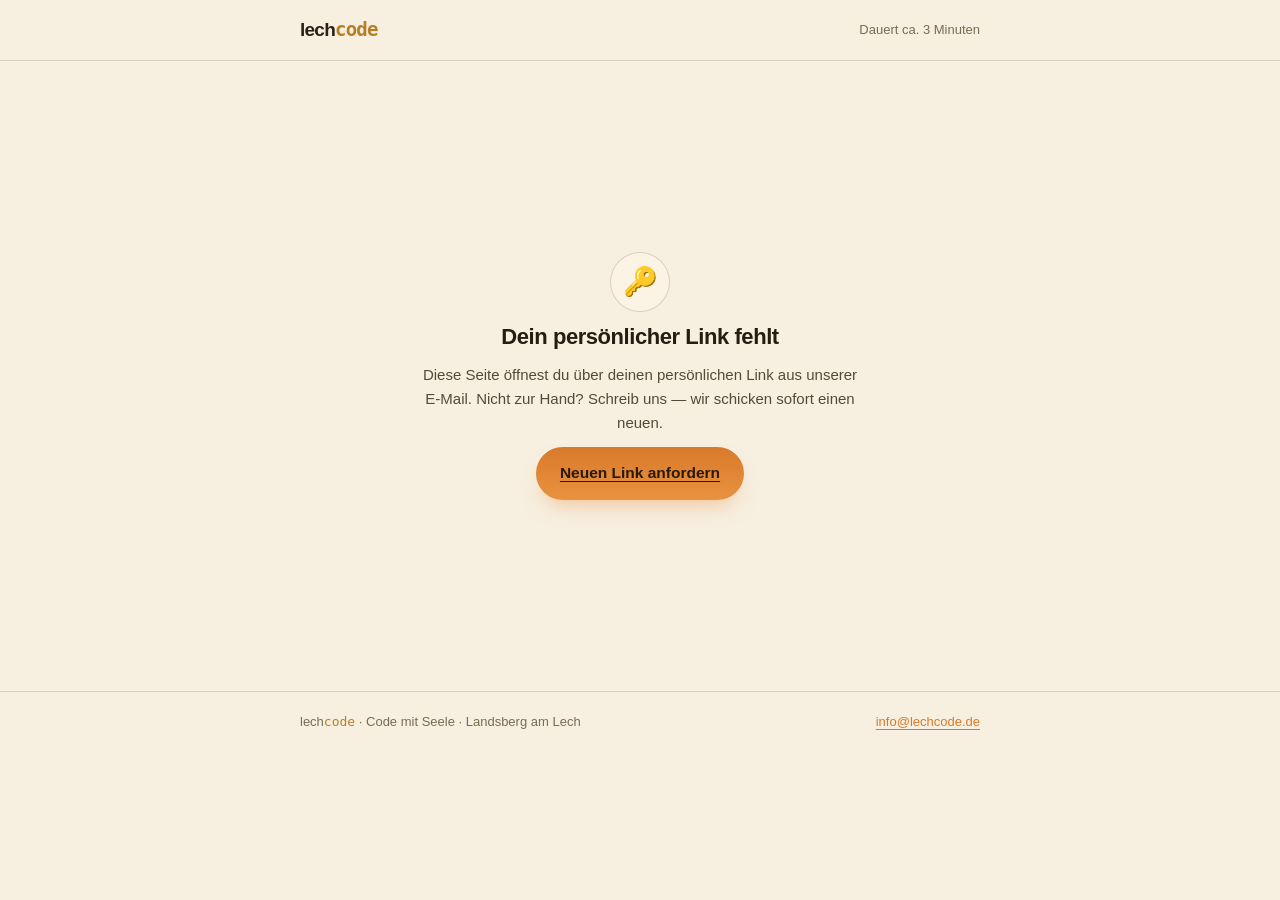
<file: onboarding.html>
<!DOCTYPE html>
<!--
  ╔══════════════════════════════════════════════════════════════════╗
  ║  LECHCODE — Onboarding-Fragebogen (Kunden-Template)               ║
  ║  Zeigt genau die Fragen, die bei diesem Kunden noch offen sind    ║
  ║  (GET /onboarding, gepflegt via lc-onboarding-publish.sh).        ║
  ║  Antworten → onboarding-answers-Job → Runner hakt die Gates ab.   ║
  ║  Zugang: onboarding.html#k=<token> — selbst-tragend, cookiefrei.  ║
  ╚══════════════════════════════════════════════════════════════════╝
-->
<html lang="de">
<head>
  <meta charset="UTF-8" />
  <meta name="viewport" content="width=device-width, initial-scale=1.0" />
  <meta name="robots" content="noindex, nofollow" />
  <title>Kurz noch deine Angaben · Lechcode</title>
  <!--LC-OG-->
  <meta name="description" content="Ein paar Angaben für deine Website – dauert nur wenige Minuten." />
  <meta property="og:type" content="website" />
  <meta property="og:site_name" content="Lechcode" />
  <meta property="og:locale" content="de_DE" />
  <meta property="og:title" content="Lilly, kurz noch deine Angaben" />
  <meta property="og:description" content="Ein paar Angaben für deine Website – dauert nur wenige Minuten." />
  <meta property="og:url" content="https://lillystradner.de/onboarding.html" />
  <meta property="og:image" content="https://lillystradner.de/assets/lc-bereich-og.jpg?v=20261116" />
  <meta property="og:image:type" content="image/jpeg" />
  <meta property="og:image:width" content="1200" />
  <meta property="og:image:height" content="630" />
  <meta property="og:image:alt" content="Lilly, kurz noch deine Angaben" />
  <meta name="twitter:card" content="summary_large_image" />
  <!--/LC-OG-->
  <meta name="theme-color" content="#16130c" />
  <link rel="icon" href="[data-uri]" />
  <style>
  :root{
    /* Helles Theme in Homepage-Beige (lechcode.de --cream #f7efe0) */
    --night:#f7efe0; --night-2:#fffaf0; --panel:#fbf3e3;
    --bone:#2a2218; --bone-dim:#544a38; --muted:#786c52;
    --amber:#e8923f; --ember:#d97a2b; --gold:#b77e28; --gruen:#7aa259;
    --line:rgba(74,58,34,.18);
    --sans:-apple-system,BlinkMacSystemFont,"Segoe UI",Roboto,sans-serif;
    --mono:ui-monospace,"SF Mono",Menlo,monospace;
    --radius:16px; --radius-lg:22px; --pill:999px;
    --focus:0 0 0 3px rgba(232,146,63,.45);
  }
  *{margin:0;padding:0;box-sizing:border-box;}
  body{background:var(--night);color:var(--bone);font-family:var(--sans);line-height:1.6;-webkit-font-smoothing:antialiased;min-height:100dvh;}
  h1,h2,h3{line-height:1.2;letter-spacing:-.02em;color:#241d12;text-wrap:balance;}
  a{color:var(--ember);text-decoration:underline;text-underline-offset:3px;}
  .wrap{width:min(680px,94vw);margin-inline:auto;}
  .kopfzeile{border-bottom:1px solid var(--line);background:rgba(247,239,224,.85);backdrop-filter:blur(10px);position:sticky;top:0;z-index:40;}
  .kopfzeile .wrap{height:60px;display:flex;align-items:center;justify-content:space-between;}
  .wm{font-weight:800;letter-spacing:-.04em;font-size:19px;}
  .wm .code{color:var(--gold);font-family:var(--mono);}
  main{padding:clamp(24px,4vw,44px) 0 70px;}
  .intro h1{font-size:clamp(23px,4vw,30px);}
  .intro p{color:var(--bone-dim);margin-top:8px;max-width:54ch;}
  .fortschritt{font-family:var(--mono);font-size:12.5px;color:var(--muted);margin-top:14px;}

  .gruppe{background:var(--night-2);border:1px solid var(--line);border-radius:var(--radius-lg);padding:clamp(18px,3vw,26px);margin-top:20px;}
  .gruppe h2{font-size:18px;display:flex;align-items:center;gap:9px;}
  .gruppe h2 .nr{width:26px;height:26px;border-radius:50%;background:var(--panel);border:1px solid var(--line);display:grid;place-items:center;font-family:var(--mono);font-size:13px;color:var(--gold);flex:none;}
  .gruppe .erkl{color:var(--muted);font-size:14px;margin:8px 0 14px;}
  .feld{margin-top:12px;display:grid;gap:6px;}
  .feld label{font-size:14px;color:var(--bone-dim);}
  .feld label .opt{color:var(--muted);font-size:12px;}
  .feld input[type=text],.feld textarea{border:1px solid var(--line);background:var(--panel);color:var(--bone);font-family:var(--sans);font-size:16px;border-radius:12px;padding:11px 13px;width:100%;}
  .feld textarea{resize:vertical;min-height:76px;line-height:1.5;}
  .feld input:focus-visible,.feld textarea:focus-visible{outline:none;box-shadow:var(--focus);}
  .check{display:flex;gap:11px;align-items:flex-start;background:var(--panel);border:1px solid var(--line);border-radius:12px;padding:13px 14px;cursor:pointer;}
  .check input{width:20px;height:20px;margin-top:2px;accent-color:var(--amber);flex:none;}
  .check span{font-size:14.5px;line-height:1.5;}

  .frei{margin-top:20px;}
  .abschluss{margin-top:26px;display:grid;gap:12px;justify-items:start;}
  .btn{display:inline-flex;align-items:center;gap:8px;cursor:pointer;border:none;
    background:linear-gradient(180deg,var(--ember),var(--amber));color:#2a1808;
    font-weight:700;font-size:15.5px;padding:14px 24px;border-radius:var(--pill);font-family:var(--sans);
    box-shadow:0 12px 22px -10px rgba(232,146,63,.55);transition:transform .2s,opacity .2s;}
  .btn:hover{transform:translateY(-1px);}
  .btn:focus-visible{outline:none;box-shadow:var(--focus);}
  .btn[disabled]{opacity:.45;cursor:not-allowed;transform:none;}
  .fehler{display:none;color:#b5502a;font-size:14px;}
  .fehler.an{display:block;}
  .hinweis{color:var(--muted);font-size:12.5px;max-width:54ch;}

  .vollbild{display:none;place-items:center;min-height:70dvh;text-align:center;padding:24px;}
  .vollbild.an{display:grid;}
  .vollbild .inhalt{max-width:440px;display:grid;gap:12px;justify-items:center;}
  .vollbild .zeichen{width:60px;height:60px;border-radius:50%;display:grid;place-items:center;font-size:28px;background:var(--panel);border:1px solid var(--line);}
  .vollbild .zeichen.gruen{background:var(--gruen);border:none;color:#1c2413;}
  footer{border-top:1px solid var(--line);padding:20px 0 32px;color:var(--muted);font-size:13px;}
  footer .wrap{display:flex;justify-content:space-between;flex-wrap:wrap;gap:10px;}
  </style>
</head>
<body>

  <header class="kopfzeile">
    <div class="wrap">
      <span class="wm">lech<span class="code">code</span></span>
      <span style="font-size:13px;color:var(--muted);">Dauert ca. 3 Minuten</span>
    </div>
  </header>

  <div class="vollbild" id="kein-zugang">
    <div class="inhalt">
      <div class="zeichen">🔑</div>
      <h1 style="font-size:22px;">Dein persönlicher Link fehlt</h1>
      <p style="color:var(--bone-dim);font-size:15px;">Diese Seite öffnest du über deinen persönlichen Link aus unserer E-Mail. Nicht zur Hand? Schreib uns — wir schicken sofort einen neuen.</p>
      <a class="btn" href="mailto:info@lechcode.de?subject=Neuer%20Link%20zum%20Fragebogen">Neuen Link anfordern</a>
    </div>
  </div>

  <div class="vollbild" id="danke">
    <div class="inhalt">
      <div class="zeichen gruen">✓</div>
      <h1 style="font-size:24px;">Danke dir! Alles angekommen.</h1>
      <p style="color:var(--bone-dim);font-size:15px;">Damit können wir deine Seite fertig machen — deine Angaben fließen automatisch ein. Wenn noch etwas fehlt, melden wir uns persönlich.</p>
      <p style="font-size:15px;color:var(--gold);">Bis gleich — Lenny &amp; Michael 🌿</p>
    </div>
  </div>

  <main class="wrap" id="app" style="display:none;">
    <div class="intro">
      <h1 id="titel">Kurz noch ein paar Angaben — dann ist deine Seite startklar.</h1>
      <p>Das hier sind genau die Punkte, die uns für deine Website noch fehlen. Ehrlich beantwortet hilft am meisten — und was du nicht weißt, lässt du einfach leer.</p>
      <p class="fortschritt" id="fortschritt"></p>
    </div>
    <form id="formular"></form>
    <div class="gruppe frei">
      <h2><span class="nr">✎</span> Noch etwas, das wir wissen sollten?</h2>
      <div class="feld"><textarea id="freitext" placeholder="Alles, was dir noch einfällt — Wünsche, Hinweise, Fragen …"></textarea></div>
    </div>
    <div class="abschluss">
      <button class="btn" id="absenden">Angaben absenden ✓</button>
      <p class="fehler" id="fehler"></p>
      <p class="hinweis">Deine Angaben nutzen wir nur für deine Website (Impressum, Texte, Bildnachweise). Fragen? <a href="mailto:info@lechcode.de">info@lechcode.de</a></p>
    </div>
  </main>

  <footer>
    <div class="wrap">
      <span>lech<span style="color:var(--gold);font-family:var(--mono);">code</span> · Code mit Seele · Landsberg am Lech</span>
      <span><a href="mailto:info@lechcode.de">info@lechcode.de</a></span>
    </div>
  </footer>

<script>
(function(){
  "use strict";
  var LC_API = "https://lechcode-api.nameless-waterfall-55e5.workers.dev"; /* LC-API-URL — wird von plattform/bin/set-api-url.sh gesetzt */

  // Token aus #k=… — pro Kunde eindeutig speichern (geteilte Origin lechcode.github.io!).
  //   Gleicher Slug-Namespace wie mein-bereich.html, damit der Token auf beiden Seiten gilt.
  var pfadSlug = (location.pathname.match(/\/([a-z0-9][a-z0-9-]*)-vorschau\//) || [])[1] || null;
  var nsSlug = pfadSlug || location.hostname || "lc";
  function nsKey(basis){ return basis + ":" + nsSlug; }
  try { localStorage.removeItem("lc-zugang"); } catch(e){}
  var token = "";
  var m = (location.hash || "").match(/[#&]k=([A-Za-z0-9]+)/);
  if (m){ token = m[1]; try{ localStorage.setItem(nsKey("lc-zugang"), token); }catch(e){}
    history.replaceState(null, "", location.pathname + location.search); }
  else { try{ token = localStorage.getItem(nsKey("lc-zugang")) || ""; }catch(e){} }

  var app = document.getElementById("app");
  function zeigeKeinZugang(){ document.getElementById("kein-zugang").classList.add("an"); }
  if (!token){ zeigeKeinZugang(); return; }

  // Enter in einem Textfeld darf das Formular NICHT nativ absenden (GET-Reload → alle
  // Antworten weg). Der Absende-Button liegt außerhalb des <form> und hat einen eigenen Handler.
  var formEl = document.getElementById("formular");
  if (formEl) formEl.addEventListener("submit", function(e){ e.preventDefault(); });

  function api(pfad, opts){
    opts = opts || {};
    opts.headers = Object.assign({"authorization":"Bearer " + token}, opts.headers || {});
    return fetch(LC_API + pfad, opts);
  }

  var gruppen = [];

  function feldId(g, f){ return "f-" + g.id + "-" + f.id; }

  function bauen(daten){
    document.getElementById("kein-zugang").classList.remove("an"); // evtl. gezeigten „Verbindung klemmt"-Hinweis wieder ausblenden
    var anrede = daten.anrede || (daten.name || "").split(" ")[0];
    if (anrede) document.getElementById("titel").textContent = anrede + ", kurz noch ein paar Angaben — dann ist deine Seite startklar.";
    gruppen = (daten.fragen && daten.fragen.gruppen) || [];
    document.getElementById("fortschritt").textContent = gruppen.length + (gruppen.length === 1 ? " Themenblock" : " Themenblöcke") + " · ca. 3 Minuten";
    var form = document.getElementById("formular");
    gruppen.forEach(function(g, idx){
      var box = document.createElement("section");
      box.className = "gruppe";
      var h = document.createElement("h2");
      var nr = document.createElement("span"); nr.className = "nr"; nr.textContent = idx + 1;
      h.appendChild(nr); h.appendChild(document.createTextNode(g.titel || ""));
      box.appendChild(h);
      if (g.erklaerung){ var e = document.createElement("p"); e.className = "erkl"; e.textContent = g.erklaerung; box.appendChild(e); }
      (g.felder || []).forEach(function(f){
        var feld = document.createElement("div"); feld.className = "feld";
        if (f.art === "checkbox"){
          var lab = document.createElement("label"); lab.className = "check";
          var cb = document.createElement("input"); cb.type = "checkbox"; cb.id = feldId(g, f);
          var sp = document.createElement("span"); sp.textContent = f.frage;
          lab.appendChild(cb); lab.appendChild(sp); feld.appendChild(lab);
        } else {
          var l = document.createElement("label"); l.htmlFor = feldId(g, f);
          l.textContent = f.frage;
          if (f.optional){ var o = document.createElement("span"); o.className = "opt"; o.textContent = "  (optional)"; l.appendChild(o); }
          feld.appendChild(l);
          var input;
          if (f.art === "liste"){ input = document.createElement("textarea"); input.placeholder = "z. B.\nErstgespräch — kostenlos\nBehandlung 60 Min — 80 €"; }
          else { input = document.createElement("input"); input.type = "text"; }
          input.id = feldId(g, f);
          feld.appendChild(input);
        }
        box.appendChild(feld);
      });
      form.appendChild(box);
    });
    app.style.display = "";
  }

  var obVersuche = 0;
  function ladeFragen(){
    api("/onboarding").then(function(r){
      if (r.status === 401){ zeigeKeinZugang(); return null; }
      if (!r.ok) throw new Error("http " + r.status); // 5xx/429 → gleich nochmal versuchen (kein „Link fehlt")
      return r.json();
    }).then(function(j){
      if (j === null) return; // 401 bereits behandelt
      if (j && j.ok){
        // Schutz: gehört der Token wirklich zu DIESER Seite? (fremder/falscher Link → keine Fremddaten)
        if (pfadSlug && j.slug && j.slug !== pfadSlug){ try{ localStorage.removeItem(nsKey("lc-zugang")); }catch(e){} zeigeKeinZugang(); return; }
        // Schon abgeschickt? → direkt „Danke", kein Doppel-Versand.
        var schon = false; try { schon = !!localStorage.getItem(nsKey("lc-onboarding-done")); } catch(e){}
        if (schon){ document.getElementById("danke").classList.add("an"); return; }
        bauen(j);
      } else if (j) zeigeKeinZugang(); // ok:false = echter Zugangsfehler
    }).catch(function(){
      if (obVersuche < 3){ obVersuche++; setTimeout(ladeFragen, 2500); } // transienter Fehler → kurz erneut
      else {
        // Nach 3 Fehlversuchen NICHT „Link fehlt" behaupten (der Link ist meist gültig) —
        // ehrlich als Verbindungsproblem zeigen und weiter im Hintergrund versuchen.
        var kz = document.getElementById("kein-zugang");
        var p = kz.querySelector("p");
        if (p) p.textContent = "Die Verbindung klemmt gerade — ich versuche es weiter. Bitte lass die Seite offen oder lade sie gleich neu.";
        var h1 = kz.querySelector("h1"); if (h1) h1.textContent = "Einen Moment noch …";
        kz.classList.add("an");
        setTimeout(function(){ obVersuche = 0; ladeFragen(); }, 8000);
      }
    });
  }
  ladeFragen();

  document.getElementById("absenden").addEventListener("click", async function(){
    var knopf = this; var fehlerEl = document.getElementById("fehler");
    fehlerEl.classList.remove("an");
    var antworten = {};
    gruppen.forEach(function(g){
      var gr = {};
      (g.felder || []).forEach(function(f){
        var el = document.getElementById(feldId(g, f));
        if (!el) return;
        if (f.art === "checkbox") gr[f.id] = el.checked;
        else if (f.art === "liste"){
          gr[f.id] = el.value.split("\n").map(function(z){ return z.trim(); }).filter(Boolean)
            .map(function(z){
              // Nur an einem Trenner MIT umgebendem Leerraum (oder Gedankenstrich) splitten —
              // sonst zerschneidet „Anti-Stress-Massage" fälschlich in Leistung+Preis.
              var t = z.split(/\s+[—–]\s+|\s+-\s+/);
              return (t.length > 1) ? {leistung: t[0].trim(), preis: t.slice(1).join(" - ").trim()} : {leistung: z, preis: ""};
            });
        }
        else gr[f.id] = el.value.trim();
      });
      // Gruppen mit genau einem Feld flach ablegen (z. B. oeffnungszeiten)
      var schluessel = Object.keys(gr);
      antworten[g.id] = (schluessel.length === 1 && schluessel[0] === g.id) ? gr[g.id] : gr;
    });
    knopf.disabled = true; knopf.textContent = "Sendet …";
    try {
      var r = await api("/job", {method:"POST", headers:{"content-type":"application/json"},
        body: JSON.stringify({type:"onboarding-answers", payload:{antworten: antworten, freitext: document.getElementById("freitext").value.trim()}})});
      var j = await r.json();
      if (!j.ok) throw new Error(j.meldung || "");
      try { localStorage.setItem(nsKey("lc-onboarding-done"), "1"); } catch(e){} // gegen versehentlichen Doppel-Versand
      app.style.display = "none";
      document.getElementById("danke").classList.add("an");
      window.scrollTo({top:0});
    } catch(e){
      fehlerEl.textContent = (e && e.message) ? e.message : "Das Absenden hat nicht geklappt — bitte noch einmal versuchen oder kurz an info@lechcode.de schreiben.";
      fehlerEl.classList.add("an");
      knopf.disabled = false; knopf.textContent = "Angaben absenden ✓";
    }
  });
})();
</script>
</body>
</html>
</file>
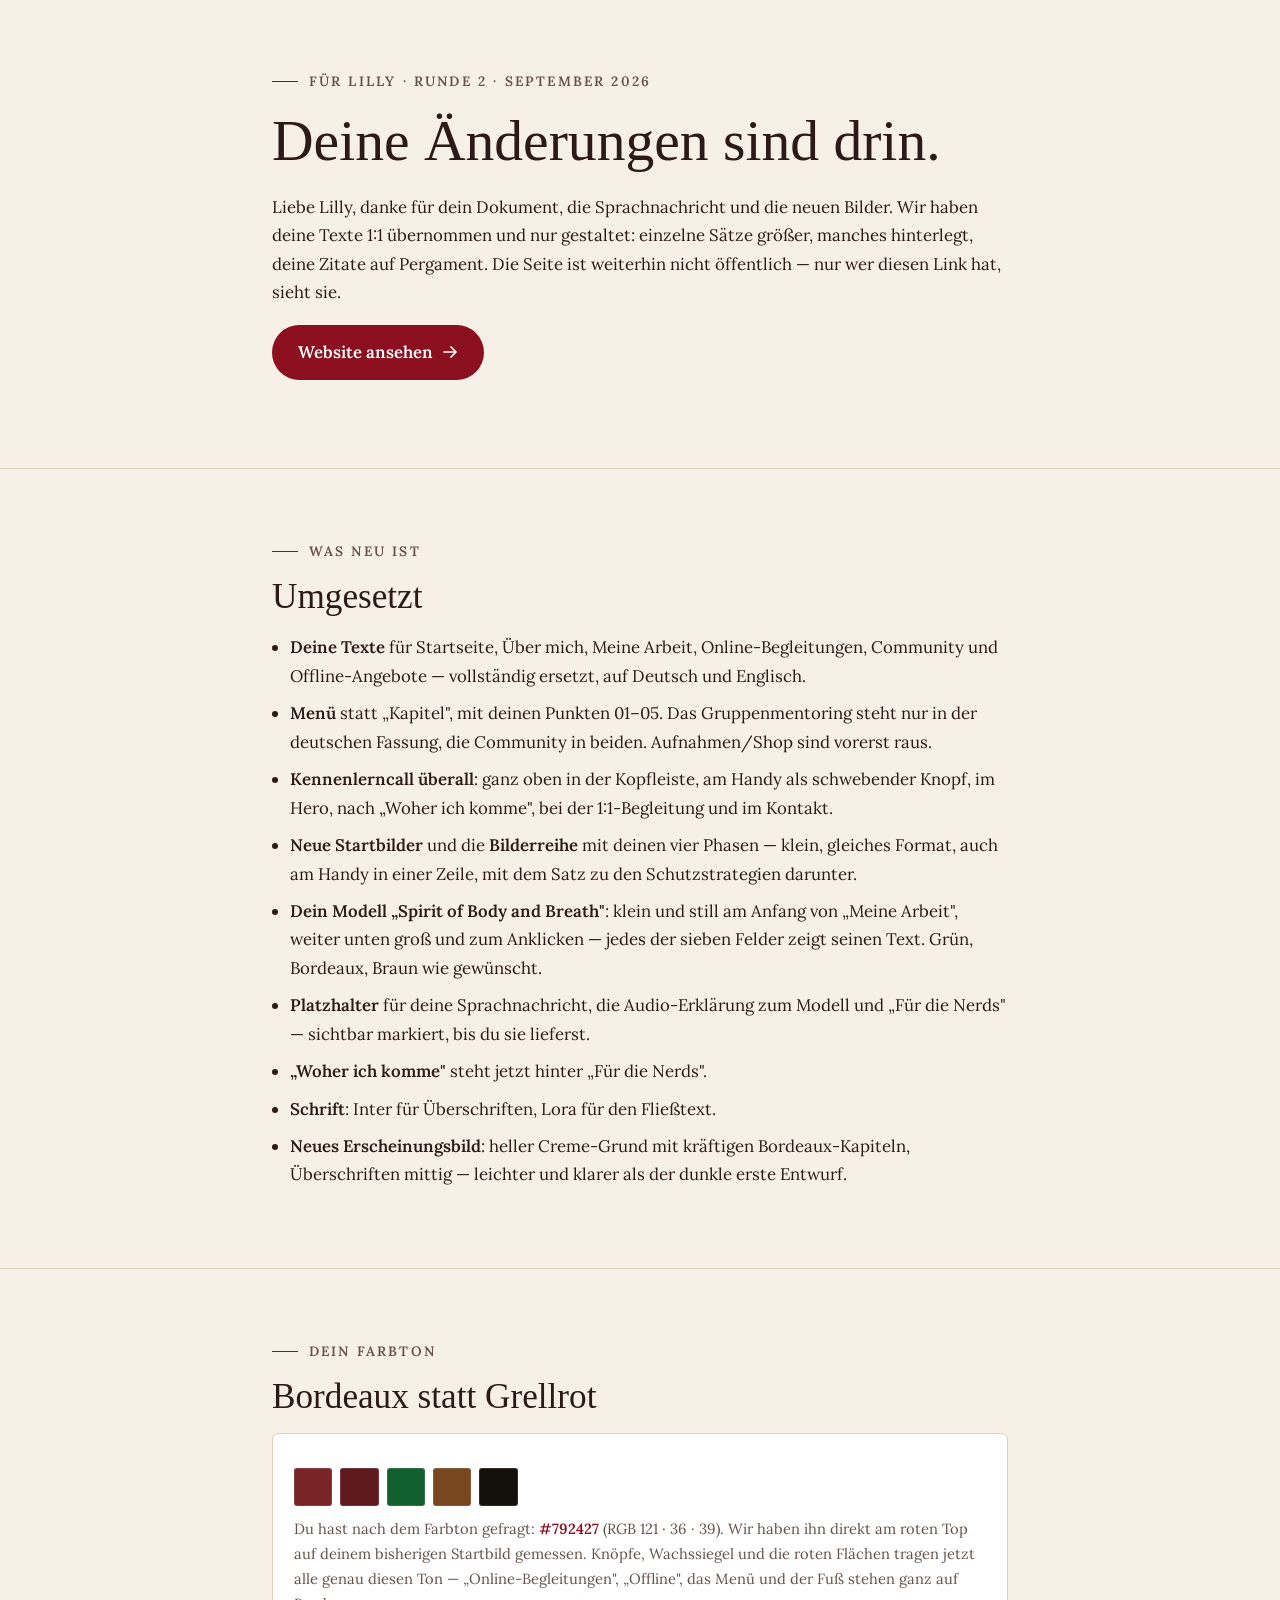
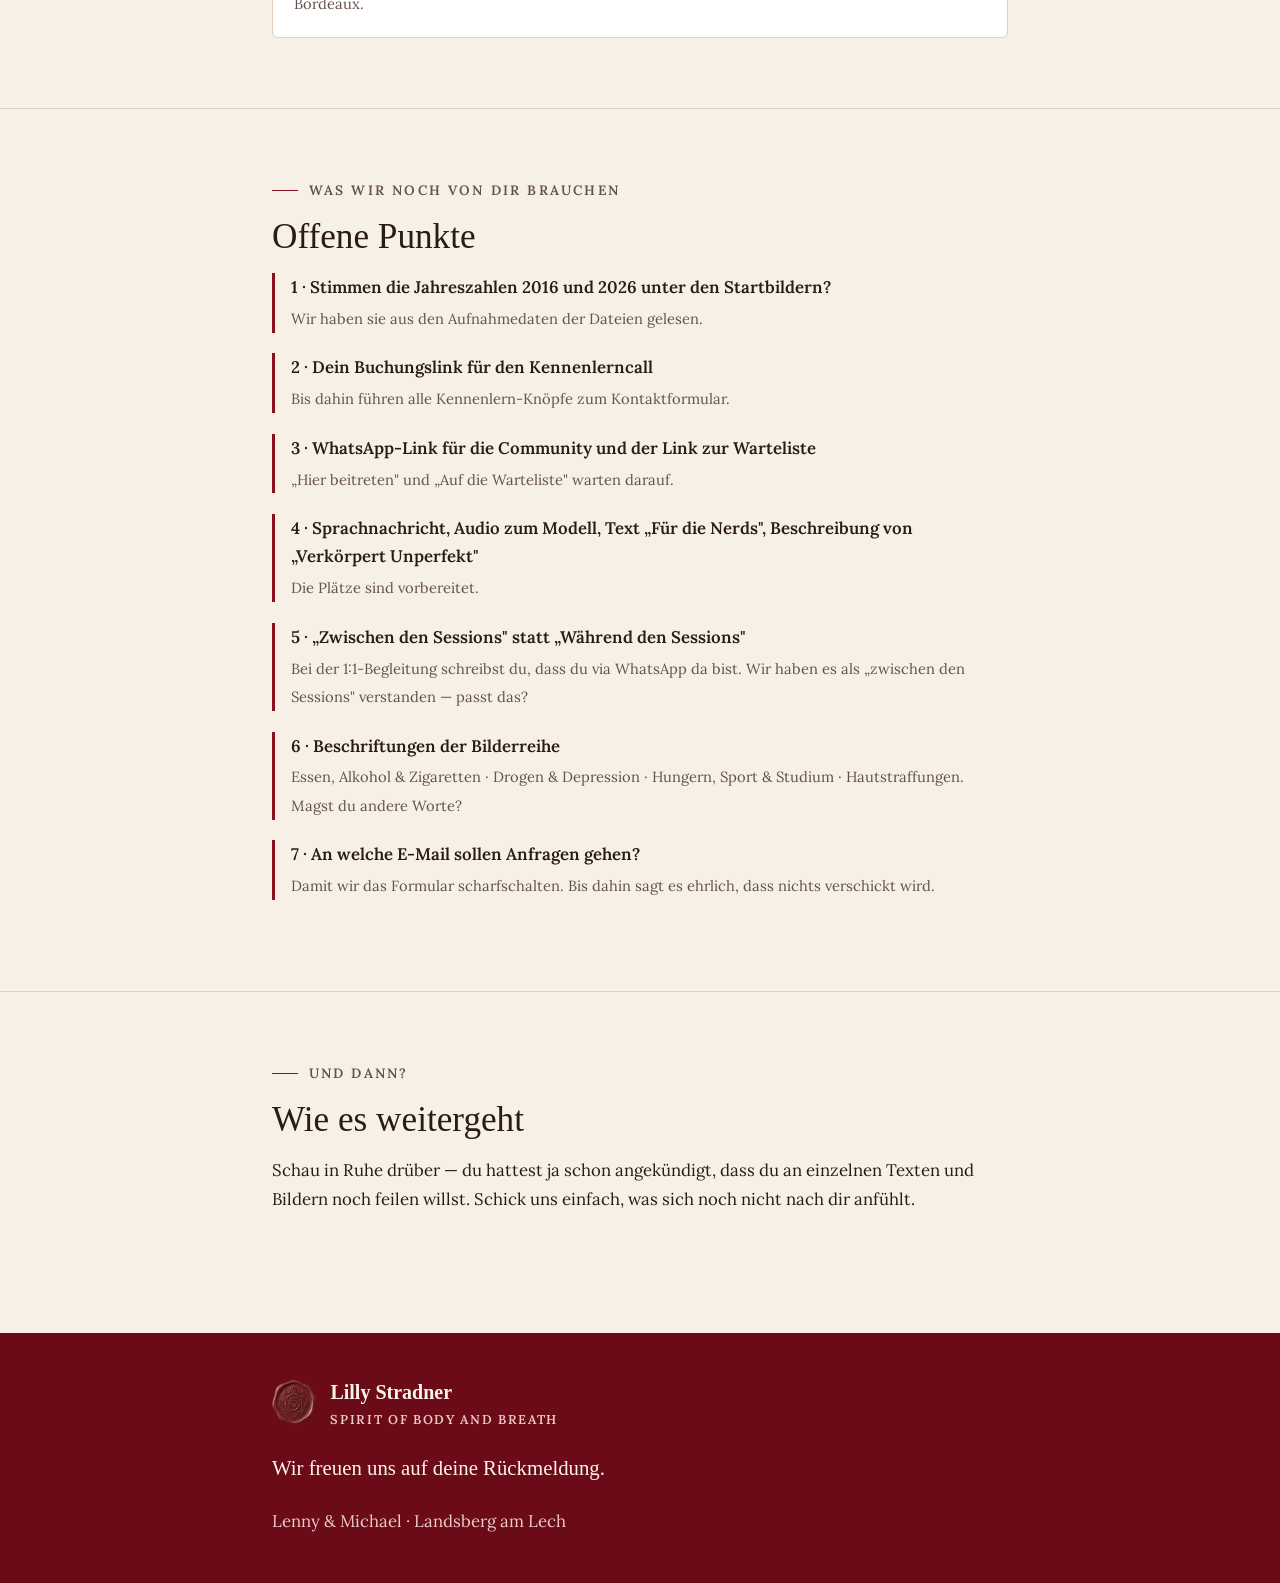
<file: vorschau.html>
<!doctype html>
<html lang="de">
<head>
<meta charset="utf-8">
<meta name="viewport" content="width=device-width, initial-scale=1">
<meta name="robots" content="noindex, nofollow">
<title>Deine Website, Lilly</title>
<meta name="description" content="Der erste Entwurf deiner Website — was drin ist, was wir noch von dir brauchen und wie es weitergeht.">
<meta property="og:title" content="Deine Website, Lilly">
<meta property="og:description" content="Runde 2: deine Änderungen sind drin.">
<meta property="og:type" content="website">
<meta property="og:locale" content="de_DE">
<meta property="og:url" content="https://lillystradner.de/vorschau.html">
<meta property="og:image" content="https://lillystradner.de/assets/og.jpg">
<meta property="og:image:width" content="1200">
<meta property="og:image:height" content="630">
<meta name="theme-color" content="#F7F0E6">
<link rel="icon" href="data:image/svg+xml,%3Csvg xmlns='http://www.w3.org/2000/svg' viewBox='0 0 32 32'%3E%3Crect width='32' height='32' rx='7' fill='%23792427'/%3E%3Cpath d='M16 7a9 9 0 1 0 9 9 7 7 0 1 1-7-7' fill='none' stroke='%23F7F0E6' stroke-width='2.4' stroke-linecap='round'/%3E%3C/svg%3E">
<link rel="stylesheet" href="assets/fonts.css">
<link rel="stylesheet" href="assets/tokens.css">
<style>
/* Enthuellungsseite. Eigener kleiner CSS-Block, bewusst NICHT das
   Seiten-CSS — diese Seite ist ein Brief, keine Website. */
*,*::before,*::after{box-sizing:border-box}
body{margin:0; background:var(--nacht); color:var(--licht);
     font-family:var(--leib); font-size:1.05rem; line-height:1.7; overflow-x:clip}
img{max-width:100%; height:auto; display:block}
a{color:inherit}
h1,h2{font-family:var(--kopf); font-weight:400; line-height:1.14; margin:0}
h1{font-size:clamp(2.1rem,6vw,3.6rem)}
h2{font-size:clamp(1.5rem,3.4vw,2.2rem); margin-bottom:1rem}
h3{font-family:var(--kopf); font-size:1rem; font-weight:600; margin:0 0 .4rem}
p{margin:0 0 1.05em}
:focus-visible{outline:3px solid var(--wald-hell); outline-offset:3px}
.buehne{width:min(100% - 2.5rem, 46rem); margin-inline:auto}
section{padding:clamp(2.6rem,6vw,4.4rem) 0; border-top:1px solid var(--linie)}
section:first-of-type{border-top:none}
.marke{font-size:.85rem; font-weight:600; letter-spacing:.16em; text-transform:uppercase;
       color:var(--daemmer); margin:0 0 .9rem; display:flex; align-items:center; gap:.7rem}
.marke::before{content:''; width:1.6rem; height:1px; background:var(--glut)}

.knopf{display:inline-flex; align-items:center; gap:.6rem; min-height:52px;
       padding:.85rem 1.6rem; background:var(--glut); color:#fff; border-radius:999px;
       text-decoration:none; font-weight:600}
.knopf.hell{background:var(--licht); color:var(--nacht)}
.knopf svg{width:16px;height:16px;flex:none}

.zahlen{display:grid; gap:.8rem; margin-top:1.6rem}
@media (min-width:640px){.zahlen{grid-template-columns:repeat(3,1fr)}}
.zahl{border:1px solid var(--linie); border-radius:6px; padding:1.2rem; background:#fff}
.zahl b{display:block; font-family:var(--kopf); font-size:2rem; line-height:1.1; margin-bottom:.2rem}
.zahl span{font-size:.85rem; color:var(--daemmer)}

.dipt{display:grid; grid-template-columns:1fr 1fr; gap:.6rem; max-width:26rem; margin:1.6rem 0}
.dipt img{width:100%; aspect-ratio:4/5; object-fit:cover; border-radius:3px}
.dipt figcaption{font-size:.8rem; letter-spacing:.13em; text-transform:uppercase;
                 color:var(--daemmer); margin-top:.45rem}
.dipt figure{margin:0}

.richtung{border:1px solid var(--linie); border-radius:6px; padding:1.3rem; background:#fff; margin-top:1rem}
.tupfer{display:flex; gap:.5rem; margin:.8rem 0 .6rem}
.tupfer i{width:2.4rem; height:2.4rem; border-radius:3px; display:block;
          box-shadow:inset 0 0 0 1px #ffffff1f}
.liste{margin:0; padding-left:1.15rem}
.liste li{margin-bottom:.55rem}
.frage{border-left:3px solid var(--glut); padding-left:1rem; margin-bottom:1.3rem}
.frage b{display:block; margin-bottom:.15rem}
.frage span{font-size:.92rem; color:var(--daemmer)}

footer{background:var(--bordeaux-tief); color:var(--auf-bordeaux); padding:2.6rem 0 3rem; margin-top:2rem}
.fuss-marke{display:flex; align-items:center; gap:.9rem; margin-bottom:1.2rem}
.fuss-marke img{width:44px; flex:none}
.fuss-marke b{display:block; font-family:var(--kopf); font-weight:600; font-size:1.25rem}
.fuss-marke i{display:block; font-style:normal; font-size:.8rem; letter-spacing:.13em;
              text-transform:uppercase; color:var(--auf-bordeaux-2); font-weight:600}
.gruss{font-family:var(--kopf); font-size:1.3rem}
</style>
</head>
<body>

<section>
  <div class="buehne">
    <p class="marke">Für Lilly · Runde 2 · September 2026</p>
    <h1>Deine Änderungen sind drin.</h1>
    <p style="margin-top:1.2rem">Liebe Lilly, danke für dein Dokument, die Sprachnachricht und die
      neuen Bilder. Wir haben deine Texte 1:1 übernommen und nur gestaltet: einzelne Sätze größer,
      manches hinterlegt, deine Zitate auf Pergament. Die Seite ist weiterhin nicht öffentlich —
      nur wer diesen Link hat, sieht sie.</p>
    <p><a class="knopf" href="index.html">
      Website ansehen
      <svg viewBox="0 0 16 16" fill="none" aria-hidden="true"><path d="M2 8h12M9 3l5 5-5 5" stroke="currentColor" stroke-width="1.7" stroke-linecap="round" stroke-linejoin="round"/></svg>
    </a></p>
  </div>
</section>

<section>
  <div class="buehne">
    <p class="marke">Was neu ist</p>
    <h2>Umgesetzt</h2>
    <ul class="liste">
      <li><strong>Deine Texte</strong> für Startseite, Über mich, Meine Arbeit, Online-Begleitungen,
        Community und Offline-Angebote — vollständig ersetzt, auf Deutsch und Englisch.</li>
      <li><strong>Menü</strong> statt „Kapitel", mit deinen Punkten 01–05. Das Gruppenmentoring steht
        nur in der deutschen Fassung, die Community in beiden. Aufnahmen/Shop sind vorerst raus.</li>
      <li><strong>Kennenlerncall überall</strong>: ganz oben in der Kopfleiste, am Handy als
        schwebender Knopf, im Hero, nach „Woher ich komme", bei der 1:1-Begleitung und im Kontakt.</li>
      <li><strong>Neue Startbilder</strong> und die <strong>Bilderreihe</strong> mit deinen vier
        Phasen — klein, gleiches Format, auch am Handy in einer Zeile, mit dem Satz zu den
        Schutzstrategien darunter.</li>
      <li><strong>Dein Modell „Spirit of Body and Breath"</strong>: klein und still am Anfang von
        „Meine Arbeit", weiter unten groß und zum Anklicken — jedes der sieben Felder zeigt seinen
        Text. Grün, Bordeaux, Braun wie gewünscht.</li>
      <li><strong>Platzhalter</strong> für deine Sprachnachricht, die Audio-Erklärung zum Modell und
        „Für die Nerds" — sichtbar markiert, bis du sie lieferst.</li>
      <li><strong>„Woher ich komme"</strong> steht jetzt hinter „Für die Nerds".</li>
      <li><strong>Schrift</strong>: Inter für Überschriften, Lora für den Fließtext.</li>
      <li><strong>Neues Erscheinungsbild</strong>: heller Creme-Grund mit kräftigen Bordeaux-Kapiteln,
        Überschriften mittig — leichter und klarer als der dunkle erste Entwurf.</li>
    </ul>
  </div>
</section>

<section>
  <div class="buehne">
    <p class="marke">Dein Farbton</p>
    <h2>Bordeaux statt Grellrot</h2>
    <div class="richtung">
      <div class="tupfer" aria-hidden="true">
        <i style="background:#792427"></i><i style="background:#5E1A1D"></i>
        <i style="background:#13602F"></i><i style="background:#764721"></i>
        <i style="background:#14100C"></i>
      </div>
      <p style="margin:0; font-size:.92rem; color:var(--daemmer)">Du hast nach dem Farbton gefragt:
        <strong style="color:var(--bordeaux)">#792427</strong> (RGB 121 · 36 · 39). Wir haben ihn direkt
        am roten Top auf deinem bisherigen Startbild gemessen. Knöpfe, Wachssiegel und die roten
        Flächen tragen jetzt alle genau diesen Ton — „Online-Begleitungen", „Offline", das Menü und
        der Fuß stehen ganz auf Bordeaux.</p>
    </div>
  </div>
</section>

<section>
  <div class="buehne">
    <p class="marke">Was wir noch von dir brauchen</p>
    <h2>Offene Punkte</h2>
    <div class="frage"><b>1 · Stimmen die Jahreszahlen 2016 und 2026 unter den Startbildern?</b>
      <span>Wir haben sie aus den Aufnahmedaten der Dateien gelesen.</span></div>
    <div class="frage"><b>2 · Dein Buchungslink für den Kennenlerncall</b>
      <span>Bis dahin führen alle Kennenlern-Knöpfe zum Kontaktformular.</span></div>
    <div class="frage"><b>3 · WhatsApp-Link für die Community und der Link zur Warteliste</b>
      <span>„Hier beitreten" und „Auf die Warteliste" warten darauf.</span></div>
    <div class="frage"><b>4 · Sprachnachricht, Audio zum Modell, Text „Für die Nerds", Beschreibung von „Verkörpert Unperfekt"</b>
      <span>Die Plätze sind vorbereitet.</span></div>
    <div class="frage"><b>5 · „Zwischen den Sessions" statt „Während den Sessions"</b>
      <span>Bei der 1:1-Begleitung schreibst du, dass du via WhatsApp da bist. Wir haben es als
        „zwischen den Sessions" verstanden — passt das?</span></div>
    <div class="frage"><b>6 · Beschriftungen der Bilderreihe</b>
      <span>Essen, Alkohol &amp; Zigaretten · Drogen &amp; Depression · Hungern, Sport &amp; Studium ·
        Hautstraffungen. Magst du andere Worte?</span></div>
    <div class="frage"><b>7 · An welche E-Mail sollen Anfragen gehen?</b>
      <span>Damit wir das Formular scharfschalten. Bis dahin sagt es ehrlich, dass nichts
        verschickt wird.</span></div>
  </div>
</section>

<section>
  <div class="buehne">
    <p class="marke">Und dann?</p>
    <h2>Wie es weitergeht</h2>
    <p>Schau in Ruhe drüber — du hattest ja schon angekündigt, dass du an einzelnen Texten und
      Bildern noch feilen willst. Schick uns einfach, was sich noch nicht nach dir anfühlt.</p>
  </div>
</section>

<footer>
  <div class="buehne">
    <div class="fuss-marke">
      <img src="assets/img/siegel-120.webp" width="44" height="45" alt="">
      <span>
        <b>Lilly Stradner</b>
        <i>Spirit of Body and Breath</i>
      </span>
    </div>
    <p class="gruss">Wir freuen uns auf deine Rückmeldung.</p>
    <p style="margin:0; color:var(--auf-bordeaux-2)">Lenny &amp; Michael · Landsberg am Lech</p>
  </div>
</footer>

</body>
</html>
</file>
<file: assets/fonts.css>
/* ============================================================
   Lilly Stradner · „Spirit of Body and Breath"
   Lokal gehostete Schriften (latin-Subset, woff2).
   DSGVO: KEINE Verbindung zu Google oder anderen Drittservern.
   2 Familien · 5 Dateien · ~114 KB gesamt.

   Runde 2 (25.09.): Lillys eigene Wahl aus dem PDF
   „Website Anpassungen":
     Inter — Headlines, alles groß Geschriebene, Labels, Knöpfe
     Lora  — Fließtext
   Vorher Young Serif + Epilogue.

   Runde 3: Inter ist entfernt. DM Serif Display für alles außer
   Fließtext (siehe unten), Lora von @fontsource/lora (OFL 1.1).

   size-adjust: gegen den System-Fallback abgeglichen, damit beim
   Nachladen nichts springt (CLS).
   ============================================================ */

/* — DM Serif Display (Menü, Buttons, Headlines, kleine Zeilen; Runde 3) —
   Nur ein Schnitt (400). Der Gewichtsbereich 400–700 verhindert, dass der
   Browser bei font-weight:600 künstlich fett nachrechnet.
   TODO: Datei assets/fonts/dm-serif-display-400.woff2 (OFL 1.1) ablegen und
   hier als zweite src-Zeile eintragen — bis dahin greift die lokal
   installierte Schrift, sonst Georgia. */
@font-face{
  font-family:'DM Serif Display';
  font-style:normal; font-weight:400 700; font-display:swap;
  src:local('DM Serif Display'), local('DMSerifDisplay-Regular');
}
@font-face{
  font-family:'DM Serif Fallback';
  src:local('Georgia'), local('Times New Roman');
  size-adjust:100%; ascent-override:92%; descent-override:24%;
}

/* — Lora (Fließtext) — */
@font-face{
  font-family:'Lora';
  font-style:normal; font-weight:400; font-display:swap;
  src:url(fonts/lora-400.woff2) format('woff2');
}
@font-face{
  font-family:'Lora';
  font-style:italic; font-weight:400; font-display:swap;
  src:url(fonts/lora-400-italic.woff2) format('woff2');
}
@font-face{
  font-family:'Lora';
  font-style:normal; font-weight:600; font-display:swap;
  src:url(fonts/lora-600.woff2) format('woff2');
}
@font-face{
  font-family:'Lora Fallback';
  src:local('Georgia'), local('Times New Roman');
  size-adjust:98%; ascent-override:96%; descent-override:26%;
}
</file>
<file: assets/tokens.css>
/* ═══════════════════════════════════════════════════════════════
   TOKENS · lilly-stradner — EINZIGE Quelle der Wahrheit.
   Wird von site.css, legal.css und vorschau.html eingebunden.

   Runde 2b (26.09.2026): Entscheidung Lenny — HELL mit Bordeaux-
   Kapiteln. Creme-Grund, Bordeaux als kraeftige Flaeche, Gruen und
   Braun als Akzente. Der dunkle Braunschwarz-Grund ist Geschichte.
   ═══════════════════════════════════════════════════════════════ */
:root{
  /* Lillys Markenfarben */
  --bordeaux:#8B0F1E;       /* Dunkelrot (Runde 3) — Knoepfe, Kapitel, Siegel */
  --bordeaux-tief:#6A0B17;  /* Fuss, gedrueckte Zustaende */
  --gold:#C29A45;           /* Akzent: Linien ueber den Ueberschriften */
  --bordeaux-zart:#F4DEDB;  /* getoente Flaechen auf Creme */
  --wald:#13602F;           /* Dunkelgruen — Koerper & Nervensystem */
  --wald-zart:#DCEBDF;
  --erde:#764721;           /* Dunkelbraun — Systembewusstsein, Haarlinien */
  --erde-zart:#EFE1CF;

  /* Grund und Schrift */
  --creme:#F7F0E6;          /* Hauptgrund */
  --creme-2:#EFE5D6;        /* abgesetzte Kapitel */
  --tinte:#2B1A17;          /* Text · 15,2:1 auf Creme */
  --tinte-2:#65514A;        /* Sekundaertext · 6,6:1 auf Creme */
  --linie:#E0D0BC;          /* Rahmen, Trennlinien */
  --auf-bordeaux:#FBF3EA;   /* Text auf Bordeaux · 9,6:1 */
  --auf-bordeaux-2:#EDCBC8; /* Sekundaertext auf Bordeaux · 6,9:1 */

  /* Alte Namen — nur noch fuer legal.css und vorschau.html. Nicht neu verwenden. */
  --glut:var(--bordeaux);
  --nacht:var(--creme);
  --nacht-2:var(--creme-2);
  --licht:var(--tinte);
  --daemmer:var(--tinte-2);
  --wald-hell:var(--wald);

  --kopf:'DM Serif Display','DM Serif Fallback',Georgia,'Times New Roman',serif;   /* Menue, Buttons, Headlines, kleine Zeilen */
  --leib:'Lora','Lora Fallback',Georgia,serif;                         /* Fliesstext */

  --h1:clamp(2.3rem,6.2vw,4.4rem);
  --h2:clamp(1.8rem,3.9vw,2.8rem);
  --h3:clamp(1.25rem,2.1vw,1.6rem);
  --h4:clamp(1.02rem,1.5vw,1.15rem);
  --text:clamp(1.04rem,1.1vw,1.14rem);
  --klein:.875rem;

  --spalte:1180px;          /* aeussere Buehne */
  --text-breite:40rem;      /* mittige Lesespalte — ~72 Zeichen */
  --rail:58px;              /* Seitenreiter ab 900px (vom Seitenmenue abgeloest) */
  --seitennav:19rem;        /* Seitenmenue links ab 900px, dauerhaft sichtbar */
  --ease:cubic-bezier(.22,.61,.36,1);
}
</file>
<file: assets/site.css>
/* Stile der beiden One-Pager (index.html + en.html).
   Tokens kommen aus tokens.css — hier NIE :root neu definieren.

   Runde 2b (26.09.2026): komplett neu auf HELL mit Bordeaux-Kapiteln,
   Kapitelkoepfe zentriert, Fliesstext in einer mittigen Spalte.
   Keine Foto-Schleier mehr hinter Text. */

*,*::before,*::after{box-sizing:border-box}
html{-webkit-text-size-adjust:100%}
body{
  margin:0; background:var(--creme); color:var(--tinte);
  font-family:var(--leib); font-size:var(--text); font-weight:400;
  line-height:1.72; overflow-x:clip;      /* clip statt hidden: kein Scroll-Container */
  -webkit-font-smoothing:antialiased;
}
img{max-width:100%; height:auto; display:block}
a{color:inherit}
h1,h2,h3,h4{font-family:var(--kopf); font-weight:600; line-height:1.15; letter-spacing:-.022em; margin:0}
h1{font-size:var(--h1)}
h2{font-size:var(--h2); margin-bottom:clamp(1.1rem,2.3vw,1.7rem); text-wrap:balance}
h3{font-size:var(--h3); line-height:1.25; text-wrap:balance}
p{margin:0 0 1.1em}
:focus-visible{outline:3px solid var(--tinte); outline-offset:3px; border-radius:3px}
.boden-glut :focus-visible,.nav :focus-visible,footer :focus-visible{outline-color:var(--auf-bordeaux)}

.sr{
  position:absolute; width:1px; height:1px; padding:0; margin:-1px;
  overflow:hidden; clip:rect(0 0 0 0); clip-path:inset(50%); white-space:nowrap;
}
.skip{
  position:absolute; left:-9999px; top:0; z-index:200;
  background:var(--tinte); color:var(--creme); padding:.8rem 1.2rem; font:600 1rem var(--kopf);
}
.skip:focus{left:.5rem; top:.5rem}

/* ── Buehne ─────────────────────────────────────────────────── */
.buehne{width:min(100% - 2.5rem, var(--spalte)); margin-inline:auto}
@media (min-width:900px){
  .buehne{width:min(100% - 4rem, var(--spalte))}
}
/* Mittige Lesespalte: Kapitelkopf zentriert, Fliesstext linksbuendig
   INNERHALB der mittigen Spalte — lange Absaetze zentriert liest niemand. */
.lese{max-width:var(--text-breite); margin-inline:auto}
section{padding:clamp(4.2rem,9vw,7.5rem) 0; position:relative; scroll-margin-top:72px}
.kapitel-kopf{text-align:center; max-width:48rem; margin:0 auto clamp(1.8rem,4vw,2.8rem)}
.kapitel-kopf h2{margin-bottom:0}
.kapitel-kopf h2.lang{font-size:clamp(1.5rem,2.9vw,2.15rem); line-height:1.25}

.boden-zart{background:var(--creme-2)}
.boden-glut{background:var(--bordeaux); color:var(--auf-bordeaux)}

.marke{
  font:600 var(--klein)/1.3 var(--kopf); letter-spacing:.16em; text-transform:uppercase;
  color:var(--bordeaux); margin:0 0 1rem;
  display:inline-flex; align-items:center; gap:.8rem;
}
.marke::before,.kapitel-kopf .marke::after{content:''; width:1.8rem; height:1px; background:var(--gold); flex:none; height:2px}
.boden-glut .marke{color:var(--auf-bordeaux-2)}

/* ── Kopfleiste ────────────────────────────────────────────── */
/* 19.11.: Brandzeichen mittig. Raster 1fr | auto | 1fr, damit es wirklich in
   der Mitte steht, egal wie breit links und rechts sind.
   Handy/Tablet (unter 1024px): schwebende Pille oben, gleiche Hoehe, Rundung
   und Randabstand wie der Kennenlern-Knopf unten.
   Desktop: durchgehende Leiste neben dem Seitenmenue. */
.kopf{
  --leiste:50px;                          /* = Hoehe Kennenlern-Knopf am Handy */
  --rand:1rem;                            /* = sein Abstand zum Rand */
  position:fixed; z-index:100;
  top:max(var(--rand), env(safe-area-inset-top)); left:var(--rand); right:var(--rand);
  height:var(--leiste); padding:0 3px;
  display:grid; grid-template-columns:1fr auto 1fr; align-items:center; gap:.35rem;
}
.menue-knopf{grid-column:1; justify-self:start}
.kopf-mitte{grid-column:2; display:flex; flex-direction:column; align-items:center; min-width:0}
.kopf-rechts{grid-column:3; justify-self:end; display:flex; align-items:center; gap:.6rem}
/* ⚠ Glas-Unschaerfe NICHT auf .kopf selbst: backdrop-filter macht das Element
   zum Bezugsrahmen fuer position:fixed — der schwebende Kennenlern-Knopf klebte
   dadurch am Handy OBEN statt unten. Deshalb liegt die Flaeche im ::before. */
.kopf::before{
  content:''; position:absolute; inset:0; z-index:-1; pointer-events:none;
  background:color-mix(in srgb, var(--creme) 86%, transparent);
  backdrop-filter:blur(12px); -webkit-backdrop-filter:blur(12px);
  border:1px solid var(--linie); border-radius:999px;
  box-shadow:0 10px 26px #2b1a171f;
}

/* Brandzeichen: rundes Siegel + zweizeilig Name / Methode */
.kopf-marke{
  display:inline-flex; align-items:center; gap:.5rem; min-height:44px;
  text-decoration:none; color:var(--tinte); white-space:nowrap;
}
.kopf-marke img{width:34px; height:auto; flex:none}
.kopf-marke span{display:block; text-align:left}
.kopf-marke b{display:block; font:400 1.06rem/1.05 var(--kopf); letter-spacing:0}
.kopf-marke i{display:block; font:400 .7rem/1.25 var(--leib); font-style:normal; color:var(--tinte-2); margin-top:.1rem}
/* schmale Handys: Brandzeichen etwas kleiner, damit Menü und Sprache Platz haben */
@media (max-width:1023.98px){
  .kopf-marke{gap:.4rem}
  .kopf-marke img{width:31px}
  .kopf-marke b{font-size:.98rem}
  .kopf-marke i{font-size:.64rem}
}
@media (max-width:389.98px){
  .kopf-marke img{width:27px}
  .kopf-marke b{font-size:.88rem}
  .kopf-marke i{font-size:.58rem}
}
@media (max-width:349.98px){
  .kopf-marke i{display:none}
  .sprache .flagge{display:none}         /* nur sehr schmale Handys (320px) */
}
.menue-knopf{
  display:inline-flex; align-items:center; gap:.55rem; min-height:46px; padding:.5rem .95rem;
  background:none; border:1px solid var(--linie); border-radius:999px; color:var(--tinte);
  font:600 var(--klein)/1 var(--kopf); letter-spacing:.09em; text-transform:uppercase; cursor:pointer;
  transition:border-color .25s var(--ease), background .25s var(--ease);
}
.menue-knopf:hover{border-color:var(--bordeaux); background:var(--creme-2)}
/* Handy/Tablet (19.11.): Symbol + „Menü" in einer schmalen Pille */
@media (max-width:1023.98px){
  .menue-knopf{min-height:44px; height:44px; padding:0 .55rem 0 .65rem; gap:.35rem; font-size:.68rem; letter-spacing:.06em}
  .menue-knopf svg{width:13px; height:10px}
}
.menue-knopf svg{width:15px; height:11px; flex:none}
.menue-knopf svg line{stroke:currentColor; stroke-width:1.6; transition:transform .3s var(--ease)}
[aria-expanded=true] .b1{transform:translateY(4.4px) rotate(45deg); transform-origin:center}
[aria-expanded=true] .b2{opacity:0}
[aria-expanded=true] .b3{transform:translateY(-4.4px) rotate(-45deg); transform-origin:center}
/* Menue offen: die Leiste bleibt creme und ohne Buecher. Der schwebende
   Kennenlern-Knopf tritt zurueck — im Menue steht „Kontakt & Kennenlerncall". */

.sprache{display:flex; gap:.3rem; align-items:center}
.sprache a{
  display:inline-flex; align-items:center; gap:.4rem; min-height:46px; padding:.45rem .75rem;
  border-radius:999px; text-decoration:none; font:600 var(--klein)/1 var(--kopf);
  letter-spacing:.08em; color:var(--tinte-2); border:1px solid transparent; transition:all .25s var(--ease);
}
.sprache a:hover{color:var(--tinte); border-color:var(--linie)}
.sprache a[aria-current=true]{background:var(--creme-2); color:var(--tinte); border-color:var(--linie)}
.flagge{width:20px; height:14px; border-radius:2px; flex:none; box-shadow:0 0 0 1px #00000026}
/* Handy/Tablet: nur Kuerzel, schmal genug, dass das Brandzeichen exakt mittig bleibt */
@media (max-width:1023.98px){
  .sprache{gap:1px}
  .sprache a{min-height:44px; padding:.4rem .34rem; gap:.22rem; font-size:.72rem; letter-spacing:.03em}
  .sprache .flagge{width:13px; height:9px}
}


/* Kennenlernen: immer erreichbar (Lilly: „keine Huerde"). Ab 1024px in der
   Kopfleiste, darunter schwebt er unten, sobald der Hero verlassen ist. */
.kennenlernen{
  display:inline-flex; align-items:center; min-height:44px; padding:.5rem 1.1rem;
  border-radius:999px; background:var(--bordeaux); color:var(--auf-bordeaux); text-decoration:none;
  font:600 var(--klein)/1.1 var(--kopf); letter-spacing:.02em; white-space:nowrap;
  transition:background .25s var(--ease);
}
.kennenlernen:hover{background:var(--bordeaux-tief)}
@media (max-width:1023.98px){
  .kennenlernen{
    position:fixed; left:50%; bottom:max(1rem, env(safe-area-inset-bottom)); z-index:90;
    min-height:50px; padding:.7rem 1.4rem; font-size:.95rem;
    box-shadow:0 12px 30px #2b1a1740;
    transform:translate(-50%, 140%); opacity:0; pointer-events:none;
    transition:transform .5s var(--ease), opacity .5s var(--ease);
  }
  .cta-zeigen .kennenlernen{transform:translate(-50%,0); opacity:1; pointer-events:auto}
  html:not(.js) .kennenlernen{transform:translate(-50%,0); opacity:1; pointer-events:auto}
  .nav-offen .kennenlernen{transform:translate(-50%,140%); opacity:0; pointer-events:none}
}

/* ── Seitenreiter (vom Seitenmenue abgeloest, bleibt ausgeblendet) ── */
.rail{display:none}
@media (min-width:1024px){
  .rail{
    display:flex; position:fixed; left:0; top:0; bottom:0; z-index:80;
    width:var(--rail); flex-direction:column; align-items:center; justify-content:center; gap:1.15rem;
    border-right:1px solid var(--linie); background:var(--creme);
  }
  .rail a{display:grid; place-items:center; width:44px; height:44px; position:relative; text-decoration:none}
  .rail a::before{
    content:''; width:11px; height:11px; border-radius:50%; border:1.5px solid var(--erde);
    transition:background .3s var(--ease), border-color .3s var(--ease), transform .3s var(--ease);
  }
  .rail a::after{
    content:attr(data-titel); position:absolute; left:2.6rem; top:50%;
    transform:translateY(-50%) translateX(-6px); white-space:nowrap;
    font:600 var(--klein)/1 var(--kopf); color:var(--auf-bordeaux); background:var(--bordeaux);
    border-radius:999px; padding:.5rem .85rem; opacity:0; pointer-events:none;
    transition:opacity .25s var(--ease), transform .25s var(--ease);
  }
  .rail a:hover::after,.rail a:focus-visible::after{opacity:1; transform:translateY(-50%) translateX(0)}
  .rail a:hover::before,.rail a.aktiv::before{background:var(--bordeaux); border-color:var(--bordeaux)}
  .rail a.aktiv::before{transform:scale(1.35)}
}

/* ── Ausklapp-Menue: Bordeaux mit Buecherstreifen oben und unten ──
   19.11.: Lillys Buecherstapel, obere Haelfte oben, untere unten. Graustufen-
   Bild, per multiply ins Rot gemischt (50 %). Lilly: klare Kante zum Menue,
   kein Verlauf. Eine feine Goldlinie markiert sie. Die Menuepunkte stehen in einer
   eigenen Scrollflaeche ZWISCHEN den Streifen, also nie auf den Buechern.
   Am Handy beginnt der obere Streifen erst unter der Logo-Leiste. */
.nav{
  --streifen:clamp(120px, 16vh, 220px);
  --luft:1rem;                            /* Abstand Menuepunkte ↔ Goldlinie */
  --streifen-oben:calc(max(1rem, env(safe-area-inset-top)) + 50px + .5rem);   /* unter der Pille */
  position:fixed; inset:0; z-index:95; background:var(--bordeaux); color:var(--auf-bordeaux);
  display:grid; grid-template-rows:minmax(0,1fr); place-items:center; overflow:hidden;
  /* Goldlinien genau an der Kante der beiden Buecherstreifen */
  background-image:linear-gradient(var(--nav-linie), var(--nav-linie)), linear-gradient(var(--nav-linie), var(--nav-linie));
  background-size:100% 1px; background-repeat:no-repeat;
  background-position:0 calc(var(--streifen-oben) + var(--streifen)), 0 calc(100% - var(--streifen));
  --nav-linie:color-mix(in srgb, #C9A35B 60%, transparent);
  padding:calc(var(--streifen-oben) + var(--streifen) + var(--luft)) 1.5rem calc(var(--streifen) + var(--luft));
  opacity:0; visibility:hidden; transition:opacity .35s var(--ease), visibility .35s;
}
.nav[data-offen=true]{opacity:1; visibility:visible}
.nav::before,.nav::after{
  content:''; position:absolute; left:0; right:0; height:var(--streifen); pointer-events:none;
  background-position:center; background-size:cover; background-repeat:no-repeat;
  mix-blend-mode:multiply; opacity:0; transition:opacity .4s var(--ease) .05s;
}
.nav::before{
  top:var(--streifen-oben);
  background-image:url(img/buecher-oben-grau-1000.jpg);
  background-image:image-set(url(img/buecher-oben-grau-1000.webp) type("image/webp"), url(img/buecher-oben-grau-1000.jpg) type("image/jpeg"));
  background-position:center 20%;
}
.nav::after{
  bottom:0;
  background-image:url(img/buecher-unten-grau-1000.jpg);
  background-image:image-set(url(img/buecher-unten-grau-1000.webp) type("image/webp"), url(img/buecher-unten-grau-1000.jpg) type("image/jpeg"));
  background-position:center 70%;
}
.nav[data-offen=true]::before,.nav[data-offen=true]::after{opacity:.5}
/* Ersatz ohne mix-blend-mode: dieselbe Mischung fest ins Bild gerechnet */
@supports not (mix-blend-mode:multiply){
  .nav::before{background-image:url(img/buecher-oben-rot-1000.jpg)}
  .nav::after{background-image:url(img/buecher-unten-rot-1000.jpg)}
  .nav::before,.nav::after{mix-blend-mode:normal}
  .nav[data-offen=true]::before,.nav[data-offen=true]::after{opacity:1}
}
@media (prefers-reduced-motion:reduce){ .nav::before,.nav::after{transition:none} }
.nav ol{
  list-style:none; margin:0; padding:0; display:grid; gap:.1rem; width:min(100%,32rem);
  max-height:100%; overflow-y:auto; overscroll-behavior:contain; position:relative; z-index:1;
  scrollbar-width:thin; scrollbar-color:color-mix(in srgb, #C9A35B 45%, transparent) transparent;
}
.nav a{
  display:flex; align-items:baseline; gap:1rem; padding:.46rem .3rem; text-decoration:none;
  font:600 clamp(1.2rem,4.4vw,1.9rem)/1.2 var(--kopf); letter-spacing:-.015em; color:#FBF3EA;
  border-bottom:1px solid color-mix(in srgb, #C9A35B 32%, transparent);
  transition:padding-left .25s var(--ease), opacity .25s;
}
.nav a:hover{padding-left:.9rem}
.nav a span{min-width:2.3rem; font-size:var(--klein); color:#D9BC86; letter-spacing:.06em}
.nav li.unter a{font-size:clamp(1rem,3.3vw,1.3rem); padding-left:2.4rem; color:#FBF3EA}
.nav li.nav-kontakt a{border-bottom:none; margin-top:.3rem}

/* ── Hero ──────────────────────────────────────────────────────
   19.11. (Lilly, Runde 4). Alle Teile liegen direkt im Raster, in der
   Handy-Reihenfolge: Ueberschrift, Grundlage, Fotos, Zitat, Absatz, Zeile,
   Knoepfe. Desktop: links Text (60 %), rechts Fotos (40 %), der ganze Hero
   ist genau ein Bildschirm, Fotos senkrecht mittig. */
.hero{
  --frei:100vw;                           /* Breite neben dem Seitenmenue */
  --versatz:clamp(1.4rem,5vw,2.6rem);     /* zweites Foto tiefer */
  padding-top:clamp(5.6rem,11vw,7.5rem); padding-bottom:clamp(3rem,7vw,5.5rem); text-align:left;
}
.hero-gitter{display:flex; flex-direction:column; align-items:stretch}
.hero h1{margin:0 0 .7rem; max-width:16ch}
.grundlage{font-style:italic; font-size:clamp(1.12rem,1.7vw,1.32rem); line-height:1.55; color:var(--tinte); margin:0 0 1.6rem}
.herz{color:var(--bordeaux); font-style:normal}

.dipt{display:grid; grid-template-columns:1fr 1fr; gap:clamp(.6rem,1.6vw,1.1rem); width:min(100%, 30rem); margin:0 0 clamp(1.8rem,4vw,2.6rem)}
.dipt figure{margin:0}
.dipt figure:last-child{margin-top:var(--versatz)}   /* versetzte Fotos */
.dipt picture{display:block; overflow:hidden; border-radius:6px; box-shadow:0 14px 34px #2b1a1726}
.dipt img{width:100%; aspect-ratio:5/7; object-fit:cover}
.dipt figure:first-child img{scale:1.08}
.dipt figcaption{font:400 .8rem/1 var(--leib); letter-spacing:.06em; color:var(--tinte-2); margin-top:.6rem}

.kern{font:400 clamp(1.2rem,2vw,1.5rem)/1.35 var(--kopf); letter-spacing:-.01em; margin:0 0 .9rem}
.kern em{font-style:normal; color:#8B0F1E}
.hero-absatz{color:var(--tinte-2); margin:0 0 1.4rem}
/* Lilly: „am Handy in einer Zeile" — gemessen einzeilig ab 320px. */
.zeile{
  font:600 min(.82rem, 2.85vw)/1.2 var(--kopf); letter-spacing:.09em; text-transform:uppercase;
  white-space:nowrap; color:#8B0F1E; margin:0 0 .9rem;
}
/* Knoepfe: Handy untereinander in voller Breite, Desktop nebeneinander */
.hero-wege{display:flex; flex-direction:column; gap:.7rem}
.hero-wege .knopf{width:100%; justify-content:center; text-align:center; cursor:pointer;
  min-height:54px; padding:.85rem 1.4rem; font-size:min(1rem, 3.9vw); white-space:nowrap}

@media (min-width:900px){
  .hero{
    --versatz:2.4rem;
    --hero-breit:min(var(--frei) - 4rem, 1500px);   /* erste Seite darf breiter sein als der Rest */
    --links-breit:calc((var(--hero-breit) - clamp(2rem,4vw,4rem)) * .6);
    min-height:100svh; display:flex; align-items:center;
    padding:calc(64px + 2.5vh) 0 2.5vh;    /* oben die Kopfleiste */
  }
  .hero .buehne{width:var(--hero-breit)}
  .hero-gitter{
    display:grid; min-height:calc(100svh - 64px - 5vh);
    grid-template-columns:minmax(0,60fr) minmax(0,40fr); column-gap:clamp(2rem,4vw,4rem);
    /* obere und untere Leerzeile fangen die Resthoehe auf: links bleibt alles
       eng zusammen, die Fotos stehen mittig ueber die ganze Hoehe */
    grid-template-rows:1fr repeat(6, auto) 1fr;
    grid-template-areas:". bilder" "titel bilder" "grund bilder" "kern bilder" "absatz bilder" "zeile bilder" "wege bilder" ". bilder";
  }
  .hero h1{
    grid-area:titel; white-space:nowrap; max-width:none; margin:0 0 clamp(.5rem,2vh,1.2rem);
    font-size:clamp(2rem, calc(var(--links-breit) / 12), 5rem);   /* fuellt die Spalte in einer Zeile */
  }
  .grundlage{grid-area:grund; font-size:clamp(1.15rem, calc(var(--links-breit) / 30), 1.55rem); margin-bottom:clamp(1rem,4.2vh,2.8rem)}
  .dipt{grid-area:bilder; align-self:center; justify-self:end; width:100%; margin:0}
  /* erste Zeile des Zitats laeuft ueber die ganze Spalte */
  .kern{grid-area:kern; font-size:clamp(1.05rem, calc(var(--links-breit) / 30.5), 2rem); margin-bottom:clamp(.7rem,2.8vh,1.6rem)}
  .hero-absatz{grid-area:absatz; font-size:clamp(1.04rem, calc(var(--links-breit) / 38), 1.25rem); margin-bottom:clamp(1rem,4.2vh,2.8rem)}
  .zeile{grid-area:zeile; font-size:.84rem; margin-bottom:clamp(.7rem,1.8vh,1.1rem)}
  .hero-wege{grid-area:wege; flex-direction:row; flex-wrap:wrap; gap:.75rem}
  .hero-wege .knopf{width:auto; font-size:.95rem; padding:.85rem 2.1rem}
}
@media (min-width:1024px){
  .hero{--frei:calc(100vw - var(--seitennav))}
}

/* ── Hero Desktop, Runde 7 (19.11.) ────────────────────────────────────
   Gleiche Spalten wie die Kopfleiste: links alles bis zur Linie, an der oben
   „Unverbindlich kennenlernen" beginnt; rechts ein Streifen so breit wie das
   Seitenmenue.
     Reihe 1  Ueberschrift | Grundlage (so hoch wie die Ueberschrift)
     Reihe 2  Fotos 5:7    | Zitat (mittig zu den Fotos, Goldlinie)
     Reihe 3  Absatz
     Reihe 4  Knopf
   --vor-linie: Abstand der linken Spalte vor der Linie, fuer Ueberschrift
   und Fotos gleich. Die rechte Spalte beginnt genau an der Linie.
   Groesse der Ueberschrift, Grundlage und Fotohoehe rechnet site.js
   (heroAusrichten); hier stehen die Ersatzwerte ohne JavaScript. */
@media (min-width:1024px){
  .hero{
    --rand-l:clamp(1.5rem, 3vw, 3rem);
    --rand-r:var(--rand-rechts);
    --vor-linie:32px;
    display:block; min-height:100svh;
    padding:calc(var(--kopf-hoehe) + 1px + 36px) 0 0;   /* 36px unter der Goldlinie */
  }
  .hero .buehne{width:auto; margin:0 0 0 var(--rand-l)}
  .hero-gitter{
    display:grid; min-height:0; align-items:start;
    grid-template-columns:minmax(0, 1fr) var(--seitennav);
    grid-template-rows:auto auto auto auto;
    grid-template-areas:"title sub" "photos quote" "text ." "cta .";
    column-gap:0; row-gap:0;
  }
  .hero h1,.hero .dipt,.hero-absatz,.hero-wege{margin-right:var(--vor-linie)}
  .hero h1{
    grid-area:title; white-space:nowrap; max-width:none; margin-top:0; margin-bottom:24px; margin-left:0;
    font-size:var(--h1-groesse, clamp(2.4rem, 4.2vw, 5rem)); line-height:1;
  }
  .hero .grundlage{
    grid-area:sub; align-self:start; white-space:nowrap; margin:var(--grund-oben, 0) var(--rand-r) 0 0;
    font-size:var(--grund-groesse, 1.2rem); line-height:var(--grund-zeile, 1.35);
  }
  /* Fotos 5:7, gleich gross, gleiche Hoehe, nicht versetzt.
     Runde 8: 24px Abstand, zusammen mittig in der mittleren Spalte. */
  .hero .dipt{
    grid-area:photos; display:flex; justify-content:center; align-self:start; justify-self:stretch;
    width:auto; min-width:0; margin-top:0; margin-bottom:0; margin-left:0; gap:24px;
  }
  .hero .dipt figure,.hero .dipt figure:last-child{margin:0; flex:none}
  .hero .dipt img,.hero .dipt figure:first-child img{
    height:var(--foto-hoehe, min(46vh, 30rem)); width:auto; max-height:none;
    aspect-ratio:5/7; object-fit:cover; scale:none; transform:none;
  }
  .hero .dipt figcaption{margin-top:.45rem}
  .hero .kern{
    grid-area:quote; align-self:center; margin:0 var(--rand-r) 1.4rem 0;   /* 1.4rem = Jahreszahl */
    padding-left:1rem; border-left:2px solid #C9A35B;
    font-size:clamp(1.26rem, 1.56vw, 1.68rem); line-height:1.3;   /* Runde 8: ca. 20 % groesser */
  }
  .hero .kern em{color:var(--bordeaux)}
  .hero-absatz{grid-area:text; width:auto; min-width:0; margin-top:clamp(.8rem, 2vh, 1.4rem); margin-bottom:clamp(.9rem, 2.2vh, 1.5rem); margin-left:0}
  .hero .zeile{display:none}
  .hero-wege{grid-area:cta; flex-direction:row; justify-content:center}   /* Knopf mittig */
  .hero-wege .knopf{width:auto; padding:.9rem 2.6rem; font-size:1rem; cursor:pointer}
}


/* ── Knoepfe ───────────────────────────────────────────────── */
.knopf{
  display:inline-flex; align-items:center; gap:.6rem; min-height:52px; padding:.85rem 1.7rem;
  background:var(--bordeaux); color:#fff; border:none; border-radius:999px; text-decoration:none;
  font:600 1rem/1.25 var(--kopf); cursor:pointer; text-align:left;
  transition:transform .25s var(--ease), box-shadow .25s var(--ease), background .25s var(--ease);
}
.knopf:hover{transform:translateY(-2px); background:var(--bordeaux-tief); box-shadow:0 10px 24px #79242733}
.knopf svg{width:16px; height:16px; flex:none}
/* Hero-Knoepfe (19.11., Lilly Runde 4): gleiche Hoehe und Rundung */
/* Runde 7: „Erfahre mehr" hell mit Goldrahmen, klar anders als der rote
   Kennenlern-Knopf oben. Beim Darueberfahren rutscht der Pfeil 3px nach unten. */
.hero-wege .knopf.runter{background:#FBF3EA; color:var(--bordeaux); box-shadow:inset 0 0 0 1.5px #C9A35B; cursor:pointer}
.hero-wege .knopf.runter:hover{background:#F3E6CC; color:var(--bordeaux); transform:none; box-shadow:inset 0 0 0 1.5px #C9A35B}
.hero-wege .knopf.runter svg{transition:transform .3s var(--ease)}
.hero-wege .knopf.runter:hover svg,.hero-wege .knopf.runter:focus-visible svg{transform:translateY(3px)}
@media (prefers-reduced-motion:reduce){ .hero-wege .knopf.runter svg{transition:none; transform:none !important} }
.knopf.knopf-zweit{background:#FBF3EA; color:#8B0F1E; box-shadow:inset 0 0 0 1.5px #C9A35B}
.knopf.knopf-zweit:hover{background:#F3E6CC; color:#8B0F1E; box-shadow:inset 0 0 0 1.5px #C9A35B}
.boden-glut .knopf{background:var(--auf-bordeaux); color:var(--bordeaux)}
.boden-glut .knopf:hover{background:#fff; box-shadow:0 10px 24px #00000033}
.knopf-leise{
  display:inline-flex; align-items:center; gap:.5rem; min-height:44px; text-decoration:none;
  border-bottom:1.5px solid var(--bordeaux); padding-bottom:.1rem;
  font:600 1rem/1.3 var(--kopf); color:var(--bordeaux); transition:color .25s var(--ease)
}
.knopf-leise:hover{color:var(--bordeaux-tief)}
.boden-glut .knopf-leise{color:var(--auf-bordeaux); border-bottom-color:var(--auf-bordeaux-2)}
@media (prefers-reduced-motion:no-preference){
  .runter svg{animation:sinken 2.6s var(--ease) infinite}
  @keyframes sinken{0%,55%,100%{transform:none} 25%{transform:translateY(3px)}}
}

/* ── Hinweise ──────────────────────────────────────────────── */
.hinweis{
  max-width:var(--text-breite); margin:0 auto 2.4rem; padding:1rem 1.25rem;
  background:var(--creme-2); border-left:3px solid var(--bordeaux); border-radius:4px;
  font-size:var(--klein); color:var(--tinte-2);
}
.hinweis strong{color:var(--tinte); font:600 1em var(--kopf)}
.hinweis a{color:var(--bordeaux); font-weight:600}
.boden-glut .hinweis{background:#00000026; border-left-color:var(--auf-bordeaux); color:var(--auf-bordeaux-2)}
.boden-glut .hinweis strong{color:var(--auf-bordeaux)}

/* ── Hervorhebungen (Lilly: groesser, hervorgehoben, hinterlegt) ── */
.satz-gross{
  font:600 var(--h3)/1.3 var(--kopf); letter-spacing:-.015em; color:var(--bordeaux);
  text-align:center; margin:2.2rem 0 2rem;
}
.gross{font-size:clamp(1.14rem,1.5vw,1.3rem); line-height:1.6}
.markiert{
  background:var(--bordeaux); color:var(--auf-bordeaux); padding:1.3rem 1.5rem; border-radius:6px;
  margin:1.8rem 0; font-size:clamp(1.08rem,1.4vw,1.2rem); line-height:1.6;
}
.glut-text{color:var(--bordeaux); font-weight:600}
.beiseite{font-size:var(--klein); color:var(--tinte-2); font-style:italic}
.klein{font-size:var(--klein)}
.platzhalter{
  border:1.5px dashed var(--linie); border-radius:6px; padding:.8rem 1rem;
  font-size:var(--klein); color:var(--tinte-2);
}
.platzhalter b{color:var(--bordeaux); font:600 1em var(--kopf)}
.boden-glut .platzhalter{border-color:#ffffff4d; color:var(--auf-bordeaux-2)}
.boden-glut .platzhalter b{color:var(--auf-bordeaux)}

/* Zitate: auf Creme als Bordeaux-Flaeche, auf Bordeaux als Creme-Flaeche */
.pergament{
  max-width:44rem; margin:2.8rem auto; padding:clamp(1.8rem,4vw,2.8rem) clamp(1.5rem,4vw,3rem);
  background:var(--bordeaux); color:var(--auf-bordeaux); border-radius:6px; text-align:center;
}
.pergament blockquote{margin:0; font:600 var(--h3)/1.35 var(--kopf); letter-spacing:-.012em}
.pergament.schmal{max-width:36rem}
.boden-glut .pergament{background:var(--creme); color:var(--bordeaux)}

/* ── Bilderreihe: vier Phasen, IMMER eine Zeile ────────────── */
.bilderreihe{max-width:44rem; margin:2.6rem auto}
.bilderreihe ol{list-style:none; margin:0; padding:0; display:grid;
                grid-template-columns:repeat(4, minmax(0,1fr)); gap:clamp(.4rem,1.4vw,.9rem)}
.bilderreihe li{min-width:0}
.bilderreihe picture{display:block; overflow:hidden; border-radius:4px; box-shadow:0 6px 16px #2b1a171f}
.bilderreihe img{width:100%; aspect-ratio:4/5; object-fit:cover}
.bilderreihe li span{
  display:block; margin-top:.5rem; text-align:center; hyphens:manual;
  font:600 clamp(.66rem,2.5vw,.8rem)/1.3 var(--kopf); color:var(--tinte-2);
}
.bilderreihe figcaption{margin-top:1.1rem; text-align:center; font-size:var(--klein); font-style:italic; color:var(--tinte-2)}

/* ── „Lies hier weiter" neben dem letzten Absatz ───────────── */
.weiter{display:grid; grid-template-columns:auto minmax(0,1fr); gap:clamp(1rem,3vw,2rem);
        align-items:stretch; margin:2.4rem auto 0; max-width:var(--text-breite)}
.weiter-pfeil{
  display:flex; flex-direction:column; align-items:center; gap:.6rem; text-decoration:none;
  width:clamp(4.8rem,18vw,8.5rem); font:600 var(--klein)/1.35 var(--kopf); text-align:center; color:var(--bordeaux);
}
.weiter-pfeil svg{width:22px; flex:1; min-height:56px; max-height:90px}
@media (prefers-reduced-motion:no-preference){ .weiter-pfeil svg{animation:sinken 2.6s var(--ease) infinite} }
.weiter-text{background:var(--creme-2); border-radius:6px; padding:1.2rem 1.4rem}
.weiter-text p:last-child{margin-bottom:0}
.weiter-text strong{font:600 1em var(--kopf)}
@media (max-width:560px){ .weiter-pfeil{font-size:.75rem} .weiter-text{padding:1rem; font-size:.97rem} }

/* ── 02 · Auftakt: Szene + kleines Modell ──────────────────── */
.arbeit-auftakt{display:grid; gap:clamp(1.6rem,4vw,3rem); align-items:center; max-width:60rem; margin:0 auto 3rem}
@media (min-width:860px){ .arbeit-auftakt{grid-template-columns:minmax(0,1fr) 250px} }
.arbeit-auftakt .lese{margin:0}
.szene{font-style:italic; font-size:clamp(1.1rem,1.4vw,1.24rem); line-height:1.75;
       border-left:3px solid var(--wald); padding-left:1.2rem}
.methode-mini{margin:0; width:100%; max-width:250px; justify-self:center}
.methode-mini svg{width:100%; height:auto; display:block}
.methode-mini figcaption{text-align:center; margin-top:.6rem; font:600 .72rem/1.2 var(--kopf);
                         letter-spacing:.14em; text-transform:uppercase; color:var(--tinte-2)}
@media (max-width:859.98px){ .methode-mini{max-width:220px; order:-1} }

/* ── Sprachnachricht (Platzhalter) ─────────────────────────── */
.audio{
  display:flex; align-items:center; gap:.9rem; margin:1.6rem 0 0; padding:.75rem 1.1rem .75rem .75rem;
  background:#fff8; border:1.5px dashed var(--linie); border-radius:999px; max-width:32rem;
}
.audio-play{flex:none; width:42px; height:42px; border-radius:50%; display:grid; place-items:center;
            background:var(--bordeaux); color:#fff; opacity:.8}
.audio-play svg{width:15px; height:15px; margin-left:2px}
.audio-welle{display:flex; align-items:center; gap:3px; height:26px; flex:none}
.audio-welle i{display:block; width:3px; border-radius:2px; background:var(--bordeaux); opacity:.35}
.audio-welle i:nth-child(4n+1){height:30%} .audio-welle i:nth-child(4n+2){height:75%}
.audio-welle i:nth-child(4n+3){height:50%} .audio-welle i:nth-child(4n){height:95%}
.audio-text{font-size:var(--klein); color:var(--tinte-2); line-height:1.4}
.audio-text b{color:var(--bordeaux); font:600 1em var(--kopf)}
.audio.klein{border-radius:6px; margin-top:1.4rem}
.audio.klein .audio-play{width:34px; height:34px}
@media (max-width:520px){ .audio-welle{display:none} .audio{border-radius:16px} }

/* ── Methode: das interaktive Modell ───────────────────────── */
.methode{
  max-width:64rem; margin:3rem auto; padding:clamp(1.4rem,4vw,3rem);
  background:#fff; border-radius:10px; box-shadow:0 1px 0 var(--linie), 0 24px 50px #2b1a1712;
  scroll-margin-top:84px;
}
.methode-titel{font-size:var(--h2); text-align:center; margin-bottom:.4rem; color:var(--bordeaux)}
.methode-hinweis{text-align:center; color:var(--tinte-2); font-size:var(--klein); margin-bottom:2rem}
.methode-gitter{display:grid; gap:clamp(1.6rem,3vw,3rem); align-items:center}
@media (min-width:900px){ .methode-gitter{grid-template-columns:minmax(0,1.1fr) minmax(0,.9fr)} }
.venn{width:100%; max-width:540px; height:auto; display:block; margin-inline:auto; touch-action:manipulation; overflow:visible}

/* Jede Flaeche ist eine eigene Maske mit eigener, ruhiger Farbe —
   keine Mischfarben-Matsche. Die Mitte ist das Herzstueck: Bordeaux. */
.lichter rect{transition:fill .35s var(--ease)}
.lichter [data-feld="1"]{fill:var(--wald-zart)}
.lichter [data-feld="2"]{fill:var(--bordeaux-zart)}
.lichter [data-feld="3"]{fill:var(--erde-zart)}
.lichter [data-feld="12"]{fill:#E9D5CE}
.lichter [data-feld="13"]{fill:#E2E1CC}
.lichter [data-feld="23"]{fill:#EDD2C2}
.lichter [data-feld="123"]{fill:var(--bordeaux)}
.lichter rect.hover{filter:brightness(.95)}
.lichter [data-feld="1"].aktiv{fill:var(--wald)}
.lichter [data-feld="2"].aktiv{fill:var(--bordeaux)}
.lichter [data-feld="3"].aktiv{fill:var(--erde)}
.lichter [data-feld="12"].aktiv{fill:#6E2F2A}
.lichter [data-feld="13"].aktiv{fill:#3F5A2B}
.lichter [data-feld="23"].aktiv{fill:#7A3A22}
.lichter [data-feld="123"].aktiv{fill:var(--bordeaux-tief)}
/* Konturen gelten fuer BEIDE Modelle — ohne fill:none malen sie schwarz. */
.rand{fill:none; stroke-width:2.5; pointer-events:none}
.r1{stroke:var(--wald)} .r2{stroke:var(--bordeaux)} .r3{stroke:var(--erde)}
.methode-mini .rand{stroke-width:4}
.venn .lichter,.venn .rand{pointer-events:none}
.venn .feld{cursor:pointer; outline:none}
.venn text{font:600 15.5px var(--kopf); fill:var(--tinte); text-anchor:middle; pointer-events:none; transition:fill .3s}
.venn .haupt text{font-size:20px; letter-spacing:-.01em}
.venn [data-feld="1"] text{fill:var(--wald)}
.venn [data-feld="2"] text{fill:var(--bordeaux)}
.venn [data-feld="3"] text{fill:var(--erde)}
.venn .mitte text{fill:var(--auf-bordeaux); font-size:14.5px}
.venn .feld[aria-pressed=true] text{fill:#fff}
.venn .feld:focus-visible text{text-decoration:underline; text-decoration-thickness:2px; text-underline-offset:4px}
@media (max-width:600px){
  .methode{padding:1.3rem .7rem 1.6rem}
  /* Groesser geht nicht: gemessen an den Feldbreiten (Linse 1+3 ist bei
     y=335 nur 140 Einheiten breit, „heutigen Welt" braucht 124). */
  .venn text{font-size:16.5px}
  .venn .haupt text{font-size:21px}
  .venn .mitte text{font-size:15.5px}
}
.methode-mini text{font:600 27px var(--kopf); text-anchor:middle}

.methode-text{min-height:11rem}
.methode-leer{color:var(--tinte-2); font-style:italic}
.feld-text{border-left:3px solid var(--bordeaux); padding-left:1.2rem; margin-bottom:1.6rem}
.feld-text h4{font-size:var(--h3); margin:0 0 .6rem}
.feld-text p:last-child{margin-bottom:0}
.feld-nr{font:600 var(--klein)/1 var(--kopf); letter-spacing:.14em; color:var(--tinte-2); margin:0 0 .5rem}
.feld-text[data-feld="1"]{border-color:var(--wald)}
.feld-text[data-feld="3"]{border-color:var(--erde)}
.js .feld-text{display:none}
.js .feld-text.zeigen{display:block; animation:auftauchen .45s var(--ease)}
.js .methode-text.gewaehlt .methode-leer{display:none}
html:not(.js) .methode-leer,html:not(.js) .methode-hinweis{display:none}
@keyframes auftauchen{from{opacity:0; transform:translateY(6px)} to{opacity:1; transform:none}}

/* ── Aufklapper (Für die Nerds) ────────────────────────────── */
.falten{max-width:var(--text-breite); margin:2.6rem auto 0}
.falte{border:1px solid var(--linie); border-radius:6px; background:#fff; overflow:hidden}
.falte summary{
  display:flex; align-items:center; flex-wrap:wrap; gap:.3rem 1rem; cursor:pointer; list-style:none;
  padding:1.1rem 1.3rem; min-height:56px; font:600 var(--h4)/1.3 var(--kopf);
}
.falte summary::-webkit-details-marker{display:none}
.falte summary b{font:600 .75rem/1 var(--kopf); letter-spacing:.14em; text-transform:uppercase; color:var(--bordeaux)}
.falte summary::after{
  content:''; margin-left:auto; flex:none; width:9px; height:9px;
  border-right:1.6px solid var(--tinte-2); border-bottom:1.6px solid var(--tinte-2);
  transform:rotate(45deg) translateY(-3px); transition:transform .3s var(--ease);
}
.falte[open] summary::after{transform:rotate(-135deg) translateY(-3px)}
.falte .inhalt{padding:0 1.3rem 1.3rem}
/* „Für die Nerds" (19.11.): langer Erklaertext, gut gegliedert */
.nerds-text{padding-top:.3rem}
.nerds-text .einladung{font-style:italic; color:var(--tinte); font-size:1.06em; margin-bottom:1.6rem}
.nerds-text h4{
  font:400 var(--h4)/1.25 var(--kopf); font-size:clamp(1.15rem,1.8vw,1.35rem); color:var(--bordeaux);
  margin:2rem 0 .7rem; padding-top:1.4rem; border-top:1px solid var(--linie);
}
.nerds-text h4:first-of-type{margin-top:0}
.nerds-text b{font-weight:600; color:var(--tinte)}
.nerds-text em{font-style:italic}
.nerds-text .betont{border-left:3px solid var(--gold); padding:.2rem 0 .2rem 1rem; font-style:italic; color:var(--tinte)}
.nerds-text .hinweis{background:var(--creme); border-radius:6px; padding:.8rem 1rem; font-size:.92em; color:var(--tinte-2)}
.nerds-text .schluss{margin:1.2rem 0 0; font:400 clamp(1.1rem,1.7vw,1.3rem)/1.4 var(--kopf); color:var(--tinte)}
.nerds-text .schluss b{color:var(--bordeaux); font-weight:400}

/* ── Mein Weg (bis 19.11. „Woher ich komme") ─────────────────
   20.11. (Lilly): Foto vorerst raus, der Text nimmt die Breite ein.
   Liste: Titel fett, darunter eine kurze Zeile. Die letzten beiden Punkte
   (Soma Akademie, Evolution of Breath) mit Goldlinie hervorgehoben. */
.werdegang{display:block; max-width:56rem; margin:3.4rem auto 0; padding-top:3rem; border-top:1px solid var(--linie)}
.werdegang .lese{margin:0; max-width:none}
.werdegang h3{margin-bottom:.8rem}
.weg-einleitung{margin:0 0 1.4rem}
.weg-liste{list-style:none; padding:0; margin:0; display:grid; gap:1.05rem}
.weg-liste li{margin:0}
.weg-liste b{display:block; font:600 1em/1.4 var(--leib); color:var(--tinte)}
.weg-liste span{display:block; color:var(--tinte-2); line-height:1.55}
.weg-liste li.betont{border-left:2px solid #C9A35B; padding-left:14px}
.weg-schluss{margin:2rem 0 0; font-family:var(--leib); font-style:italic; color:var(--tinte); font-size:1.06em}

/* ── Lass uns kennenlernen (20.11.) ──────────────────────────
   Drei nummerierte Schritte, am Desktop nebeneinander. */
.kennenlernen-block{max-width:56rem; margin:3rem auto 0; padding-top:2.6rem; border-top:1px solid var(--linie)}
.kennenlernen-block h3{margin-bottom:.8rem}
.schritte{list-style:none; padding:0; margin:1.4rem 0 2rem; display:grid; gap:1.5rem}
@media (min-width:820px){ .schritte{grid-template-columns:repeat(3, minmax(0,1fr)); gap:2.2rem} }
.schritte li{margin:0}
.schritt-nr{display:block; font:400 2.2rem/1 var(--kopf); color:#C9A35B; margin-bottom:.55rem}
.schritte b{display:block; font:600 1em/1.4 var(--leib); color:var(--tinte); margin-bottom:.35rem}
.schritte li > span:last-child{display:block; color:var(--tinte-2); line-height:1.55}
.knopf.knopf-call{background:#8B0F1E; color:#FBF3EA; cursor:pointer}
.knopf.knopf-call:hover{background:#6A0B17}
/* Unter „Meine Arbeit": Hinweis auf die Angebote */
.mehr-angebot{margin:1rem 0 0}
.mehr-angebot a{color:var(--bordeaux); font-family:var(--leib); text-decoration:underline; text-underline-offset:3px; text-decoration-color:#C9A35B}
.mehr-angebot a:hover{color:var(--bordeaux-tief)}
/* Derselbe Block am Ende der 1:1-Begleitung: helle Karte auf dem Bordeaux */
.kennenlernen-block.karte{
  background:#FBF3EA; color:var(--tinte); border:0; border-radius:8px; margin-top:3rem;
  padding:clamp(1.5rem,4vw,2.4rem); box-shadow:0 14px 34px #00000026;
}
.kennenlernen-block.karte :focus-visible{outline-color:var(--tinte)}
.kennenlernen-block.karte h3,.kennenlernen-block.karte p{color:var(--tinte)}

/* ── Bild-Text-Paare ───────────────────────────────────────── */
.paar{display:grid; gap:clamp(1.6rem,3vw,3rem); align-items:center; max-width:64rem; margin:2.8rem auto 0}
@media (min-width:820px){
  .paar{grid-template-columns:1fr 1.1fr}
  .paar.gedreht{grid-template-columns:1.1fr 1fr}
  .paar.gedreht .bild{order:2}
}
.bild{margin:0}
.bild picture{display:block; overflow:hidden; border-radius:6px}
.bild img{width:100%}
.paar .bild img{box-shadow:0 16px 36px #2b1a1729}
.boden-glut .paar .bild img{box-shadow:0 16px 36px #0000004d}
.bild figcaption{font-size:var(--klein); color:var(--tinte-2); margin-top:.7rem}

/* ── 03 · Online-Begleitungen (Bordeaux) ───────────────────── */
.boden-glut a:not(.knopf):not(.knopf-leise){color:var(--auf-bordeaux)}
.kennenlern-karte{
  max-width:46rem; margin:3rem auto 2.2rem; padding:clamp(1.5rem,4vw,2.6rem);
  background:var(--creme); color:var(--tinte); border-radius:8px; text-align:center;
}
.kennenlern-karte .knopf{background:var(--bordeaux); color:#fff}
.kennenlern-karte p:last-child{margin-bottom:0}
/* Gruppenmentoring (3c) als kleiner, ruhiger Teaser (Lilly 20.11.), seit
   20.11. nach der Community auf hellem Grund. Die englische Kurzfassung der
   Community (.nur-deutsch-teaser) sieht genauso aus. */
.gruppe-teaser,.nur-deutsch-teaser{
  max-width:40rem; margin:3.6rem auto 0; padding:clamp(1.5rem,4vw,2.3rem);
  background:#FBF3EA; color:var(--tinte); border-radius:8px; scroll-margin-top:84px;
  border:1px solid var(--linie); box-shadow:0 10px 28px #2b1a1714;
}
.nur-deutsch-teaser{margin-top:1.4rem}
.gruppe-teaser :focus-visible,.nur-deutsch-teaser :focus-visible{outline-color:var(--tinte)}
.gruppe-teaser .marke{margin-bottom:.7rem}
.gruppe-teaser h3,.nur-deutsch-teaser h3{font-family:var(--kopf); color:var(--tinte); margin-bottom:.25rem}
.gruppe-teaser p,.nur-deutsch-teaser p{font-family:var(--leib); color:var(--tinte); font-size:.97em}
.gruppe-teaser .teaser-unterzeile,.nur-deutsch-teaser .teaser-unterzeile{font-style:italic; color:var(--tinte-2); margin-bottom:1.2rem}
.teaser-betont{display:block; margin-top:.5rem; font:400 1.18em/1.35 var(--kopf); color:#8B0F1E}
.teaser-knopf{margin:1.6rem 0 0}
.knopf.knopf-warteliste{background:#FBF3EA; color:#8B0F1E; box-shadow:inset 0 0 0 1.5px #C9A35B; cursor:pointer}
.knopf.knopf-warteliste:hover{background:#F3E6CC; color:#8B0F1E; box-shadow:inset 0 0 0 1.5px #C9A35B; transform:none}
#einszueins{scroll-margin-top:84px}
.paar .marke{margin-bottom:.8rem}

/* ── 04 · Community ────────────────────────────────────────── */
.plakette{
  display:inline-block; padding:.4rem .9rem; border-radius:999px; margin-bottom:1rem;
  background:var(--wald-zart); color:var(--wald); font:600 var(--klein)/1.2 var(--kopf); letter-spacing:.04em;
}
#community .klein{color:var(--tinte-2)}
#community h2{text-align:left}

/* ── 05 · Offline-Angebote ─────────────────────────────────── */
/* ── 04 · Offline neu gegliedert (20.11.): 4a Sessions, 4b Retreat, 4c Kooperationen ── */
.offline-teil{max-width:46rem; margin:3.4rem auto 0; padding-top:2.8rem; border-top:1px solid #ffffff33; scroll-margin-top:110px}
.offline-teil .lese{margin:0; max-width:none}
.offline-teil .marke{margin-bottom:1.1rem}
.offline-teil h3{margin:1.6rem 0 .5rem}
.offline-teil h3:first-child{margin-top:0}
.offline-teil .plakette{margin-bottom:1rem}
.offline-teil p:last-child{margin-bottom:0}
.angebote{list-style:none; padding:0; margin:0 0 1.4rem; display:grid; gap:.5rem}
.angebote li{padding:.65rem 1rem; background:#00000026; border-radius:6px; font-family:var(--kopf); font-weight:600; font-size:.98rem}

/* ── Hilfe ─────────────────────────────────────────────────── */
.hilfe-kapitel{padding:clamp(3rem,6vw,4.5rem) 0}
.hilfe{max-width:var(--text-breite); margin:0 auto; background:#fff; border:1px solid var(--linie);
       border-radius:8px; padding:clamp(1.4rem,3vw,2rem)}
.hilfe h3{margin-bottom:.5rem}
.hilfe p,.hilfe ul{font-size:var(--klein); color:var(--tinte-2)}
.hilfe ul{margin:.8rem 0 0; padding-left:1.1rem}
.hilfe li{margin-bottom:.45rem}
.hilfe a{color:var(--bordeaux); font-weight:600}
.hilfe b{color:var(--tinte)}

/* ── Formular ──────────────────────────────────────────────── */
form{max-width:34rem; margin:2.2rem auto 0}
form .feld{margin-bottom:1.1rem}
label{display:block; font:600 var(--klein)/1.3 var(--kopf); letter-spacing:.04em; margin-bottom:.45rem}
input,textarea{
  width:100%; min-height:52px; padding:.8rem 1rem; background:#fff; color:var(--tinte);
  border:1px solid var(--linie); border-radius:6px; font:400 var(--text)/1.5 var(--leib);
}
textarea{min-height:130px; resize:vertical}
input:focus,textarea:focus{border-color:var(--bordeaux)}
input:focus-visible,textarea:focus-visible{outline:3px solid var(--bordeaux); outline-offset:1px}
.honig{position:absolute; left:-9999px}
.freiwillig{font-weight:400; letter-spacing:.04em; color:var(--tinte-2); font-size:.85em}
.meldung{margin-top:1rem; font:600 var(--klein)/1.4 var(--kopf); min-height:1.4em}
.zweitweg{margin-top:1.2rem; font:400 var(--klein)/1.5 var(--kopf); color:var(--tinte-2)}
.zweitweg b{color:var(--bordeaux)}
form .knopf{width:100%; justify-content:center}

/* ── Fuss: tiefes Bordeaux mit Siegel ──────────────────────── */
footer{background:var(--bordeaux-tief); color:var(--auf-bordeaux); padding:clamp(2.8rem,6vw,4rem) 0}
.fuss-marke{display:flex; align-items:center; gap:.9rem; margin-bottom:1.8rem}
.fuss-marke img{width:52px; height:auto; flex:none; filter:drop-shadow(0 4px 8px #00000059)}
.fuss-marke b{display:block; font:600 1.35rem/1.15 var(--kopf)}
.fuss-marke i{display:block; font:600 .78rem/1 var(--kopf); font-style:normal; letter-spacing:.16em;
              text-transform:uppercase; color:var(--auf-bordeaux-2); margin-top:.35rem}
.fuss-reihen{display:grid; gap:1.6rem; min-width:0}
.fuss-reihen>*{min-width:0}
@media (min-width:760px){ .fuss-reihen{grid-template-columns:1fr auto; align-items:end} }
.fuss-links{display:flex; flex-wrap:wrap; gap:.4rem 1.4rem; font:600 var(--klein)/1 var(--kopf)}
.fuss-links a{min-height:44px; display:inline-flex; align-items:center; color:var(--auf-bordeaux-2)}
.fuss-links a:hover{color:#fff}
.sozial{display:flex; flex-wrap:wrap; gap:.6rem}
.sozial svg{width:15px; height:15px; flex:none}
.sozial-luecke{
  display:inline-flex; align-items:center; gap:.5rem; min-height:44px; padding:.5rem 1rem;
  border:1px dashed #ffffff59; border-radius:999px; font:600 var(--klein)/1 var(--kopf); color:var(--auf-bordeaux-2);
}
.sozial-luecke b{color:#fff; font-weight:600; font-size:.9em}
.handschrift{margin-top:1.8rem; font:400 var(--klein)/1.5 var(--kopf); color:var(--auf-bordeaux-2)}

/* ── Glut-Linie: Lesefortschritt ───────────────────────────── */
.glutlinie{position:fixed; z-index:99; pointer-events:none; inset:0 0 auto 0; height:2px}
.glutlinie span{display:block; height:100%; background:var(--bordeaux);
                transform-origin:left; transform:scaleX(var(--fortschritt,0))}
@media (min-width:1024px){
  .glutlinie{inset:0 auto 0 calc(var(--rail) - 1px); width:2px; height:auto}
  .glutlinie span{width:100%; height:100%; transform-origin:top; transform:scaleY(var(--fortschritt,0))}
}

/* ── Reveals ───────────────────────────────────────────────── */
.js .reveal{opacity:0; transform:translateY(18px); transition:opacity .7s var(--ease), transform .7s var(--ease)}
.js .reveal.da{opacity:1; transform:none}
.js .bilderreihe li{opacity:0; transform:translateY(14px); transition:opacity .6s var(--ease), transform .6s var(--ease)}
.js .bilderreihe.da li{opacity:1; transform:none}
.js .bilderreihe.da li:nth-child(2){transition-delay:.12s}
.js .bilderreihe.da li:nth-child(3){transition-delay:.24s}
.js .bilderreihe.da li:nth-child(4){transition-delay:.36s}
@media (prefers-reduced-motion:reduce){
  .js .reveal,.js .bilderreihe li{opacity:1 !important; transform:none !important; transition:none}
  .js .feld-text.zeigen{animation:none}
  .knopf:hover{transform:none}
}

/* ── Sanfte Bewegung, nur mit Maus ─────────────────────────── */
@media (hover:hover) and (prefers-reduced-motion:no-preference){
  .bild picture img,.dipt picture img{transition:transform .75s var(--ease)}
  .bild:hover picture img,.dipt figure:hover picture img{transform:scale(1.035)}
  .lockup img,.fuss-marke img{transition:transform 1.1s var(--ease)}
  .lockup:hover img,.fuss-marke:hover img{transform:rotate(-7deg) scale(1.06)}
  .knopf svg,.knopf-leise svg{transition:transform .45s var(--ease)}
  .knopf:not(.runter):hover svg{transform:translateX(3px)}
}

@media print{
  .js .reveal{opacity:1 !important; transform:none !important}
  .kopf,.rail,.nav,.knopf,form,.glutlinie{display:none}
  section{padding:1.5rem 0}
}
/* Kleines Modell: nur das Bild, Namen als Legende darunter (Lilly: „vielleicht sogar nur das Diagramm") */
.legende{list-style:none; margin:.7rem 0 0; padding:0; display:grid; gap:.3rem; justify-items:center}
.legende li{display:flex; align-items:center; gap:.45rem; font:600 .8rem/1.2 var(--kopf); color:var(--tinte-2)}
.legende li::before{content:''; width:.7rem; height:.7rem; border-radius:50%; flex:none}
.legende .l1::before{background:var(--wald)} .legende .l2::before{background:var(--bordeaux)} .legende .l3::before{background:var(--erde)}
.venn .k,.methode-mini .k{display:none}   /* alte Kreisflaechen — die Masken uebernehmen */

/* ── Desktop (ab 1024px): Menue dauerhaft ausgeklappt links ────
   Kein Menue-Knopf, kein Vollflaechen-Overlay, kein Seitenreiter;
   der Inhalt rueckt neben die Leiste. Die Kopfleiste beginnt rechts vom
   Seitenmenue und verdeckt die Buecher dort nie. */
/* Runde 6 (19.11.): Kopfleiste und oberer Buecherstreifen teilen sich EINE
   Hoehe (--kopf-hoehe). Die Goldlinie unter dem Streifen und die Linie unter
   der Kopfleiste liegen dadurch auf demselben Pixel und wirken wie eine
   durchgehende Linie ueber die ganze Breite. Beide 1px, --linie-gold. */
@media (min-width:1024px){
  :root{
    --kopf-hoehe:clamp(76px, 11vh, 108px);
    --linie-gold:#C9A35B;
    --seitennav:22rem;          /* Runde 8: Menue links UND Streifen rechts, ca. 15 % breiter */
    --rand-rechts:24px;         /* Mindestabstand zum rechten Fensterrand */
  }
  /* auf ganze Pixel runden: beide Linien landen garantiert auf derselben Pixelzeile */
  @supports (width:round(1.5px, 1px)){
    :root{--kopf-hoehe:round(clamp(76px, 11vh, 108px), 1px)}
  }
  body{padding-left:var(--seitennav)}
  .menue-knopf,.rail{display:none}
  /* Runde 7: Symmetrie. Rechts ein Streifen, genau so breit wie das
     Seitenmenue links. Der Kennenlern-Knopf beginnt an seiner linken Kante,
     Knopf und Sprache stehen darin. Das Logo steht mittig zwischen
     Seitenmenue und Knopf. Die Linie liegt 1px unter --kopf-hoehe,
     genau wie im Seitenmenue. */
  .kopf{
    display:grid; grid-template-columns:minmax(0, 1fr) var(--seitennav); align-items:center; gap:0;
    top:0; left:var(--seitennav); right:0; height:calc(var(--kopf-hoehe) + 1px); min-height:0;
    padding:0 0 1px 0;
  }
  .kopf-mitte{grid-column:1; justify-self:center; display:flex; justify-content:center; align-items:center}
  .kopf-rechts{grid-column:2; justify-self:start; gap:.35rem}
  /* Knopf + DE + EN passen in den Streifen, rechts bleiben mind. 24px frei
     (Runde 8: Knopf und Sprache ca. 20 % groesser) */
  .kopf-rechts{max-width:calc(var(--seitennav) - var(--rand-rechts))}
  .kopf-rechts{gap:.2rem}
  .kopf .kennenlernen{padding:.6rem .85rem; font-size:.94rem; letter-spacing:0}
  .kopf .sprache{gap:0}
  .kopf .sprache a{padding:.45rem .28rem; gap:.25rem; font-size:.88rem; letter-spacing:.02em}
  .kopf .sprache .flagge{width:15px; height:10px}
  .kopf::before{border:0; border-bottom:1px solid var(--linie-gold); border-radius:0; box-shadow:none}
  .kopf-marke{gap:.65rem}
  .kopf-marke img{width:44px}
  .kopf-marke b{font-size:1.3rem}
  .kopf-marke i{font-size:.8rem}
  .glutlinie{inset:0 auto 0 calc(var(--seitennav) - 1px)}
  .nav{
    --streifen-oben:0px;
    --streifen:clamp(84px, 17vh, 220px);      /* unterer Streifen; Lilly: alles ohne Scrollen sichtbar */
    --luft:clamp(.4rem, 1.6vh, 1rem);
    --nav-linie:var(--linie-gold);
    inset:0 auto 0 0; width:var(--seitennav); z-index:96; opacity:1; visibility:visible;
    padding:calc(var(--kopf-hoehe) + 1px + var(--luft)) 1.2rem calc(var(--streifen) + var(--luft)) 1.4rem; transition:none;
    background-position:0 var(--kopf-hoehe), 0 calc(100% - var(--streifen));
  }
  .nav::before{height:var(--kopf-hoehe)}     /* oberer Streifen = Kopfleistenhoehe */
  .nav::before,.nav::after{opacity:.5; transition:none}
  @supports not (mix-blend-mode:multiply){ .nav::before,.nav::after{opacity:1} }
  .nav ol{width:100%}
  .nav a{font-size:clamp(.95rem, min(1.3vw, 2.4vh), 1.18rem); gap:.7rem; padding:clamp(.25rem, .9vh, .5rem) .2rem}
  .nav a span{min-width:2rem}
  .nav li.unter a{font-size:clamp(.85rem, 2vh, .95rem); padding-left:2.2rem}
}
</file>
<file: assets/legal.css>
/* ═══════════════════════════════════════════════════════════════
   Rechtsseiten und 404 · lilly-stradner
   Tokens kommen aus tokens.css — hier NIE :root neu definieren.
   Genau diese Duplikation hat bei alexander-faubel dazu gefuehrt,
   dass die Rechtsseiten alte Groessenstufen behielten.
   ═══════════════════════════════════════════════════════════════ */

*,*::before,*::after{box-sizing:border-box}
html{-webkit-text-size-adjust:100%}
body{
  margin:0; background:var(--nacht); color:var(--licht);
  font-family:var(--leib); font-size:var(--text); line-height:1.68;
  overflow-x:clip; -webkit-font-smoothing:antialiased;
}
img{max-width:100%; height:auto; display:block}
a{color:inherit}
h1,h2,h3{font-family:var(--kopf); font-weight:600; letter-spacing:-.02em; line-height:1.16; margin:0}
h1{font-size:var(--h2)}                    /* Rechtsseiten fuehren keine H1-Groesse */
h2{font-size:var(--h3); margin:2.4rem 0 .7rem}
h3{font-size:var(--h4); margin:1.6rem 0 .5rem; font-family:var(--kopf); font-weight:600}
p,ul{margin:0 0 1.1em}
ul{padding-left:1.15rem}
li{margin-bottom:.4rem}
/* wie in site.css: --wald-hell ergab auf Nacht nur 2,47:1 */
:focus-visible{outline:3px solid var(--licht); outline-offset:3px; border-radius:3px}
/* Der Fuss ist der einzige helle Bereich. Ein Ring in --licht waere dort
   creme auf creme = 1:1 — dieselbe Regel (WCAG 2.2 SC 1.4.11) wie auf dem
   dunklen Grund, nur die andere Haelfte. Lighthouse prueft Fokusringe nicht. */
footer :focus-visible,.pergament :focus-visible{outline-color:var(--nacht)}


.skip{position:absolute; left:-9999px; top:0; z-index:200;
      background:var(--licht); color:var(--nacht); padding:.8rem 1.2rem; font-weight:600}
.skip:focus{left:.5rem; top:.5rem}

/* Kopfzeile: dieselbe Optik wie auf der Hauptseite, aber ohne Reiter */
.kopf{
  display:flex; justify-content:space-between; align-items:center; gap:1rem;
  padding:.7rem clamp(.8rem,2vw,1.4rem); border-bottom:1px solid var(--linie);
  position:sticky; top:0; z-index:10;
  background:color-mix(in srgb, var(--nacht) 92%, transparent); backdrop-filter:blur(9px);
}
.wortmarke{display:flex; align-items:center; gap:.6rem; text-decoration:none; min-height:48px}
.wortmarke img{width:30px; height:auto; flex:none}
.wortmarke b{font-family:var(--kopf); font-weight:600; font-size:1.05rem}
.zurueck{
  display:inline-flex; align-items:center; gap:.45rem; min-height:48px; padding:.45rem .95rem;
  border:1px solid var(--linie); border-radius:999px; text-decoration:none;
  font-size:var(--klein); font-weight:600; transition:border-color .25s var(--ease);
}
.zurueck:hover{border-color:var(--glut)}

.buehne{width:min(100% - 2.5rem, var(--spalte)); margin-inline:auto}
main{padding:clamp(2.5rem,6vw,4.5rem) 0 clamp(3.5rem,8vw,6rem)}
.spalte{max-width:var(--text-breite)}
.marke{
  font-family:var(--kopf); font-size:var(--klein); font-weight:600;
  letter-spacing:.16em; text-transform:uppercase; color:var(--bordeaux);
  margin:0 0 1rem; display:flex; align-items:center; gap:.7rem;
}
.marke::before{content:''; width:1.6rem; height:1px; background:var(--glut); flex:none}

/* Offener Hinweis auf fehlende Angaben — ehrlich statt erfunden.
   Beim Scharfschalten ersatzlos loeschen. */
.offen{
  border:1px solid var(--linie); border-left:3px solid var(--bordeaux); border-radius:4px;
  background:var(--nacht-2); padding:1.1rem 1.3rem; margin:0 0 2rem;
  font-size:var(--klein); color:var(--daemmer); max-width:var(--text-breite);
}
.offen strong{color:var(--licht)}
.luecke{color:var(--tinte); background:var(--bordeaux-zart); border-bottom:1px solid var(--glut);
        padding:.05em .35em; border-radius:2px; font-weight:600}

/* Fuss: dasselbe tiefe Bordeaux wie auf der Hauptseite (Runde 2b) */
footer{background:var(--bordeaux-tief); color:var(--auf-bordeaux); padding:clamp(2rem,4vw,3rem) 0}
.fuss-marke{display:flex; align-items:center; gap:.9rem; margin-bottom:1.4rem}
.fuss-marke img{width:40px; height:auto; flex:none}
.fuss-marke b{display:block; font-family:var(--kopf); font-weight:600; font-size:1.2rem}
.fuss-marke i{display:block; font-style:normal; font-size:var(--klein); letter-spacing:.13em;
              text-transform:uppercase; color:var(--auf-bordeaux-2); font-weight:600; margin-top:.15rem}
.fuss-links{display:flex; flex-wrap:wrap; gap:.3rem 1.4rem; font-size:var(--klein)}
.fuss-links a{min-height:44px; display:inline-flex; align-items:center; color:var(--auf-bordeaux-2); font-weight:600}
.fuss-links a:hover{color:#fff}

/* 404 — Fuss an die Unterkante, sonst blieb darunter ein schwarzer Streifen */
body{min-height:100dvh; display:flex; flex-direction:column}
main{flex:1}
footer{margin-top:auto}
.mitte{display:grid; place-items:center; text-align:center}
.mitte h1{font-size:var(--h1); margin-bottom:1rem}
.mitte .marke{justify-content:center}

@media print{
  .kopf,.zurueck{display:none}
  body{background:#fff; color:#000}
  a::after{content:' (' attr(href) ')'; font-size:.8em; color:#555}
}

footer :focus-visible{outline-color:var(--auf-bordeaux)}
.zurueck:hover{border-color:var(--bordeaux)}
</file>
